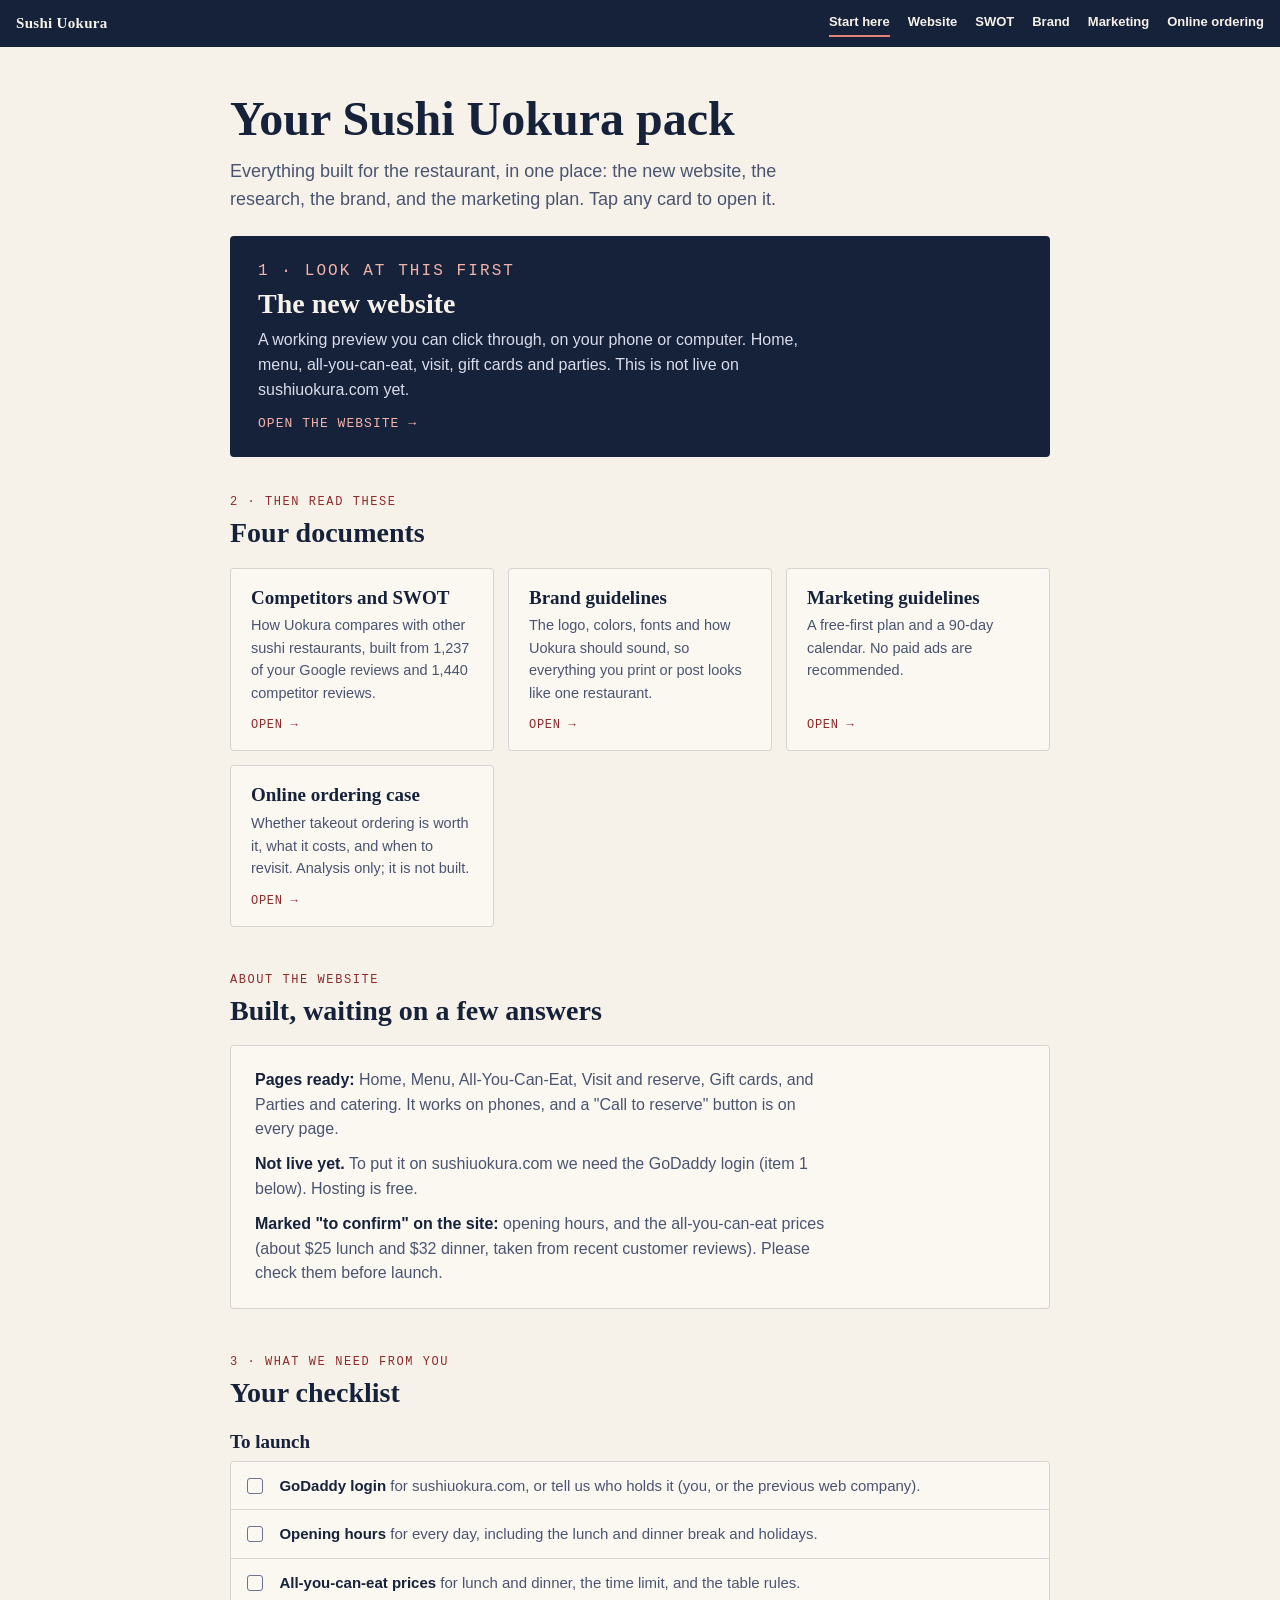
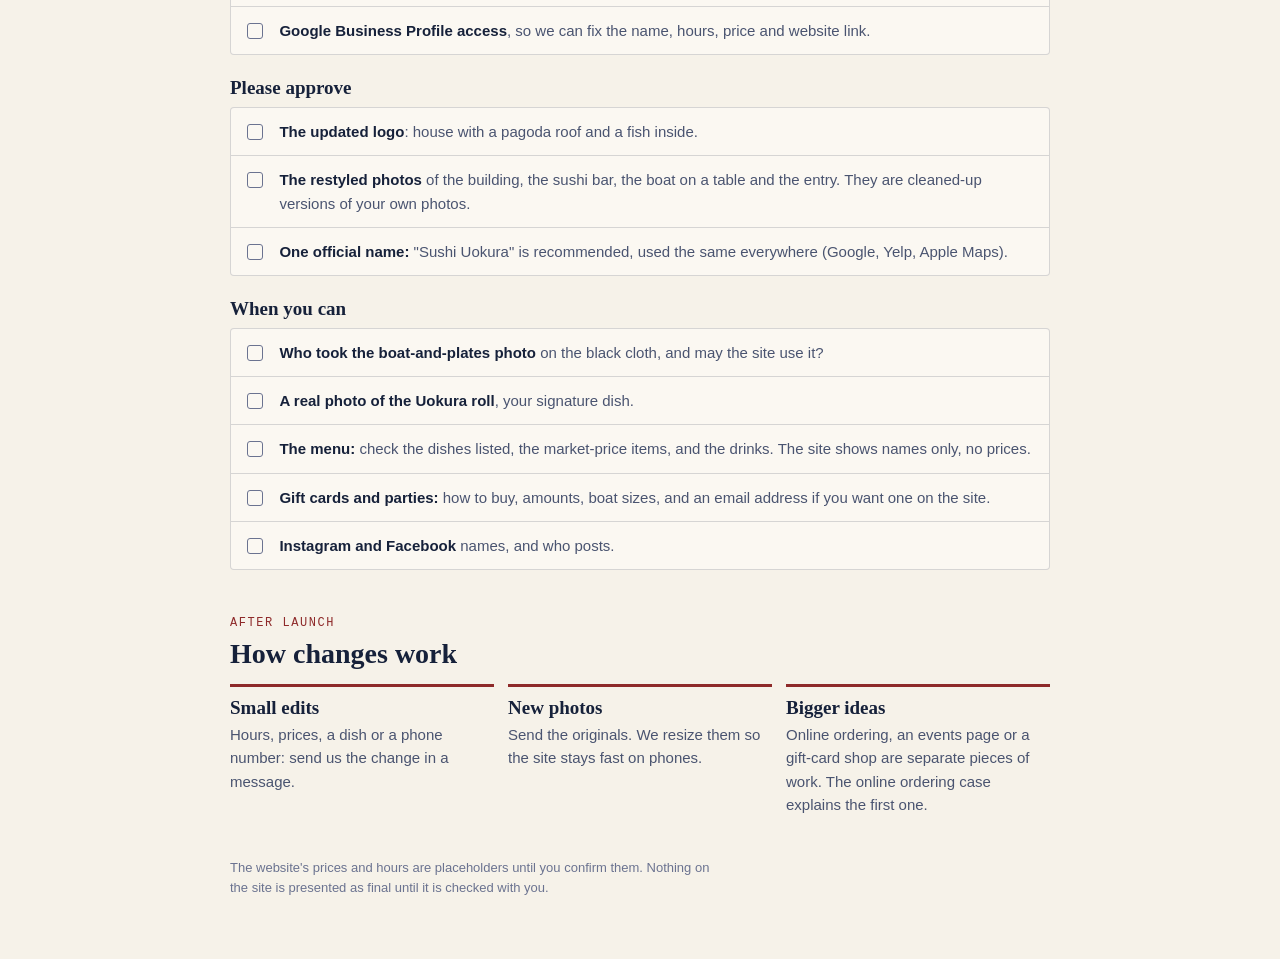
<file: index.html>
<!doctype html><html lang="en"><head><meta charset="utf-8"><meta name="viewport" content="width=device-width,initial-scale=1,viewport-fit=cover"><meta name="robots" content="noindex"><style>:root{color-scheme:light}body{margin:0}</style></head><body>
<title>Sushi Uokura Owner Pack</title>
<style>
:root{--paper:#F6F2E9;--raised:#FBF8F2;--ink:#16213A;--soft:#4A5470;--faint:#6B7390;--red:#8E2A2A;--tint:#E9EBF3;--line:rgba(22,33,58,.16);--serif:"Iowan Old Style","Palatino Linotype",Palatino,Georgia,serif;--sans:-apple-system,BlinkMacSystemFont,"Segoe UI",Arial,sans-serif;--mono:ui-monospace,"SF Mono",Menlo,Consolas,monospace}
@media (prefers-color-scheme:dark){:root:not([data-theme="light"]){--paper:#12182A;--raised:#182036;--ink:#ECE7DA;--soft:#B7BDD3;--faint:#98A1BE;--red:#E08278;--tint:#202B48;--line:rgba(236,231,218,.18);color-scheme:dark}}
:root[data-theme="dark"]{--paper:#12182A;--raised:#182036;--ink:#ECE7DA;--soft:#B7BDD3;--faint:#98A1BE;--red:#E08278;--tint:#202B48;--line:rgba(236,231,218,.18);color-scheme:dark}
*{box-sizing:border-box}body{background:var(--paper);color:var(--ink);font-family:var(--sans);line-height:1.55;-webkit-font-smoothing:antialiased}
.wrap{max-width:860px;margin:0 auto;padding:0 20px}
h1,h2,h3{font-family:var(--serif);text-wrap:balance;line-height:1.15;margin:0}
h1{font-size:clamp(32px,5.5vw,48px);margin:44px 0 12px}h2{font-size:clamp(22px,3.2vw,28px);margin-bottom:6px}h3{font-size:19px}
.eyebrow{font:12px var(--mono);letter-spacing:.13em;text-transform:uppercase;color:var(--red);margin:0 0 8px}
.lede{font-size:18px;color:var(--soft);max-width:58ch;margin:0}
section{padding:38px 0 8px}
p{max-width:64ch;color:var(--soft)}
.docs{display:grid;grid-template-columns:repeat(auto-fit,minmax(250px,1fr));gap:14px;margin-top:18px}
.doc{display:flex;flex-direction:column;gap:6px;min-width:0;border:1px solid var(--line);border-radius:4px;background:var(--raised);padding:18px 20px;text-decoration:none;color:inherit}
.doc:hover,.doc:focus-visible{border-color:var(--red);outline:none}
.doc h3{color:var(--ink)}.doc p{margin:0;font-size:14.5px}
.doc span{margin-top:auto;padding-top:8px;font:12px var(--mono);color:var(--red);letter-spacing:.06em}
.hero-card{display:flex;flex-direction:column;gap:8px;margin-top:22px;padding:24px 26px;border-radius:4px;background:#16213A;color:#F6F2E9;text-decoration:none;border:2px solid #16213A}
.hero-card:hover,.hero-card:focus-visible{border-color:#E08278;outline:none}
.hero-card h2{color:#F6F2E9;margin:0}.hero-card p{margin:0;color:#D9DCEA;font-size:16px}
.hero-card span{margin-top:6px;font:13px var(--mono);letter-spacing:.08em;color:#F4B3AA}
.status{background:var(--raised);border:1px solid var(--line);border-radius:4px;padding:22px 24px;margin-top:18px}
.status p{margin:0}.status p+p{margin-top:10px}.status strong{color:var(--ink)}
.group{margin-top:22px}.group h3{margin-bottom:8px}
ul.todo{list-style:none;margin:0;padding:0;display:grid;gap:0;border:1px solid var(--line);border-radius:4px;background:var(--raised)}
ul.todo li{display:grid;grid-template-columns:1.4rem 1fr;gap:10px;padding:12px 16px;border-bottom:1px solid var(--line);color:var(--soft);font-size:15px}
ul.todo li:last-child{border-bottom:0}ul.todo li::before{content:"";width:14px;height:14px;margin-top:4px;border:1.5px solid var(--faint);border-radius:3px}
ul.todo b{color:var(--ink)}
.how{display:grid;grid-template-columns:repeat(auto-fit,minmax(220px,1fr));gap:14px;margin-top:14px}
.how div{border-top:3px solid var(--red);padding-top:10px}.how p{margin:4px 0 0;font-size:15px}
footer{padding:34px 0 60px;font-size:13px;color:var(--faint);max-width:68ch}
</style>
<style>.sunav{position:sticky;top:env(safe-area-inset-top,0px);z-index:50;display:flex;flex-wrap:wrap;gap:4px 18px;align-items:center;padding:10px 16px;background:#16213A;color:#F6F2E9;font:600 13px/1.3 -apple-system,BlinkMacSystemFont,"Segoe UI",Arial,sans-serif}
.sunav__brand{margin-right:auto;font-family:"Iowan Old Style",Palatino,Georgia,serif;font-size:15px;letter-spacing:.02em}
.sunav a{color:#F6F2E9;text-decoration:none;padding:4px 0;border-bottom:2px solid transparent}
.sunav a:hover,.sunav a:focus-visible{border-bottom-color:#E08278;outline:none}
.sunav a[aria-current="page"]{border-bottom-color:#E08278}
</style>
<nav class="sunav" aria-label="Sushi Uokura documents"><span class="sunav__brand">Sushi Uokura</span><a href="#" aria-current="page">Start here</a><a href="website/index.html">Website</a><a href="swot.html">SWOT</a><a href="brand.html">Brand</a><a href="marketing.html">Marketing</a><a href="online-ordering.html">Online ordering</a></nav>
<div class="wrap">
<h1>Your Sushi Uokura pack</h1>
<p class="lede">Everything built for the restaurant, in one place: the new website, the research, the brand, and the marketing plan. Tap any card to open it.</p>

<a class="hero-card" href="website/index.html"><p class="eyebrow" style="color:#F4B3AA;margin:0">1 · Look at this first</p><h2>The new website</h2><p>A working preview you can click through, on your phone or computer. Home, menu, all-you-can-eat, visit, gift cards and parties. This is not live on sushiuokura.com yet.</p><span>OPEN THE WEBSITE →</span></a>

<section><p class="eyebrow">2 · Then read these</p><h2>Four documents</h2>
<div class="docs">
<a class="doc" href="swot.html"><h3>Competitors and SWOT</h3><p>How Uokura compares with other sushi restaurants, built from 1,237 of your Google reviews and 1,440 competitor reviews.</p><span>OPEN →</span></a>
<a class="doc" href="brand.html"><h3>Brand guidelines</h3><p>The logo, colors, fonts and how Uokura should sound, so everything you print or post looks like one restaurant.</p><span>OPEN →</span></a>
<a class="doc" href="marketing.html"><h3>Marketing guidelines</h3><p>A free-first plan and a 90-day calendar. No paid ads are recommended.</p><span>OPEN →</span></a>
<a class="doc" href="online-ordering.html"><h3>Online ordering case</h3><p>Whether takeout ordering is worth it, what it costs, and when to revisit. Analysis only; it is not built.</p><span>OPEN →</span></a>
</div></section>

<section><p class="eyebrow">About the website</p><h2>Built, waiting on a few answers</h2>
<div class="status"><p><strong>Pages ready:</strong> Home, Menu, All-You-Can-Eat, Visit and reserve, Gift cards, and Parties and catering. It works on phones, and a "Call to reserve" button is on every page.</p>
<p><strong>Not live yet.</strong> To put it on sushiuokura.com we need the GoDaddy login (item 1 below). Hosting is free.</p>
<p><strong>Marked "to confirm" on the site:</strong> opening hours, and the all-you-can-eat prices (about $25 lunch and $32 dinner, taken from recent customer reviews). Please check them before launch.</p></div></section>

<section><p class="eyebrow">3 · What we need from you</p><h2>Your checklist</h2>
<div class="group"><h3>To launch</h3><ul class="todo">
<li><span><b>GoDaddy login</b> for sushiuokura.com, or tell us who holds it (you, or the previous web company).</span></li>
<li><span><b>Opening hours</b> for every day, including the lunch and dinner break and holidays.</span></li>
<li><span><b>All-you-can-eat prices</b> for lunch and dinner, the time limit, and the table rules.</span></li>
<li><span><b>Google Business Profile access</b>, so we can fix the name, hours, price and website link.</span></li></ul></div>
<div class="group"><h3>Please approve</h3><ul class="todo">
<li><span><b>The updated logo</b>: house with a pagoda roof and a fish inside.</span></li>
<li><span><b>The restyled photos</b> of the building, the sushi bar, the boat on a table and the entry. They are cleaned-up versions of your own photos.</span></li>
<li><span><b>One official name:</b> "Sushi Uokura" is recommended, used the same everywhere (Google, Yelp, Apple Maps).</span></li></ul></div>
<div class="group"><h3>When you can</h3><ul class="todo">
<li><span><b>Who took the boat-and-plates photo</b> on the black cloth, and may the site use it?</span></li>
<li><span><b>A real photo of the Uokura roll</b>, your signature dish.</span></li>
<li><span><b>The menu:</b> check the dishes listed, the market-price items, and the drinks. The site shows names only, no prices.</span></li>
<li><span><b>Gift cards and parties:</b> how to buy, amounts, boat sizes, and an email address if you want one on the site.</span></li>
<li><span><b>Instagram and Facebook</b> names, and who posts.</span></li></ul></div></section>

<section><p class="eyebrow">After launch</p><h2>How changes work</h2>
<div class="how">
<div><h3>Small edits</h3><p>Hours, prices, a dish or a phone number: send us the change in a message.</p></div>
<div><h3>New photos</h3><p>Send the originals. We resize them so the site stays fast on phones.</p></div>
<div><h3>Bigger ideas</h3><p>Online ordering, an events page or a gift-card shop are separate pieces of work. The online ordering case explains the first one.</p></div></div></section>

<footer>The website's prices and hours are placeholders until you confirm them. Nothing on the site is presented as final until it is checked with you.</footer>
</div>
</body></html>
</file>
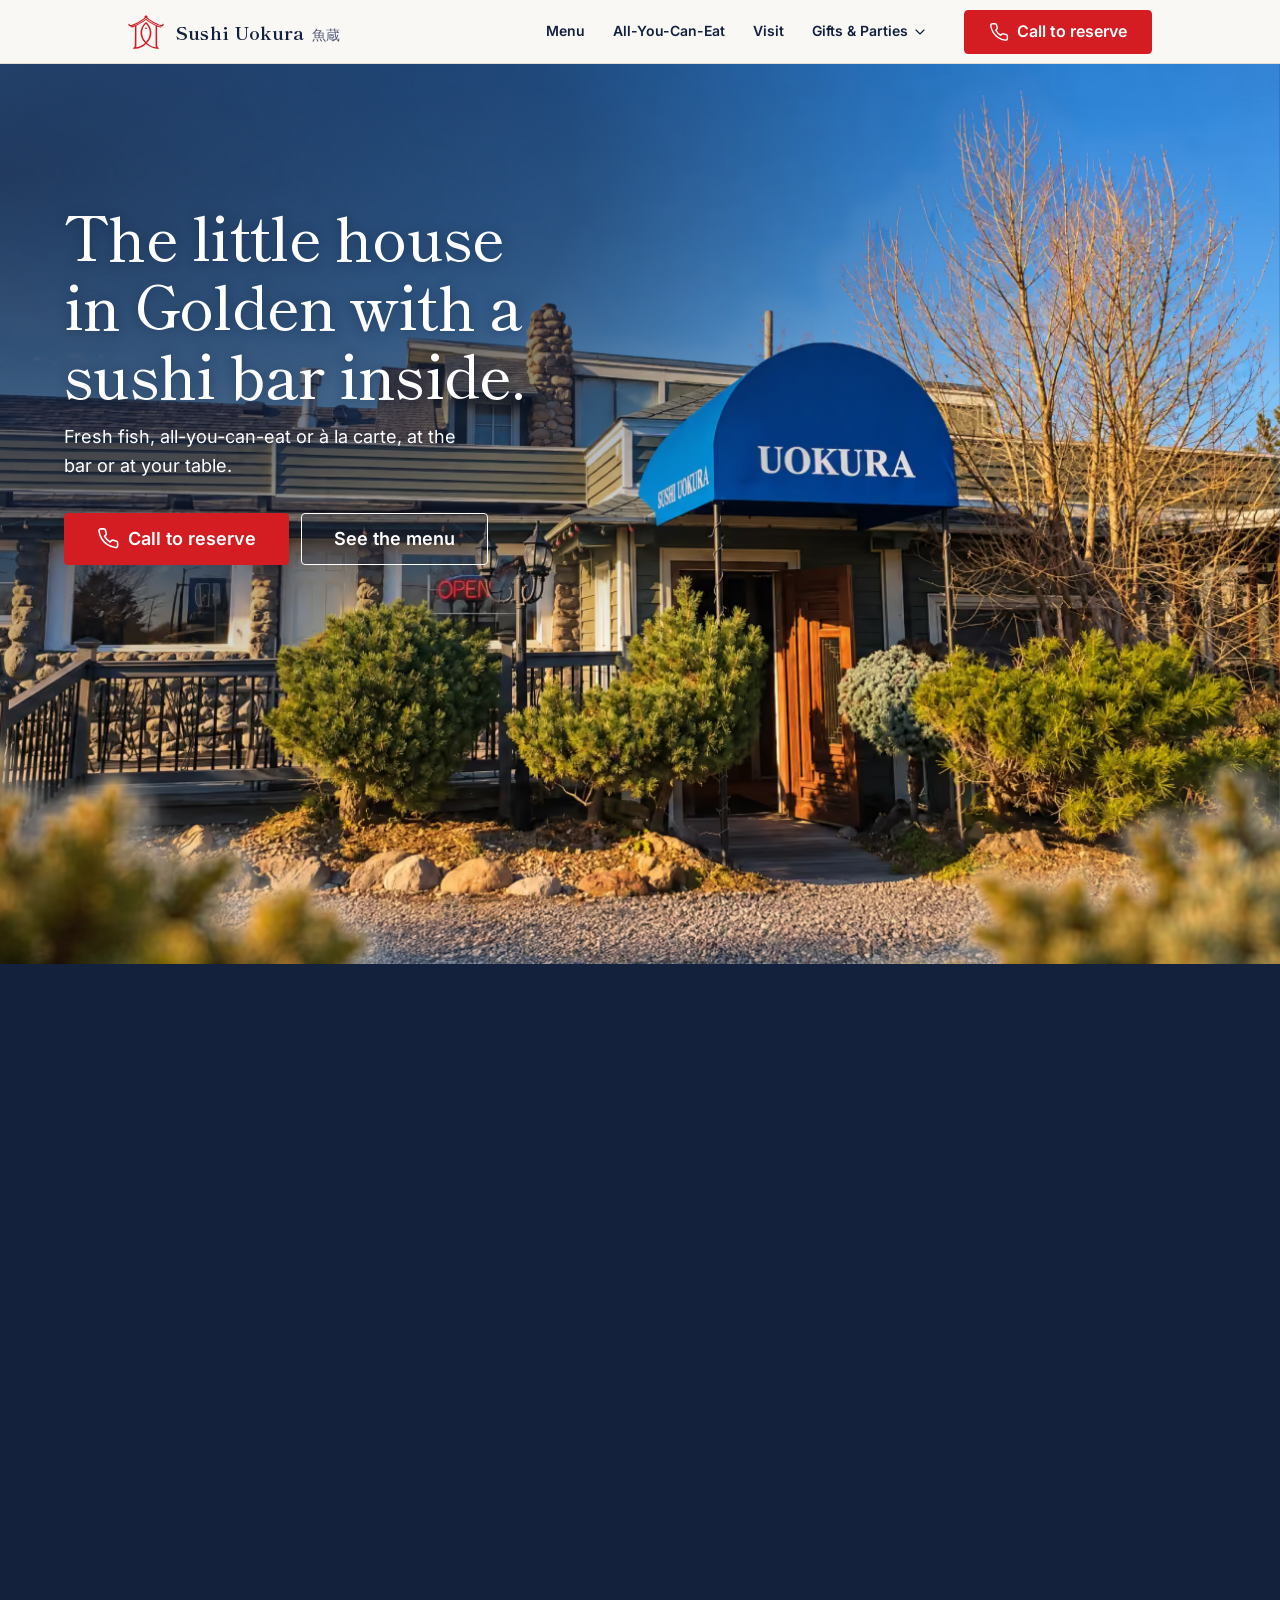
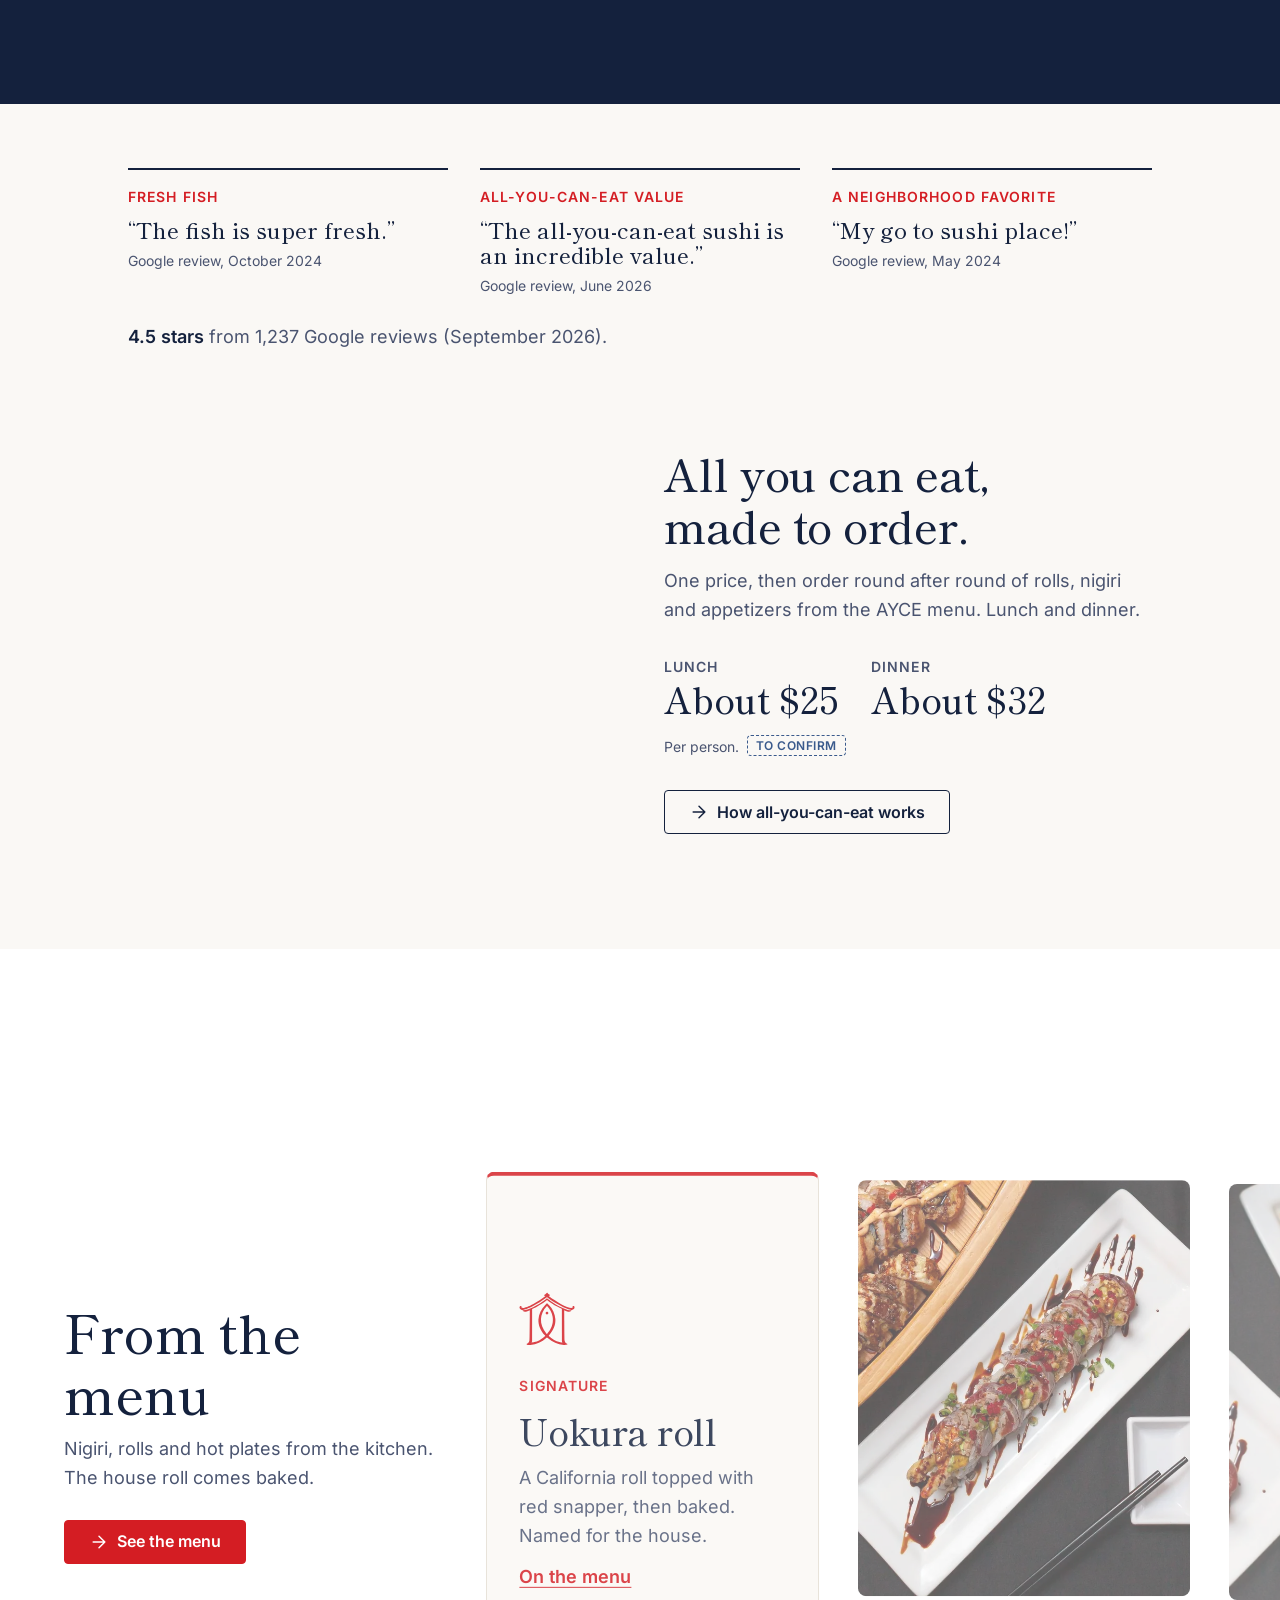
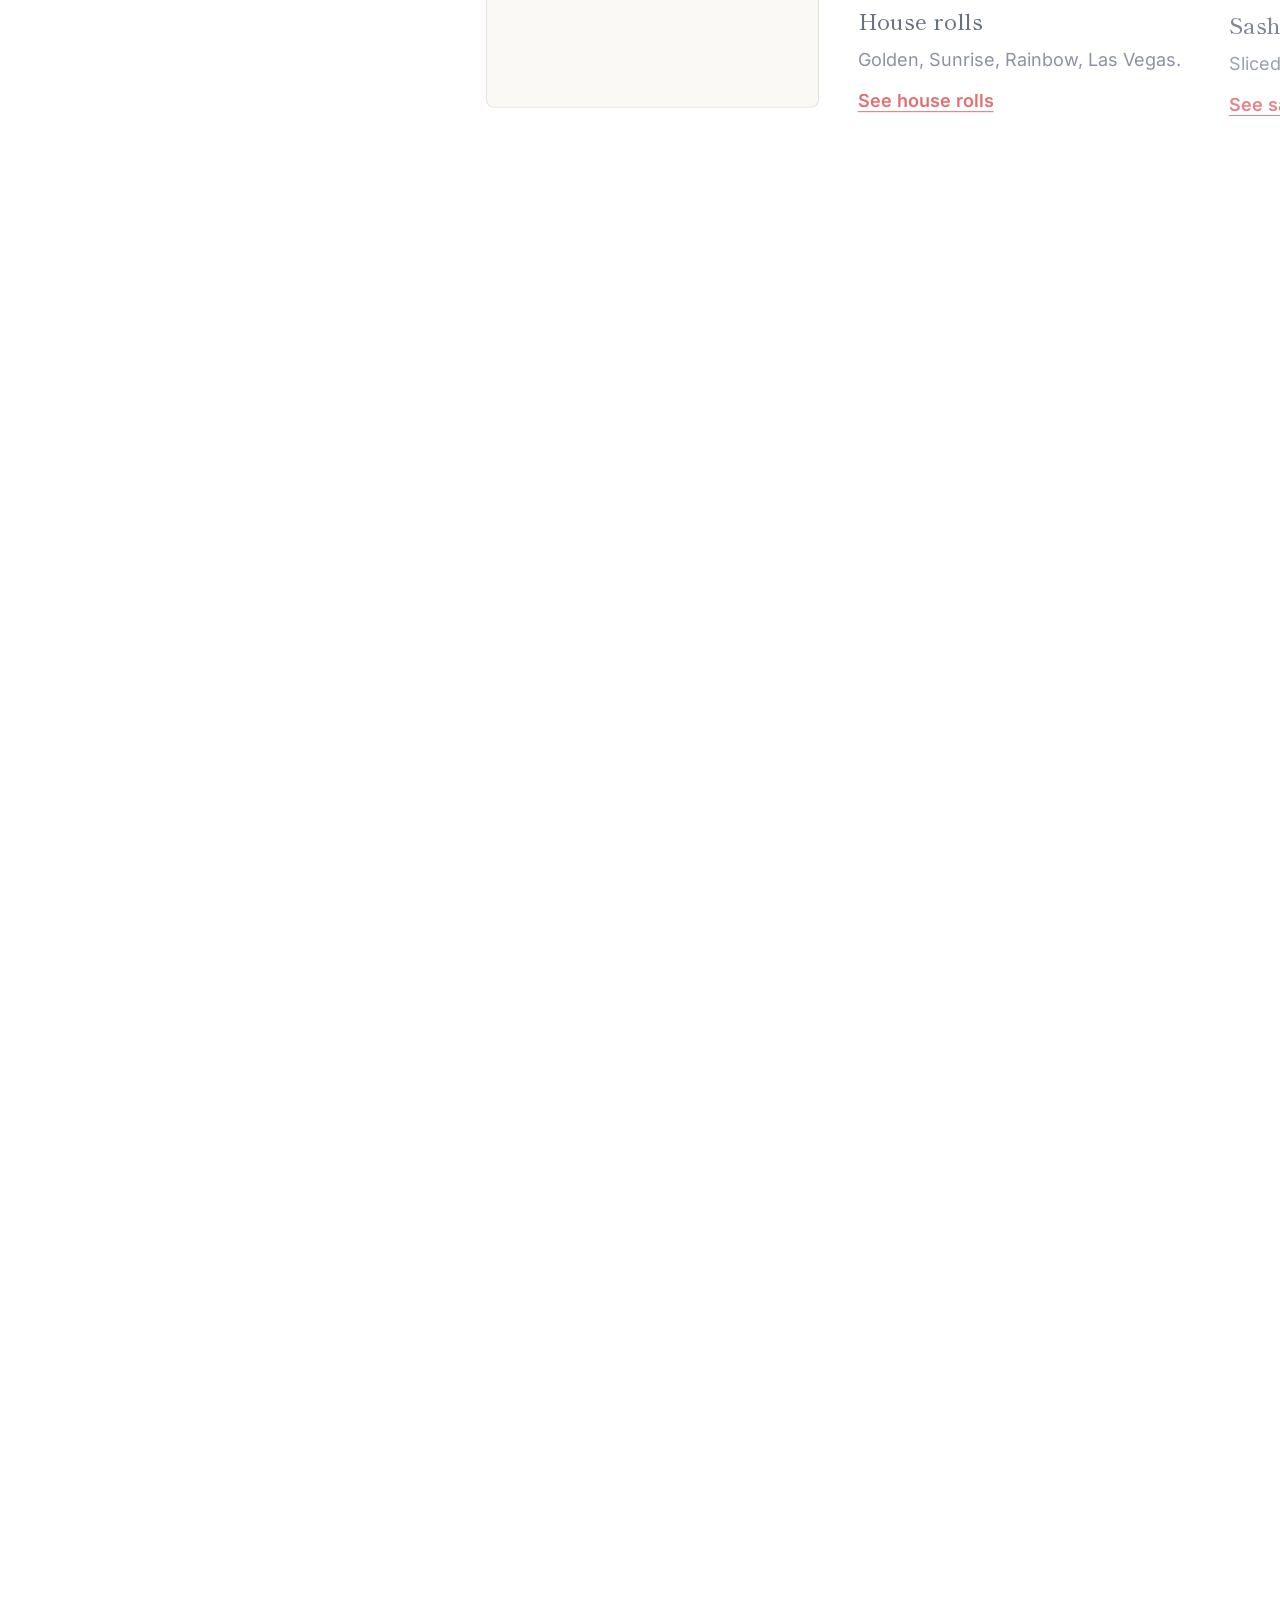
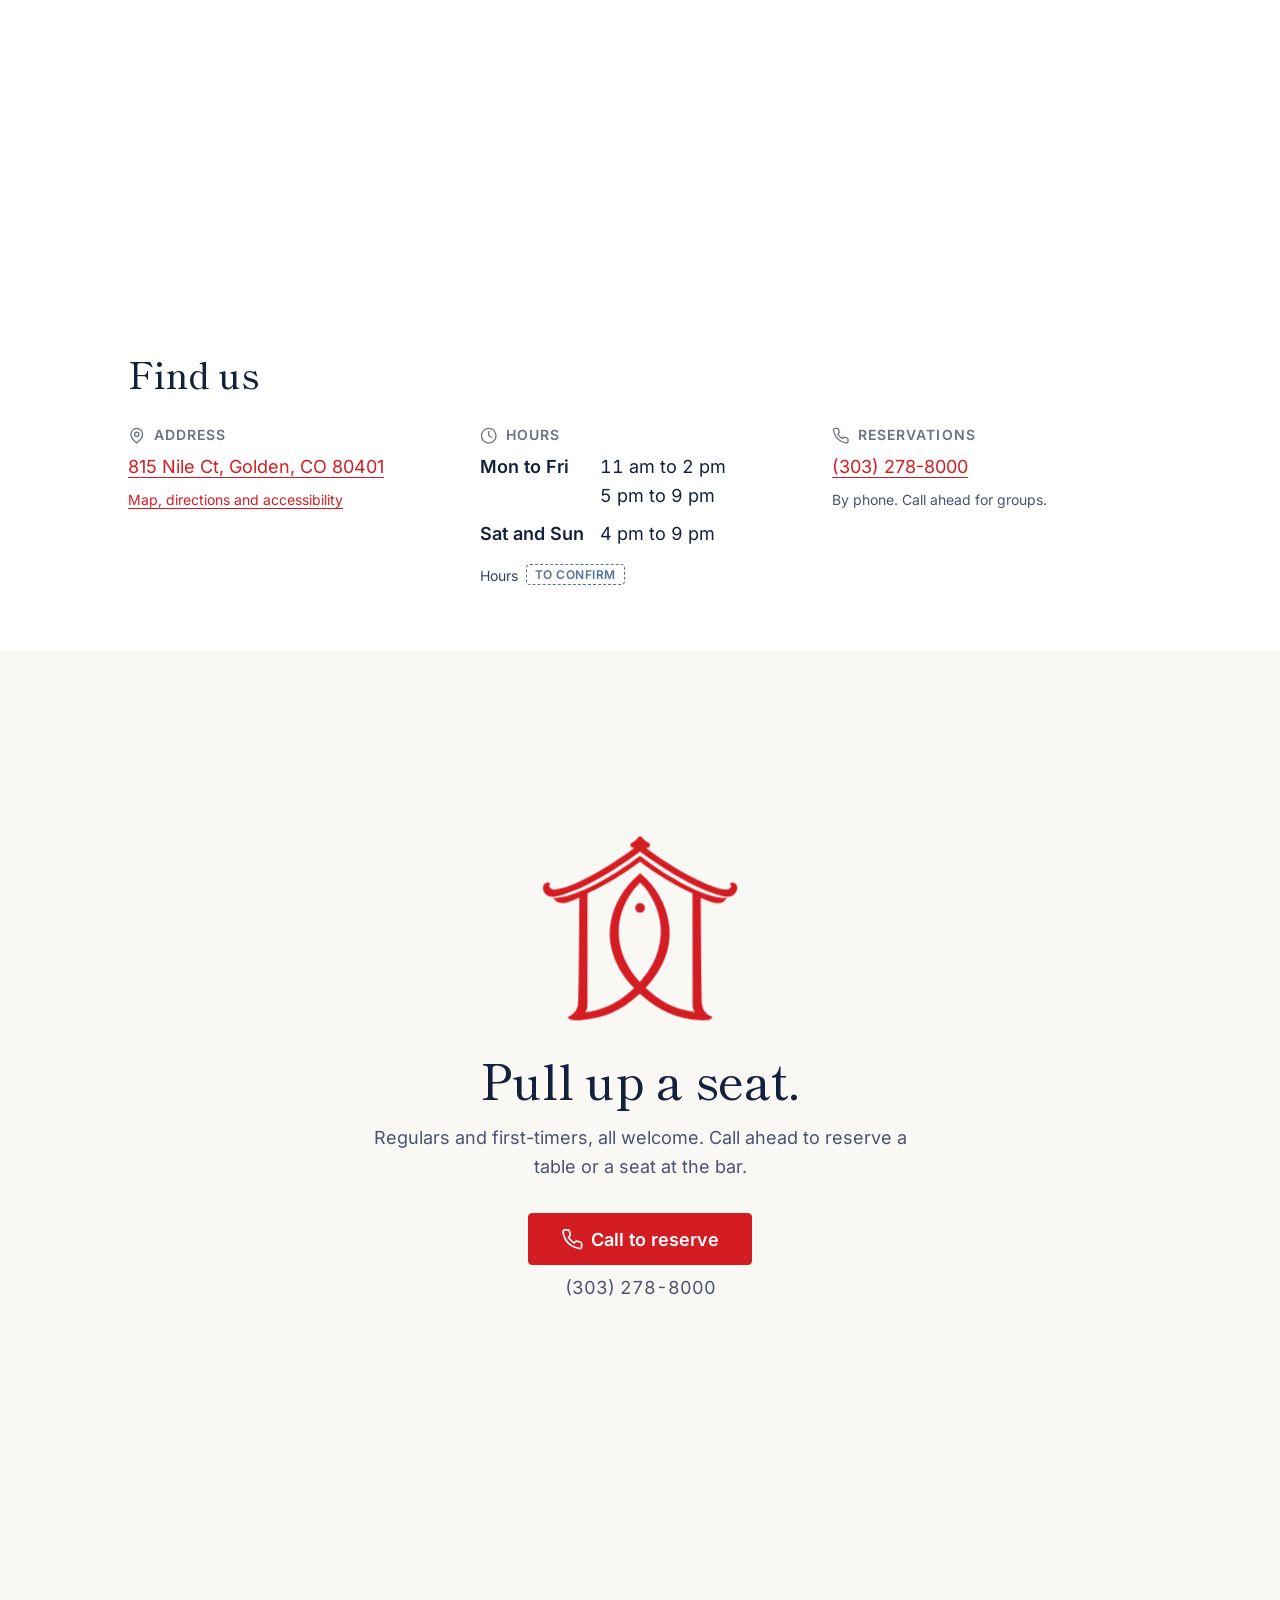
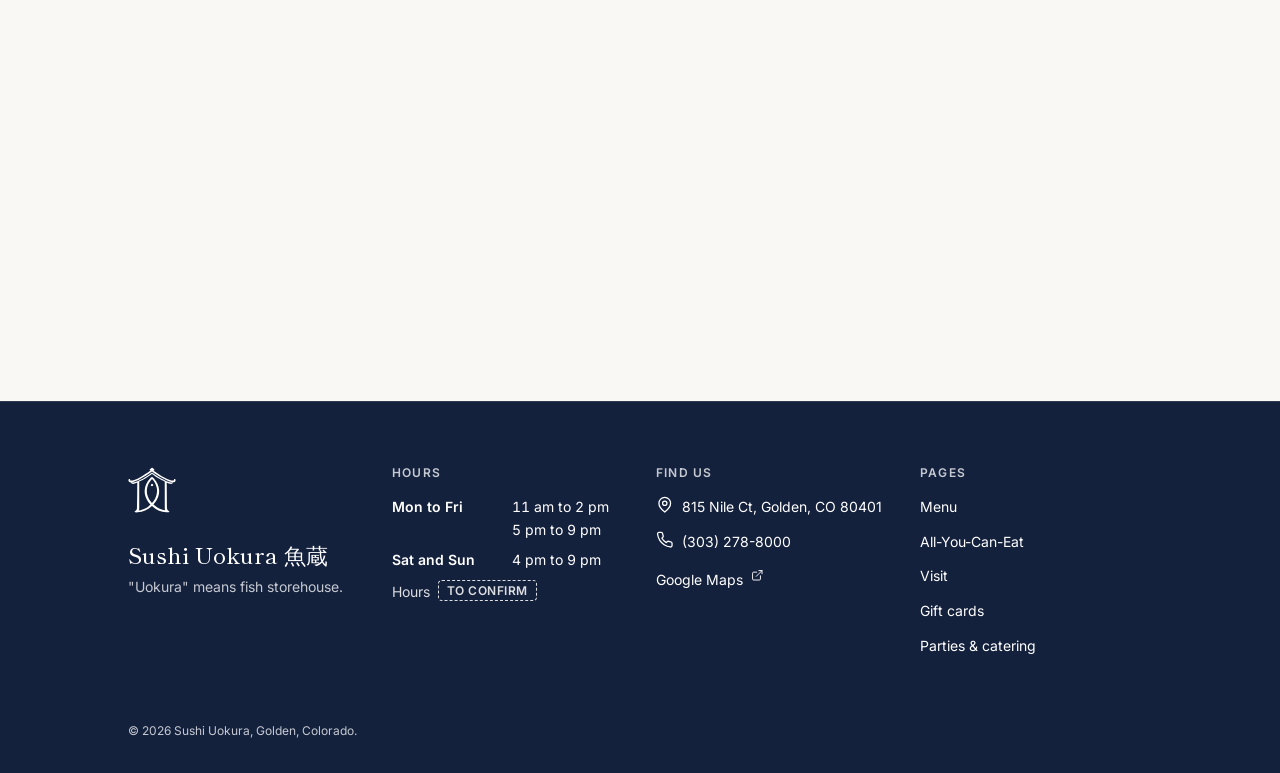
<file: website/index.html>
<!DOCTYPE html><html lang="en"><head><meta name="robots" content="noindex"><meta charset="utf-8"><meta name="viewport" content="width=device-width, initial-scale=1"><title>Sushi Uokura Website Preview</title><meta name="description" content="Neighborhood sushi bar at 815 Nile Ct, Golden, Colorado. All-you-can-eat or à la carte, lunch and dinner. Call (303) 278-8000 to reserve."><link rel="canonical" href="https://sushiuokura.com/index.html"><link rel="icon" href="favicon.svg" type="image/svg+xml"><link rel="apple-touch-icon" href="apple-touch-icon.png"><meta name="theme-color" content="#faf8f5" media="(prefers-color-scheme: light)"><meta name="theme-color" content="#0f1830" media="(prefers-color-scheme: dark)"><meta name="color-scheme" content="light dark"><meta property="og:type" content="website"><meta property="og:site_name" content="Sushi Uokura"><meta property="og:locale" content="en_US"><meta property="og:title" content="Sushi Uokura | Sushi &amp; All-You-Can-Eat in Golden, CO"><meta property="og:description" content="Neighborhood sushi bar at 815 Nile Ct, Golden, Colorado. All-you-can-eat or à la carte, lunch and dinner. Call (303) 278-8000 to reserve."><meta property="og:url" content="https://sushiuokura.com/index.html"><meta property="og:image" content="https://sushiuokura.com/og-image.jpg"><meta property="og:image:width" content="1200"><meta property="og:image:height" content="630"><meta property="og:image:alt" content="The front of Sushi Uokura in Golden, Colorado: a small house with a blue UOKURA awning."><meta name="twitter:card" content="summary_large_image"><meta name="twitter:title" content="Sushi Uokura | Sushi &amp; All-You-Can-Eat in Golden, CO"><meta name="twitter:description" content="Neighborhood sushi bar at 815 Nile Ct, Golden, Colorado. All-you-can-eat or à la carte, lunch and dinner. Call (303) 278-8000 to reserve."><meta name="twitter:image" content="https://sushiuokura.com/og-image.jpg"><meta name="twitter:image:alt" content="The front of Sushi Uokura in Golden, Colorado: a small house with a blue UOKURA awning."><script type="application/ld+json">{"@context":"https://schema.org","@type":"Restaurant","@id":"https://sushiuokura.com/#restaurant","name":"Sushi Uokura","alternateName":["Uokura","Sushi Uokura 魚蔵"],"url":"https://sushiuokura.com","image":"https://sushiuokura.com/og-image.jpg","logo":"https://sushiuokura.com/apple-touch-icon.png","description":"A neighborhood sushi bar in a little house in Golden. Sushi, rolls, hot plates and all-you-can-eat sushi at lunch and dinner.","telephone":"+13032788000","servesCuisine":["Japanese","Sushi"],"acceptsReservations":"By phone","menu":"https://sushiuokura.com/menu","hasMenu":"https://sushiuokura.com/menu","address":{"@type":"PostalAddress","streetAddress":"815 Nile Ct","addressLocality":"Golden","addressRegion":"CO","postalCode":"80401","addressCountry":"US"},"geo":{"@type":"GeoCoordinates","latitude":39.7295161,"longitude":-105.1782027},"hasMap":"https://maps.app.goo.gl/jYmSZUCRbSrGxAA89","openingHoursSpecification":[{"@type":"OpeningHoursSpecification","dayOfWeek":["Monday","Tuesday","Wednesday","Thursday","Friday"],"opens":"11:00","closes":"14:00"},{"@type":"OpeningHoursSpecification","dayOfWeek":["Monday","Tuesday","Wednesday","Thursday","Friday"],"opens":"17:00","closes":"21:00"},{"@type":"OpeningHoursSpecification","dayOfWeek":["Saturday","Sunday"],"opens":"16:00","closes":"21:00"}],"sameAs":["https://maps.app.goo.gl/jYmSZUCRbSrGxAA89"]}</script><!-- Without JavaScript nothing waits for the scroll engine: show everything. --><noscript><style>
        [data-sc-cue],
        [data-sc-in],
        [data-sc-stagger] > * {
          opacity: 1 !important;
          transform: none !important;
        }
      </style></noscript><style>.section[data-astro-cid-w6ymvdtg]{padding-block:var(--sc-section);background:var(--color-surface);color:var(--color-ink)}.section--raised[data-astro-cid-w6ymvdtg]{background:var(--color-surface-raised)}.section--ink[data-astro-cid-w6ymvdtg]{--color-ink:var(--palette-white);--color-ink-soft:color-mix(in oklab, var(--palette-white) 80%, var(--palette-navy));--color-primary:var(--palette-white);--color-primary-dark:var(--palette-white);background:var(--palette-navy);color:var(--palette-white)}.section--compact[data-astro-cid-w6ymvdtg]{padding-block:clamp(var(--space-12), 6vw, var(--space-16))}.section__inner[data-astro-cid-w6ymvdtg]{width:100%;max-width:var(--content-max-width);padding-inline:var(--sc-gutter);margin-inline:auto}.section__header[data-astro-cid-w6ymvdtg]{max-width:40rem;margin-bottom:var(--space-8)}.section__title[data-astro-cid-w6ymvdtg]{font-size:clamp(var(--text-xl), 1.2rem + 1.6vw, var(--text-2xl))}.section__intro[data-astro-cid-w6ymvdtg]{margin-top:var(--space-3);font-size:var(--text-md);line-height:var(--leading-normal);color:var(--color-ink-soft)}
</style><link rel="stylesheet" href="assets/BaseLayout.D23RLUJh.css"><link rel="stylesheet" href="assets/index.Bttr2ziM.css"></head><body><a class="skip-link" href="#main">Skip to content</a><header class="site-header" data-site-header data-astro-cid-fzpbxy5g><div class="site-header__inner" data-astro-cid-fzpbxy5g><a class="site-header__brand" href="index.html" aria-label="Sushi Uokura, home" data-astro-cid-fzpbxy5g><span class="logo logo--lockup" style="--logo-size: 2.25rem" data-astro-cid-f7espo7c><svg class="logo__mark" viewBox="50 26 1152 1152" aria-hidden="true" focusable="false" data-astro-cid-f7espo7c><path d="M621.4 68C619 69.2 615.1 72.8 612.1 76.5C603.8 86.7 593.8 95.4 585 99.9C575 105.1 571.4 108.1 570 112.6C566.5 123 575.4 134 587.5 134C593.3 134 593.1 134.4 581.7 142.8C510.9 195.2 420.8 252.9 345 294.4C244.3 349.5 148.3 383.6 117 375.6C100.3 371.3 91.5 357.4 100 348.8C103.6 345.3 103.8 343.1 100.8 340.3C97 336.9 94.4 336 87.8 336C71.8 336.1 61.1 347.4 60.2 365.2C58.7 394.8 84.2 418.9 117 419C152.1 419 247.6 384.8 330.9 342.3C419.7 296.9 533.9 225.2 616 163.2C621.2 159.3 625.8 156 626.1 156C626.4 156 630 158.4 634.1 161.4C709.6 216.7 773 258.4 849.5 303.2C927.7 348.9 1003.8 384 1066 403C1111.3 416.9 1123.8 419.6 1139.4 418.7C1155.3 417.9 1166.9 412.9 1177.9 401.9C1195.3 384.6 1198.1 357 1183.8 343.3C1174.1 334 1156.6 333.4 1151.2 342.2C1149.7 344.7 1149.7 344.9 1153.3 348.3C1161.2 355.7 1156.4 367.6 1143 373.9C1116 386.7 1017.8 353.3 908.5 294.2C838.1 256.2 739.5 193.2 673.6 144.1L660.6 134.5 666.9 133.8C678.1 132.6 684 126.9 684 117.6C684 110.9 681.4 106.8 674.8 103.1C657 93.3 654 90.9 641.4 76.6C632.1 66 628.6 64.5 621.4 68M603 197.1C425.1 330.9 220.4 429.6 130.8 424.7L121.1 424.2 123.7 429.3C125.1 432.1 129 437.2 132.4 440.6C156.3 464.5 196.2 460.9 262.3 428.9L272.3 424.1 271.6 536.3C269.8 842.9 267.1 1033.3 264.5 1048.3C259.1 1079.4 241 1102.9 212.2 1116.4C204.9 1119.9 204.1 1122.5 208.8 1127.7C218.1 1137.8 242.9 1141.2 283.7 1138.1C412.7 1128.3 515.6 1082.8 617.4 990.7L624.9 983.8 640.8 997.7C739.9 1084.2 843.4 1128.4 970.1 1138.1C989.8 1139.6 1021.6 1138.8 1028.1 1136.7C1038.4 1133.3 1048.6 1125.3 1047.8 1121.2C1047.6 1120.2 1043.7 1117.6 1038.5 1115C1008.9 1100.1 992.9 1078.7 987.6 1047C985.3 1033.1 982.9 876.5 981.5 653C981.2 604.9 980.7 533.9 980.4 495.3C979.9 443.1 980.1 425 980.9 425C981.5 425 985.5 426.7 989.8 428.9C1012.6 440.3 1040.4 450.5 1058.3 453.9C1086.5 459.4 1106.7 454.7 1121 439.3C1125.9 434.1 1131 426.6 1131 424.6C1131 424.4 1126.3 424.5 1120.7 424.7C1054.1 428.1 922 374.9 784 289.2C729.4 255.2 698.8 234.2 644 193.1C634.4 185.9 626.3 180 626 180.1C625.7 180.1 615.4 187.8 603 197.1M608.3 227.3C532.2 285.7 419.9 353.2 331.3 393.7L320 398.9 319.7 728.7L319.4 1058.5 317.2 1067.5C316 1072.5 313.4 1079.8 311.5 1083.8L308.1 1091 311.2 1091C318.3 1091 348.4 1085.6 367 1081C435.1 1064.1 494.7 1033.3 552.8 984.8C567.4 972.7 590 952 590 950.8C590 950.2 586.5 946.1 582.2 941.6C492.8 848.1 442.4 723.1 449.9 613.4C457.4 503.8 506.2 400 589.5 316.4C609.4 296.4 625.1 282 627 282C628.8 282 651.4 302.6 666.1 317.6C743.2 396.9 789 497.2 798 606.5C807.1 718.1 760.2 839 669.1 938.8C663.4 945 658.9 950.2 659.1 950.3C659.3 950.5 663.6 954.2 668.5 958.6C741.2 1023.6 803.6 1058.8 882 1078.9C903.1 1084.3 942.4 1091.8 943.7 1090.6C943.9 1090.4 942.4 1087.1 940.4 1083C938.4 1079 935.8 1071.6 934.7 1066.6L932.6 1057.5 932.2 728L931.9 398.5 926.2 396.1C913.3 390.7 855 361.6 835 350.6C764.1 311.6 688.2 262.6 637.3 222.8C631.1 217.9 625.9 214 625.8 214.1C625.6 214.1 617.8 220 608.3 227.3M615.2 348.7C546.4 422.3 506.4 513.6 502 607.3C497.3 706.6 535.4 810.6 608.6 897.5C613.7 903.6 619.5 910.1 621.5 912L625.2 915.5 629.6 910.5C660.6 875.5 691.4 829.1 707.4 793C709.3 788.9 712.7 781.2 715 776C720.1 764.4 727.8 742.2 733 723.7C748.2 670.3 751.1 612.9 741.4 556.5C727.8 477.3 685.9 395.2 632.2 342.7L626.3 336.8 615.2 348.7M619.7 456.1C602.4 460.3 593.4 480 601.4 496.3C614.5 523.1 654.4 513.6 654.3 483.7C654.3 475.2 652.5 470.6 646.9 464.5C640.5 457.6 628.7 453.9 619.7 456.1" fill="currentColor" fill-rule="evenodd" data-astro-cid-f7espo7c></path></svg><span class="logo__text" data-astro-cid-f7espo7c><span class="logo__name" data-astro-cid-f7espo7c>Sushi Uokura</span><span class="logo__ja" lang="ja" data-astro-cid-f7espo7c>魚蔵</span></span></span></a><nav class="site-nav" aria-label="Main" data-astro-cid-fzpbxy5g><ul class="site-nav__list" role="list" data-astro-cid-fzpbxy5g><li class="site-nav__item" data-astro-cid-fzpbxy5g><a class="site-nav__link" href="menu.html" data-astro-cid-fzpbxy5g>Menu</a></li><li class="site-nav__item" data-astro-cid-fzpbxy5g><a class="site-nav__link" href="all-you-can-eat.html" data-astro-cid-fzpbxy5g>All-You-Can-Eat</a></li><li class="site-nav__item" data-astro-cid-fzpbxy5g><a class="site-nav__link" href="visit.html" data-astro-cid-fzpbxy5g>Visit</a></li><li class="site-nav__item" data-astro-cid-fzpbxy5g><details class="site-nav__group" data-dismissable data-astro-cid-fzpbxy5g><summary class="site-nav__link site-nav__toggle" data-astro-cid-fzpbxy5g>Gifts &amp; Parties<svg class="icon site-nav__chevron" width="1rem" height="1rem" viewBox="0 0 24 24" fill="none" stroke="currentColor" stroke-width="1.75" stroke-linecap="round" stroke-linejoin="round" aria-hidden="true" focusable="false" data-astro-cid-ccg5yoga><path d="m6 9 6 6 6-6"/></svg></summary><ul class="site-nav__submenu" role="list" data-astro-cid-fzpbxy5g><li data-astro-cid-fzpbxy5g><a class="site-nav__sublink" href="gift-cards.html" data-astro-cid-fzpbxy5g>Gift cards</a></li><li data-astro-cid-fzpbxy5g><a class="site-nav__sublink" href="parties.html" data-astro-cid-fzpbxy5g>Parties &amp; catering</a></li></ul></details></li></ul></nav><a class="button button--primary button--md site-header__cta" href="tel:+13032788000" data-astro-cid-fzpbxy5g="true" data-astro-cid-ekguhzzh><svg class="icon" width="1.25em" height="1.25em" viewBox="0 0 24 24" fill="none" stroke="currentColor" stroke-width="1.75" stroke-linecap="round" stroke-linejoin="round" aria-hidden="true" focusable="false" data-astro-cid-ccg5yoga><path d="M22 16.92v3a2 2 0 0 1-2.18 2 19.79 19.79 0 0 1-8.63-3.07 19.5 19.5 0 0 1-6-6 19.79 19.79 0 0 1-3.07-8.67A2 2 0 0 1 4.11 2h3a2 2 0 0 1 2 1.72 12.84 12.84 0 0 0 .7 2.81 2 2 0 0 1-.45 2.11L8.09 9.91a16 16 0 0 0 6 6l1.27-1.27a2 2 0 0 1 2.11-.45 12.84 12.84 0 0 0 2.81.7A2 2 0 0 1 22 16.92z"/></svg><span class="button__label" data-astro-cid-ekguhzzh>Call to reserve</span></a><details class="mobile-nav" data-dismissable data-mobile-nav data-astro-cid-fzpbxy5g><summary class="mobile-nav__toggle" data-astro-cid-fzpbxy5g><span class="mobile-nav__icon mobile-nav__icon--open" data-astro-cid-fzpbxy5g><svg class="icon" width="1.5rem" height="1.5rem" viewBox="0 0 24 24" fill="none" stroke="currentColor" stroke-width="1.75" stroke-linecap="round" stroke-linejoin="round" aria-hidden="true" focusable="false" data-astro-cid-ccg5yoga><path d="M4 7h16M4 12h16M4 17h16"/></svg></span><span class="mobile-nav__icon mobile-nav__icon--close" data-astro-cid-fzpbxy5g><svg class="icon" width="1.5rem" height="1.5rem" viewBox="0 0 24 24" fill="none" stroke="currentColor" stroke-width="1.75" stroke-linecap="round" stroke-linejoin="round" aria-hidden="true" focusable="false" data-astro-cid-ccg5yoga><path d="M18 6 6 18M6 6l12 12"/></svg></span><span class="visually-hidden" data-astro-cid-fzpbxy5g>Site navigation</span></summary><div class="mobile-nav__panel" data-astro-cid-fzpbxy5g><nav aria-label="Main, mobile" data-astro-cid-fzpbxy5g><ul class="mobile-nav__list" role="list" data-astro-cid-fzpbxy5g><li data-astro-cid-fzpbxy5g><a class="mobile-nav__link" href="index.html" data-astro-cid-fzpbxy5g>Home</a></li><li data-astro-cid-fzpbxy5g><a class="mobile-nav__link" href="menu.html" data-astro-cid-fzpbxy5g>Menu</a></li><li data-astro-cid-fzpbxy5g><a class="mobile-nav__link" href="all-you-can-eat.html" data-astro-cid-fzpbxy5g>All-You-Can-Eat</a></li><li data-astro-cid-fzpbxy5g><a class="mobile-nav__link" href="visit.html" data-astro-cid-fzpbxy5g>Visit</a></li><li data-astro-cid-fzpbxy5g><a class="mobile-nav__link" href="gift-cards.html" data-astro-cid-fzpbxy5g>Gift cards</a></li><li data-astro-cid-fzpbxy5g><a class="mobile-nav__link" href="parties.html" data-astro-cid-fzpbxy5g>Parties &amp; catering</a></li></ul></nav><div class="mobile-nav__contact" data-astro-cid-fzpbxy5g><a class="button button--primary button--lg" href="tel:+13032788000" data-astro-cid-fzpbxy5g="true" data-astro-cid-ekguhzzh><svg class="icon" width="1.25em" height="1.25em" viewBox="0 0 24 24" fill="none" stroke="currentColor" stroke-width="1.75" stroke-linecap="round" stroke-linejoin="round" aria-hidden="true" focusable="false" data-astro-cid-ccg5yoga><path d="M22 16.92v3a2 2 0 0 1-2.18 2 19.79 19.79 0 0 1-8.63-3.07 19.5 19.5 0 0 1-6-6 19.79 19.79 0 0 1-3.07-8.67A2 2 0 0 1 4.11 2h3a2 2 0 0 1 2 1.72 12.84 12.84 0 0 0 .7 2.81 2 2 0 0 1-.45 2.11L8.09 9.91a16 16 0 0 0 6 6l1.27-1.27a2 2 0 0 1 2.11-.45 12.84 12.84 0 0 0 2.81.7A2 2 0 0 1 22 16.92z"/></svg><span class="button__label" data-astro-cid-ekguhzzh>Call to reserve</span></a><p class="mobile-nav__phone" data-astro-cid-fzpbxy5g>(303) 278-8000</p></div></div></details></div></header><script type="module">var e=[...document.querySelectorAll(`[data-dismissable]`)],t=document.querySelector(`[data-mobile-nav]`),n=t=>e.forEach(e=>{e!==t&&(e.open=!1)});e.forEach(e=>e.addEventListener(`toggle`,()=>{e.open&&n(e),e===t&&document.documentElement.classList.toggle(`has-open-menu`,e.open)})),document.addEventListener(`keydown`,t=>{if(t.key!==`Escape`)return;let n=e.find(e=>e.open);n&&(n.open=!1,n.querySelector(`summary`)?.focus())}),document.addEventListener(`click`,n=>{let r=n.target;e.forEach(e=>{e.open&&e!==t&&!e.contains(r)&&(e.open=!1)})}),t?.querySelectorAll(`a`).forEach(e=>e.addEventListener(`click`,()=>t.open=!1));</script><main id="main"><section class="house-entry" data-sc-act="pin" data-sc-span="3.6" data-house-entry data-geometry="{&quot;viewBox&quot;:&quot;50 26 1152 1152&quot;,&quot;window&quot;:[[294.5,381.5],[324,381.5],[336,376],[348,370.5],[360,364.5],[372,358.5],[384,352],[396,345.5],[408,339],[420,332],[432,325.5],[444,318.5],[456,311.5],[468,304.5],[480,297],[492,289.5],[504,282],[516,274],[528,266.5],[540,258.5],[552,250.5],[564,241.5],[576,233.5],[588,224.5],[600,215.5],[612,206.5],[624,197.5],[636,204],[648,214],[660,222.5],[672,231],[684,239.5],[696,248.5],[708,256.5],[720,264.5],[732,272.5],[744,280],[756,288],[768,295],[780,302.5],[792,310],[804,317],[816,324],[828,331],[840,338],[852,344.5],[864,350.5],[876,357],[888,363],[900,369],[912,375],[924,380],[927,382],[956.5,382],[956.5,1110.5],[927,1110.5],[924,1110],[912,1108],[900,1105.5],[888,1103],[876,1100.5],[864,1097],[852,1093],[840,1089.5],[828,1085.5],[816,1080.5],[804,1076],[792,1070.5],[780,1064.5],[768,1058],[756,1051.5],[744,1044.5],[732,1037],[720,1029],[708,1020.5],[696,1012],[684,1002.5],[672,992.5],[660,982],[648,945.5],[636,948],[624,949],[612,948],[600,946.5],[588,984],[576,994],[564,1004],[552,1013.5],[540,1022.5],[528,1031],[516,1039.5],[504,1046.5],[492,1054],[480,1060.5],[468,1066.5],[456,1072],[444,1077.5],[432,1083],[420,1087],[408,1091.5],[396,1095],[384,1099],[372,1102],[360,1104.5],[348,1107],[336,1109.5],[324,1111],[294.5,1111]],&quot;box&quot;:{&quot;x0&quot;:294.5,&quot;x1&quot;:956.5,&quot;y0&quot;:197.5,&quot;y1&quot;:1111}}" aria-labelledby="house-entry-title" data-astro-cid-3pijrk65><div class="house-entry__stage" data-sc-stage data-astro-cid-3pijrk65><div class="house-entry__outside" aria-hidden="true" data-astro-cid-3pijrk65><picture class="house-entry__plane house-entry__plane--sky" data-plane="sky" data-astro-cid-3pijrk65="true"><source media="(max-aspect-ratio: 4/5)" type="image/avif" srcset="assets/sky-plate-portrait.Ca7U0C9v_Z1r3RVP.avif 640w, assets/sky-plate-portrait.Ca7U0C9v_1uRouE.avif 960w, assets/sky-plate-portrait.Ca7U0C9v_20RFjr.avif 1280w" sizes="100vw"><source media="(max-aspect-ratio: 4/5)" type="image/webp" srcset="assets/sky-plate-portrait.Ca7U0C9v_Z1EUkmT.webp 640w, assets/sky-plate-portrait.Ca7U0C9v_1h0W4A.webp 960w, assets/sky-plate-portrait.Ca7U0C9v_3pRSl.webp 1280w" sizes="100vw"><source type="image/avif" srcset="assets/sky-plate.BGHNCedN_Z2bfRce.avif 960w, assets/sky-plate.BGHNCedN_Z15WmHg.avif 1600w, assets/sky-plate.BGHNCedN_Z1HGnlE.avif 2400w" sizes="100vw"><source type="image/webp" srcset="assets/sky-plate.BGHNCedN_Z20EdYK.webp 960w, assets/sky-plate.BGHNCedN_ZMwAbs.webp 1600w, assets/sky-plate.BGHNCedN_Z2vYvOC.webp 2400w" sizes="100vw"><img src="assets/sky-plate.BGHNCedN_ZMwAbs.webp" alt width="2688" height="1520" loading="eager" decoding="async"></picture><picture class="house-entry__plane house-entry__plane--house" data-plane="house" data-astro-cid-3pijrk65="true"><source media="(max-aspect-ratio: 4/5)" type="image/avif" srcset="assets/house-plane-portrait.BkiwZU1o_Z21zVWY.avif 640w, assets/house-plane-portrait.BkiwZU1o_KWtBT.avif 960w, assets/house-plane-portrait.BkiwZU1o_2e45xJ.avif 1280w" sizes="100vw"><source media="(max-aspect-ratio: 4/5)" type="image/webp" srcset="assets/house-plane-portrait.BkiwZU1o_1qFBWq.webp 640w, assets/house-plane-portrait.BkiwZU1o_ZPX5gC.webp 960w, assets/house-plane-portrait.BkiwZU1o_Z2gSkM7.webp 1280w" sizes="100vw"><source type="image/avif" srcset="assets/house-plane.Bt_P2QjX_14Lcs9.avif 960w, assets/house-plane.Bt_P2QjX_Z1Ug8m2.avif 1600w, assets/house-plane.Bt_P2QjX_Z32Avi.avif 2400w" sizes="100vw"><source type="image/webp" srcset="assets/house-plane.Bt_P2QjX_2tsNlC.webp 960w, assets/house-plane.Bt_P2QjX_VMrLe.webp 1600w, assets/house-plane.Bt_P2QjX_2soiKW.webp 2400w" sizes="100vw"><img src="assets/house-plane.Bt_P2QjX_VMrLe.webp" alt width="2688" height="1520" loading="eager" decoding="async" fetchpriority="high"></picture><picture class="house-entry__plane house-entry__plane--near" data-plane="near" data-astro-cid-3pijrk65="true"><source media="(max-aspect-ratio: 4/5)" type="image/avif" srcset="assets/pine-foreground-portrait.DHN5J9lP_ZneHSq.avif 640w, assets/pine-foreground-portrait.DHN5J9lP_Z1j95Qk.avif 960w" sizes="100vw"><source media="(max-aspect-ratio: 4/5)" type="image/webp" srcset="assets/pine-foreground-portrait.DHN5J9lP_2bo6Vm.webp 640w, assets/pine-foreground-portrait.DHN5J9lP_1ftIXs.webp 960w" sizes="100vw"><source type="image/avif" srcset="assets/pine-foreground.B52Oio5u_1SX7pG.avif 960w, assets/pine-foreground.B52Oio5u_1ew3dF.avif 1600w" sizes="100vw"><source type="image/webp" srcset="assets/pine-foreground.B52Oio5u_Z1kTKwM.webp 960w, assets/pine-foreground.B52Oio5u_2n7vRC.webp 1600w" sizes="100vw"><img src="assets/pine-foreground.B52Oio5u_2n7vRC.webp" alt width="2688" height="1520" loading="eager" decoding="async"></picture></div><div class="house-entry__scrim" aria-hidden="true" data-astro-cid-3pijrk65></div><div class="house-entry__inside" data-inside data-astro-cid-3pijrk65><picture class="house-entry__plane house-entry__plane--bar" data-astro-cid-3pijrk65="true"><source media="(max-aspect-ratio: 4/5)" type="image/avif" srcset="assets/sushi-bar-portrait.CxW3AXIR_ZGp8vD.avif 640w, assets/sushi-bar-portrait.CxW3AXIR_2fw8UQ.avif 960w, assets/sushi-bar-portrait.CxW3AXIR_ZcTWs8.avif 1280w" sizes="100vw"><source media="(max-aspect-ratio: 4/5)" type="image/webp" srcset="assets/sushi-bar-portrait.CxW3AXIR_ZUgzVH.webp 640w, assets/sushi-bar-portrait.CxW3AXIR_21EGuM.webp 960w, assets/sushi-bar-portrait.CxW3AXIR_Z2amJSe.webp 1280w" sizes="100vw"><source type="image/avif" srcset="assets/sushi-bar.rAlQg6XA_k73nP.avif 960w, assets/sushi-bar.rAlQg6XA_yHdkK.avif 1600w, assets/sushi-bar.rAlQg6XA_Z31MiD.avif 2400w" sizes="100vw"><source type="image/webp" srcset="assets/sushi-bar.rAlQg6XA_uHGAj.webp 960w, assets/sushi-bar.rAlQg6XA_R7YQy.webp 1600w, assets/sushi-bar.rAlQg6XA_ZQjULB.webp 2400w" sizes="100vw"><img src="assets/sushi-bar.rAlQg6XA_R7YQy.webp" alt="The sushi bar inside Sushi Uokura: a granite counter around glass fish cases under warm pendant lights." width="2688" height="1520" loading="lazy" decoding="async"></picture><div class="house-entry__inside-scrim" aria-hidden="true" data-astro-cid-3pijrk65></div></div><svg class="house-entry__mark" data-mark viewBox="50 26 1152 1152" aria-hidden="true" focusable="false" data-astro-cid-3pijrk65><path d="M621.4 68C619 69.2 615.1 72.8 612.1 76.5C603.8 86.7 593.8 95.4 585 99.9C575 105.1 571.4 108.1 570 112.6C566.5 123 575.4 134 587.5 134C593.3 134 593.1 134.4 581.7 142.8C510.9 195.2 420.8 252.9 345 294.4C244.3 349.5 148.3 383.6 117 375.6C100.3 371.3 91.5 357.4 100 348.8C103.6 345.3 103.8 343.1 100.8 340.3C97 336.9 94.4 336 87.8 336C71.8 336.1 61.1 347.4 60.2 365.2C58.7 394.8 84.2 418.9 117 419C152.1 419 247.6 384.8 330.9 342.3C419.7 296.9 533.9 225.2 616 163.2C621.2 159.3 625.8 156 626.1 156C626.4 156 630 158.4 634.1 161.4C709.6 216.7 773 258.4 849.5 303.2C927.7 348.9 1003.8 384 1066 403C1111.3 416.9 1123.8 419.6 1139.4 418.7C1155.3 417.9 1166.9 412.9 1177.9 401.9C1195.3 384.6 1198.1 357 1183.8 343.3C1174.1 334 1156.6 333.4 1151.2 342.2C1149.7 344.7 1149.7 344.9 1153.3 348.3C1161.2 355.7 1156.4 367.6 1143 373.9C1116 386.7 1017.8 353.3 908.5 294.2C838.1 256.2 739.5 193.2 673.6 144.1L660.6 134.5 666.9 133.8C678.1 132.6 684 126.9 684 117.6C684 110.9 681.4 106.8 674.8 103.1C657 93.3 654 90.9 641.4 76.6C632.1 66 628.6 64.5 621.4 68M603 197.1C425.1 330.9 220.4 429.6 130.8 424.7L121.1 424.2 123.7 429.3C125.1 432.1 129 437.2 132.4 440.6C156.3 464.5 196.2 460.9 262.3 428.9L272.3 424.1 271.6 536.3C269.8 842.9 267.1 1033.3 264.5 1048.3C259.1 1079.4 241 1102.9 212.2 1116.4C204.9 1119.9 204.1 1122.5 208.8 1127.7C220.1 1140 255.1 1142.4 314.5 1134.9C395.4 1124.7 473.2 1096.4 535.7 1054.5L542.5 1050 497.9 1050L453.3 1050 443.4 1054.6C421.4 1064.9 394.7 1074.1 366.9 1081C348.4 1085.6 318.2 1091 311.2 1091L308.1 1091 311.5 1083.8C313.4 1079.8 316 1072.5 317.2 1067.5L319.4 1058.5 319.7 728.7L320 398.9 331.3 393.7C396.8 363.7 480.9 315.8 551 268.6C575.7 251.9 582 247.4 608.2 227.4L626 213.9 637.2 222.7C688.2 262.5 764.1 311.5 835 350.6C855 361.6 913.3 390.7 926.2 396.1L931.9 398.5 932.2 728L932.6 1057.5 934.7 1066.6C935.8 1071.6 938.4 1079 940.4 1083C942.4 1087.1 943.9 1090.4 943.7 1090.6C943.2 1091 923 1087.9 910.5 1085.5C879.6 1079.4 844.2 1068.6 816 1056.6L800.5 1050 754.5 1050L708.5 1050 711.5 1052.1C738.5 1070.4 788.5 1095.3 823.6 1107.8C880.2 1128 951.4 1140.2 1004.6 1138.7C1024 1138.2 1028.3 1137.4 1036.7 1133.2C1041.5 1130.7 1048.2 1123.5 1047.8 1121.2C1047.6 1120.2 1043.7 1117.6 1038.5 1115C1008.9 1100.1 992.9 1078.7 987.6 1047C985.3 1033.1 982.9 876.5 981.5 653C981.2 604.9 980.7 533.9 980.4 495.3C979.9 443.1 980.1 425 980.9 425C981.5 425 985.5 426.7 989.8 428.9C1012.6 440.3 1040.4 450.5 1058.3 453.9C1086.5 459.4 1106.7 454.7 1121 439.3C1125.9 434.1 1131 426.6 1131 424.6C1131 424.4 1126.3 424.5 1120.7 424.7C1054.1 428.1 922 374.9 784 289.2C729.4 255.2 698.8 234.2 644 193.1C634.4 185.9 626.3 180 626 180.1C625.7 180.1 615.4 187.8 603 197.1" fill="currentColor" fill-rule="evenodd" data-astro-cid-3pijrk65></path><path class="house-entry__fish" data-fish d="M617.8 289.2C613.2 293.1 600.5 305.4 589.5 316.4C506.2 400 457.4 503.8 449.9 613.4C442.4 723.1 492.8 848.1 582.2 941.6C586.5 946.1 590 950.2 590 950.8C590 951.3 583.8 957.4 576.3 964.3C537.4 999.5 504.1 1023.5 467.8 1042.5L453.5 1050 498.1 1050L542.6 1050 551.1 1044.2C569.1 1031.8 595.1 1010.8 617.4 990.7L624.9 983.8 639.8 996.9C648 1004 657.8 1012.4 661.6 1015.4C675.2 1026.2 691.6 1038.6 699.9 1044.2L708.4 1050 754.4 1050L800.5 1049.9 786.5 1042.6C744.4 1020.7 712.8 998.2 668.5 958.6C663.6 954.2 659.3 950.5 659.1 950.3C658.9 950.2 663.4 945 669.1 938.8C760.2 839 807.1 718.1 798 606.5C789 497.2 743.2 396.9 666.1 317.6C651.4 302.6 628.8 282 627 282C626.5 282 622.3 285.2 617.8 289.2M615.2 348.7C546.4 422.3 506.4 513.6 502 607.3C497.3 706.6 535.4 810.6 608.6 897.5C613.7 903.6 619.5 910.1 621.5 912L625.2 915.5 629.6 910.5C660.6 875.5 691.4 829.1 707.4 793C709.3 788.9 712.7 781.2 715 776C720.1 764.4 727.8 742.2 733 723.7C748.2 670.3 751.1 612.9 741.4 556.5C727.8 477.3 685.9 395.2 632.2 342.7L626.3 336.8 615.2 348.7M619.7 456.1C602.4 460.3 593.4 480 601.4 496.3C614.5 523.1 654.4 513.6 654.3 483.7C654.3 475.2 652.5 470.6 646.9 464.5C640.5 457.6 628.7 453.9 619.7 456.1" fill="currentColor" fill-rule="evenodd" data-astro-cid-3pijrk65></path></svg><div class="house-entry__copy house-entry__copy--outside" data-sc-cue="0 0.16 0" data-astro-cid-3pijrk65><h1 class="house-entry__title" id="house-entry-title" data-astro-cid-3pijrk65>The little house in Golden with a sushi bar inside.</h1><p class="house-entry__lead" data-astro-cid-3pijrk65>Fresh fish, all-you-can-eat or à la carte, at the bar or at your table.</p><div class="house-entry__actions" data-astro-cid-3pijrk65><a class="button button--primary button--lg" href="tel:+13032788000" data-astro-cid-3pijrk65="true" data-astro-cid-ekguhzzh><svg class="icon" width="1.25em" height="1.25em" viewBox="0 0 24 24" fill="none" stroke="currentColor" stroke-width="1.75" stroke-linecap="round" stroke-linejoin="round" aria-hidden="true" focusable="false" data-astro-cid-ccg5yoga><path d="M22 16.92v3a2 2 0 0 1-2.18 2 19.79 19.79 0 0 1-8.63-3.07 19.5 19.5 0 0 1-6-6 19.79 19.79 0 0 1-3.07-8.67A2 2 0 0 1 4.11 2h3a2 2 0 0 1 2 1.72 12.84 12.84 0 0 0 .7 2.81 2 2 0 0 1-.45 2.11L8.09 9.91a16 16 0 0 0 6 6l1.27-1.27a2 2 0 0 1 2.11-.45 12.84 12.84 0 0 0 2.81.7A2 2 0 0 1 22 16.92z"/></svg><span class="button__label" data-astro-cid-ekguhzzh>Call to reserve</span></a><a class="button button--secondary button--lg house-entry__menu-btn" href="menu.html" data-astro-cid-3pijrk65="true" data-astro-cid-ekguhzzh><span class="button__label" data-astro-cid-ekguhzzh>See the menu</span></a></div></div><div class="house-entry__copy house-entry__copy--inside" data-sc-cue="0.8 1 0.08 0.02" data-astro-cid-3pijrk65><p class="house-entry__title house-entry__title--inside" data-astro-cid-3pijrk65>Come in. Sit at the bar.</p><p class="house-entry__lead" data-astro-cid-3pijrk65>Fish on ice behind the glass, chefs at work, and a seat for you.</p></div></div></section><script type="module">var e=document.querySelector(`[data-house-entry]`);if(e){let t=e.querySelector(`[data-sc-stage]`),n=e.querySelector(`[data-inside]`),r=e.querySelector(`[data-mark]`),i=e.querySelector(`[data-fish]`),a={sky:e.querySelector(`[data-plane="sky"]`),house:e.querySelector(`[data-plane="house"]`),near:e.querySelector(`[data-plane="near"]`)},o=matchMedia(`(prefers-reduced-motion: reduce)`),s=JSON.parse(e.dataset.geometry),[c,l,u]=s.viewBox.split(` `).map(Number),d=s.box,f=d.x1-d.x0,p=d.y1-d.y0,m={w:2688,h:1520,doorX:.628,doorY:.7,posX:.62,posY:.5},h={w:1520,h:2688,doorX:.655,doorY:.7,posX:.6,posY:.5},g=matchMedia(`(max-aspect-ratio: 4/5)`),_=m,v=0,y=0,b=0,x=0,S=0,C=1,w=e=>Math.min(1,Math.max(0,e)),T=e=>1-(1-w(e))**3,E=(e,t,n)=>w((e-t)/(n-t));function D(){_=g.matches?h:m,v=t.clientWidth,y=t.clientHeight;let e=Math.max(v/_.w,y/_.h),n=(v-_.w*e)*_.posX,r=(y-_.h*e)*_.posY;for(b=n+_.doorX*_.w*e,x=r+_.doorY*_.w*e*(_.h/_.w),S=Math.max(130,Math.min(y*.3,260)),C=1;!j(C)&&C<400;)C*=1.08;C*=1.04}function O(e){let t=S*e,n=f/p*t,r=x-t*.72;return{left:b-n/2,top:r,w:n,h:t}}function k(e){let t=e.h/p;return s.window.map(([n,r])=>[e.left+(n-d.x0)*t,e.top+(r-d.y0)*t])}function A(e,t,n){let r=!1;for(let i=0,a=e.length-1;i<e.length;a=i++){let[o,s]=e[i],[c,l]=e[a];s>n!=l>n&&t<(c-o)*(n-s)/(l-s)+o&&(r=!r)}return r}function j(e){let t=k(O(e));for(let e=0;e<=12;e++){let n=e/12;if(!A(t,n*v,0)||!A(t,n*v,y)||!A(t,0,n*y)||!A(t,v,n*y))return!1}return!0}function M(e){return`polygon(${k(e).map(([e,t])=>`${e.toFixed(1)}px ${t.toFixed(1)}px`).join(`, `)})`}function N(){let t=parseFloat(e.style.getPropertyValue(`--sc-p`))||0;if(o.matches){n.style.clipPath=`none`,n.style.opacity=String(T(E(t,.3,.7))),r.style.opacity=`0`;return}let s=T(E(t,0,.5));a.sky&&(a.sky.style.transform=`scale(${1+.02*s})`),a.house&&(a.house.style.transform=`translateY(${-1.2*s}%) scale(${1+.07*s})`),a.near&&(a.near.style.transform=`translateY(${4+10*s}%) scale(${1.06+.22*s})`);let f=T(E(t,.13,.24)),m=E(t,.24,.8),h=m<.5?2*m*m:1-(-2*m+2)**2/2,g=O(C**+h*(.94+.06*f));n.style.opacity=String(f),n.style.clipPath=f>0?M(g):`polygon(0 0, 0 0, 0 0)`;let _=g.h/p,v=g.left-(d.x0-c)*_,y=g.top-(d.y0-l)*_;r.style.width=r.style.height=`${u*_}px`,r.style.transform=`translate(${v}px, ${y}px)`,r.style.opacity=String(f*(1-T(E(t,.4,.62)))),i&&(i.style.opacity=String(1-T(E(t,.26,.4))))}let P=0,F=()=>{N(),P=requestAnimationFrame(F)},I=new IntersectionObserver(([e])=>{cancelAnimationFrame(P),e?.isIntersecting&&(P=requestAnimationFrame(F))},{rootMargin:`20% 0px`});D(),n.style.visibility=`visible`,I.observe(e),addEventListener(`resize`,D,{passive:!0})}</script><section class="home-ayce" id="all-you-can-eat" aria-labelledby="home-ayce-title" data-astro-cid-lcdefpme><div class="home-ayce__inner" data-astro-cid-lcdefpme><ul class="home-proof" role="list" aria-label="What guests say" data-sc-in data-sc-stagger="70" data-astro-cid-lcdefpme><li class="home-proof__item" data-astro-cid-lcdefpme><p class="home-proof__label" data-astro-cid-lcdefpme>Fresh fish</p><blockquote class="home-proof__quote" data-astro-cid-lcdefpme><p data-astro-cid-lcdefpme>“The fish is super fresh.”</p></blockquote><p class="home-proof__source" data-astro-cid-lcdefpme>Google review, October 2024</p></li><li class="home-proof__item" data-astro-cid-lcdefpme><p class="home-proof__label" data-astro-cid-lcdefpme>All-you-can-eat value</p><blockquote class="home-proof__quote" data-astro-cid-lcdefpme><p data-astro-cid-lcdefpme>“The all-you-can-eat sushi is an incredible value.”</p></blockquote><p class="home-proof__source" data-astro-cid-lcdefpme>Google review, June 2026</p></li><li class="home-proof__item" data-astro-cid-lcdefpme><p class="home-proof__label" data-astro-cid-lcdefpme>A neighborhood favorite</p><blockquote class="home-proof__quote" data-astro-cid-lcdefpme><p data-astro-cid-lcdefpme>“My go to sushi place!”</p></blockquote><p class="home-proof__source" data-astro-cid-lcdefpme>Google review, May 2024</p></li></ul><p class="home-proof__rating" data-astro-cid-lcdefpme><strong data-astro-cid-lcdefpme>4.5 stars</strong> from 1,237 Google reviews (September 2026).</p><div class="home-ayce__split" data-astro-cid-lcdefpme><figure class="home-ayce__media" data-sc-in data-astro-cid-lcdefpme><img src="assets/table-boat.C2p8UXlR_1TcLd0.webp" srcset="assets/table-boat.C2p8UXlR_40a9w.webp 640w, assets/table-boat.C2p8UXlR_tJDdx.webp 1000w, assets/table-boat.C2p8UXlR_lDUFM.webp 1400w" alt="A wooden boat of tuna, salmon and yellowtail nigiri and rolls on a table at Sushi Uokura." sizes="(max-width: 860px) 100vw, 50vw" data-astro-cid-lcdefpme="true" loading="lazy" decoding="async" width="2336" height="1744" class="home-ayce__img"></figure><div class="home-ayce__copy" data-astro-cid-lcdefpme><h2 class="home-ayce__title" id="home-ayce-title" data-astro-cid-lcdefpme>All you can eat, made to order.</h2><p class="home-ayce__lead" data-astro-cid-lcdefpme>One price, then order round after round of rolls, nigiri and appetizers from the AYCE menu. Lunch and dinner.</p><dl class="home-ayce__prices" data-astro-cid-lcdefpme><div class="home-ayce__price" data-astro-cid-lcdefpme><dt data-astro-cid-lcdefpme>Lunch</dt><dd data-astro-cid-lcdefpme>About $25</dd></div><div class="home-ayce__price" data-astro-cid-lcdefpme><dt data-astro-cid-lcdefpme>Dinner</dt><dd data-astro-cid-lcdefpme>About $32</dd></div></dl><p class="home-ayce__fine" data-astro-cid-lcdefpme>Per person.<span class="to-confirm" title="Placeholder: AYCE prices to be confirmed with the restaurant" data-astro-cid-xcoq5uk3>to confirm<span class="visually-hidden" data-astro-cid-xcoq5uk3>: AYCE prices is a placeholder</span></span></p><div class="home-ayce__actions" data-astro-cid-lcdefpme><a class="button button--secondary button--md" href="all-you-can-eat.html" data-astro-cid-lcdefpme="true" data-astro-cid-ekguhzzh><svg class="icon" width="1.25em" height="1.25em" viewBox="0 0 24 24" fill="none" stroke="currentColor" stroke-width="1.75" stroke-linecap="round" stroke-linejoin="round" aria-hidden="true" focusable="false" data-astro-cid-ccg5yoga><path d="M5 12h14M12 5l7 7-7 7"/></svg><span class="button__label" data-astro-cid-ekguhzzh>How all-you-can-eat works</span></a></div></div></div></div></section><section class="home-rail" data-sc-act="pan" data-sc-span="4.6" aria-labelledby="home-rail-title" data-astro-cid-lcdefpme><div class="home-rail__stage" data-sc-stage data-astro-cid-lcdefpme><div class="home-rail__track" data-sc-pan="0.04" data-astro-cid-lcdefpme><div class="home-rail__item home-rail__item--intro" style="--i: 0" data-astro-cid-lcdefpme><h2 class="home-rail__title" id="home-rail-title" data-astro-cid-lcdefpme>From the menu</h2><p class="home-rail__lead" data-astro-cid-lcdefpme>Nigiri, rolls and hot plates from the kitchen. The house roll comes baked.</p><a class="button button--primary button--md" href="menu.html" data-astro-cid-lcdefpme="true" data-astro-cid-ekguhzzh><svg class="icon" width="1.25em" height="1.25em" viewBox="0 0 24 24" fill="none" stroke="currentColor" stroke-width="1.75" stroke-linecap="round" stroke-linejoin="round" aria-hidden="true" focusable="false" data-astro-cid-ccg5yoga><path d="M5 12h14M12 5l7 7-7 7"/></svg><span class="button__label" data-astro-cid-ekguhzzh>See the menu</span></a></div><article class="home-rail__item home-rail__item--signature" style="--i: 1" data-astro-cid-lcdefpme><span class="logo logo--mark home-rail__mark" style="--logo-size: 3.5rem" data-astro-cid-f7espo7c><svg class="logo__mark" viewBox="50 26 1152 1152" aria-hidden="true" focusable="false" data-astro-cid-f7espo7c><path d="M621.4 68C619 69.2 615.1 72.8 612.1 76.5C603.8 86.7 593.8 95.4 585 99.9C575 105.1 571.4 108.1 570 112.6C566.5 123 575.4 134 587.5 134C593.3 134 593.1 134.4 581.7 142.8C510.9 195.2 420.8 252.9 345 294.4C244.3 349.5 148.3 383.6 117 375.6C100.3 371.3 91.5 357.4 100 348.8C103.6 345.3 103.8 343.1 100.8 340.3C97 336.9 94.4 336 87.8 336C71.8 336.1 61.1 347.4 60.2 365.2C58.7 394.8 84.2 418.9 117 419C152.1 419 247.6 384.8 330.9 342.3C419.7 296.9 533.9 225.2 616 163.2C621.2 159.3 625.8 156 626.1 156C626.4 156 630 158.4 634.1 161.4C709.6 216.7 773 258.4 849.5 303.2C927.7 348.9 1003.8 384 1066 403C1111.3 416.9 1123.8 419.6 1139.4 418.7C1155.3 417.9 1166.9 412.9 1177.9 401.9C1195.3 384.6 1198.1 357 1183.8 343.3C1174.1 334 1156.6 333.4 1151.2 342.2C1149.7 344.7 1149.7 344.9 1153.3 348.3C1161.2 355.7 1156.4 367.6 1143 373.9C1116 386.7 1017.8 353.3 908.5 294.2C838.1 256.2 739.5 193.2 673.6 144.1L660.6 134.5 666.9 133.8C678.1 132.6 684 126.9 684 117.6C684 110.9 681.4 106.8 674.8 103.1C657 93.3 654 90.9 641.4 76.6C632.1 66 628.6 64.5 621.4 68M603 197.1C425.1 330.9 220.4 429.6 130.8 424.7L121.1 424.2 123.7 429.3C125.1 432.1 129 437.2 132.4 440.6C156.3 464.5 196.2 460.9 262.3 428.9L272.3 424.1 271.6 536.3C269.8 842.9 267.1 1033.3 264.5 1048.3C259.1 1079.4 241 1102.9 212.2 1116.4C204.9 1119.9 204.1 1122.5 208.8 1127.7C218.1 1137.8 242.9 1141.2 283.7 1138.1C412.7 1128.3 515.6 1082.8 617.4 990.7L624.9 983.8 640.8 997.7C739.9 1084.2 843.4 1128.4 970.1 1138.1C989.8 1139.6 1021.6 1138.8 1028.1 1136.7C1038.4 1133.3 1048.6 1125.3 1047.8 1121.2C1047.6 1120.2 1043.7 1117.6 1038.5 1115C1008.9 1100.1 992.9 1078.7 987.6 1047C985.3 1033.1 982.9 876.5 981.5 653C981.2 604.9 980.7 533.9 980.4 495.3C979.9 443.1 980.1 425 980.9 425C981.5 425 985.5 426.7 989.8 428.9C1012.6 440.3 1040.4 450.5 1058.3 453.9C1086.5 459.4 1106.7 454.7 1121 439.3C1125.9 434.1 1131 426.6 1131 424.6C1131 424.4 1126.3 424.5 1120.7 424.7C1054.1 428.1 922 374.9 784 289.2C729.4 255.2 698.8 234.2 644 193.1C634.4 185.9 626.3 180 626 180.1C625.7 180.1 615.4 187.8 603 197.1M608.3 227.3C532.2 285.7 419.9 353.2 331.3 393.7L320 398.9 319.7 728.7L319.4 1058.5 317.2 1067.5C316 1072.5 313.4 1079.8 311.5 1083.8L308.1 1091 311.2 1091C318.3 1091 348.4 1085.6 367 1081C435.1 1064.1 494.7 1033.3 552.8 984.8C567.4 972.7 590 952 590 950.8C590 950.2 586.5 946.1 582.2 941.6C492.8 848.1 442.4 723.1 449.9 613.4C457.4 503.8 506.2 400 589.5 316.4C609.4 296.4 625.1 282 627 282C628.8 282 651.4 302.6 666.1 317.6C743.2 396.9 789 497.2 798 606.5C807.1 718.1 760.2 839 669.1 938.8C663.4 945 658.9 950.2 659.1 950.3C659.3 950.5 663.6 954.2 668.5 958.6C741.2 1023.6 803.6 1058.8 882 1078.9C903.1 1084.3 942.4 1091.8 943.7 1090.6C943.9 1090.4 942.4 1087.1 940.4 1083C938.4 1079 935.8 1071.6 934.7 1066.6L932.6 1057.5 932.2 728L931.9 398.5 926.2 396.1C913.3 390.7 855 361.6 835 350.6C764.1 311.6 688.2 262.6 637.3 222.8C631.1 217.9 625.9 214 625.8 214.1C625.6 214.1 617.8 220 608.3 227.3M615.2 348.7C546.4 422.3 506.4 513.6 502 607.3C497.3 706.6 535.4 810.6 608.6 897.5C613.7 903.6 619.5 910.1 621.5 912L625.2 915.5 629.6 910.5C660.6 875.5 691.4 829.1 707.4 793C709.3 788.9 712.7 781.2 715 776C720.1 764.4 727.8 742.2 733 723.7C748.2 670.3 751.1 612.9 741.4 556.5C727.8 477.3 685.9 395.2 632.2 342.7L626.3 336.8 615.2 348.7M619.7 456.1C602.4 460.3 593.4 480 601.4 496.3C614.5 523.1 654.4 513.6 654.3 483.7C654.3 475.2 652.5 470.6 646.9 464.5C640.5 457.6 628.7 453.9 619.7 456.1" fill="currentColor" fill-rule="evenodd" data-astro-cid-f7espo7c></path></svg></span><p class="home-rail__tag" data-astro-cid-lcdefpme>Signature</p><h3 class="home-rail__name" data-astro-cid-lcdefpme>Uokura roll</h3><p class="home-rail__text" data-astro-cid-lcdefpme>A California roll topped with red snapper, then baked. Named for the house.</p><a class="home-rail__link" href="menu.html#house-rolls" data-astro-cid-lcdefpme>On the menu</a></article><article class="home-rail__item home-rail__item--photo" style="--i: 2" data-astro-cid-lcdefpme><img src="assets/specialty-roll.zaAEGKpn_1MK9Ce.webp" srcset="assets/specialty-roll.zaAEGKpn_SekTr.webp 400w, assets/specialty-roll.zaAEGKpn_ZG1Wtg.webp 800w" alt="A specialty roll topped with sliced fish, sauce and herbs on a long white plate." sizes="(max-width: 700px) 78vw, 26rem" loading="eager" data-astro-cid-lcdefpme="true" decoding="async" width="1280" height="1280" class="home-rail__img"><h3 class="home-rail__name" data-astro-cid-lcdefpme>House rolls</h3><p class="home-rail__text" data-astro-cid-lcdefpme>Golden, Sunrise, Rainbow, Las Vegas.</p><a class="home-rail__link" href="menu.html#house-rolls" data-astro-cid-lcdefpme>See house rolls</a></article><article class="home-rail__item home-rail__item--photo" style="--i: 3" data-astro-cid-lcdefpme><img src="assets/seared-fish.D9MlAx2m_axKLm.webp" srcset="assets/seared-fish.D9MlAx2m_Z17a1M5.webp 400w, assets/seared-fish.D9MlAx2m_1sBJum.webp 800w" alt="Slices of seared fish with ponzu and chopped herbs on a long white plate." sizes="(max-width: 700px) 78vw, 26rem" loading="eager" data-astro-cid-lcdefpme="true" decoding="async" width="864" height="1408" class="home-rail__img"><h3 class="home-rail__name" data-astro-cid-lcdefpme>Sashimi</h3><p class="home-rail__text" data-astro-cid-lcdefpme>Sliced fish, sets and big plates.</p><a class="home-rail__link" href="menu.html#sashimi" data-astro-cid-lcdefpme>See sashimi</a></article><article class="home-rail__item home-rail__item--photo" style="--i: 4" data-astro-cid-lcdefpme><img src="assets/boat.CSCkXCUi_ZrvXtA.webp" srcset="assets/boat.CSCkXCUi_12GDib.webp 400w, assets/boat.CSCkXCUi_7OtXu.webp 800w" alt="A wooden sushi boat loaded with rolls, salmon nigiri and orchids." sizes="(max-width: 700px) 78vw, 26rem" loading="eager" data-astro-cid-lcdefpme="true" decoding="async" width="1792" height="2112" class="home-rail__img"><h3 class="home-rail__name" data-astro-cid-lcdefpme>Boats</h3><p class="home-rail__text" data-astro-cid-lcdefpme>Rolls and nigiri for the table.</p><a class="home-rail__link" href="parties.html#boats" data-astro-cid-lcdefpme>See boats</a></article><div class="home-rail__item home-rail__item--outro" style="--i: 5" data-astro-cid-lcdefpme><h3 class="home-rail__name" data-astro-cid-lcdefpme>Bring the whole table.</h3><p class="home-rail__text" data-astro-cid-lcdefpme>Boats and group dinners for birthdays and get-togethers, and gift cards for anyone who loves sushi.</p><div class="home-rail__actions" data-astro-cid-lcdefpme><a class="button button--secondary button--md" href="parties.html" data-astro-cid-lcdefpme="true" data-astro-cid-ekguhzzh><span class="button__label" data-astro-cid-ekguhzzh>Parties & catering</span></a><a class="button button--quiet button--md" href="gift-cards.html" data-astro-cid-lcdefpme="true" data-astro-cid-ekguhzzh><svg class="icon" width="1.25em" height="1.25em" viewBox="0 0 24 24" fill="none" stroke="currentColor" stroke-width="1.75" stroke-linecap="round" stroke-linejoin="round" aria-hidden="true" focusable="false" data-astro-cid-ccg5yoga><rect x="3" y="8" width="18" height="4" rx="1"/><path d="M12 8v13M19 12v7a2 2 0 0 1-2 2H7a2 2 0 0 1-2-2v-7"/><path d="M7.5 8a2.5 2.5 0 0 1 0-5C10 3 12 8 12 8s2-5 4.5-5a2.5 2.5 0 0 1 0 5"/></svg><span class="button__label" data-astro-cid-ekguhzzh>Gift cards</span></a></div></div></div></div></section><section id="visit" class="section section--raised section--compact" aria-labelledby="visit-title" data-astro-cid-w6ymvdtg><div class="section__inner" data-astro-cid-w6ymvdtg><header class="section__header" data-astro-cid-w6ymvdtg><h2 id="visit-title" class="section__title" data-astro-cid-w6ymvdtg="true">Find us</h2></header><div class="home-visit" data-astro-cid-lcdefpme><div class="home-visit__block" data-astro-cid-lcdefpme><h3 class="home-visit__label" data-astro-cid-lcdefpme><svg class="icon" width="1.25em" height="1.25em" viewBox="0 0 24 24" fill="none" stroke="currentColor" stroke-width="1.75" stroke-linecap="round" stroke-linejoin="round" aria-hidden="true" focusable="false" data-astro-cid-ccg5yoga><path d="M20 10c0 6-8 12-8 12s-8-6-8-12a8 8 0 0 1 16 0Z"/><circle cx="12" cy="10" r="3"/></svg> Address</h3><p data-astro-cid-lcdefpme><a href="https://maps.app.goo.gl/jYmSZUCRbSrGxAA89" target="_blank" rel="noopener" data-astro-cid-lcdefpme>815 Nile Ct, Golden, CO 80401</a></p><p class="home-visit__more" data-astro-cid-lcdefpme><a href="visit.html" data-astro-cid-lcdefpme>Map, directions and accessibility</a></p></div><div class="home-visit__block" data-astro-cid-lcdefpme><h3 class="home-visit__label" data-astro-cid-lcdefpme><svg class="icon" width="1.25em" height="1.25em" viewBox="0 0 24 24" fill="none" stroke="currentColor" stroke-width="1.75" stroke-linecap="round" stroke-linejoin="round" aria-hidden="true" focusable="false" data-astro-cid-ccg5yoga><circle cx="12" cy="12" r="10"/><polyline points="12 6 12 12 16 14"/></svg> Hours</h3><dl class="hours" data-astro-cid-lul6joth><div class="hours__row" data-astro-cid-lul6joth><dt class="hours__days" data-astro-cid-lul6joth>Mon to Fri</dt><dd class="hours__times" data-astro-cid-lul6joth><span class="hours__time" data-astro-cid-lul6joth>11 am to 2 pm</span><span class="hours__time" data-astro-cid-lul6joth>5 pm to 9 pm</span></dd></div><div class="hours__row" data-astro-cid-lul6joth><dt class="hours__days" data-astro-cid-lul6joth>Sat and Sun</dt><dd class="hours__times" data-astro-cid-lul6joth><span class="hours__time" data-astro-cid-lul6joth>4 pm to 9 pm</span></dd></div></dl><p class="hours__note" data-astro-cid-lul6joth>Hours<span class="to-confirm" title="Placeholder: opening hours to be confirmed with the restaurant" data-astro-cid-xcoq5uk3>to confirm<span class="visually-hidden" data-astro-cid-xcoq5uk3>: opening hours is a placeholder</span></span></p></div><div class="home-visit__block" data-astro-cid-lcdefpme><h3 class="home-visit__label" data-astro-cid-lcdefpme><svg class="icon" width="1.25em" height="1.25em" viewBox="0 0 24 24" fill="none" stroke="currentColor" stroke-width="1.75" stroke-linecap="round" stroke-linejoin="round" aria-hidden="true" focusable="false" data-astro-cid-ccg5yoga><path d="M22 16.92v3a2 2 0 0 1-2.18 2 19.79 19.79 0 0 1-8.63-3.07 19.5 19.5 0 0 1-6-6 19.79 19.79 0 0 1-3.07-8.67A2 2 0 0 1 4.11 2h3a2 2 0 0 1 2 1.72 12.84 12.84 0 0 0 .7 2.81 2 2 0 0 1-.45 2.11L8.09 9.91a16 16 0 0 0 6 6l1.27-1.27a2 2 0 0 1 2.11-.45 12.84 12.84 0 0 0 2.81.7A2 2 0 0 1 22 16.92z"/></svg> Reservations</h3><p data-astro-cid-lcdefpme><a href="tel:+13032788000" data-astro-cid-lcdefpme>(303) 278-8000</a></p><p class="home-visit__more" data-astro-cid-lcdefpme>By phone. Call ahead for groups.</p></div></div></div></section><section class="home-close" data-sc-act="pin" data-sc-span="1.5" aria-labelledby="home-close-title" data-astro-cid-lcdefpme><div class="home-close__stage" data-sc-stage data-astro-cid-lcdefpme><div class="home-close__inner" data-astro-cid-lcdefpme><div class="home-close__mark" data-astro-cid-lcdefpme><span class="logo logo--mark" style="--logo-size: clamp(4.5rem, 12vw, 6.5rem)" data-astro-cid-f7espo7c><svg class="logo__mark" viewBox="50 26 1152 1152" aria-hidden="true" focusable="false" data-astro-cid-f7espo7c><path d="M621.4 68C619 69.2 615.1 72.8 612.1 76.5C603.8 86.7 593.8 95.4 585 99.9C575 105.1 571.4 108.1 570 112.6C566.5 123 575.4 134 587.5 134C593.3 134 593.1 134.4 581.7 142.8C510.9 195.2 420.8 252.9 345 294.4C244.3 349.5 148.3 383.6 117 375.6C100.3 371.3 91.5 357.4 100 348.8C103.6 345.3 103.8 343.1 100.8 340.3C97 336.9 94.4 336 87.8 336C71.8 336.1 61.1 347.4 60.2 365.2C58.7 394.8 84.2 418.9 117 419C152.1 419 247.6 384.8 330.9 342.3C419.7 296.9 533.9 225.2 616 163.2C621.2 159.3 625.8 156 626.1 156C626.4 156 630 158.4 634.1 161.4C709.6 216.7 773 258.4 849.5 303.2C927.7 348.9 1003.8 384 1066 403C1111.3 416.9 1123.8 419.6 1139.4 418.7C1155.3 417.9 1166.9 412.9 1177.9 401.9C1195.3 384.6 1198.1 357 1183.8 343.3C1174.1 334 1156.6 333.4 1151.2 342.2C1149.7 344.7 1149.7 344.9 1153.3 348.3C1161.2 355.7 1156.4 367.6 1143 373.9C1116 386.7 1017.8 353.3 908.5 294.2C838.1 256.2 739.5 193.2 673.6 144.1L660.6 134.5 666.9 133.8C678.1 132.6 684 126.9 684 117.6C684 110.9 681.4 106.8 674.8 103.1C657 93.3 654 90.9 641.4 76.6C632.1 66 628.6 64.5 621.4 68M603 197.1C425.1 330.9 220.4 429.6 130.8 424.7L121.1 424.2 123.7 429.3C125.1 432.1 129 437.2 132.4 440.6C156.3 464.5 196.2 460.9 262.3 428.9L272.3 424.1 271.6 536.3C269.8 842.9 267.1 1033.3 264.5 1048.3C259.1 1079.4 241 1102.9 212.2 1116.4C204.9 1119.9 204.1 1122.5 208.8 1127.7C218.1 1137.8 242.9 1141.2 283.7 1138.1C412.7 1128.3 515.6 1082.8 617.4 990.7L624.9 983.8 640.8 997.7C739.9 1084.2 843.4 1128.4 970.1 1138.1C989.8 1139.6 1021.6 1138.8 1028.1 1136.7C1038.4 1133.3 1048.6 1125.3 1047.8 1121.2C1047.6 1120.2 1043.7 1117.6 1038.5 1115C1008.9 1100.1 992.9 1078.7 987.6 1047C985.3 1033.1 982.9 876.5 981.5 653C981.2 604.9 980.7 533.9 980.4 495.3C979.9 443.1 980.1 425 980.9 425C981.5 425 985.5 426.7 989.8 428.9C1012.6 440.3 1040.4 450.5 1058.3 453.9C1086.5 459.4 1106.7 454.7 1121 439.3C1125.9 434.1 1131 426.6 1131 424.6C1131 424.4 1126.3 424.5 1120.7 424.7C1054.1 428.1 922 374.9 784 289.2C729.4 255.2 698.8 234.2 644 193.1C634.4 185.9 626.3 180 626 180.1C625.7 180.1 615.4 187.8 603 197.1M608.3 227.3C532.2 285.7 419.9 353.2 331.3 393.7L320 398.9 319.7 728.7L319.4 1058.5 317.2 1067.5C316 1072.5 313.4 1079.8 311.5 1083.8L308.1 1091 311.2 1091C318.3 1091 348.4 1085.6 367 1081C435.1 1064.1 494.7 1033.3 552.8 984.8C567.4 972.7 590 952 590 950.8C590 950.2 586.5 946.1 582.2 941.6C492.8 848.1 442.4 723.1 449.9 613.4C457.4 503.8 506.2 400 589.5 316.4C609.4 296.4 625.1 282 627 282C628.8 282 651.4 302.6 666.1 317.6C743.2 396.9 789 497.2 798 606.5C807.1 718.1 760.2 839 669.1 938.8C663.4 945 658.9 950.2 659.1 950.3C659.3 950.5 663.6 954.2 668.5 958.6C741.2 1023.6 803.6 1058.8 882 1078.9C903.1 1084.3 942.4 1091.8 943.7 1090.6C943.9 1090.4 942.4 1087.1 940.4 1083C938.4 1079 935.8 1071.6 934.7 1066.6L932.6 1057.5 932.2 728L931.9 398.5 926.2 396.1C913.3 390.7 855 361.6 835 350.6C764.1 311.6 688.2 262.6 637.3 222.8C631.1 217.9 625.9 214 625.8 214.1C625.6 214.1 617.8 220 608.3 227.3M615.2 348.7C546.4 422.3 506.4 513.6 502 607.3C497.3 706.6 535.4 810.6 608.6 897.5C613.7 903.6 619.5 910.1 621.5 912L625.2 915.5 629.6 910.5C660.6 875.5 691.4 829.1 707.4 793C709.3 788.9 712.7 781.2 715 776C720.1 764.4 727.8 742.2 733 723.7C748.2 670.3 751.1 612.9 741.4 556.5C727.8 477.3 685.9 395.2 632.2 342.7L626.3 336.8 615.2 348.7M619.7 456.1C602.4 460.3 593.4 480 601.4 496.3C614.5 523.1 654.4 513.6 654.3 483.7C654.3 475.2 652.5 470.6 646.9 464.5C640.5 457.6 628.7 453.9 619.7 456.1" fill="currentColor" fill-rule="evenodd" data-astro-cid-f7espo7c></path></svg></span></div><h2 class="home-close__title" id="home-close-title" data-astro-cid-lcdefpme>Pull up a seat.</h2><p class="home-close__lead" data-astro-cid-lcdefpme>Regulars and first-timers, all welcome. Call ahead to reserve a table or a seat at the bar.</p><div class="home-close__actions" data-astro-cid-lcdefpme><a class="button button--primary button--lg" href="tel:+13032788000" data-astro-cid-lcdefpme="true" data-astro-cid-ekguhzzh><svg class="icon" width="1.25em" height="1.25em" viewBox="0 0 24 24" fill="none" stroke="currentColor" stroke-width="1.75" stroke-linecap="round" stroke-linejoin="round" aria-hidden="true" focusable="false" data-astro-cid-ccg5yoga><path d="M22 16.92v3a2 2 0 0 1-2.18 2 19.79 19.79 0 0 1-8.63-3.07 19.5 19.5 0 0 1-6-6 19.79 19.79 0 0 1-3.07-8.67A2 2 0 0 1 4.11 2h3a2 2 0 0 1 2 1.72 12.84 12.84 0 0 0 .7 2.81 2 2 0 0 1-.45 2.11L8.09 9.91a16 16 0 0 0 6 6l1.27-1.27a2 2 0 0 1 2.11-.45 12.84 12.84 0 0 0 2.81.7A2 2 0 0 1 22 16.92z"/></svg><span class="button__label" data-astro-cid-ekguhzzh>Call to reserve</span></a><p class="home-close__phone" data-astro-cid-lcdefpme>(303) 278-8000</p></div></div></div></section></main><footer class="site-footer" data-astro-cid-nns7i3if><div class="site-footer__inner" data-astro-cid-nns7i3if><div class="site-footer__brand" data-astro-cid-nns7i3if><span class="logo logo--mark site-footer__mark" style="--logo-size: 3rem" data-astro-cid-f7espo7c><svg class="logo__mark" viewBox="50 26 1152 1152" aria-hidden="true" focusable="false" data-astro-cid-f7espo7c><path d="M621.4 68C619 69.2 615.1 72.8 612.1 76.5C603.8 86.7 593.8 95.4 585 99.9C575 105.1 571.4 108.1 570 112.6C566.5 123 575.4 134 587.5 134C593.3 134 593.1 134.4 581.7 142.8C510.9 195.2 420.8 252.9 345 294.4C244.3 349.5 148.3 383.6 117 375.6C100.3 371.3 91.5 357.4 100 348.8C103.6 345.3 103.8 343.1 100.8 340.3C97 336.9 94.4 336 87.8 336C71.8 336.1 61.1 347.4 60.2 365.2C58.7 394.8 84.2 418.9 117 419C152.1 419 247.6 384.8 330.9 342.3C419.7 296.9 533.9 225.2 616 163.2C621.2 159.3 625.8 156 626.1 156C626.4 156 630 158.4 634.1 161.4C709.6 216.7 773 258.4 849.5 303.2C927.7 348.9 1003.8 384 1066 403C1111.3 416.9 1123.8 419.6 1139.4 418.7C1155.3 417.9 1166.9 412.9 1177.9 401.9C1195.3 384.6 1198.1 357 1183.8 343.3C1174.1 334 1156.6 333.4 1151.2 342.2C1149.7 344.7 1149.7 344.9 1153.3 348.3C1161.2 355.7 1156.4 367.6 1143 373.9C1116 386.7 1017.8 353.3 908.5 294.2C838.1 256.2 739.5 193.2 673.6 144.1L660.6 134.5 666.9 133.8C678.1 132.6 684 126.9 684 117.6C684 110.9 681.4 106.8 674.8 103.1C657 93.3 654 90.9 641.4 76.6C632.1 66 628.6 64.5 621.4 68M603 197.1C425.1 330.9 220.4 429.6 130.8 424.7L121.1 424.2 123.7 429.3C125.1 432.1 129 437.2 132.4 440.6C156.3 464.5 196.2 460.9 262.3 428.9L272.3 424.1 271.6 536.3C269.8 842.9 267.1 1033.3 264.5 1048.3C259.1 1079.4 241 1102.9 212.2 1116.4C204.9 1119.9 204.1 1122.5 208.8 1127.7C218.1 1137.8 242.9 1141.2 283.7 1138.1C412.7 1128.3 515.6 1082.8 617.4 990.7L624.9 983.8 640.8 997.7C739.9 1084.2 843.4 1128.4 970.1 1138.1C989.8 1139.6 1021.6 1138.8 1028.1 1136.7C1038.4 1133.3 1048.6 1125.3 1047.8 1121.2C1047.6 1120.2 1043.7 1117.6 1038.5 1115C1008.9 1100.1 992.9 1078.7 987.6 1047C985.3 1033.1 982.9 876.5 981.5 653C981.2 604.9 980.7 533.9 980.4 495.3C979.9 443.1 980.1 425 980.9 425C981.5 425 985.5 426.7 989.8 428.9C1012.6 440.3 1040.4 450.5 1058.3 453.9C1086.5 459.4 1106.7 454.7 1121 439.3C1125.9 434.1 1131 426.6 1131 424.6C1131 424.4 1126.3 424.5 1120.7 424.7C1054.1 428.1 922 374.9 784 289.2C729.4 255.2 698.8 234.2 644 193.1C634.4 185.9 626.3 180 626 180.1C625.7 180.1 615.4 187.8 603 197.1M608.3 227.3C532.2 285.7 419.9 353.2 331.3 393.7L320 398.9 319.7 728.7L319.4 1058.5 317.2 1067.5C316 1072.5 313.4 1079.8 311.5 1083.8L308.1 1091 311.2 1091C318.3 1091 348.4 1085.6 367 1081C435.1 1064.1 494.7 1033.3 552.8 984.8C567.4 972.7 590 952 590 950.8C590 950.2 586.5 946.1 582.2 941.6C492.8 848.1 442.4 723.1 449.9 613.4C457.4 503.8 506.2 400 589.5 316.4C609.4 296.4 625.1 282 627 282C628.8 282 651.4 302.6 666.1 317.6C743.2 396.9 789 497.2 798 606.5C807.1 718.1 760.2 839 669.1 938.8C663.4 945 658.9 950.2 659.1 950.3C659.3 950.5 663.6 954.2 668.5 958.6C741.2 1023.6 803.6 1058.8 882 1078.9C903.1 1084.3 942.4 1091.8 943.7 1090.6C943.9 1090.4 942.4 1087.1 940.4 1083C938.4 1079 935.8 1071.6 934.7 1066.6L932.6 1057.5 932.2 728L931.9 398.5 926.2 396.1C913.3 390.7 855 361.6 835 350.6C764.1 311.6 688.2 262.6 637.3 222.8C631.1 217.9 625.9 214 625.8 214.1C625.6 214.1 617.8 220 608.3 227.3M615.2 348.7C546.4 422.3 506.4 513.6 502 607.3C497.3 706.6 535.4 810.6 608.6 897.5C613.7 903.6 619.5 910.1 621.5 912L625.2 915.5 629.6 910.5C660.6 875.5 691.4 829.1 707.4 793C709.3 788.9 712.7 781.2 715 776C720.1 764.4 727.8 742.2 733 723.7C748.2 670.3 751.1 612.9 741.4 556.5C727.8 477.3 685.9 395.2 632.2 342.7L626.3 336.8 615.2 348.7M619.7 456.1C602.4 460.3 593.4 480 601.4 496.3C614.5 523.1 654.4 513.6 654.3 483.7C654.3 475.2 652.5 470.6 646.9 464.5C640.5 457.6 628.7 453.9 619.7 456.1" fill="currentColor" fill-rule="evenodd" data-astro-cid-f7espo7c></path></svg></span><p class="site-footer__name" data-astro-cid-nns7i3if>Sushi Uokura <span lang="ja" data-astro-cid-nns7i3if>魚蔵</span></p><p class="site-footer__meaning" data-astro-cid-nns7i3if>"Uokura" means fish storehouse.</p></div><div class="site-footer__col" data-astro-cid-nns7i3if><h2 class="site-footer__heading" data-astro-cid-nns7i3if>Hours</h2><dl class="hours" data-astro-cid-lul6joth><div class="hours__row" data-astro-cid-lul6joth><dt class="hours__days" data-astro-cid-lul6joth>Mon to Fri</dt><dd class="hours__times" data-astro-cid-lul6joth><span class="hours__time" data-astro-cid-lul6joth>11 am to 2 pm</span><span class="hours__time" data-astro-cid-lul6joth>5 pm to 9 pm</span></dd></div><div class="hours__row" data-astro-cid-lul6joth><dt class="hours__days" data-astro-cid-lul6joth>Sat and Sun</dt><dd class="hours__times" data-astro-cid-lul6joth><span class="hours__time" data-astro-cid-lul6joth>4 pm to 9 pm</span></dd></div></dl><p class="hours__note" data-astro-cid-lul6joth>Hours<span class="to-confirm" title="Placeholder: opening hours to be confirmed with the restaurant" data-astro-cid-xcoq5uk3>to confirm<span class="visually-hidden" data-astro-cid-xcoq5uk3>: opening hours is a placeholder</span></span></p></div><div class="site-footer__col" data-astro-cid-nns7i3if><h2 class="site-footer__heading" data-astro-cid-nns7i3if>Find us</h2><address class="site-footer__address" data-astro-cid-nns7i3if><a href="https://maps.app.goo.gl/jYmSZUCRbSrGxAA89" target="_blank" rel="noopener" data-astro-cid-nns7i3if><svg class="icon" width="1.25em" height="1.25em" viewBox="0 0 24 24" fill="none" stroke="currentColor" stroke-width="1.75" stroke-linecap="round" stroke-linejoin="round" aria-hidden="true" focusable="false" data-astro-cid-ccg5yoga><path d="M20 10c0 6-8 12-8 12s-8-6-8-12a8 8 0 0 1 16 0Z"/><circle cx="12" cy="10" r="3"/></svg>815 Nile Ct, Golden, CO 80401<span class="visually-hidden" data-astro-cid-nns7i3if> (opens Google Maps)</span></a><a href="tel:+13032788000" data-astro-cid-nns7i3if><svg class="icon" width="1.25em" height="1.25em" viewBox="0 0 24 24" fill="none" stroke="currentColor" stroke-width="1.75" stroke-linecap="round" stroke-linejoin="round" aria-hidden="true" focusable="false" data-astro-cid-ccg5yoga><path d="M22 16.92v3a2 2 0 0 1-2.18 2 19.79 19.79 0 0 1-8.63-3.07 19.5 19.5 0 0 1-6-6 19.79 19.79 0 0 1-3.07-8.67A2 2 0 0 1 4.11 2h3a2 2 0 0 1 2 1.72 12.84 12.84 0 0 0 .7 2.81 2 2 0 0 1-.45 2.11L8.09 9.91a16 16 0 0 0 6 6l1.27-1.27a2 2 0 0 1 2.11-.45 12.84 12.84 0 0 0 2.81.7A2 2 0 0 1 22 16.92z"/></svg>(303) 278-8000</a></address><ul class="site-footer__socials" role="list" data-astro-cid-nns7i3if><li data-astro-cid-nns7i3if><a href="https://maps.app.goo.gl/jYmSZUCRbSrGxAA89" target="_blank" rel="noopener" data-astro-cid-nns7i3if>Google Maps<svg class="icon" width="0.9em" height="0.9em" viewBox="0 0 24 24" fill="none" stroke="currentColor" stroke-width="1.75" stroke-linecap="round" stroke-linejoin="round" aria-hidden="true" focusable="false" data-astro-cid-ccg5yoga><path d="M15 3h6v6M10 14 21 3M18 13v6a2 2 0 0 1-2 2H5a2 2 0 0 1-2-2V8a2 2 0 0 1 2-2h6"/></svg></a></li></ul></div><nav class="site-footer__col" aria-label="Footer" data-astro-cid-nns7i3if><h2 class="site-footer__heading" data-astro-cid-nns7i3if>Pages</h2><ul class="site-footer__links" role="list" data-astro-cid-nns7i3if><li data-astro-cid-nns7i3if><a href="menu.html" data-astro-cid-nns7i3if>Menu</a></li><li data-astro-cid-nns7i3if><a href="all-you-can-eat.html" data-astro-cid-nns7i3if>All-You-Can-Eat</a></li><li data-astro-cid-nns7i3if><a href="visit.html" data-astro-cid-nns7i3if>Visit</a></li><li data-astro-cid-nns7i3if><a href="gift-cards.html" data-astro-cid-nns7i3if>Gift cards</a></li><li data-astro-cid-nns7i3if><a href="parties.html" data-astro-cid-nns7i3if>Parties &amp; catering</a></li></ul></nav></div><p class="site-footer__legal" data-astro-cid-nns7i3if>© 2026 Sushi Uokura, Golden, Colorado.</p></footer><nav class="mobile-bar" aria-label="Quick actions" data-astro-cid-v3ixspr5><a class="mobile-bar__action mobile-bar__action--primary" href="tel:+13032788000" data-astro-cid-v3ixspr5><svg class="icon" width="1.25em" height="1.25em" viewBox="0 0 24 24" fill="none" stroke="currentColor" stroke-width="1.75" stroke-linecap="round" stroke-linejoin="round" aria-hidden="true" focusable="false" data-astro-cid-ccg5yoga><path d="M22 16.92v3a2 2 0 0 1-2.18 2 19.79 19.79 0 0 1-8.63-3.07 19.5 19.5 0 0 1-6-6 19.79 19.79 0 0 1-3.07-8.67A2 2 0 0 1 4.11 2h3a2 2 0 0 1 2 1.72 12.84 12.84 0 0 0 .7 2.81 2 2 0 0 1-.45 2.11L8.09 9.91a16 16 0 0 0 6 6l1.27-1.27a2 2 0 0 1 2.11-.45 12.84 12.84 0 0 0 2.81.7A2 2 0 0 1 22 16.92z"/></svg><span data-astro-cid-v3ixspr5>Call to reserve</span></a><a class="mobile-bar__action" href="https://www.google.com/maps/dir/?api=1&amp;destination=Sushi+Uokura+815+Nile+Ct+Golden+CO+80401" target="_blank" rel="noopener" data-astro-cid-v3ixspr5><svg class="icon" width="1.25em" height="1.25em" viewBox="0 0 24 24" fill="none" stroke="currentColor" stroke-width="1.75" stroke-linecap="round" stroke-linejoin="round" aria-hidden="true" focusable="false" data-astro-cid-ccg5yoga><polygon points="3 11 22 2 13 21 11 13 3 11"/></svg><span data-astro-cid-v3ixspr5>Directions</span><span class="visually-hidden" data-astro-cid-v3ixspr5> (opens Google Maps)</span></a></nav><script type="module" src="assets/BaseLayout.astro_astro_type_script_index_0_lang.BZYcuU7d.js"></script></body></html>
</file>
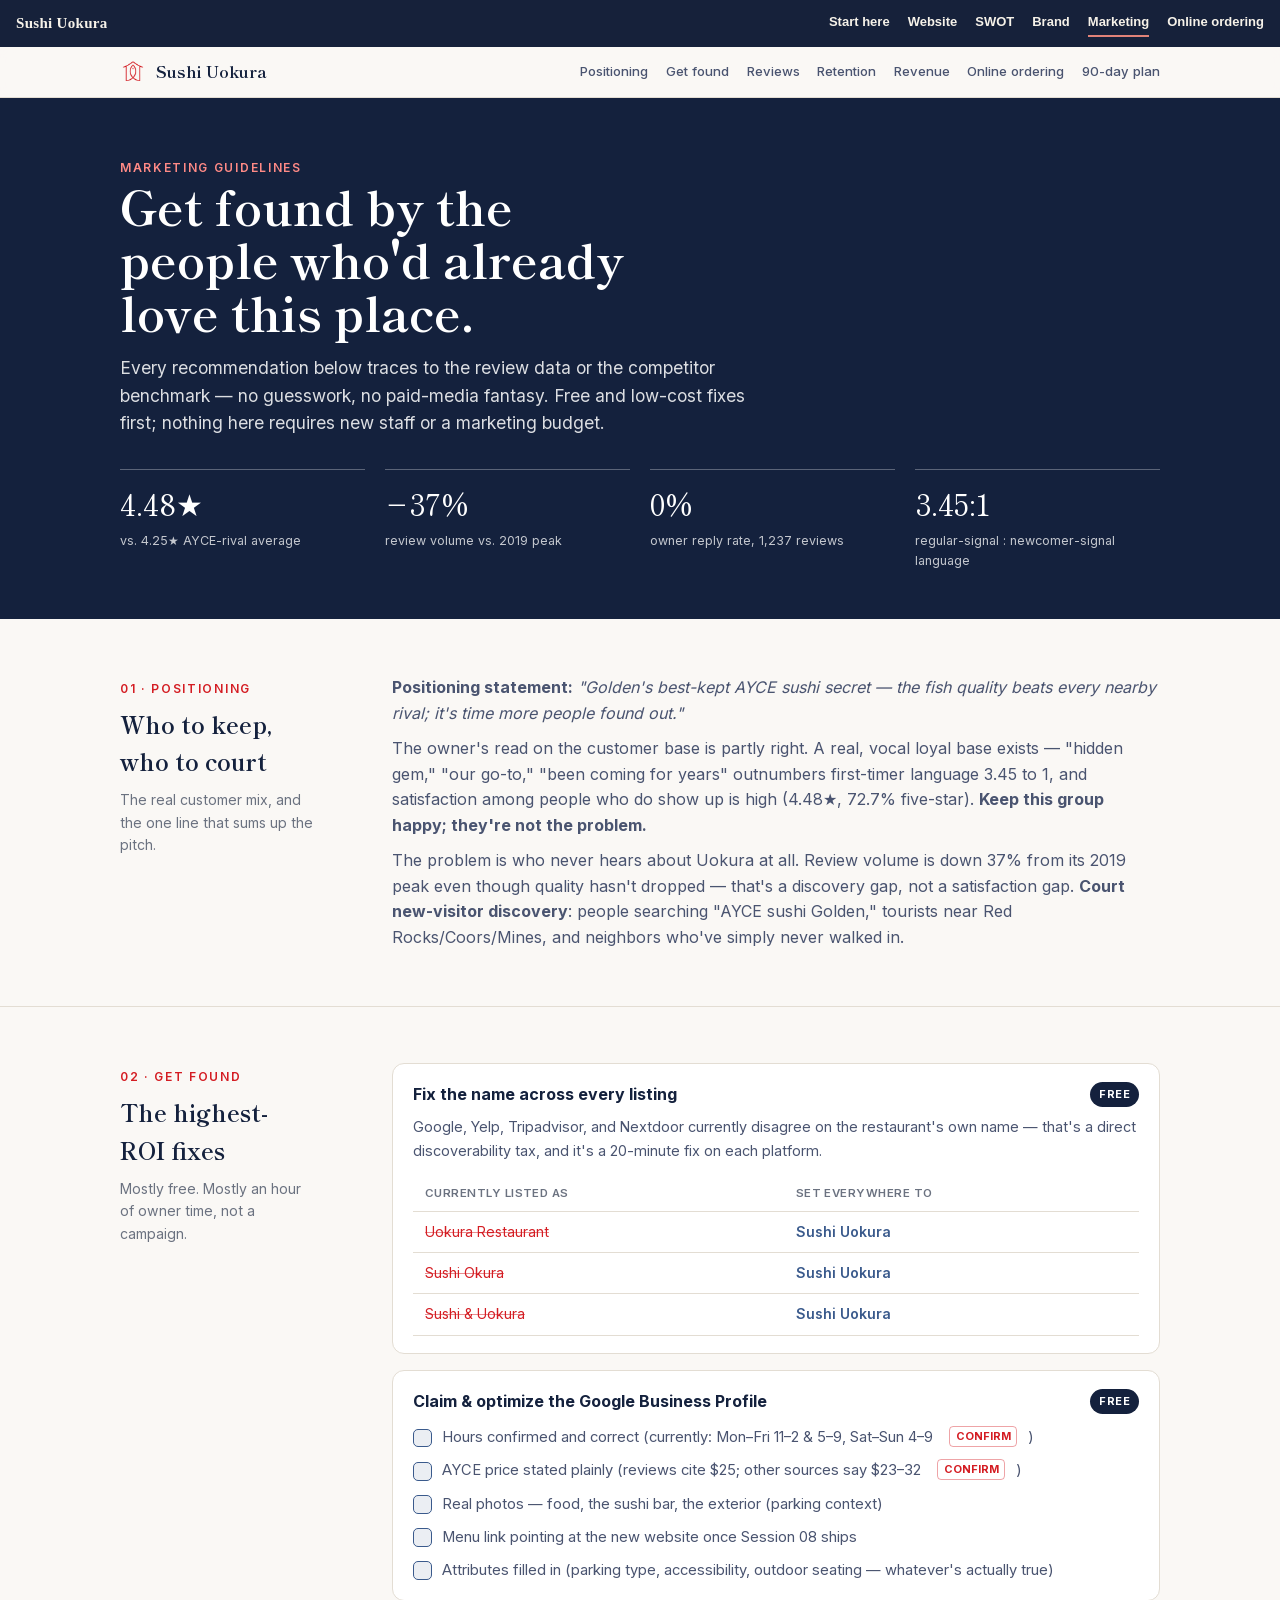
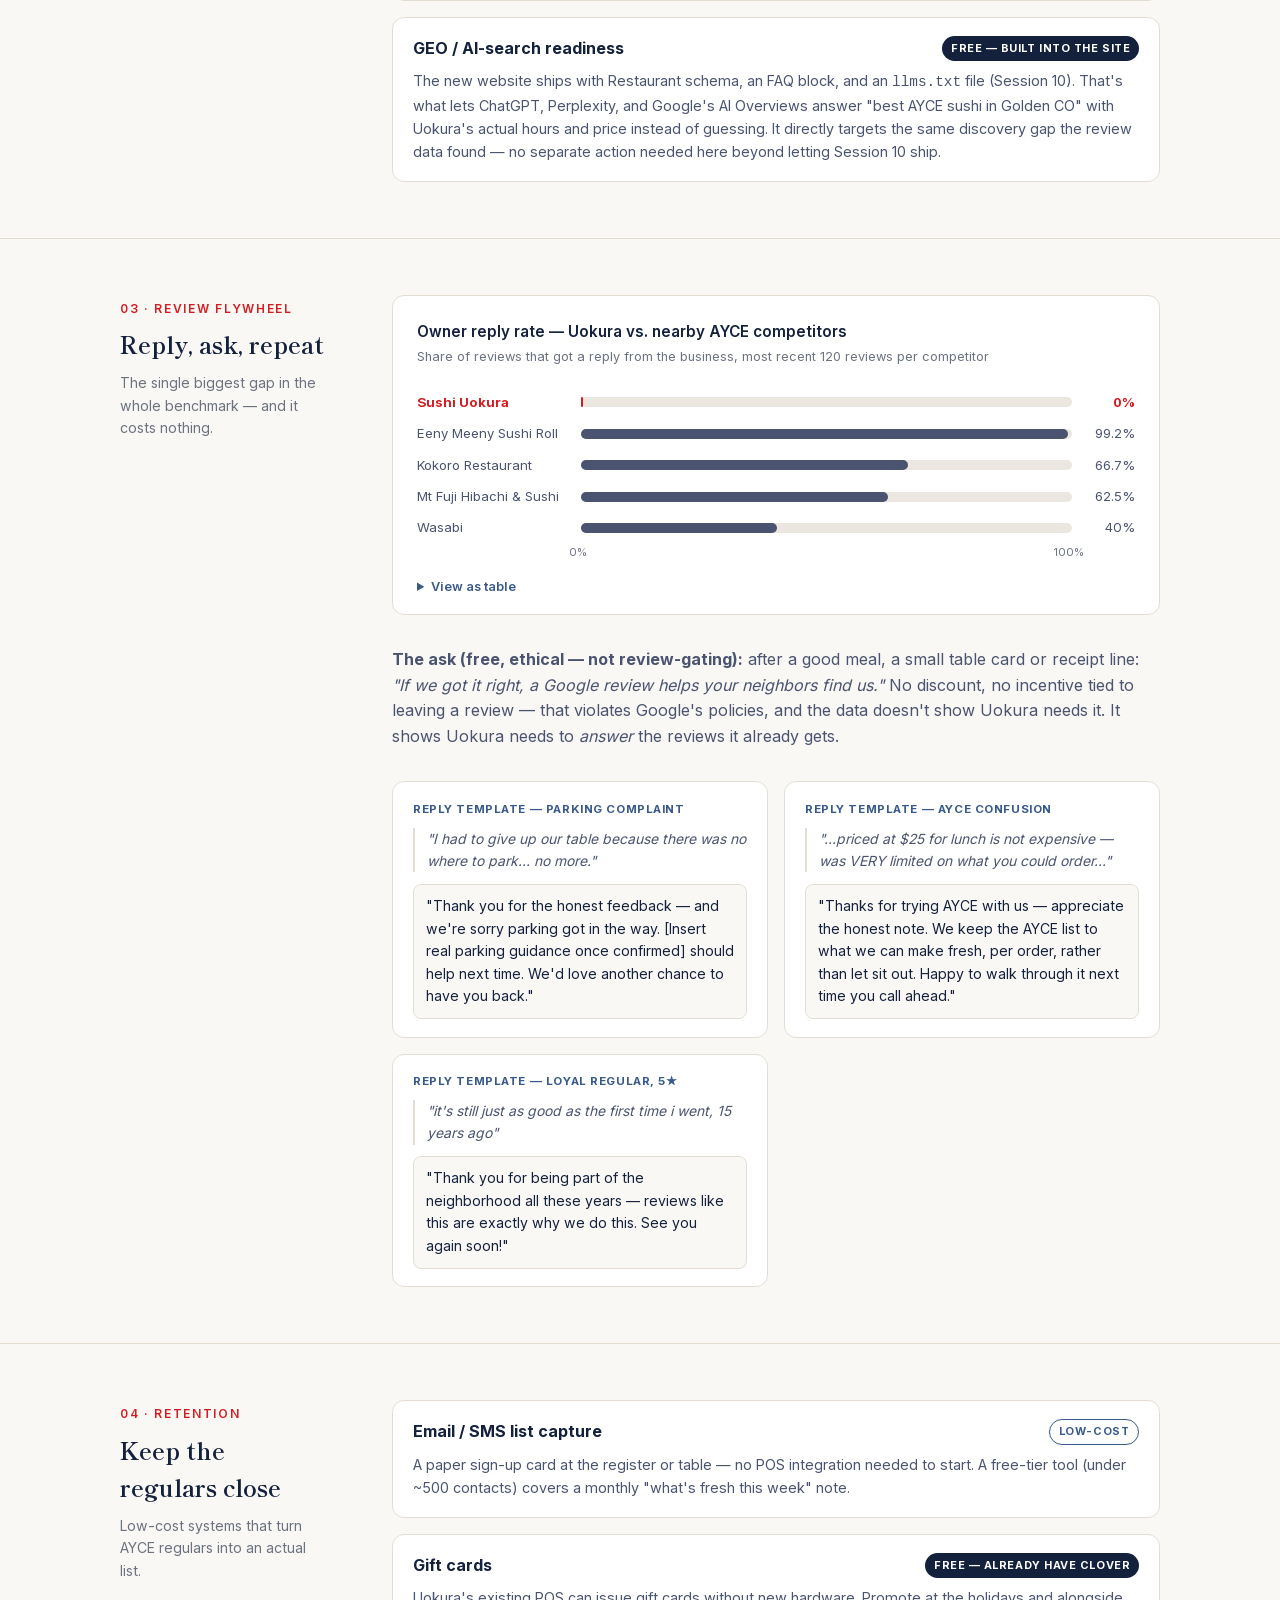
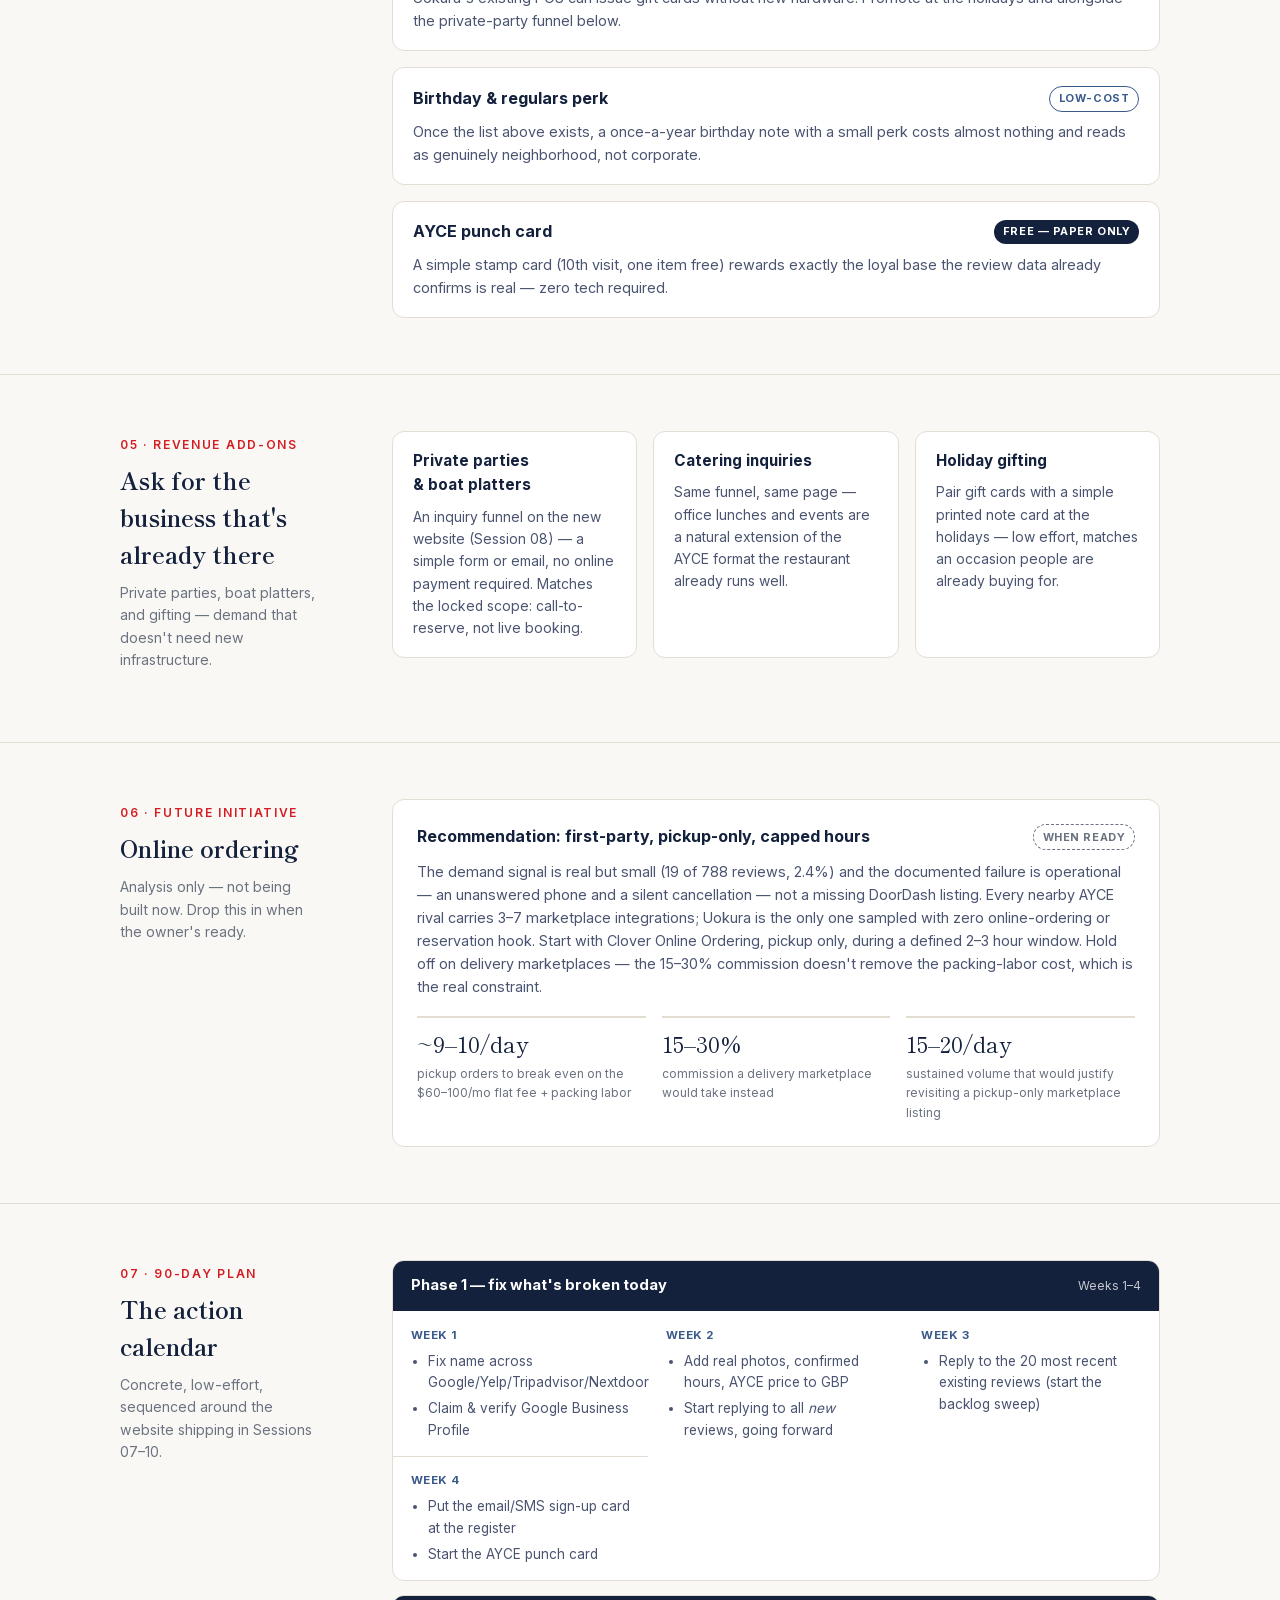
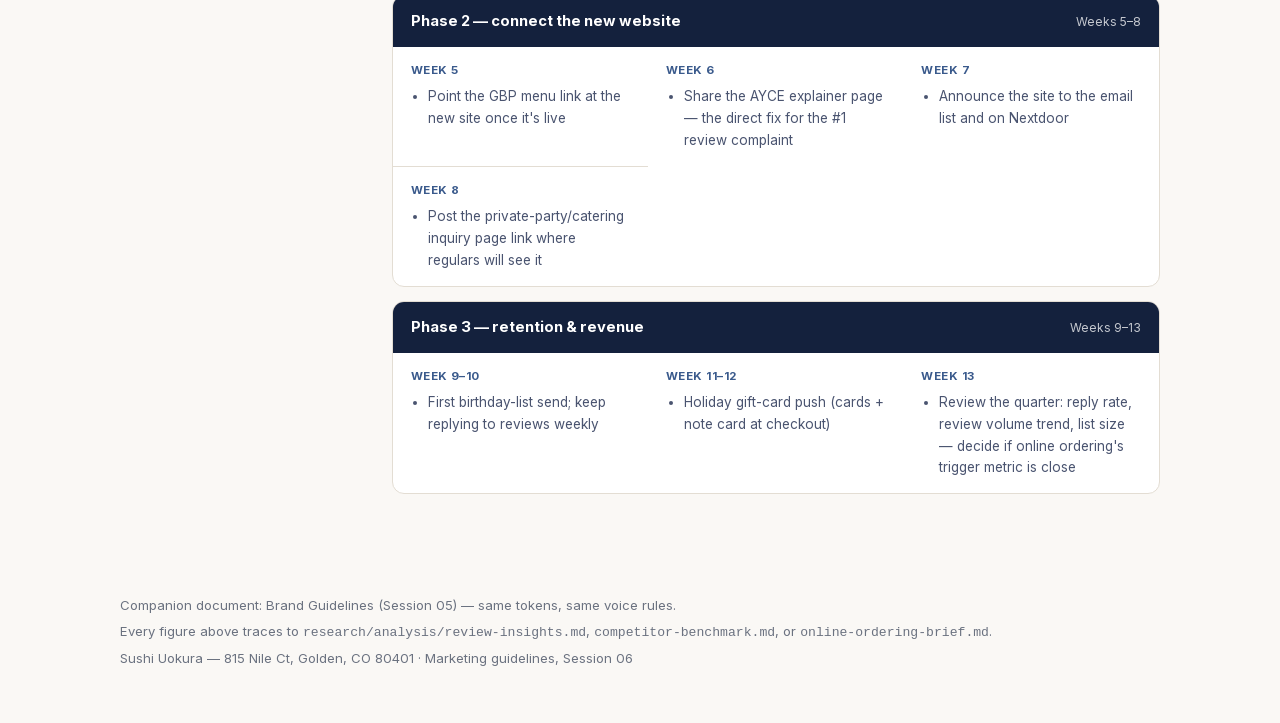
<file: marketing.html>
<!doctype html><html><head><meta charset=utf8><meta name="robots" content="noindex"><meta name=viewport content="width=device-width,initial-scale=1,viewport-fit=cover"><style>:root{color-scheme:light;box-sizing:border-box;padding-top:env(safe-area-inset-top,0px);padding-bottom:env(safe-area-inset-bottom,0px)}html{scroll-padding-top:env(safe-area-inset-top,0px)}body{margin:0;padding:0;font:14px -apple-system,BlinkMacSystemFont,sans-serif;background:#faf9f5;color:#141413}img{max-width:100%}[hidden]:not([hidden=until-found i]){display:none!important}</style></head><body>
<style>.sunav{position:sticky;top:env(safe-area-inset-top,0px);z-index:50;display:flex;flex-wrap:wrap;gap:4px 18px;align-items:center;padding:10px 16px;background:#16213A;color:#F6F2E9;font:600 13px/1.3 -apple-system,BlinkMacSystemFont,"Segoe UI",Arial,sans-serif}
.sunav__brand{margin-right:auto;font-family:"Iowan Old Style",Palatino,Georgia,serif;font-size:15px;letter-spacing:.02em}
.sunav a{color:#F6F2E9;text-decoration:none;padding:4px 0;border-bottom:2px solid transparent}
.sunav a:hover,.sunav a:focus-visible{border-bottom-color:#E08278;outline:none}
.sunav a[aria-current="page"]{border-bottom-color:#E08278}
</style><nav class="sunav" aria-label="Sushi Uokura documents"><span class="sunav__brand">Sushi Uokura</span><a href="index.html">Start here</a><a href="website/index.html">Website</a><a href="swot.html">SWOT</a><a href="brand.html">Brand</a><a href="marketing.html" aria-current="page">Marketing</a><a href="online-ordering.html">Online ordering</a></nav>
<title>Sushi Uokura — Marketing Guidelines</title>
<style>
  @font-face {
  font-family: 'Inter';
  font-style: normal;
  font-weight: 100 900;
  font-display: swap;
  src: url([data-uri]) format('woff2');
}
@font-face {
  font-family: 'Shippori Mincho';
  font-style: normal;
  font-weight: 400;
  font-display: swap;
  src: url([data-uri]) format('woff2');
}
@font-face {
  font-family: 'Shippori Mincho';
  font-style: normal;
  font-weight: 700;
  font-display: swap;
  src: url([data-uri]) format('woff2');
}
@font-face {
  font-family: 'Shippori Mincho';
  font-style: normal;
  font-weight: 800;
  font-display: swap;
  src: url([data-uri]) format('woff2');
}


  :root {
    --color-primary: #d41d23;
    --color-primary-dark: #a81118;
    --color-ink: #14213d;
    --color-ink-soft: #4a5470;
    --color-accent: #3a5a8c;
    --color-surface: #faf8f5;
    --color-surface-raised: #ffffff;
    --color-border: #e3ddd3;
    --color-muted: #6b7280;
    --color-on-primary: #ffffff;
    --color-on-ink: #ffffff;

    --font-display: 'Shippori Mincho', 'Noto Serif JP', Georgia, 'Times New Roman', serif;
    --font-body: 'Inter', 'Noto Sans JP', -apple-system, BlinkMacSystemFont, 'Segoe UI', Roboto, sans-serif;
    --font-mono: ui-monospace, 'SF Mono', 'JetBrains Mono', Menlo, Consolas, monospace;
    --content-max: 68rem;
  }
  @media (prefers-color-scheme: dark) {
    :root {
      --color-primary: #ff5a55; --color-primary-dark: #d41d23;
      --color-ink: #f3f1ec; --color-ink-soft: #c9cad6; --color-accent: #8fb2e8;
      --color-surface: #0f1830; --color-surface-raised: #182645;
      --color-border: #2a3554; --color-muted: #a7adc2;
      --color-on-primary: #14213d; --color-on-ink: #14213d;
    }
  }
  :root[data-theme='dark'] {
    --color-primary: #ff5a55; --color-primary-dark: #d41d23;
    --color-ink: #f3f1ec; --color-ink-soft: #c9cad6; --color-accent: #8fb2e8;
    --color-surface: #0f1830; --color-surface-raised: #182645;
    --color-border: #2a3554; --color-muted: #a7adc2;
    --color-on-primary: #14213d; --color-on-ink: #14213d;
  }
  :root[data-theme='light'] {
    --color-primary: #d41d23; --color-primary-dark: #a81118;
    --color-ink: #14213d; --color-ink-soft: #4a5470; --color-accent: #3a5a8c;
    --color-surface: #faf8f5; --color-surface-raised: #ffffff;
    --color-border: #e3ddd3; --color-muted: #6b7280;
    --color-on-primary: #ffffff; --color-on-ink: #ffffff;
  }

  * { box-sizing: border-box; }
  html { scroll-behavior: smooth; }
  @media (prefers-reduced-motion: reduce) {
    html { scroll-behavior: auto; }
    * { animation-duration: 0.01ms !important; transition-duration: 0.01ms !important; }
  }
  body { margin:0; background:var(--color-surface); color:var(--color-ink); font-family:var(--font-body); font-size:16px; line-height:1.6; -webkit-font-smoothing:antialiased; }
  h1,h2,h3 { font-family:var(--font-display); font-weight:700; text-wrap:balance; margin:0; }
  a { color:var(--color-primary); }
  a:focus-visible, button:focus-visible, summary:focus-visible { outline:2px solid var(--color-accent); outline-offset:3px; }
  .wrap { max-width:var(--content-max); margin:0 auto; padding:0 1.5rem; }
  .eyebrow { font-size:0.75rem; font-weight:600; letter-spacing:0.14em; text-transform:uppercase; color:var(--color-primary); }
  code { font-family: var(--font-mono); }

  .topbar { position:sticky; top:0; z-index:10; background:color-mix(in srgb, var(--color-surface) 88%, transparent); backdrop-filter:blur(8px); border-bottom:1px solid var(--color-border); }
  .topbar .wrap { display:flex; align-items:center; justify-content:space-between; gap:1rem; padding-top:0.75rem; padding-bottom:0.75rem; }
  .topbar-brand { display:flex; align-items:center; gap:0.6rem; }
  .topbar-brand img { height:26px; width:auto; }
  .topbar-brand span { font-family:var(--font-display); font-weight:700; font-size:1rem; }
  .topnav { display:flex; gap:1.1rem; flex-wrap:wrap; }
  .topnav a { color:var(--color-ink-soft); text-decoration:none; font-size:0.82rem; font-weight:500; }
  .topnav a:hover { color:var(--color-primary); }
  @media (max-width:760px) { .topnav { display:none; } }

  .hero { background:var(--color-ink); color:var(--color-on-ink); padding:3.5rem 0 3rem; }
  .hero h1 { font-size:clamp(2rem, 4.5vw, 3rem); line-height:1.1; max-width:20ch; }
  .hero .lede { font-size:1.08rem; color:color-mix(in srgb, var(--color-on-ink) 85%, transparent); max-width:58ch; margin-top:1rem; }
  .hero .stat-row { display:grid; grid-template-columns:repeat(auto-fit,minmax(150px,1fr)); gap:1.25rem; margin-top:2rem; }
  .stat { border-top:1px solid color-mix(in srgb, var(--color-on-ink) 30%, transparent); padding-top:0.6rem; }
  .stat .n { font-family:var(--font-display); font-size:1.9rem; font-variant-numeric:tabular-nums; }
  .stat .l { font-size:0.78rem; color:color-mix(in srgb, var(--color-on-ink) 75%, transparent); margin-top:0.2rem; }

  section.block { padding:3.5rem 0; border-bottom:1px solid var(--color-border); }
  section.block .wrap { display:grid; grid-template-columns:1fr; gap:1.75rem; }
  @media (min-width:860px) { section.block .wrap { grid-template-columns:14rem minmax(0,1fr); gap:3rem; } }
  .block-rail { position:sticky; top:4.2rem; align-self:start; }
  .block-rail h2 { font-size:1.45rem; margin-top:0.35rem; }
  .block-rail p { color:var(--color-muted); font-size:0.88rem; margin-top:0.55rem; max-width:22ch; }
  .block-body > * + * { margin-top:2rem; }
  .prose p { color:var(--color-ink-soft); margin:0.6rem 0 0; }
  .prose p:first-child { margin-top:0; }

  .badge { display:inline-flex; align-items:center; gap:0.35rem; font-size:0.68rem; font-weight:700; letter-spacing:0.05em; text-transform:uppercase; padding:0.22rem 0.55rem; border-radius:999px; white-space:nowrap; }
  .badge.free { background:var(--color-ink); color:var(--color-on-ink); }
  .badge.lowcost { border:1.5px solid var(--color-accent); color:var(--color-accent); }
  .badge.later { border:1.5px dashed var(--color-muted); color:var(--color-muted); }

  .fix-list { display:flex; flex-direction:column; gap:1rem; }
  .fix { border:1px solid var(--color-border); border-radius:12px; padding:1.1rem 1.25rem; background:var(--color-surface-raised); }
  .fix-top { display:flex; align-items:center; justify-content:space-between; gap:0.75rem; flex-wrap:wrap; }
  .fix-top h3 { font-family:var(--font-body); font-weight:700; font-size:1rem; }
  .fix p { color:var(--color-ink-soft); font-size:0.9rem; margin:0.5rem 0 0; }

  .name-table, .data-table { width:100%; border-collapse:collapse; font-size:0.88rem; }
  .name-table th, .name-table td, .data-table th, .data-table td { text-align:left; padding:0.55rem 0.75rem; border-bottom:1px solid var(--color-border); }
  .name-table th, .data-table th { font-size:0.72rem; letter-spacing:0.04em; text-transform:uppercase; color:var(--color-muted); font-weight:600; }
  .name-table td.bad { color:var(--color-primary); text-decoration:line-through; text-decoration-color:color-mix(in srgb, var(--color-primary) 50%, transparent); }
  .name-table td.good { color:var(--color-accent); font-weight:600; }
  .table-scroll { overflow-x:auto; }
  .num { font-variant-numeric:tabular-nums; }

  .checklist { list-style:none; margin:0; padding:0; display:flex; flex-direction:column; gap:0.6rem; }
  .checklist li { display:flex; gap:0.65rem; align-items:flex-start; font-size:0.92rem; color:var(--color-ink-soft); }
  .checklist li::before { content:''; flex-shrink:0; width:1.05rem; height:1.05rem; margin-top:0.15rem; border-radius:5px; border:1.5px solid var(--color-accent); background:color-mix(in srgb, var(--color-accent) 10%, transparent); }

  /* chart */
  .chart-card { border:1px solid var(--color-border); border-radius:12px; background:var(--color-surface-raised); padding:1.5rem 1.5rem 1rem; }
  .chart-title { font-size:0.95rem; font-weight:600; }
  .chart-sub { font-size:0.8rem; color:var(--color-muted); margin-top:0.2rem; }
  .bar-chart { margin-top:1.5rem; display:flex; flex-direction:column; gap:0.65rem; }
  .bar-row { display:grid; grid-template-columns: 9.5rem 1fr 3.2rem; align-items:center; gap:0.75rem; }
  .bar-row .name { font-size:0.82rem; color:var(--color-ink-soft); }
  .bar-row.self .name { color:var(--color-primary); font-weight:700; }
  .bar-track { position:relative; height:10px; background:color-mix(in srgb, var(--color-border) 70%, transparent); border-radius:999px; }
  .bar-fill { position:absolute; inset:0 auto 0 0; border-radius:999px; background:var(--color-ink-soft); }
  .bar-row.self .bar-fill { background:var(--color-primary); }
  .bar-row .val { font-size:0.82rem; font-variant-numeric:tabular-nums; text-align:right; color:var(--color-ink-soft); }
  .bar-row.self .val { color:var(--color-primary); font-weight:700; }
  .chart-axis { display:grid; grid-template-columns:9.5rem 1fr 3.2rem; font-size:0.68rem; color:var(--color-muted); margin-top:0.35rem; }
  .chart-axis span:nth-child(2) { display:flex; justify-content:space-between; }
  details.table-toggle { margin-top:1rem; font-size:0.8rem; }
  details.table-toggle summary { cursor:pointer; color:var(--color-accent); font-weight:600; }
  details.table-toggle .table-scroll { margin-top:0.6rem; }

  .template-cards { display:grid; gap:1rem; grid-template-columns:repeat(auto-fit,minmax(260px,1fr)); }
  .template-card { border:1px solid var(--color-border); border-radius:12px; padding:1.1rem 1.25rem; background:var(--color-surface-raised); }
  .template-card .k { font-size:0.72rem; font-weight:700; letter-spacing:0.05em; text-transform:uppercase; color:var(--color-accent); }
  .template-card blockquote { margin:0.6rem 0 0; font-size:0.87rem; color:var(--color-ink-soft); font-style:italic; border-left:2px solid var(--color-border); padding-left:0.75rem; }
  .template-card .reply { margin-top:0.7rem; font-size:0.88rem; background:var(--color-surface); border-radius:8px; padding:0.65rem 0.75rem; border:1px solid var(--color-border); }

  .funnel-cards { display:grid; gap:1rem; grid-template-columns:repeat(auto-fit,minmax(240px,1fr)); }
  .funnel-card { border:1px solid var(--color-border); border-radius:12px; padding:1.1rem 1.25rem; background:var(--color-surface-raised); }
  .funnel-card h3 { font-family:var(--font-body); font-weight:700; font-size:0.95rem; }
  .funnel-card p { font-size:0.87rem; color:var(--color-ink-soft); margin:0.5rem 0 0; }

  .later-panel { border:1px solid var(--color-border); border-radius:12px; padding:1.5rem; background:var(--color-surface-raised); }
  .later-panel .lp-head { display:flex; align-items:center; justify-content:space-between; gap:1rem; flex-wrap:wrap; }
  .metric-grid { display:grid; grid-template-columns:repeat(auto-fit,minmax(150px,1fr)); gap:1rem; margin-top:1.1rem; }
  .metric { border-top:2px solid var(--color-border); padding-top:0.5rem; }
  .metric .n { font-family:var(--font-display); font-size:1.4rem; font-variant-numeric:tabular-nums; }
  .metric .l { font-size:0.75rem; color:var(--color-muted); margin-top:0.15rem; }

  .cal { display:grid; gap:0.9rem; }
  .cal-phase { border:1px solid var(--color-border); border-radius:12px; overflow:hidden; background:var(--color-surface-raised); }
  .cal-phase-head { display:flex; align-items:center; justify-content:space-between; gap:0.75rem; padding:0.85rem 1.1rem; background:var(--color-ink); color:var(--color-on-ink); flex-wrap:wrap; }
  .cal-phase-head h3 { font-family:var(--font-body); font-size:0.92rem; font-weight:700; }
  .cal-phase-head .wk { font-size:0.75rem; opacity:0.75; }
  .cal-weeks { display:grid; grid-template-columns:repeat(auto-fit,minmax(220px,1fr)); }
  .cal-week { padding:0.9rem 1.1rem; border-top:1px solid var(--color-border); }
  .cal-week:nth-child(-n+3) { border-top:none; }
  @media (max-width:700px) { .cal-week { border-top:1px solid var(--color-border); } .cal-week:first-child { border-top:none; } }
  .cal-week .w { font-size:0.72rem; font-weight:700; color:var(--color-accent); text-transform:uppercase; letter-spacing:0.04em; }
  .cal-week ul { margin:0.4rem 0 0; padding-left:1.1rem; font-size:0.85rem; color:var(--color-ink-soft); }
  .cal-week li + li { margin-top:0.25rem; }

  footer { padding:2.5rem 0 3.5rem; }
  footer p { font-size:0.82rem; color:var(--color-muted); margin:0.3rem 0 0; }
  .to-confirm { font-size:0.68rem; font-weight:700; color:var(--color-primary); border:1px solid color-mix(in srgb, var(--color-primary) 40%, transparent); padding:0.03rem 0.35rem; border-radius:4px; margin-left:0.35rem; white-space:nowrap; }
</style>

<div class="topbar">
  <div class="wrap">
    <div class="topbar-brand">
      <img src="[data-uri]" alt="" />
      <span>Sushi Uokura</span>
    </div>
    <nav class="topnav">
      <a href="#position">Positioning</a>
      <a href="#found">Get found</a>
      <a href="#reviews">Reviews</a>
      <a href="#retention">Retention</a>
      <a href="#revenue">Revenue</a>
      <a href="#ordering">Online ordering</a>
      <a href="#calendar">90-day plan</a>
    </nav>
  </div>
</div>

<header class="hero">
  <div class="wrap">
    <span class="eyebrow" style="color:#ff8a86;">Marketing guidelines</span>
    <h1>Get found by the people who'd already love this place.</h1>
    <p class="lede">Every recommendation below traces to the review data or the competitor benchmark — no guesswork, no paid-media fantasy. Free and low-cost fixes first; nothing here requires new staff or a marketing budget.</p>
    <div class="stat-row">
      <div class="stat"><div class="n">4.48★</div><div class="l">vs. 4.25★ AYCE-rival average</div></div>
      <div class="stat"><div class="n">−37%</div><div class="l">review volume vs. 2019 peak</div></div>
      <div class="stat"><div class="n">0%</div><div class="l">owner reply rate, 1,237 reviews</div></div>
      <div class="stat"><div class="n">3.45:1</div><div class="l">regular-signal : newcomer-signal language</div></div>
    </div>
  </div>
</header>

<main>

  <section class="block" id="position">
    <div class="wrap">
      <div class="block-rail">
        <span class="eyebrow">01 · Positioning</span>
        <h2>Who to keep, who to court</h2>
        <p>The real customer mix, and the one line that sums up the pitch.</p>
      </div>
      <div class="block-body">
        <div class="prose">
          <p><strong>Positioning statement:</strong> <em>"Golden's best-kept AYCE sushi secret — the fish quality beats every nearby rival; it's time more people found out."</em></p>
          <p>The owner's read on the customer base is partly right. A real, vocal loyal base exists — "hidden gem," "our go-to," "been coming for years" outnumbers first-timer language 3.45 to 1, and satisfaction among people who do show up is high (4.48★, 72.7% five-star). <strong>Keep this group happy; they're not the problem.</strong></p>
          <p>The problem is who never hears about Uokura at all. Review volume is down 37% from its 2019 peak even though quality hasn't dropped — that's a discovery gap, not a satisfaction gap. <strong>Court new-visitor discovery</strong>: people searching "AYCE sushi Golden," tourists near Red Rocks/Coors/Mines, and neighbors who've simply never walked in.</p>
        </div>
      </div>
    </div>
  </section>

  <section class="block" id="found">
    <div class="wrap">
      <div class="block-rail">
        <span class="eyebrow">02 · Get found</span>
        <h2>The highest-ROI fixes</h2>
        <p>Mostly free. Mostly an hour of owner time, not a campaign.</p>
      </div>
      <div class="block-body">

        <div class="fix-list">
          <div class="fix">
            <div class="fix-top"><h3>Fix the name across every listing</h3><span class="badge free">Free</span></div>
            <p>Google, Yelp, Tripadvisor, and Nextdoor currently disagree on the restaurant's own name — that's a direct discoverability tax, and it's a 20-minute fix on each platform.</p>
            <div class="table-scroll" style="margin-top:0.85rem;">
              <table class="name-table">
                <tr><th>Currently listed as</th><th>Set everywhere to</th></tr>
                <tr><td class="bad">Uokura Restaurant</td><td class="good">Sushi Uokura</td></tr>
                <tr><td class="bad">Sushi Okura</td><td class="good">Sushi Uokura</td></tr>
                <tr><td class="bad">Sushi &amp; Uokura</td><td class="good">Sushi Uokura</td></tr>
              </table>
            </div>
          </div>

          <div class="fix">
            <div class="fix-top"><h3>Claim &amp; optimize the Google Business Profile</h3><span class="badge free">Free</span></div>
            <ul class="checklist" style="margin-top:0.75rem;">
              <li>Hours confirmed and correct (currently: Mon–Fri 11–2 &amp; 5–9, Sat–Sun 4–9<span class="to-confirm">CONFIRM</span>)</li>
              <li>AYCE price stated plainly (reviews cite $25; other sources say $23–32<span class="to-confirm">CONFIRM</span>)</li>
              <li>Real photos — food, the sushi bar, the exterior (parking context)</li>
              <li>Menu link pointing at the new website once Session 08 ships</li>
              <li>Attributes filled in (parking type, accessibility, outdoor seating — whatever's actually true)</li>
            </ul>
          </div>

          <div class="fix">
            <div class="fix-top"><h3>GEO / AI-search readiness</h3><span class="badge free">Free — built into the site</span></div>
            <p>The new website ships with Restaurant schema, an FAQ block, and an <code>llms.txt</code> file (Session 10). That's what lets ChatGPT, Perplexity, and Google's AI Overviews answer "best AYCE sushi in Golden CO" with Uokura's actual hours and price instead of guessing. It directly targets the same discovery gap the review data found — no separate action needed here beyond letting Session 10 ship.</p>
          </div>
        </div>

      </div>
    </div>
  </section>

  <section class="block" id="reviews">
    <div class="wrap">
      <div class="block-rail">
        <span class="eyebrow">03 · Review flywheel</span>
        <h2>Reply, ask, repeat</h2>
        <p>The single biggest gap in the whole benchmark — and it costs nothing.</p>
      </div>
      <div class="block-body">

        <div class="chart-card">
          <div class="chart-title">Owner reply rate — Uokura vs. nearby AYCE competitors</div>
          <div class="chart-sub">Share of reviews that got a reply from the business, most recent 120 reviews per competitor</div>
          <div class="bar-chart">
            <div class="bar-row self"><span class="name">Sushi Uokura</span><span class="bar-track"><span class="bar-fill" style="width:0.4%;"></span></span><span class="val num">0%</span></div>
            <div class="bar-row"><span class="name">Eeny Meeny Sushi Roll</span><span class="bar-track"><span class="bar-fill" style="width:99.2%;"></span></span><span class="val num">99.2%</span></div>
            <div class="bar-row"><span class="name">Kokoro Restaurant</span><span class="bar-track"><span class="bar-fill" style="width:66.7%;"></span></span><span class="val num">66.7%</span></div>
            <div class="bar-row"><span class="name">Mt Fuji Hibachi &amp; Sushi</span><span class="bar-track"><span class="bar-fill" style="width:62.5%;"></span></span><span class="val num">62.5%</span></div>
            <div class="bar-row"><span class="name">Wasabi</span><span class="bar-track"><span class="bar-fill" style="width:40%;"></span></span><span class="val num">40%</span></div>
          </div>
          <div class="chart-axis"><span></span><span><span>0%</span><span>100%</span></span><span></span></div>
          <details class="table-toggle">
            <summary>View as table</summary>
            <div class="table-scroll">
              <table class="data-table">
                <tr><th>Business</th><th>Reply rate</th></tr>
                <tr><td>Sushi Uokura</td><td class="num">0.0%</td></tr>
                <tr><td>Eeny Meeny Sushi Roll</td><td class="num">99.2%</td></tr>
                <tr><td>Kokoro Restaurant</td><td class="num">66.7%</td></tr>
                <tr><td>Mt Fuji Japanese Hibachi &amp; Sushi</td><td class="num">62.5%</td></tr>
                <tr><td>Wasabi</td><td class="num">40.0%</td></tr>
              </table>
            </div>
          </details>
        </div>

        <div class="prose">
          <p><strong>The ask (free, ethical — not review-gating):</strong> after a good meal, a small table card or receipt line: <em>"If we got it right, a Google review helps your neighbors find us."</em> No discount, no incentive tied to leaving a review — that violates Google's policies, and the data doesn't show Uokura needs it. It shows Uokura needs to <em>answer</em> the reviews it already gets.</p>
        </div>

        <div class="template-cards">
          <div class="template-card">
            <div class="k">Reply template — parking complaint</div>
            <blockquote>"I had to give up our table because there was no where to park... no more."</blockquote>
            <div class="reply">"Thank you for the honest feedback — and we're sorry parking got in the way. [Insert real parking guidance once confirmed] should help next time. We'd love another chance to have you back."</div>
          </div>
          <div class="template-card">
            <div class="k">Reply template — AYCE confusion</div>
            <blockquote>"...priced at $25 for lunch is not expensive — was VERY limited on what you could order..."</blockquote>
            <div class="reply">"Thanks for trying AYCE with us — appreciate the honest note. We keep the AYCE list to what we can make fresh, per order, rather than let sit out. Happy to walk through it next time you call ahead."</div>
          </div>
          <div class="template-card">
            <div class="k">Reply template — loyal regular, 5★</div>
            <blockquote>"it's still just as good as the first time i went, 15 years ago"</blockquote>
            <div class="reply">"Thank you for being part of the neighborhood all these years — reviews like this are exactly why we do this. See you again soon!"</div>
          </div>
        </div>
      </div>
    </div>
  </section>

  <section class="block" id="retention">
    <div class="wrap">
      <div class="block-rail">
        <span class="eyebrow">04 · Retention</span>
        <h2>Keep the regulars close</h2>
        <p>Low-cost systems that turn AYCE regulars into an actual list.</p>
      </div>
      <div class="block-body">
        <div class="fix-list">
          <div class="fix">
            <div class="fix-top"><h3>Email / SMS list capture</h3><span class="badge lowcost">Low-cost</span></div>
            <p>A paper sign-up card at the register or table — no POS integration needed to start. A free-tier tool (under ~500 contacts) covers a monthly "what's fresh this week" note.</p>
          </div>
          <div class="fix">
            <div class="fix-top"><h3>Gift cards</h3><span class="badge free">Free — already have Clover</span></div>
            <p>Uokura's existing POS can issue gift cards without new hardware. Promote at the holidays and alongside the private-party funnel below.</p>
          </div>
          <div class="fix">
            <div class="fix-top"><h3>Birthday &amp; regulars perk</h3><span class="badge lowcost">Low-cost</span></div>
            <p>Once the list above exists, a once-a-year birthday note with a small perk costs almost nothing and reads as genuinely neighborhood, not corporate.</p>
          </div>
          <div class="fix">
            <div class="fix-top"><h3>AYCE punch card</h3><span class="badge free">Free — paper only</span></div>
            <p>A simple stamp card (10th visit, one item free) rewards exactly the loyal base the review data already confirms is real — zero tech required.</p>
          </div>
        </div>
      </div>
    </div>
  </section>

  <section class="block" id="revenue">
    <div class="wrap">
      <div class="block-rail">
        <span class="eyebrow">05 · Revenue add-ons</span>
        <h2>Ask for the business that's already there</h2>
        <p>Private parties, boat platters, and gifting — demand that doesn't need new infrastructure.</p>
      </div>
      <div class="block-body">
        <div class="funnel-cards">
          <div class="funnel-card">
            <h3>Private parties &amp; boat platters</h3>
            <p>An inquiry funnel on the new website (Session 08) — a simple form or email, no online payment required. Matches the locked scope: call-to-reserve, not live booking.</p>
          </div>
          <div class="funnel-card">
            <h3>Catering inquiries</h3>
            <p>Same funnel, same page — office lunches and events are a natural extension of the AYCE format the restaurant already runs well.</p>
          </div>
          <div class="funnel-card">
            <h3>Holiday gifting</h3>
            <p>Pair gift cards with a simple printed note card at the holidays — low effort, matches an occasion people are already buying for.</p>
          </div>
        </div>
      </div>
    </div>
  </section>

  <section class="block" id="ordering">
    <div class="wrap">
      <div class="block-rail">
        <span class="eyebrow">06 · Future initiative</span>
        <h2>Online ordering</h2>
        <p>Analysis only — not being built now. Drop this in when the owner's ready.</p>
      </div>
      <div class="block-body">
        <div class="later-panel">
          <div class="lp-head">
            <h3 style="font-family:var(--font-body); font-weight:700; font-size:1rem;">Recommendation: first-party, pickup-only, capped hours</h3>
            <span class="badge later">When ready</span>
          </div>
          <p style="font-size:0.9rem; color:var(--color-ink-soft); margin-top:0.6rem;">The demand signal is real but small (19 of 788 reviews, 2.4%) and the documented failure is operational — an unanswered phone and a silent cancellation — not a missing DoorDash listing. Every nearby AYCE rival carries 3–7 marketplace integrations; Uokura is the only one sampled with zero online-ordering or reservation hook. Start with Clover Online Ordering, pickup only, during a defined 2–3 hour window. Hold off on delivery marketplaces — the 15–30% commission doesn't remove the packing-labor cost, which is the real constraint.</p>
          <div class="metric-grid">
            <div class="metric"><div class="n">~9–10/day</div><div class="l">pickup orders to break even on the $60–100/mo flat fee + packing labor</div></div>
            <div class="metric"><div class="n">15–30%</div><div class="l">commission a delivery marketplace would take instead</div></div>
            <div class="metric"><div class="n">15–20/day</div><div class="l">sustained volume that would justify revisiting a pickup-only marketplace listing</div></div>
          </div>
        </div>
      </div>
    </div>
  </section>

  <section class="block" id="calendar" style="border-bottom:none;">
    <div class="wrap">
      <div class="block-rail">
        <span class="eyebrow">07 · 90-day plan</span>
        <h2>The action calendar</h2>
        <p>Concrete, low-effort, sequenced around the website shipping in Sessions 07–10.</p>
      </div>
      <div class="block-body">
        <div class="cal">
          <div class="cal-phase">
            <div class="cal-phase-head"><h3>Phase 1 — fix what's broken today</h3><span class="wk">Weeks 1–4</span></div>
            <div class="cal-weeks">
              <div class="cal-week"><div class="w">Week 1</div><ul><li>Fix name across Google/Yelp/Tripadvisor/Nextdoor</li><li>Claim &amp; verify Google Business Profile</li></ul></div>
              <div class="cal-week"><div class="w">Week 2</div><ul><li>Add real photos, confirmed hours, AYCE price to GBP</li><li>Start replying to all <em>new</em> reviews, going forward</li></ul></div>
              <div class="cal-week"><div class="w">Week 3</div><ul><li>Reply to the 20 most recent existing reviews (start the backlog sweep)</li></ul></div>
              <div class="cal-week"><div class="w">Week 4</div><ul><li>Put the email/SMS sign-up card at the register</li><li>Start the AYCE punch card</li></ul></div>
            </div>
          </div>
          <div class="cal-phase">
            <div class="cal-phase-head"><h3>Phase 2 — connect the new website</h3><span class="wk">Weeks 5–8</span></div>
            <div class="cal-weeks">
              <div class="cal-week"><div class="w">Week 5</div><ul><li>Point the GBP menu link at the new site once it's live</li></ul></div>
              <div class="cal-week"><div class="w">Week 6</div><ul><li>Share the AYCE explainer page — the direct fix for the #1 review complaint</li></ul></div>
              <div class="cal-week"><div class="w">Week 7</div><ul><li>Announce the site to the email list and on Nextdoor</li></ul></div>
              <div class="cal-week"><div class="w">Week 8</div><ul><li>Post the private-party/catering inquiry page link where regulars will see it</li></ul></div>
            </div>
          </div>
          <div class="cal-phase">
            <div class="cal-phase-head"><h3>Phase 3 — retention &amp; revenue</h3><span class="wk">Weeks 9–13</span></div>
            <div class="cal-weeks">
              <div class="cal-week"><div class="w">Week 9–10</div><ul><li>First birthday-list send; keep replying to reviews weekly</li></ul></div>
              <div class="cal-week"><div class="w">Week 11–12</div><ul><li>Holiday gift-card push (cards + note card at checkout)</li></ul></div>
              <div class="cal-week"><div class="w">Week 13</div><ul><li>Review the quarter: reply rate, review volume trend, list size — decide if online ordering's trigger metric is close</li></ul></div>
            </div>
          </div>
        </div>
      </div>
    </div>
  </section>

</main>

<footer>
  <div class="wrap">
    <p>Companion document: Brand Guidelines (Session 05) — same tokens, same voice rules.</p>
    <p>Every figure above traces to <code>research/analysis/review-insights.md</code>, <code>competitor-benchmark.md</code>, or <code>online-ordering-brief.md</code>.</p>
    <p>Sushi Uokura — 815 Nile Ct, Golden, CO 80401 · Marketing guidelines, Session 06</p>
  </div>
</footer>
</body></html>
</file>
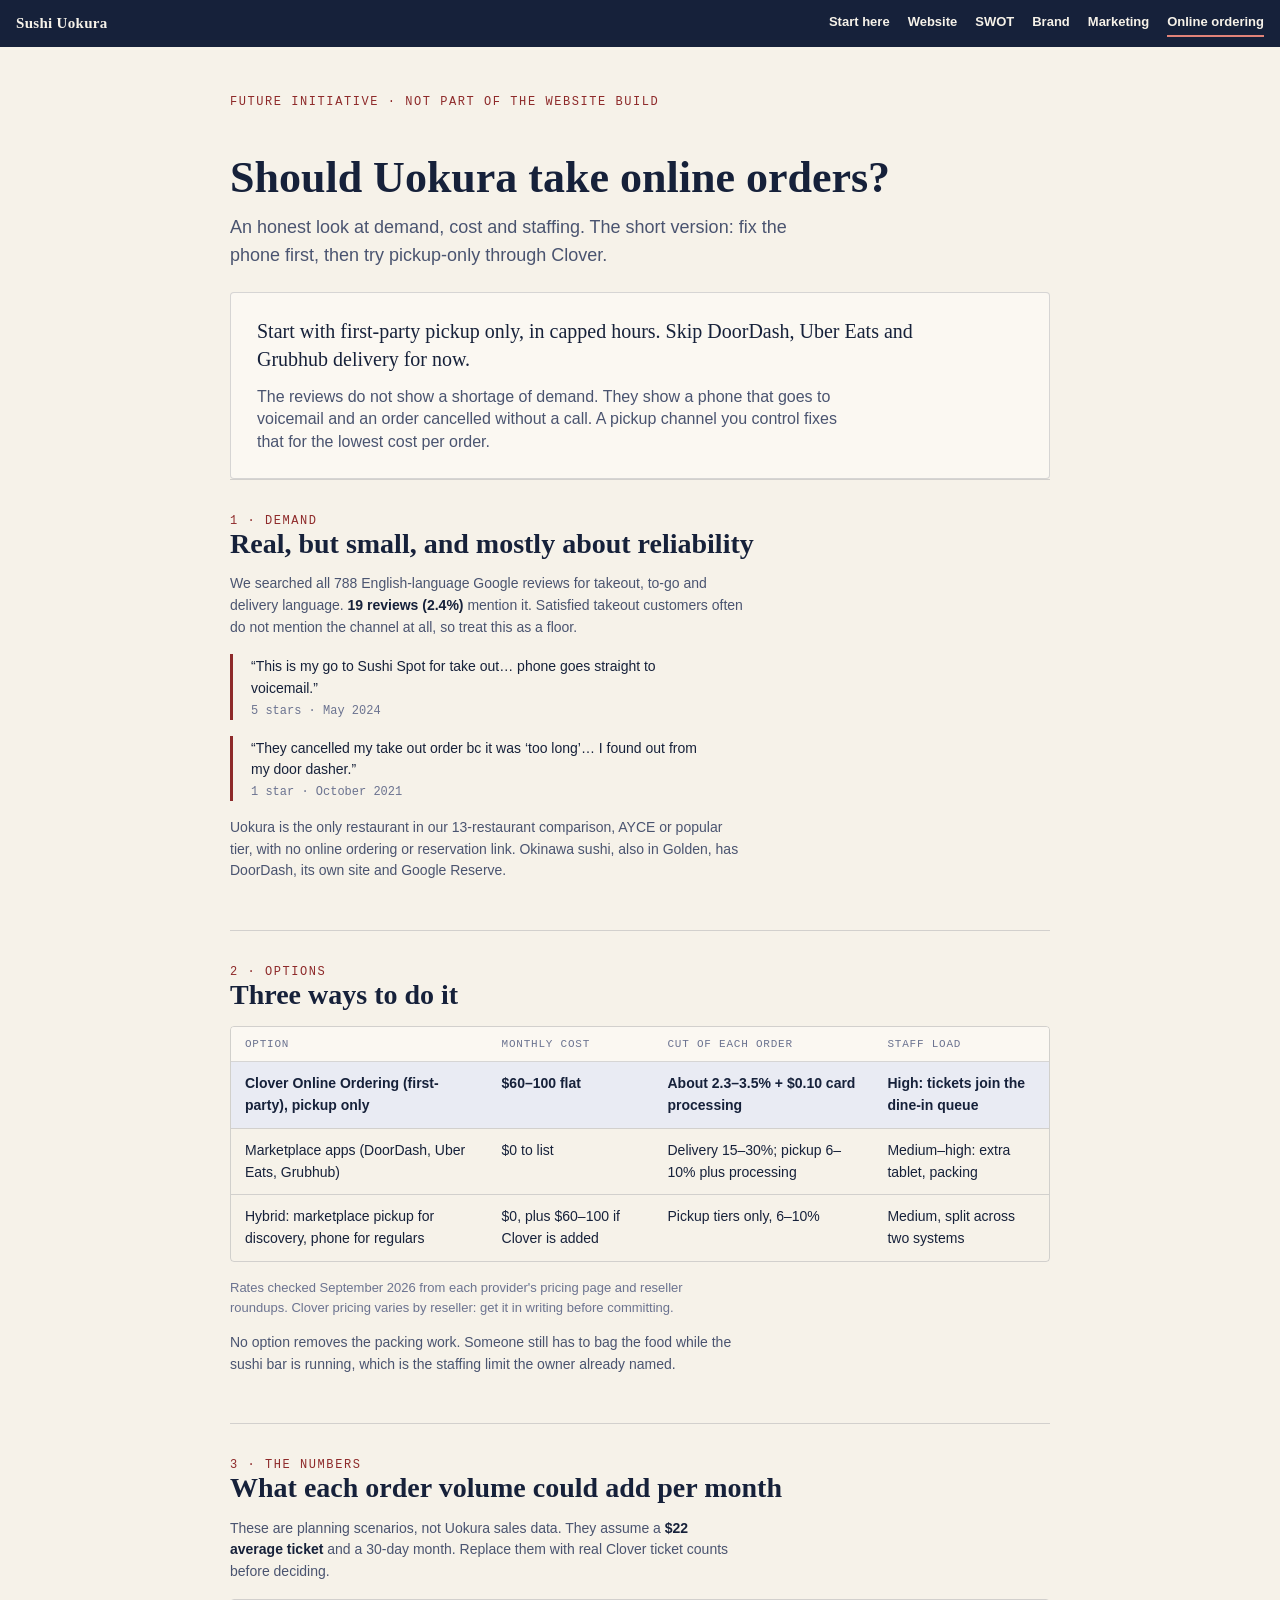
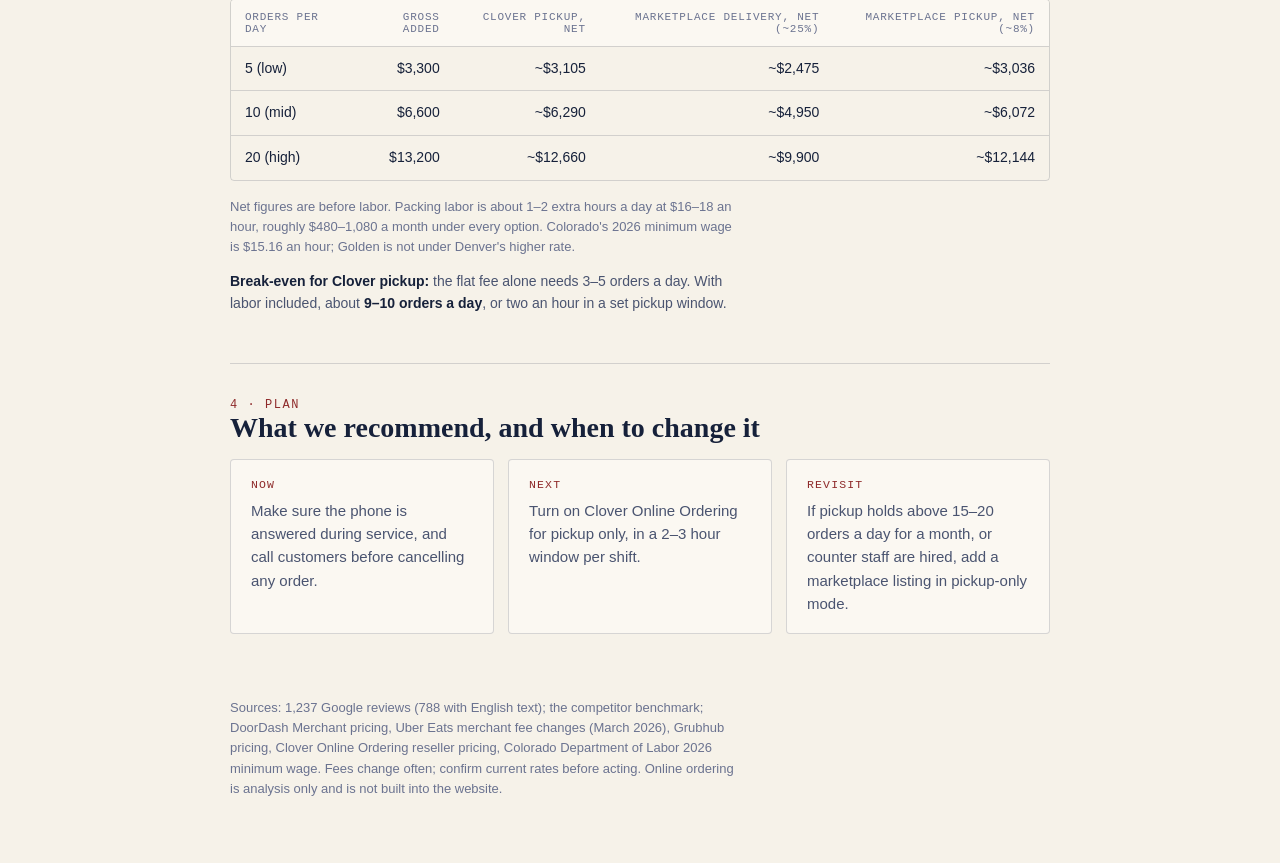
<file: online-ordering.html>
<!doctype html><html><head><meta charset=utf8><meta name="robots" content="noindex"><meta name=viewport content="width=device-width,initial-scale=1,viewport-fit=cover"><style>:root{color-scheme:light;box-sizing:border-box;padding-top:env(safe-area-inset-top,0px);padding-bottom:env(safe-area-inset-bottom,0px)}html{scroll-padding-top:env(safe-area-inset-top,0px)}body{margin:0;padding:0;font:14px -apple-system,BlinkMacSystemFont,sans-serif;background:#faf9f5;color:#141413}img{max-width:100%}[hidden]:not([hidden=until-found i]){display:none!important}</style></head><body>
<title>Online Ordering Case</title>
<style>
:root{--paper:#F6F2E9;--raised:#FBF8F2;--ink:#16213A;--soft:#4A5470;--faint:#6B7390;--red:#8E2A2A;--tint:#E9EBF3;--line:rgba(22,33,58,.16);--serif:"Iowan Old Style","Palatino Linotype",Palatino,Georgia,serif;--sans:-apple-system,BlinkMacSystemFont,"Segoe UI",Arial,sans-serif;--mono:ui-monospace,"SF Mono",Menlo,Consolas,monospace}
@media (prefers-color-scheme:dark){:root:not([data-theme="light"]){--paper:#12182A;--raised:#182036;--ink:#ECE7DA;--soft:#B7BDD3;--faint:#98A1BE;--red:#E08278;--tint:#202B48;--line:rgba(236,231,218,.18);color-scheme:dark}}
:root[data-theme="dark"]{--paper:#12182A;--raised:#182036;--ink:#ECE7DA;--soft:#B7BDD3;--faint:#98A1BE;--red:#E08278;--tint:#202B48;--line:rgba(236,231,218,.18);color-scheme:dark}
*{box-sizing:border-box}body{background:var(--paper);color:var(--ink);font-family:var(--sans);line-height:1.55;-webkit-font-smoothing:antialiased}
.wrap{max-width:860px;margin:0 auto;padding:0 20px}
h1,h2{font-family:var(--serif);text-wrap:balance;line-height:1.12;margin:0}
h1{font-size:clamp(30px,5vw,44px);margin:44px 0 12px}h2{font-size:clamp(22px,3.2vw,28px);margin-bottom:14px}
.eyebrow{font:12px var(--mono);letter-spacing:.13em;text-transform:uppercase;color:var(--red);margin:48px 0 0}
.lede{font-size:18px;color:var(--soft);max-width:60ch;margin:0 0 8px}
section{padding:34px 0;border-top:1px solid var(--line)}
p{max-width:66ch;color:var(--soft)}p strong{color:var(--ink)}
.answer{background:var(--raised);border:1px solid var(--line);border-radius:4px;padding:24px 26px;margin:22px 0 0}
.answer p{font-family:var(--serif);font-size:20px;line-height:1.42;color:var(--ink);margin:0}
.answer p+p{margin-top:12px;font-size:16px;font-family:var(--sans);color:var(--soft)}
blockquote{margin:16px 0;padding:2px 0 2px 18px;border-left:3px solid var(--red);color:var(--ink);max-width:62ch}
blockquote cite{display:block;font:12px var(--mono);color:var(--faint);margin-top:4px;font-style:normal}
.scroll{overflow-x:auto;border:1px solid var(--line);border-radius:4px;margin:16px 0}
table{width:100%;border-collapse:collapse;font-size:14px;min-width:620px}
th,td{text-align:left;padding:11px 14px;border-bottom:1px solid var(--line);vertical-align:top}
thead th{font:11px var(--mono);letter-spacing:.07em;text-transform:uppercase;color:var(--faint);background:var(--raised)}
tbody tr:last-child td{border-bottom:0}td.n,th.n{text-align:right;font-variant-numeric:tabular-nums}
tr.pick td{background:var(--tint);font-weight:600}
.note{font-size:13px;color:var(--faint);max-width:70ch}
.steps{display:grid;grid-template-columns:repeat(auto-fit,minmax(230px,1fr));gap:14px;margin-top:16px}
.step{border:1px solid var(--line);border-radius:4px;background:var(--raised);padding:18px 20px}
.step b{display:block;font:11.5px var(--mono);letter-spacing:.1em;text-transform:uppercase;color:var(--red);margin-bottom:8px}.step p{margin:0;font-size:15px}
footer{padding:30px 0 60px;font-size:13px;color:var(--faint);max-width:70ch}
</style>
<style>.sunav{position:sticky;top:env(safe-area-inset-top,0px);z-index:50;display:flex;flex-wrap:wrap;gap:4px 18px;align-items:center;padding:10px 16px;background:#16213A;color:#F6F2E9;font:600 13px/1.3 -apple-system,BlinkMacSystemFont,"Segoe UI",Arial,sans-serif}
.sunav__brand{margin-right:auto;font-family:"Iowan Old Style",Palatino,Georgia,serif;font-size:15px;letter-spacing:.02em}
.sunav a{color:#F6F2E9;text-decoration:none;padding:4px 0;border-bottom:2px solid transparent}
.sunav a:hover,.sunav a:focus-visible{border-bottom-color:#E08278;outline:none}
.sunav a[aria-current="page"]{border-bottom-color:#E08278}
</style>
<nav class="sunav" aria-label="Sushi Uokura documents"><span class="sunav__brand">Sushi Uokura</span><a href="index.html">Start here</a><a href="website/index.html">Website</a><a href="swot.html">SWOT</a><a href="brand.html">Brand</a><a href="marketing.html">Marketing</a><a href="online-ordering.html" aria-current="page">Online ordering</a></nav>
<div class="wrap">
<p class="eyebrow">Future initiative · not part of the website build</p>
<h1>Should Uokura take online orders?</h1>
<p class="lede">An honest look at demand, cost and staffing. The short version: fix the phone first, then try pickup-only through Clover.</p>

<div class="answer"><p>Start with first-party pickup only, in capped hours. Skip DoorDash, Uber Eats and Grubhub delivery for now.</p>
<p>The reviews do not show a shortage of demand. They show a phone that goes to voicemail and an order cancelled without a call. A pickup channel you control fixes that for the lowest cost per order.</p></div>

<section><p class="eyebrow" style="margin-top:0">1 · Demand</p><h2>Real, but small, and mostly about reliability</h2>
<p>We searched all 788 English-language Google reviews for takeout, to-go and delivery language. <strong>19 reviews (2.4%)</strong> mention it. Satisfied takeout customers often do not mention the channel at all, so treat this as a floor.</p>
<blockquote>“This is my go to Sushi Spot for take out… phone goes straight to voicemail.”<cite>5 stars · May 2024</cite></blockquote>
<blockquote>“They cancelled my take out order bc it was ‘too long’… I found out from my door dasher.”<cite>1 star · October 2021</cite></blockquote>
<p>Uokura is the only restaurant in our 13-restaurant comparison, AYCE or popular tier, with no online ordering or reservation link. Okinawa sushi, also in Golden, has DoorDash, its own site and Google Reserve.</p></section>

<section><p class="eyebrow" style="margin-top:0">2 · Options</p><h2>Three ways to do it</h2>
<div class="scroll"><table><thead><tr><th>Option</th><th>Monthly cost</th><th>Cut of each order</th><th>Staff load</th></tr></thead><tbody>
<tr class="pick"><td>Clover Online Ordering (first-party), pickup only</td><td>$60–100 flat</td><td>About 2.3–3.5% + $0.10 card processing</td><td>High: tickets join the dine-in queue</td></tr>
<tr><td>Marketplace apps (DoorDash, Uber Eats, Grubhub)</td><td>$0 to list</td><td>Delivery 15–30%; pickup 6–10% plus processing</td><td>Medium–high: extra tablet, packing</td></tr>
<tr><td>Hybrid: marketplace pickup for discovery, phone for regulars</td><td>$0, plus $60–100 if Clover is added</td><td>Pickup tiers only, 6–10%</td><td>Medium, split across two systems</td></tr></tbody></table></div>
<p class="note">Rates checked September 2026 from each provider's pricing page and reseller roundups. Clover pricing varies by reseller: get it in writing before committing.</p>
<p>No option removes the packing work. Someone still has to bag the food while the sushi bar is running, which is the staffing limit the owner already named.</p></section>

<section><p class="eyebrow" style="margin-top:0">3 · The numbers</p><h2>What each order volume could add per month</h2>
<p>These are planning scenarios, not Uokura sales data. They assume a <strong>$22 average ticket</strong> and a 30-day month. Replace them with real Clover ticket counts before deciding.</p>
<div class="scroll"><table><thead><tr><th>Orders per day</th><th class="n">Gross added</th><th class="n">Clover pickup, net</th><th class="n">Marketplace delivery, net (~25%)</th><th class="n">Marketplace pickup, net (~8%)</th></tr></thead><tbody>
<tr><td>5 (low)</td><td class="n">$3,300</td><td class="n">~$3,105</td><td class="n">~$2,475</td><td class="n">~$3,036</td></tr>
<tr><td>10 (mid)</td><td class="n">$6,600</td><td class="n">~$6,290</td><td class="n">~$4,950</td><td class="n">~$6,072</td></tr>
<tr><td>20 (high)</td><td class="n">$13,200</td><td class="n">~$12,660</td><td class="n">~$9,900</td><td class="n">~$12,144</td></tr></tbody></table></div>
<p class="note">Net figures are before labor. Packing labor is about 1–2 extra hours a day at $16–18 an hour, roughly $480–1,080 a month under every option. Colorado's 2026 minimum wage is $15.16 an hour; Golden is not under Denver's higher rate.</p>
<p><strong>Break-even for Clover pickup:</strong> the flat fee alone needs 3–5 orders a day. With labor included, about <strong>9–10 orders a day</strong>, or two an hour in a set pickup window.</p></section>

<section><p class="eyebrow" style="margin-top:0">4 · Plan</p><h2>What we recommend, and when to change it</h2>
<div class="steps">
<div class="step"><b>Now</b><p>Make sure the phone is answered during service, and call customers before cancelling any order.</p></div>
<div class="step"><b>Next</b><p>Turn on Clover Online Ordering for pickup only, in a 2–3 hour window per shift.</p></div>
<div class="step"><b>Revisit</b><p>If pickup holds above 15–20 orders a day for a month, or counter staff are hired, add a marketplace listing in pickup-only mode.</p></div></div></section>

<footer>Sources: 1,237 Google reviews (788 with English text); the competitor benchmark; DoorDash Merchant pricing, Uber Eats merchant fee changes (March 2026), Grubhub pricing, Clover Online Ordering reseller pricing, Colorado Department of Labor 2026 minimum wage. Fees change often; confirm current rates before acting. Online ordering is analysis only and is not built into the website.</footer>
</div>

</body></html>
</file>
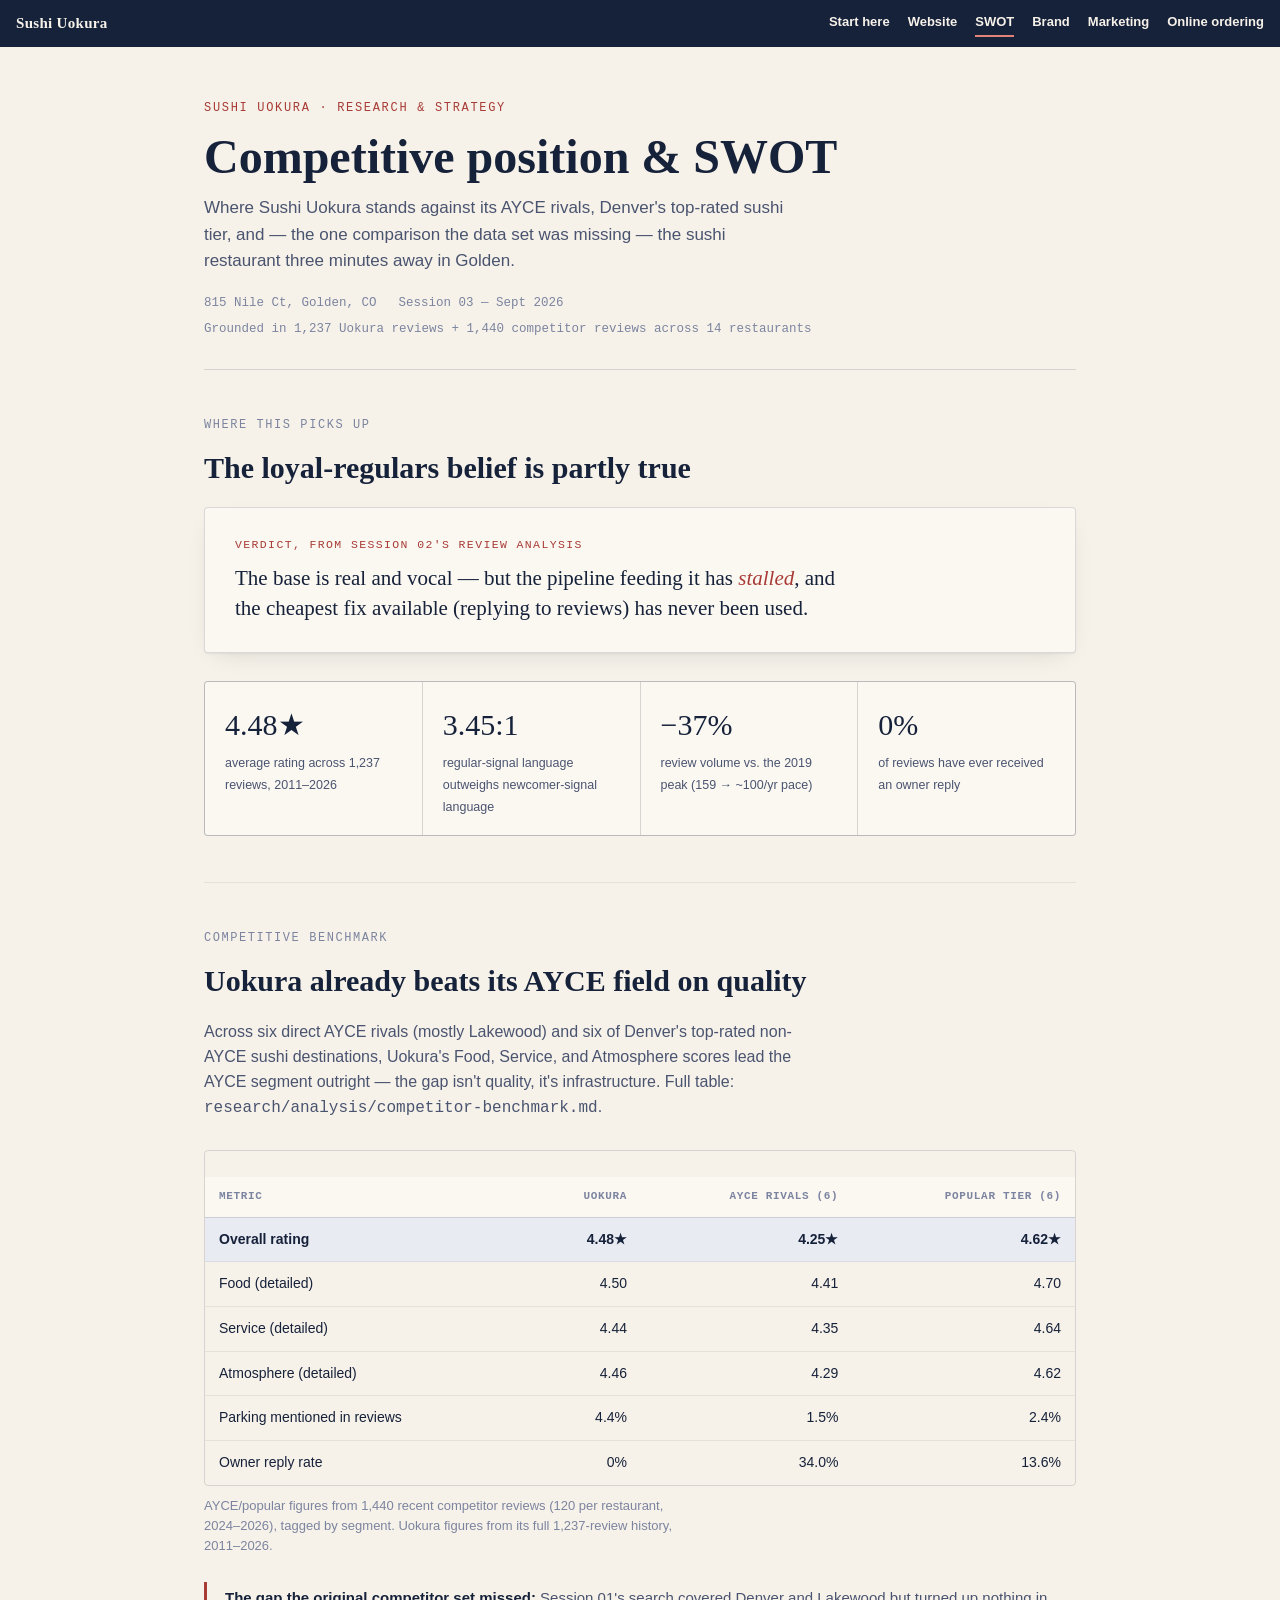
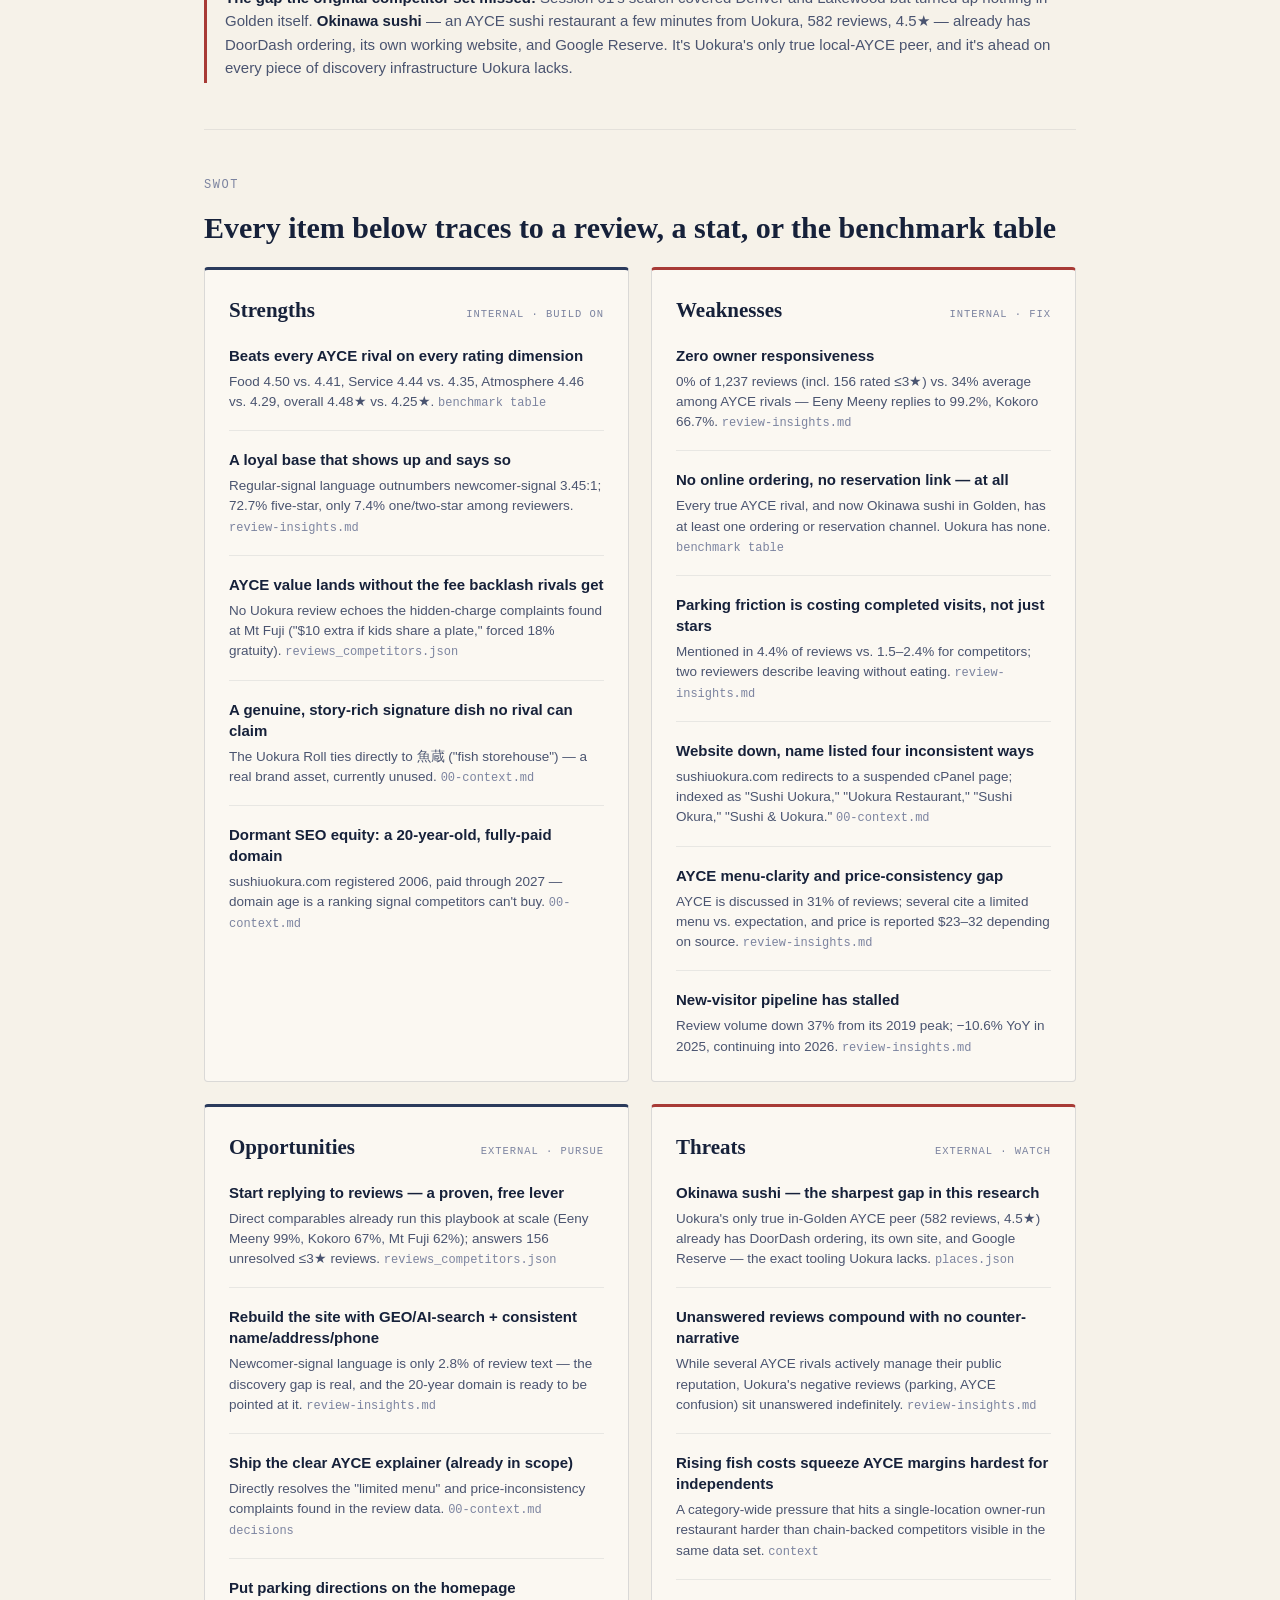
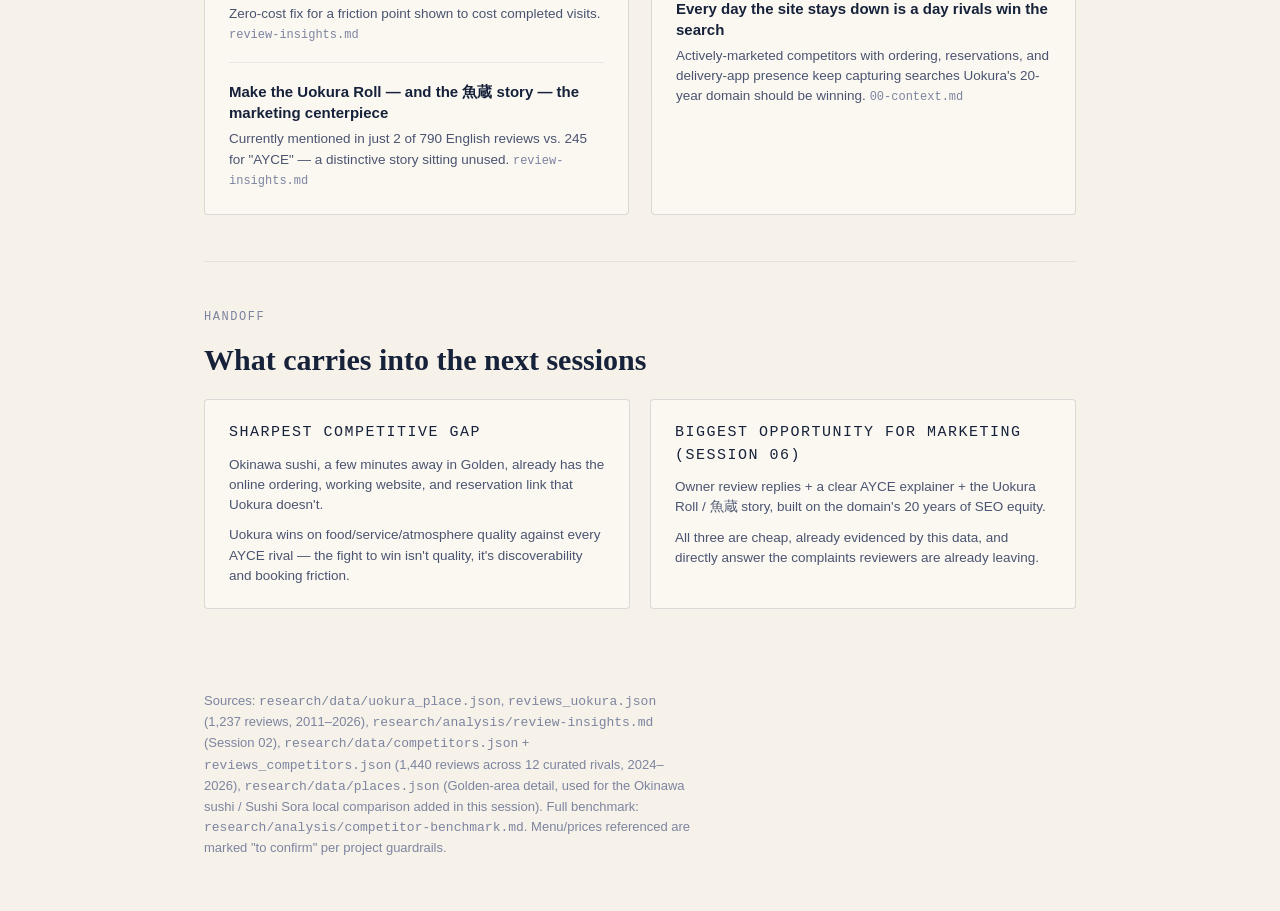
<file: swot.html>
<!doctype html><html><head><meta charset=utf8><meta name="robots" content="noindex"><meta name=viewport content="width=device-width,initial-scale=1,viewport-fit=cover"><style>:root{color-scheme:light;box-sizing:border-box;padding-top:env(safe-area-inset-top,0px);padding-bottom:env(safe-area-inset-bottom,0px)}html{scroll-padding-top:env(safe-area-inset-top,0px)}body{margin:0;padding:0;font:14px -apple-system,BlinkMacSystemFont,sans-serif;background:#faf9f5;color:#141413}img{max-width:100%}[hidden]:not([hidden=until-found i]){display:none!important}</style></head><body>
<style>.sunav{position:sticky;top:env(safe-area-inset-top,0px);z-index:50;display:flex;flex-wrap:wrap;gap:4px 18px;align-items:center;padding:10px 16px;background:#16213A;color:#F6F2E9;font:600 13px/1.3 -apple-system,BlinkMacSystemFont,"Segoe UI",Arial,sans-serif}
.sunav__brand{margin-right:auto;font-family:"Iowan Old Style",Palatino,Georgia,serif;font-size:15px;letter-spacing:.02em}
.sunav a{color:#F6F2E9;text-decoration:none;padding:4px 0;border-bottom:2px solid transparent}
.sunav a:hover,.sunav a:focus-visible{border-bottom-color:#E08278;outline:none}
.sunav a[aria-current="page"]{border-bottom-color:#E08278}
</style><nav class="sunav" aria-label="Sushi Uokura documents"><span class="sunav__brand">Sushi Uokura</span><a href="index.html">Start here</a><a href="website/index.html">Website</a><a href="swot.html" aria-current="page">SWOT</a><a href="brand.html">Brand</a><a href="marketing.html">Marketing</a><a href="online-ordering.html">Online ordering</a></nav>
<title>Sushi Uokura — Competitive Position &amp; SWOT</title>
<style>
  :root {
    --paper: #F6F2E9;
    --paper-raised: #FBF8F2;
    --ink: #16213A;
    --ink-soft: #4A5470;
    --ink-faint: #7C84A0;
    --navy: #16213A;
    --navy-mid: #2B3B5C;
    --navy-tint: #E9EBF3;
    --red: #8E2A2A;
    --red-mid: #A83B36;
    --red-tint: #F3E3DE;
    --line: rgba(22, 33, 58, 0.14);
    --line-soft: rgba(22, 33, 58, 0.08);
    --shadow: 0 1px 2px rgba(22,33,58,0.06), 0 8px 24px -12px rgba(22,33,58,0.18);
    --font-display: "Iowan Old Style", "Palatino Linotype", "URW Palladio L", Palatino, Georgia, serif;
    --font-body: -apple-system, BlinkMacSystemFont, "Segoe UI", "Helvetica Neue", Arial, sans-serif;
    --font-mono: "IBM Plex Mono", ui-monospace, "SF Mono", Menlo, Consolas, monospace;
  }

  :root[data-theme="dark"] {
    --paper: #12182A;
    --paper-raised: #182036;
    --ink: #ECE7DA;
    --ink-soft: #B7BDD3;
    --ink-faint: #7E87A4;
    --navy: #DCE1F0;
    --navy-mid: #A9B4D6;
    --navy-tint: #202B48;
    --red: #E08278;
    --red-mid: #D06A5F;
    --red-tint: #33221F;
    --line: rgba(236, 231, 218, 0.16);
    --line-soft: rgba(236, 231, 218, 0.09);
    --shadow: 0 1px 2px rgba(0,0,0,0.3), 0 8px 24px -12px rgba(0,0,0,0.5);
  }

  @media (prefers-color-scheme: dark) {
    :root:not([data-theme="light"]) {
      --paper: #12182A;
      --paper-raised: #182036;
      --ink: #ECE7DA;
      --ink-soft: #B7BDD3;
      --ink-faint: #7E87A4;
      --navy: #DCE1F0;
      --navy-mid: #A9B4D6;
      --navy-tint: #202B48;
      --red: #E08278;
      --red-mid: #D06A5F;
      --red-tint: #33221F;
      --line: rgba(236, 231, 218, 0.16);
      --line-soft: rgba(236, 231, 218, 0.09);
      --shadow: 0 1px 2px rgba(0,0,0,0.3), 0 8px 24px -12px rgba(0,0,0,0.5);
    }
  }

  * { box-sizing: border-box; }

  body {
    margin: 0;
    background: var(--paper);
    color: var(--ink);
    font-family: var(--font-body);
    line-height: 1.55;
    -webkit-font-smoothing: antialiased;
  }

  .wrap {
    max-width: 920px;
    margin: 0 auto;
    padding: 0 24px;
  }

  a { color: var(--red-mid); }

  /* ===== Masthead ===== */
  .masthead {
    border-bottom: 1px solid var(--line);
    padding: 52px 0 30px;
  }
  .masthead__eyebrow {
    font-family: var(--font-mono);
    font-size: 12px;
    letter-spacing: 0.14em;
    text-transform: uppercase;
    color: var(--red-mid);
    margin: 0 0 14px;
  }
  .masthead__title {
    font-family: var(--font-display);
    font-size: clamp(32px, 5vw, 48px);
    line-height: 1.08;
    margin: 0 0 12px;
    text-wrap: balance;
    color: var(--navy);
  }
  .masthead__sub {
    font-size: 17px;
    color: var(--ink-soft);
    max-width: 62ch;
    margin: 0 0 20px;
  }
  .masthead__meta {
    display: flex;
    flex-wrap: wrap;
    gap: 6px 22px;
    font-family: var(--font-mono);
    font-size: 12.5px;
    color: var(--ink-faint);
  }

  /* ===== Sections ===== */
  section { padding: 46px 0; border-bottom: 1px solid var(--line-soft); }
  section:last-of-type { border-bottom: none; }

  .section__label {
    font-family: var(--font-mono);
    font-size: 12px;
    letter-spacing: 0.13em;
    text-transform: uppercase;
    color: var(--ink-faint);
    margin: 0 0 10px;
  }
  .section__head {
    font-family: var(--font-display);
    font-size: clamp(24px, 3.4vw, 30px);
    color: var(--navy);
    margin: 0 0 16px;
    text-wrap: balance;
  }
  .section__intro {
    max-width: 68ch;
    color: var(--ink-soft);
    font-size: 16px;
    margin: 0 0 30px;
  }

  /* ===== Verdict / thesis ===== */
  .verdict {
    background: var(--paper-raised);
    border: 1px solid var(--line);
    border-radius: 4px;
    padding: 28px 30px;
    box-shadow: var(--shadow);
  }
  .verdict__label {
    font-family: var(--font-mono);
    font-size: 11.5px;
    letter-spacing: 0.12em;
    text-transform: uppercase;
    color: var(--red-mid);
    margin: 0 0 10px;
  }
  .verdict__text {
    font-family: var(--font-display);
    font-size: 21px;
    line-height: 1.42;
    color: var(--navy);
    margin: 0;
    text-wrap: balance;
  }
  .verdict__text em { font-style: italic; color: var(--red-mid); }

  .stat-row {
    display: grid;
    grid-template-columns: repeat(auto-fit, minmax(160px, 1fr));
    gap: 1px;
    background: var(--line);
    border: 1px solid var(--line);
    margin-top: 28px;
    border-radius: 4px;
    overflow: hidden;
  }
  .stat {
    background: var(--paper-raised);
    padding: 20px 20px 18px;
  }
  .stat__num {
    font-family: var(--font-display);
    font-size: 30px;
    color: var(--navy);
    font-variant-numeric: tabular-nums;
    display: block;
    margin-bottom: 4px;
  }
  .stat__label {
    font-size: 12.5px;
    color: var(--ink-soft);
    line-height: 1.35;
  }

  /* ===== Benchmark table ===== */
  .table-scroll { overflow-x: auto; border: 1px solid var(--line); border-radius: 4px; }
  table {
    width: 100%;
    border-collapse: collapse;
    font-size: 14px;
    min-width: 560px;
  }
  th, td {
    text-align: left;
    padding: 11px 14px;
    border-bottom: 1px solid var(--line-soft);
    white-space: nowrap;
  }
  thead th {
    font-family: var(--font-mono);
    font-size: 11px;
    letter-spacing: 0.06em;
    text-transform: uppercase;
    color: var(--ink-faint);
    background: var(--paper-raised);
    border-bottom: 1px solid var(--line);
  }
  tbody tr:last-child td { border-bottom: none; }
  td.num, th.num { font-variant-numeric: tabular-nums; text-align: right; }
  tr.hero-row td { background: var(--navy-tint); font-weight: 600; }
  td.dim { white-space: normal; }

  .segment-table { margin-top: 26px; }
  .caption {
    font-size: 13px;
    color: var(--ink-faint);
    margin-top: 10px;
    max-width: 68ch;
  }

  .callout {
    margin-top: 26px;
    border-left: 3px solid var(--red-mid);
    padding: 4px 0 4px 18px;
    font-size: 15px;
    color: var(--ink-soft);
  }
  .callout strong { color: var(--ink); }

  /* ===== SWOT ===== */
  .swot-grid {
    display: grid;
    grid-template-columns: 1fr 1fr;
    gap: 22px;
  }
  @media (max-width: 640px) {
    .swot-grid { grid-template-columns: 1fr; }
  }
  .panel {
    border: 1px solid var(--line);
    border-radius: 4px;
    background: var(--paper-raised);
    padding: 24px 24px 8px;
  }
  .panel--positive { border-top: 3px solid var(--navy-mid); }
  .panel--negative { border-top: 3px solid var(--red-mid); }
  .panel__head {
    display: flex;
    align-items: baseline;
    justify-content: space-between;
    margin-bottom: 18px;
  }
  .panel__title {
    font-family: var(--font-display);
    font-size: 21px;
    color: var(--navy);
    margin: 0;
  }
  .panel__scope {
    font-family: var(--font-mono);
    font-size: 10.5px;
    letter-spacing: 0.09em;
    text-transform: uppercase;
    color: var(--ink-faint);
  }
  .item {
    padding: 0 0 18px;
    margin-bottom: 18px;
    border-bottom: 1px solid var(--line-soft);
  }
  .item:last-child { border-bottom: none; margin-bottom: 0; padding-bottom: 16px; }
  .item__claim {
    font-size: 15px;
    color: var(--ink);
    font-weight: 600;
    margin: 0 0 6px;
    line-height: 1.4;
  }
  .item__evidence {
    font-size: 13.5px;
    color: var(--ink-soft);
    margin: 0;
    line-height: 1.5;
  }
  .item__evidence cite {
    font-style: normal;
    color: var(--ink-faint);
    font-family: var(--font-mono);
    font-size: 12px;
  }

  /* ===== Closing ===== */
  .closing-grid {
    display: grid;
    grid-template-columns: 1fr 1fr;
    gap: 20px;
  }
  @media (max-width: 640px) { .closing-grid { grid-template-columns: 1fr; } }
  .close-card {
    border: 1px solid var(--line);
    border-radius: 4px;
    padding: 22px 24px;
    background: var(--paper-raised);
  }
  .close-card__label {
    font-family: var(--font-mono);
    font-size: 11px;
    letter-spacing: 0.1em;
    text-transform: uppercase;
    color: var(--red-mid);
    margin: 0 0 10px;
  }
  .close-card p { margin: 0; font-size: 15px; color: var(--ink); line-height: 1.5; }
  .close-card p + p { margin-top: 10px; color: var(--ink-soft); font-size: 13.5px; }

  footer {
    padding: 36px 0 60px;
    font-size: 13px;
    color: var(--ink-faint);
    max-width: 68ch;
  }
  footer a { color: var(--ink-faint); text-decoration: underline; text-underline-offset: 2px; }
</style>

<div class="wrap">
  <header class="masthead">
    <p class="masthead__eyebrow">Sushi Uokura · Research &amp; Strategy</p>
    <h1 class="masthead__title">Competitive position &amp; SWOT</h1>
    <p class="masthead__sub">
      Where Sushi Uokura stands against its AYCE rivals, Denver's top-rated sushi tier, and — the one
      comparison the data set was missing — the sushi restaurant three minutes away in Golden.
    </p>
    <div class="masthead__meta">
      <span>815 Nile Ct, Golden, CO</span>
      <span>Session 03 — Sept 2026</span>
      <span>Grounded in 1,237 Uokura reviews + 1,440 competitor reviews across 14 restaurants</span>
    </div>
  </header>

  <section id="thesis">
    <p class="section__label">Where this picks up</p>
    <h2 class="section__head">The loyal-regulars belief is partly true</h2>
    <div class="verdict">
      <p class="verdict__label">Verdict, from Session 02's review analysis</p>
      <p class="verdict__text">
        The base is real and vocal — but the pipeline feeding it has <em>stalled</em>, and the
        cheapest fix available (replying to reviews) has never been used.
      </p>
    </div>
    <div class="stat-row">
      <div class="stat"><span class="stat__num">4.48★</span><span class="stat__label">average rating across 1,237 reviews, 2011–2026</span></div>
      <div class="stat"><span class="stat__num">3.45:1</span><span class="stat__label">regular-signal language outweighs newcomer-signal language</span></div>
      <div class="stat"><span class="stat__num">−37%</span><span class="stat__label">review volume vs. the 2019 peak (159 → ~100/yr pace)</span></div>
      <div class="stat"><span class="stat__num">0%</span><span class="stat__label">of reviews have ever received an owner reply</span></div>
    </div>
  </section>

  <section id="benchmark">
    <p class="section__label">Competitive benchmark</p>
    <h2 class="section__head">Uokura already beats its AYCE field on quality</h2>
    <p class="section__intro">
      Across six direct AYCE rivals (mostly Lakewood) and six of Denver's top-rated non-AYCE sushi
      destinations, Uokura's Food, Service, and Atmosphere scores lead the AYCE segment outright — the
      gap isn't quality, it's infrastructure. Full table: <code>research/analysis/competitor-benchmark.md</code>.
    </p>

    <div class="table-scroll">
      <table class="segment-table">
        <thead>
          <tr><th>Metric</th><th class="num">Uokura</th><th class="num">AYCE rivals (6)</th><th class="num">Popular tier (6)</th></tr>
        </thead>
        <tbody>
          <tr class="hero-row"><td>Overall rating</td><td class="num">4.48★</td><td class="num">4.25★</td><td class="num">4.62★</td></tr>
          <tr><td>Food (detailed)</td><td class="num">4.50</td><td class="num">4.41</td><td class="num">4.70</td></tr>
          <tr><td>Service (detailed)</td><td class="num">4.44</td><td class="num">4.35</td><td class="num">4.64</td></tr>
          <tr><td>Atmosphere (detailed)</td><td class="num">4.46</td><td class="num">4.29</td><td class="num">4.62</td></tr>
          <tr><td>Parking mentioned in reviews</td><td class="num">4.4%</td><td class="num">1.5%</td><td class="num">2.4%</td></tr>
          <tr><td>Owner reply rate</td><td class="num">0%</td><td class="num">34.0%</td><td class="num">13.6%</td></tr>
        </tbody>
      </table>
    </div>
    <p class="caption">
      AYCE/popular figures from 1,440 recent competitor reviews (120 per restaurant, 2024–2026), tagged
      by segment. Uokura figures from its full 1,237-review history, 2011–2026.
    </p>

    <div class="callout">
      <strong>The gap the original competitor set missed:</strong> Session 01's search covered
      Denver and Lakewood but turned up nothing in Golden itself. <strong>Okinawa sushi</strong> —
      an AYCE sushi restaurant a few minutes from Uokura, 582 reviews, 4.5★ — already has DoorDash
      ordering, its own working website, and Google Reserve. It's Uokura's only true local-AYCE peer,
      and it's ahead on every piece of discovery infrastructure Uokura lacks.
    </div>
  </section>

  <section id="swot">
    <p class="section__label">SWOT</p>
    <h2 class="section__head">Every item below traces to a review, a stat, or the benchmark table</h2>

    <div class="swot-grid">
      <div class="panel panel--positive">
        <div class="panel__head">
          <h3 class="panel__title">Strengths</h3>
          <span class="panel__scope">Internal · build on</span>
        </div>
        <div class="item">
          <p class="item__claim">Beats every AYCE rival on every rating dimension</p>
          <p class="item__evidence">Food 4.50 vs. 4.41, Service 4.44 vs. 4.35, Atmosphere 4.46 vs. 4.29, overall 4.48★ vs. 4.25★. <cite>benchmark table</cite></p>
        </div>
        <div class="item">
          <p class="item__claim">A loyal base that shows up and says so</p>
          <p class="item__evidence">Regular-signal language outnumbers newcomer-signal 3.45:1; 72.7% five-star, only 7.4% one/two-star among reviewers. <cite>review-insights.md</cite></p>
        </div>
        <div class="item">
          <p class="item__claim">AYCE value lands without the fee backlash rivals get</p>
          <p class="item__evidence">No Uokura review echoes the hidden-charge complaints found at Mt Fuji ("$10 extra if kids share a plate," forced 18% gratuity). <cite>reviews_competitors.json</cite></p>
        </div>
        <div class="item">
          <p class="item__claim">A genuine, story-rich signature dish no rival can claim</p>
          <p class="item__evidence">The Uokura Roll ties directly to 魚蔵 ("fish storehouse") — a real brand asset, currently unused. <cite>00-context.md</cite></p>
        </div>
        <div class="item">
          <p class="item__claim">Dormant SEO equity: a 20-year-old, fully-paid domain</p>
          <p class="item__evidence">sushiuokura.com registered 2006, paid through 2027 — domain age is a ranking signal competitors can't buy. <cite>00-context.md</cite></p>
        </div>
      </div>

      <div class="panel panel--negative">
        <div class="panel__head">
          <h3 class="panel__title">Weaknesses</h3>
          <span class="panel__scope">Internal · fix</span>
        </div>
        <div class="item">
          <p class="item__claim">Zero owner responsiveness</p>
          <p class="item__evidence">0% of 1,237 reviews (incl. 156 rated ≤3★) vs. 34% average among AYCE rivals — Eeny Meeny replies to 99.2%, Kokoro 66.7%. <cite>review-insights.md</cite></p>
        </div>
        <div class="item">
          <p class="item__claim">No online ordering, no reservation link — at all</p>
          <p class="item__evidence">Every true AYCE rival, and now Okinawa sushi in Golden, has at least one ordering or reservation channel. Uokura has none. <cite>benchmark table</cite></p>
        </div>
        <div class="item">
          <p class="item__claim">Parking friction is costing completed visits, not just stars</p>
          <p class="item__evidence">Mentioned in 4.4% of reviews vs. 1.5–2.4% for competitors; two reviewers describe leaving without eating. <cite>review-insights.md</cite></p>
        </div>
        <div class="item">
          <p class="item__claim">Website down, name listed four inconsistent ways</p>
          <p class="item__evidence">sushiuokura.com redirects to a suspended cPanel page; indexed as "Sushi Uokura," "Uokura Restaurant," "Sushi Okura," "Sushi &amp; Uokura." <cite>00-context.md</cite></p>
        </div>
        <div class="item">
          <p class="item__claim">AYCE menu-clarity and price-consistency gap</p>
          <p class="item__evidence">AYCE is discussed in 31% of reviews; several cite a limited menu vs. expectation, and price is reported $23–32 depending on source. <cite>review-insights.md</cite></p>
        </div>
        <div class="item">
          <p class="item__claim">New-visitor pipeline has stalled</p>
          <p class="item__evidence">Review volume down 37% from its 2019 peak; −10.6% YoY in 2025, continuing into 2026. <cite>review-insights.md</cite></p>
        </div>
      </div>
    </div>

    <div class="swot-grid" style="margin-top:22px;">
      <div class="panel panel--positive">
        <div class="panel__head">
          <h3 class="panel__title">Opportunities</h3>
          <span class="panel__scope">External · pursue</span>
        </div>
        <div class="item">
          <p class="item__claim">Start replying to reviews — a proven, free lever</p>
          <p class="item__evidence">Direct comparables already run this playbook at scale (Eeny Meeny 99%, Kokoro 67%, Mt Fuji 62%); answers 156 unresolved ≤3★ reviews. <cite>reviews_competitors.json</cite></p>
        </div>
        <div class="item">
          <p class="item__claim">Rebuild the site with GEO/AI-search + consistent name/address/phone</p>
          <p class="item__evidence">Newcomer-signal language is only 2.8% of review text — the discovery gap is real, and the 20-year domain is ready to be pointed at it. <cite>review-insights.md</cite></p>
        </div>
        <div class="item">
          <p class="item__claim">Ship the clear AYCE explainer (already in scope)</p>
          <p class="item__evidence">Directly resolves the "limited menu" and price-inconsistency complaints found in the review data. <cite>00-context.md decisions</cite></p>
        </div>
        <div class="item">
          <p class="item__claim">Put parking directions on the homepage</p>
          <p class="item__evidence">Zero-cost fix for a friction point shown to cost completed visits. <cite>review-insights.md</cite></p>
        </div>
        <div class="item">
          <p class="item__claim">Make the Uokura Roll — and the 魚蔵 story — the marketing centerpiece</p>
          <p class="item__evidence">Currently mentioned in just 2 of 790 English reviews vs. 245 for "AYCE" — a distinctive story sitting unused. <cite>review-insights.md</cite></p>
        </div>
      </div>

      <div class="panel panel--negative">
        <div class="panel__head">
          <h3 class="panel__title">Threats</h3>
          <span class="panel__scope">External · watch</span>
        </div>
        <div class="item">
          <p class="item__claim">Okinawa sushi — the sharpest gap in this research</p>
          <p class="item__evidence">Uokura's only true in-Golden AYCE peer (582 reviews, 4.5★) already has DoorDash ordering, its own site, and Google Reserve — the exact tooling Uokura lacks. <cite>places.json</cite></p>
        </div>
        <div class="item">
          <p class="item__claim">Unanswered reviews compound with no counter-narrative</p>
          <p class="item__evidence">While several AYCE rivals actively manage their public reputation, Uokura's negative reviews (parking, AYCE confusion) sit unanswered indefinitely. <cite>review-insights.md</cite></p>
        </div>
        <div class="item">
          <p class="item__claim">Rising fish costs squeeze AYCE margins hardest for independents</p>
          <p class="item__evidence">A category-wide pressure that hits a single-location owner-run restaurant harder than chain-backed competitors visible in the same data set. <cite>context</cite></p>
        </div>
        <div class="item">
          <p class="item__claim">Every day the site stays down is a day rivals win the search</p>
          <p class="item__evidence">Actively-marketed competitors with ordering, reservations, and delivery-app presence keep capturing searches Uokura's 20-year domain should be winning. <cite>00-context.md</cite></p>
        </div>
      </div>
    </div>
  </section>

  <section id="closing">
    <p class="section__label">Handoff</p>
    <h2 class="section__head">What carries into the next sessions</h2>
    <div class="closing-grid">
      <div class="close-card">
        <p class="close-card__label">Sharpest competitive gap</p>
        <p>Okinawa sushi, a few minutes away in Golden, already has the online ordering, working
          website, and reservation link that Uokura doesn't.</p>
        <p>Uokura wins on food/service/atmosphere quality against every AYCE rival — the fight to win
          isn't quality, it's discoverability and booking friction.</p>
      </div>
      <div class="close-card">
        <p class="close-card__label">Biggest opportunity for marketing (Session 06)</p>
        <p>Owner review replies + a clear AYCE explainer + the Uokura Roll / 魚蔵 story, built on the
          domain's 20 years of SEO equity.</p>
        <p>All three are cheap, already evidenced by this data, and directly answer the complaints
          reviewers are already leaving.</p>
      </div>
    </div>
  </section>

  <footer>
    Sources: <code>research/data/uokura_place.json</code>, <code>reviews_uokura.json</code> (1,237
    reviews, 2011–2026), <code>research/analysis/review-insights.md</code> (Session 02),
    <code>research/data/competitors.json</code> + <code>reviews_competitors.json</code> (1,440 reviews
    across 12 curated rivals, 2024–2026), <code>research/data/places.json</code> (Golden-area detail,
    used for the Okinawa sushi / Sushi Sora local comparison added in this session). Full benchmark:
    <code>research/analysis/competitor-benchmark.md</code>. Menu/prices referenced are marked
    "to confirm" per project guardrails.
  </footer>
</div>
</body></html>
</file>
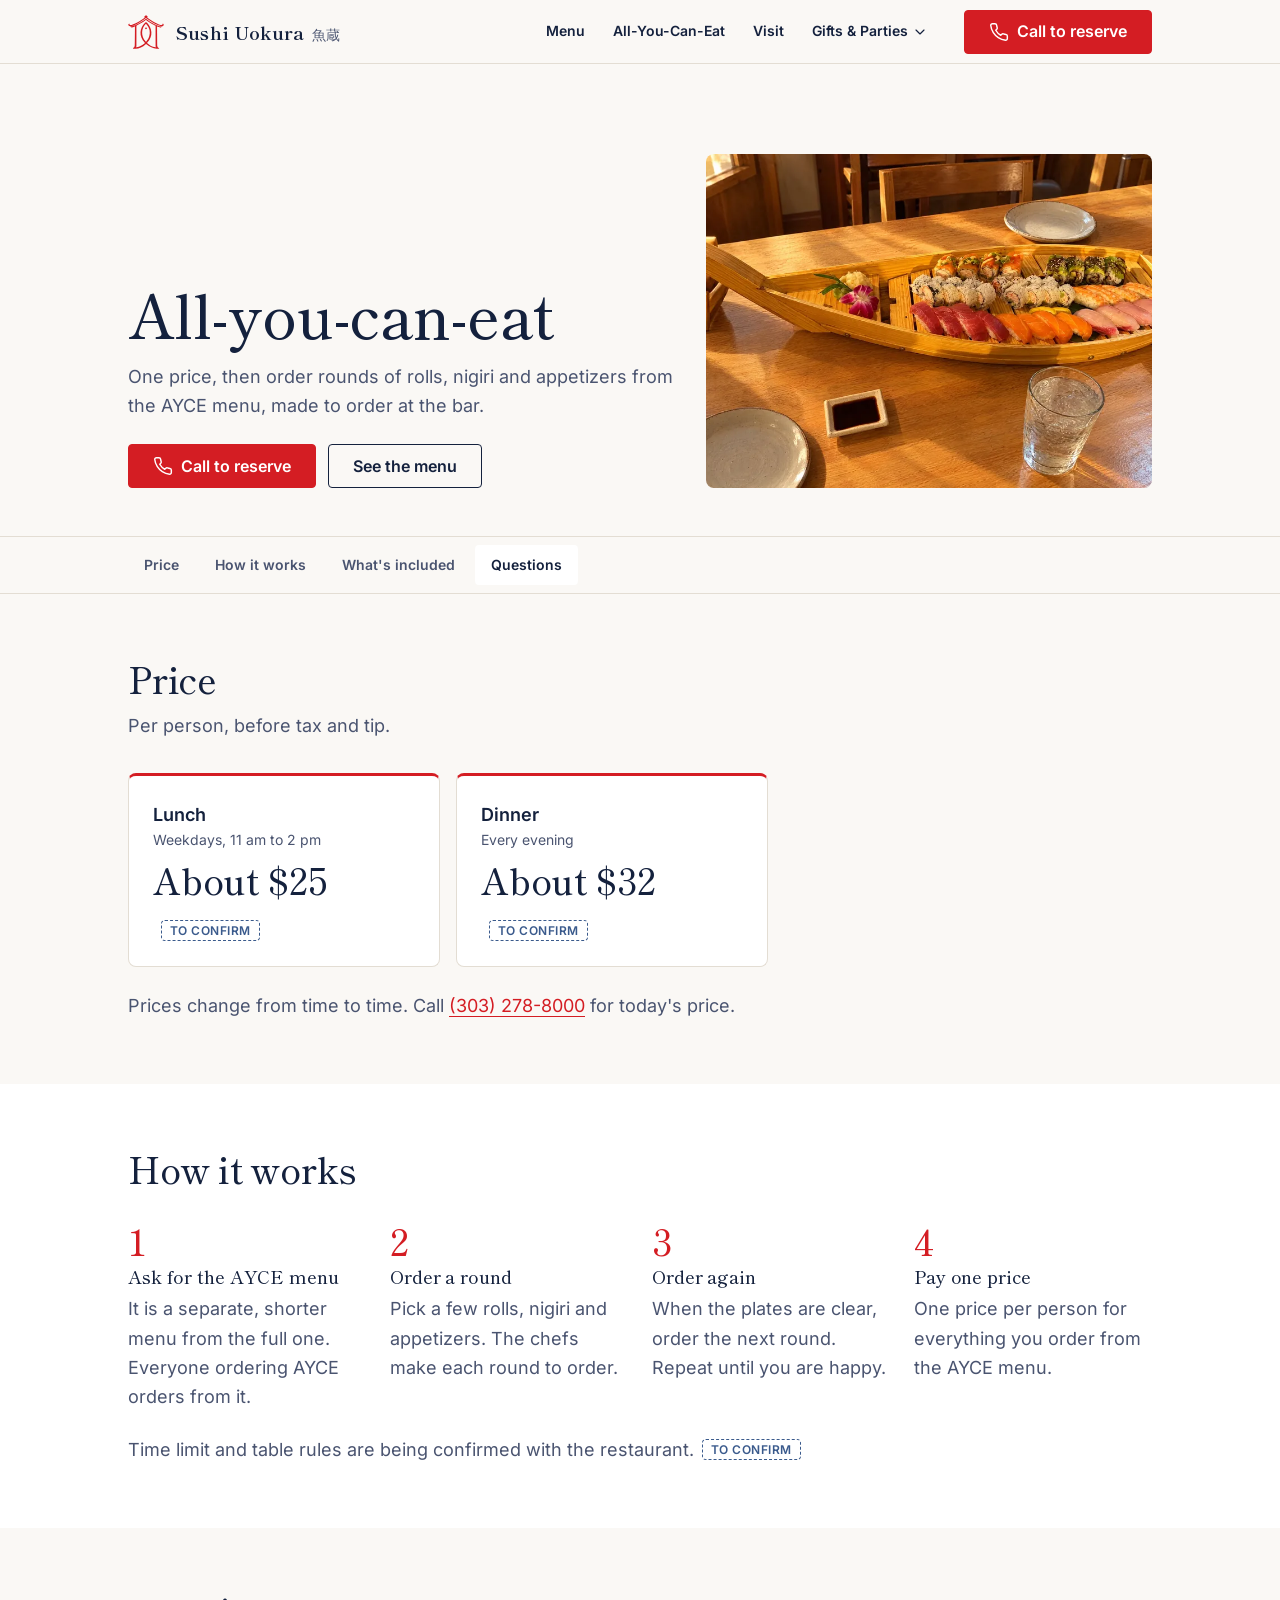
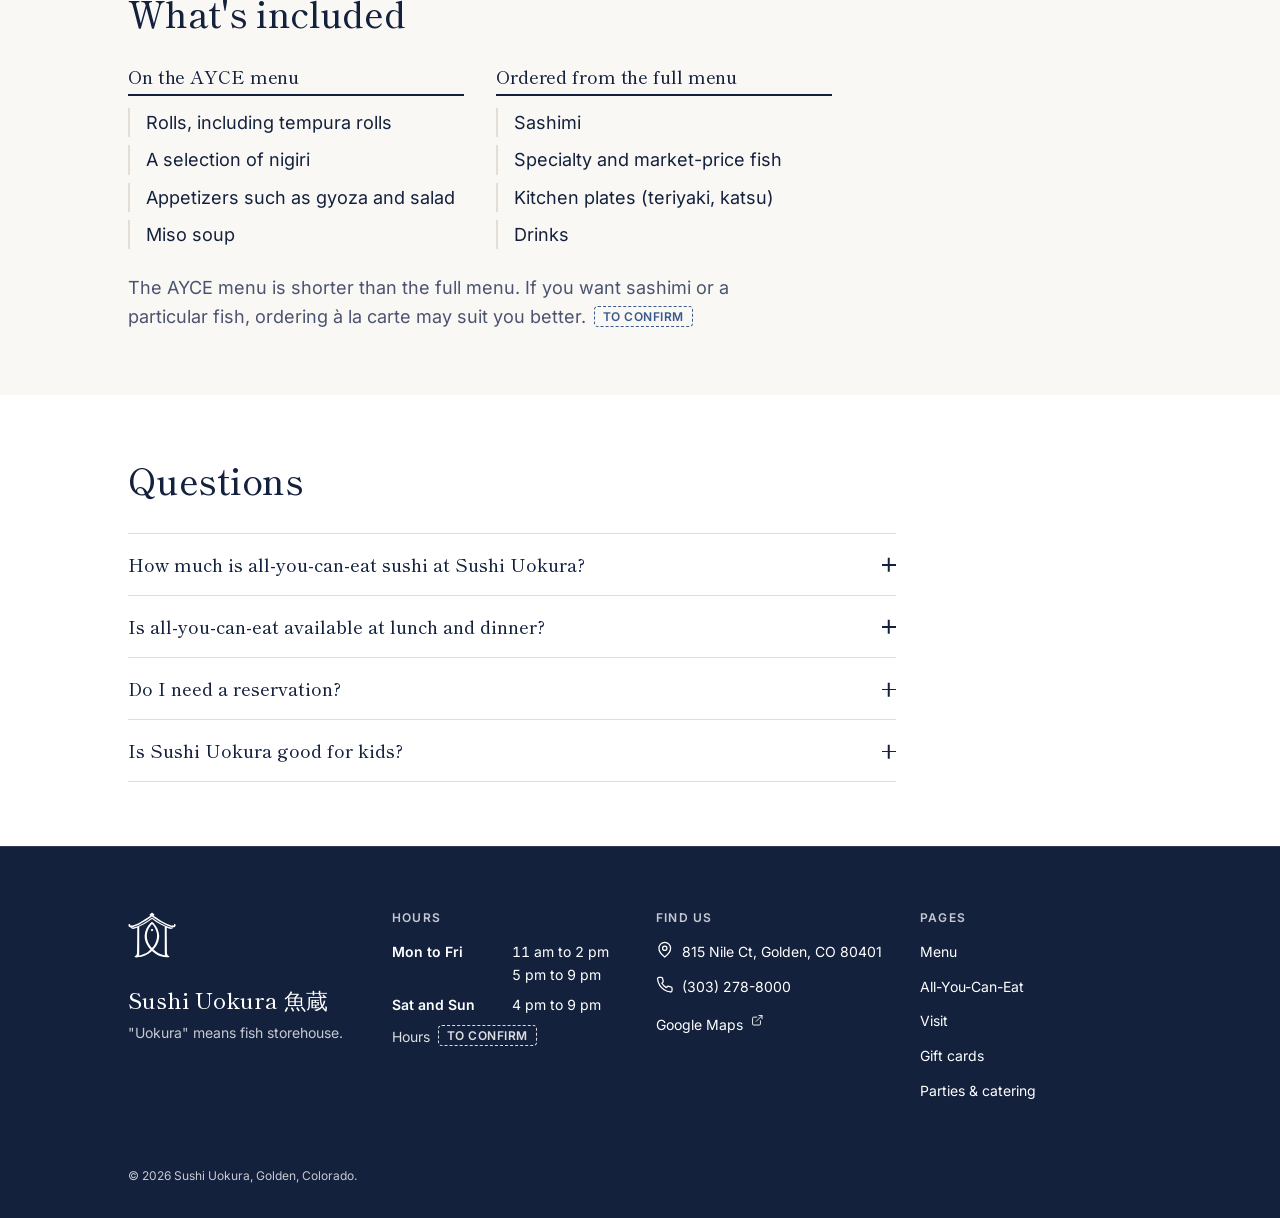
<file: website/all-you-can-eat.html>
<!DOCTYPE html><html lang="en"><head><meta name="robots" content="noindex"><meta charset="utf-8"><meta name="viewport" content="width=device-width, initial-scale=1"><title>All-You-Can-Eat Sushi | Sushi Uokura</title><meta name="description" content="How all-you-can-eat sushi works at Sushi Uokura in Golden, CO: lunch and dinner price, what's on the AYCE menu, and how ordering in rounds works."><link rel="canonical" href="https://sushiuokura.com/all-you-can-eat.html"><link rel="icon" href="favicon.svg" type="image/svg+xml"><link rel="apple-touch-icon" href="apple-touch-icon.png"><meta name="theme-color" content="#faf8f5" media="(prefers-color-scheme: light)"><meta name="theme-color" content="#0f1830" media="(prefers-color-scheme: dark)"><meta name="color-scheme" content="light dark"><meta property="og:type" content="website"><meta property="og:site_name" content="Sushi Uokura"><meta property="og:locale" content="en_US"><meta property="og:title" content="All-You-Can-Eat Sushi | Sushi Uokura"><meta property="og:description" content="How all-you-can-eat sushi works at Sushi Uokura in Golden, CO: lunch and dinner price, what's on the AYCE menu, and how ordering in rounds works."><meta property="og:url" content="https://sushiuokura.com/all-you-can-eat.html"><meta property="og:image" content="https://sushiuokura.com/og-image.jpg"><meta property="og:image:width" content="1200"><meta property="og:image:height" content="630"><meta property="og:image:alt" content="The front of Sushi Uokura in Golden, Colorado: a small house with a blue UOKURA awning."><meta name="twitter:card" content="summary_large_image"><meta name="twitter:title" content="All-You-Can-Eat Sushi | Sushi Uokura"><meta name="twitter:description" content="How all-you-can-eat sushi works at Sushi Uokura in Golden, CO: lunch and dinner price, what's on the AYCE menu, and how ordering in rounds works."><meta name="twitter:image" content="https://sushiuokura.com/og-image.jpg"><meta name="twitter:image:alt" content="The front of Sushi Uokura in Golden, Colorado: a small house with a blue UOKURA awning."><script type="application/ld+json">{"@context":"https://schema.org","@type":"Restaurant","@id":"https://sushiuokura.com/#restaurant","name":"Sushi Uokura","alternateName":["Uokura","Sushi Uokura 魚蔵"],"url":"https://sushiuokura.com","image":"https://sushiuokura.com/og-image.jpg","logo":"https://sushiuokura.com/apple-touch-icon.png","description":"A neighborhood sushi bar in a little house in Golden. Sushi, rolls, hot plates and all-you-can-eat sushi at lunch and dinner.","telephone":"+13032788000","servesCuisine":["Japanese","Sushi"],"acceptsReservations":"By phone","menu":"https://sushiuokura.com/menu","hasMenu":"https://sushiuokura.com/menu","address":{"@type":"PostalAddress","streetAddress":"815 Nile Ct","addressLocality":"Golden","addressRegion":"CO","postalCode":"80401","addressCountry":"US"},"geo":{"@type":"GeoCoordinates","latitude":39.7295161,"longitude":-105.1782027},"hasMap":"https://maps.app.goo.gl/jYmSZUCRbSrGxAA89","openingHoursSpecification":[{"@type":"OpeningHoursSpecification","dayOfWeek":["Monday","Tuesday","Wednesday","Thursday","Friday"],"opens":"11:00","closes":"14:00"},{"@type":"OpeningHoursSpecification","dayOfWeek":["Monday","Tuesday","Wednesday","Thursday","Friday"],"opens":"17:00","closes":"21:00"},{"@type":"OpeningHoursSpecification","dayOfWeek":["Saturday","Sunday"],"opens":"16:00","closes":"21:00"}],"sameAs":["https://maps.app.goo.gl/jYmSZUCRbSrGxAA89"]}</script><!-- Without JavaScript nothing waits for the scroll engine: show everything. --><noscript><style>
        [data-sc-cue],
        [data-sc-in],
        [data-sc-stagger] > * {
          opacity: 1 !important;
          transform: none !important;
        }
      </style></noscript><link rel="stylesheet" href="assets/BaseLayout.D23RLUJh.css"><style>.faq[data-astro-cid-7synugci]{border-top:1px solid var(--color-border);max-width:48rem}.faq__item[data-astro-cid-7synugci]{border-bottom:1px solid var(--color-border)}.faq__question[data-astro-cid-7synugci]{justify-content:space-between;align-items:center;gap:var(--space-4);min-height:3.5rem;padding-block:var(--space-4);font-family:var(--font-display);font-size:var(--text-md);color:var(--color-ink);cursor:pointer;font-weight:500;list-style:none;display:flex}.faq__question[data-astro-cid-7synugci]::-webkit-details-marker{display:none}.faq__question[data-astro-cid-7synugci]:hover{color:var(--color-primary)}.faq__question[data-astro-cid-7synugci]:focus-visible{outline:var(--focus-ring);outline-offset:2px}.faq__marker[data-astro-cid-7synugci]{flex:none;width:.875rem;height:.875rem;position:relative}.faq__marker[data-astro-cid-7synugci]:before,.faq__marker[data-astro-cid-7synugci]:after{content:"";height:1.5px;transition:transform var(--sc-d-base) var(--sc-ease-out);background:currentColor;position:absolute;inset:50% 0 auto}.faq__marker[data-astro-cid-7synugci]:after{transform:rotate(90deg)}.faq__item[data-astro-cid-7synugci][open] .faq__marker[data-astro-cid-7synugci]:after{transform:rotate(0)}.faq__answer[data-astro-cid-7synugci]{max-width:var(--sc-measure);padding-bottom:var(--space-6);color:var(--color-ink-soft);line-height:var(--leading-normal)}.page-index[data-astro-cid-4yh6vp7z]{top:var(--header-h);z-index:30;background:color-mix(in oklab, var(--color-surface) 94%, transparent);backdrop-filter:saturate(1.2)blur(8px);border-block:1px solid var(--color-border);position:sticky}.page-index__list[data-astro-cid-4yh6vp7z]{gap:var(--space-1);max-width:var(--content-max-width);padding:var(--space-2) var(--sc-gutter);scrollbar-width:none;scroll-snap-type:x proximity;margin-inline:auto;display:flex;overflow-x:auto}.page-index__list[data-astro-cid-4yh6vp7z]::-webkit-scrollbar{display:none}.page-index__item[data-astro-cid-4yh6vp7z]{scroll-snap-align:start;flex:none}.page-index__link[data-astro-cid-4yh6vp7z]{min-height:2.5rem;padding:0 var(--space-4);border-radius:var(--radius-sm);color:var(--color-ink-soft);font-size:var(--text-sm);white-space:nowrap;transition:background-color var(--sc-d-fast) var(--sc-ease-out), color var(--sc-d-fast) var(--sc-ease-out);align-items:center;font-weight:600;text-decoration:none;display:inline-flex}.page-index__link[data-astro-cid-4yh6vp7z]:hover,.page-index__link[data-astro-cid-4yh6vp7z][aria-current=true]{background:var(--color-surface-raised);color:var(--color-ink)}
.hero[data-astro-cid-ge2uvauf]{padding-block:clamp(var(--space-12), 7vw, var(--space-24)) clamp(var(--space-8), 4vw, var(--space-12));background:var(--color-surface)}.hero__inner[data-astro-cid-ge2uvauf]{gap:var(--space-8);max-width:var(--content-max-width);padding-inline:var(--sc-gutter);align-items:end;margin-inline:auto;display:grid}.hero--media[data-astro-cid-ge2uvauf] .hero__inner[data-astro-cid-ge2uvauf]{grid-template-columns:minmax(0,1fr)}@media (width>=861px){.hero--media[data-astro-cid-ge2uvauf] .hero__inner[data-astro-cid-ge2uvauf]{grid-template-columns:minmax(0,1.1fr) minmax(0,.9fr)}}.hero__kicker[data-astro-cid-ge2uvauf]{margin-bottom:var(--space-3);font-size:var(--text-sm);letter-spacing:.08em;text-transform:uppercase;color:var(--color-primary);font-weight:600}.hero__title[data-astro-cid-ge2uvauf]{font-size:clamp(var(--text-2xl), 1.4rem + 3.4vw, var(--text-4xl));line-height:var(--leading-tight);letter-spacing:var(--sc-track-tight)}.hero__lead[data-astro-cid-ge2uvauf]{max-width:36rem;margin-top:var(--space-4);font-size:var(--text-md);line-height:var(--leading-normal);color:var(--color-ink-soft)}.hero__actions[data-astro-cid-ge2uvauf]{gap:var(--space-3);margin-top:var(--space-6);flex-wrap:wrap;display:flex}.hero__media[data-astro-cid-ge2uvauf]{border-radius:var(--radius-md);aspect-ratio:4/3;overflow:hidden}@media (width<=860px){.hero__media[data-astro-cid-ge2uvauf]{aspect-ratio:16/9}}.hero__img[data-astro-cid-ge2uvauf]{object-fit:cover;width:100%;height:100%}
.section[data-astro-cid-w6ymvdtg]{padding-block:var(--sc-section);background:var(--color-surface);color:var(--color-ink)}.section--raised[data-astro-cid-w6ymvdtg]{background:var(--color-surface-raised)}.section--ink[data-astro-cid-w6ymvdtg]{--color-ink:var(--palette-white);--color-ink-soft:color-mix(in oklab, var(--palette-white) 80%, var(--palette-navy));--color-primary:var(--palette-white);--color-primary-dark:var(--palette-white);background:var(--palette-navy);color:var(--palette-white)}.section--compact[data-astro-cid-w6ymvdtg]{padding-block:clamp(var(--space-12), 6vw, var(--space-16))}.section__inner[data-astro-cid-w6ymvdtg]{width:100%;max-width:var(--content-max-width);padding-inline:var(--sc-gutter);margin-inline:auto}.section__header[data-astro-cid-w6ymvdtg]{max-width:40rem;margin-bottom:var(--space-8)}.section__title[data-astro-cid-w6ymvdtg]{font-size:clamp(var(--text-xl), 1.2rem + 1.6vw, var(--text-2xl))}.section__intro[data-astro-cid-w6ymvdtg]{margin-top:var(--space-3);font-size:var(--text-md);line-height:var(--leading-normal);color:var(--color-ink-soft)}
.ayce-prices[data-astro-cid-3rcrel5f]{gap:var(--space-4);grid-template-columns:repeat(auto-fit,minmax(min(100%,16rem),1fr));max-width:40rem;margin:0;display:grid}.ayce-prices__row[data-astro-cid-3rcrel5f]{gap:var(--space-2);padding:var(--space-6);border:1px solid var(--color-border);border-top:3px solid var(--color-primary);border-radius:var(--radius-md);background:var(--color-surface-raised);display:grid}.ayce-prices__label[data-astro-cid-3rcrel5f]{font-weight:600;font-size:var(--text-md);display:grid}.ayce-prices__when[data-astro-cid-3rcrel5f]{font-weight:400;font-size:var(--text-sm);color:var(--color-ink-soft)}.ayce-prices__value[data-astro-cid-3rcrel5f]{font-family:var(--font-display);font-size:var(--text-2xl);line-height:var(--leading-tight);margin:0}.ayce-note[data-astro-cid-3rcrel5f]{max-width:var(--sc-measure);margin-top:var(--space-6);color:var(--color-ink-soft)}.ayce-steps[data-astro-cid-3rcrel5f]{gap:var(--space-8) var(--space-6);grid-template-columns:repeat(auto-fit,minmax(min(100%,14rem),1fr));padding:0;list-style:none;display:grid}.ayce-steps__item[data-astro-cid-3rcrel5f]{gap:var(--space-2);align-content:start;display:grid}.ayce-steps__num[data-astro-cid-3rcrel5f]{font-family:var(--font-display);font-size:var(--text-2xl);color:var(--color-primary);line-height:1}.ayce-steps__title[data-astro-cid-3rcrel5f]{font-size:var(--text-md)}.ayce-steps__text[data-astro-cid-3rcrel5f]{color:var(--color-ink-soft)}.ayce-included[data-astro-cid-3rcrel5f]{gap:var(--space-8);grid-template-columns:repeat(auto-fit,minmax(min(100%,16rem),1fr));max-width:44rem;display:grid}.ayce-included__title[data-astro-cid-3rcrel5f]{margin-bottom:var(--space-3);padding-bottom:var(--space-2);border-bottom:2px solid var(--color-ink);font-size:var(--text-md)}.ayce-included__list[data-astro-cid-3rcrel5f]{gap:var(--space-2);padding:0;list-style:none;display:grid}.ayce-included__list[data-astro-cid-3rcrel5f] li[data-astro-cid-3rcrel5f]{border-inline-start:2px solid var(--color-border);padding-inline-start:var(--space-4)}
</style></head><body><a class="skip-link" href="#main">Skip to content</a><header class="site-header" data-site-header data-astro-cid-fzpbxy5g><div class="site-header__inner" data-astro-cid-fzpbxy5g><a class="site-header__brand" href="index.html" aria-label="Sushi Uokura, home" data-astro-cid-fzpbxy5g><span class="logo logo--lockup" style="--logo-size: 2.25rem" data-astro-cid-f7espo7c><svg class="logo__mark" viewBox="50 26 1152 1152" aria-hidden="true" focusable="false" data-astro-cid-f7espo7c><path d="M621.4 68C619 69.2 615.1 72.8 612.1 76.5C603.8 86.7 593.8 95.4 585 99.9C575 105.1 571.4 108.1 570 112.6C566.5 123 575.4 134 587.5 134C593.3 134 593.1 134.4 581.7 142.8C510.9 195.2 420.8 252.9 345 294.4C244.3 349.5 148.3 383.6 117 375.6C100.3 371.3 91.5 357.4 100 348.8C103.6 345.3 103.8 343.1 100.8 340.3C97 336.9 94.4 336 87.8 336C71.8 336.1 61.1 347.4 60.2 365.2C58.7 394.8 84.2 418.9 117 419C152.1 419 247.6 384.8 330.9 342.3C419.7 296.9 533.9 225.2 616 163.2C621.2 159.3 625.8 156 626.1 156C626.4 156 630 158.4 634.1 161.4C709.6 216.7 773 258.4 849.5 303.2C927.7 348.9 1003.8 384 1066 403C1111.3 416.9 1123.8 419.6 1139.4 418.7C1155.3 417.9 1166.9 412.9 1177.9 401.9C1195.3 384.6 1198.1 357 1183.8 343.3C1174.1 334 1156.6 333.4 1151.2 342.2C1149.7 344.7 1149.7 344.9 1153.3 348.3C1161.2 355.7 1156.4 367.6 1143 373.9C1116 386.7 1017.8 353.3 908.5 294.2C838.1 256.2 739.5 193.2 673.6 144.1L660.6 134.5 666.9 133.8C678.1 132.6 684 126.9 684 117.6C684 110.9 681.4 106.8 674.8 103.1C657 93.3 654 90.9 641.4 76.6C632.1 66 628.6 64.5 621.4 68M603 197.1C425.1 330.9 220.4 429.6 130.8 424.7L121.1 424.2 123.7 429.3C125.1 432.1 129 437.2 132.4 440.6C156.3 464.5 196.2 460.9 262.3 428.9L272.3 424.1 271.6 536.3C269.8 842.9 267.1 1033.3 264.5 1048.3C259.1 1079.4 241 1102.9 212.2 1116.4C204.9 1119.9 204.1 1122.5 208.8 1127.7C218.1 1137.8 242.9 1141.2 283.7 1138.1C412.7 1128.3 515.6 1082.8 617.4 990.7L624.9 983.8 640.8 997.7C739.9 1084.2 843.4 1128.4 970.1 1138.1C989.8 1139.6 1021.6 1138.8 1028.1 1136.7C1038.4 1133.3 1048.6 1125.3 1047.8 1121.2C1047.6 1120.2 1043.7 1117.6 1038.5 1115C1008.9 1100.1 992.9 1078.7 987.6 1047C985.3 1033.1 982.9 876.5 981.5 653C981.2 604.9 980.7 533.9 980.4 495.3C979.9 443.1 980.1 425 980.9 425C981.5 425 985.5 426.7 989.8 428.9C1012.6 440.3 1040.4 450.5 1058.3 453.9C1086.5 459.4 1106.7 454.7 1121 439.3C1125.9 434.1 1131 426.6 1131 424.6C1131 424.4 1126.3 424.5 1120.7 424.7C1054.1 428.1 922 374.9 784 289.2C729.4 255.2 698.8 234.2 644 193.1C634.4 185.9 626.3 180 626 180.1C625.7 180.1 615.4 187.8 603 197.1M608.3 227.3C532.2 285.7 419.9 353.2 331.3 393.7L320 398.9 319.7 728.7L319.4 1058.5 317.2 1067.5C316 1072.5 313.4 1079.8 311.5 1083.8L308.1 1091 311.2 1091C318.3 1091 348.4 1085.6 367 1081C435.1 1064.1 494.7 1033.3 552.8 984.8C567.4 972.7 590 952 590 950.8C590 950.2 586.5 946.1 582.2 941.6C492.8 848.1 442.4 723.1 449.9 613.4C457.4 503.8 506.2 400 589.5 316.4C609.4 296.4 625.1 282 627 282C628.8 282 651.4 302.6 666.1 317.6C743.2 396.9 789 497.2 798 606.5C807.1 718.1 760.2 839 669.1 938.8C663.4 945 658.9 950.2 659.1 950.3C659.3 950.5 663.6 954.2 668.5 958.6C741.2 1023.6 803.6 1058.8 882 1078.9C903.1 1084.3 942.4 1091.8 943.7 1090.6C943.9 1090.4 942.4 1087.1 940.4 1083C938.4 1079 935.8 1071.6 934.7 1066.6L932.6 1057.5 932.2 728L931.9 398.5 926.2 396.1C913.3 390.7 855 361.6 835 350.6C764.1 311.6 688.2 262.6 637.3 222.8C631.1 217.9 625.9 214 625.8 214.1C625.6 214.1 617.8 220 608.3 227.3M615.2 348.7C546.4 422.3 506.4 513.6 502 607.3C497.3 706.6 535.4 810.6 608.6 897.5C613.7 903.6 619.5 910.1 621.5 912L625.2 915.5 629.6 910.5C660.6 875.5 691.4 829.1 707.4 793C709.3 788.9 712.7 781.2 715 776C720.1 764.4 727.8 742.2 733 723.7C748.2 670.3 751.1 612.9 741.4 556.5C727.8 477.3 685.9 395.2 632.2 342.7L626.3 336.8 615.2 348.7M619.7 456.1C602.4 460.3 593.4 480 601.4 496.3C614.5 523.1 654.4 513.6 654.3 483.7C654.3 475.2 652.5 470.6 646.9 464.5C640.5 457.6 628.7 453.9 619.7 456.1" fill="currentColor" fill-rule="evenodd" data-astro-cid-f7espo7c></path></svg><span class="logo__text" data-astro-cid-f7espo7c><span class="logo__name" data-astro-cid-f7espo7c>Sushi Uokura</span><span class="logo__ja" lang="ja" data-astro-cid-f7espo7c>魚蔵</span></span></span></a><nav class="site-nav" aria-label="Main" data-astro-cid-fzpbxy5g><ul class="site-nav__list" role="list" data-astro-cid-fzpbxy5g><li class="site-nav__item" data-astro-cid-fzpbxy5g><a class="site-nav__link" href="menu.html" data-astro-cid-fzpbxy5g>Menu</a></li><li class="site-nav__item" data-astro-cid-fzpbxy5g><a class="site-nav__link" href="all-you-can-eat.html" data-astro-cid-fzpbxy5g>All-You-Can-Eat</a></li><li class="site-nav__item" data-astro-cid-fzpbxy5g><a class="site-nav__link" href="visit.html" data-astro-cid-fzpbxy5g>Visit</a></li><li class="site-nav__item" data-astro-cid-fzpbxy5g><details class="site-nav__group" data-dismissable data-astro-cid-fzpbxy5g><summary class="site-nav__link site-nav__toggle" data-astro-cid-fzpbxy5g>Gifts &amp; Parties<svg class="icon site-nav__chevron" width="1rem" height="1rem" viewBox="0 0 24 24" fill="none" stroke="currentColor" stroke-width="1.75" stroke-linecap="round" stroke-linejoin="round" aria-hidden="true" focusable="false" data-astro-cid-ccg5yoga><path d="m6 9 6 6 6-6"/></svg></summary><ul class="site-nav__submenu" role="list" data-astro-cid-fzpbxy5g><li data-astro-cid-fzpbxy5g><a class="site-nav__sublink" href="gift-cards.html" data-astro-cid-fzpbxy5g>Gift cards</a></li><li data-astro-cid-fzpbxy5g><a class="site-nav__sublink" href="parties.html" data-astro-cid-fzpbxy5g>Parties &amp; catering</a></li></ul></details></li></ul></nav><a class="button button--primary button--md site-header__cta" href="tel:+13032788000" data-astro-cid-fzpbxy5g="true" data-astro-cid-ekguhzzh><svg class="icon" width="1.25em" height="1.25em" viewBox="0 0 24 24" fill="none" stroke="currentColor" stroke-width="1.75" stroke-linecap="round" stroke-linejoin="round" aria-hidden="true" focusable="false" data-astro-cid-ccg5yoga><path d="M22 16.92v3a2 2 0 0 1-2.18 2 19.79 19.79 0 0 1-8.63-3.07 19.5 19.5 0 0 1-6-6 19.79 19.79 0 0 1-3.07-8.67A2 2 0 0 1 4.11 2h3a2 2 0 0 1 2 1.72 12.84 12.84 0 0 0 .7 2.81 2 2 0 0 1-.45 2.11L8.09 9.91a16 16 0 0 0 6 6l1.27-1.27a2 2 0 0 1 2.11-.45 12.84 12.84 0 0 0 2.81.7A2 2 0 0 1 22 16.92z"/></svg><span class="button__label" data-astro-cid-ekguhzzh>Call to reserve</span></a><details class="mobile-nav" data-dismissable data-mobile-nav data-astro-cid-fzpbxy5g><summary class="mobile-nav__toggle" data-astro-cid-fzpbxy5g><span class="mobile-nav__icon mobile-nav__icon--open" data-astro-cid-fzpbxy5g><svg class="icon" width="1.5rem" height="1.5rem" viewBox="0 0 24 24" fill="none" stroke="currentColor" stroke-width="1.75" stroke-linecap="round" stroke-linejoin="round" aria-hidden="true" focusable="false" data-astro-cid-ccg5yoga><path d="M4 7h16M4 12h16M4 17h16"/></svg></span><span class="mobile-nav__icon mobile-nav__icon--close" data-astro-cid-fzpbxy5g><svg class="icon" width="1.5rem" height="1.5rem" viewBox="0 0 24 24" fill="none" stroke="currentColor" stroke-width="1.75" stroke-linecap="round" stroke-linejoin="round" aria-hidden="true" focusable="false" data-astro-cid-ccg5yoga><path d="M18 6 6 18M6 6l12 12"/></svg></span><span class="visually-hidden" data-astro-cid-fzpbxy5g>Site navigation</span></summary><div class="mobile-nav__panel" data-astro-cid-fzpbxy5g><nav aria-label="Main, mobile" data-astro-cid-fzpbxy5g><ul class="mobile-nav__list" role="list" data-astro-cid-fzpbxy5g><li data-astro-cid-fzpbxy5g><a class="mobile-nav__link" href="index.html" data-astro-cid-fzpbxy5g>Home</a></li><li data-astro-cid-fzpbxy5g><a class="mobile-nav__link" href="menu.html" data-astro-cid-fzpbxy5g>Menu</a></li><li data-astro-cid-fzpbxy5g><a class="mobile-nav__link" href="all-you-can-eat.html" data-astro-cid-fzpbxy5g>All-You-Can-Eat</a></li><li data-astro-cid-fzpbxy5g><a class="mobile-nav__link" href="visit.html" data-astro-cid-fzpbxy5g>Visit</a></li><li data-astro-cid-fzpbxy5g><a class="mobile-nav__link" href="gift-cards.html" data-astro-cid-fzpbxy5g>Gift cards</a></li><li data-astro-cid-fzpbxy5g><a class="mobile-nav__link" href="parties.html" data-astro-cid-fzpbxy5g>Parties &amp; catering</a></li></ul></nav><div class="mobile-nav__contact" data-astro-cid-fzpbxy5g><a class="button button--primary button--lg" href="tel:+13032788000" data-astro-cid-fzpbxy5g="true" data-astro-cid-ekguhzzh><svg class="icon" width="1.25em" height="1.25em" viewBox="0 0 24 24" fill="none" stroke="currentColor" stroke-width="1.75" stroke-linecap="round" stroke-linejoin="round" aria-hidden="true" focusable="false" data-astro-cid-ccg5yoga><path d="M22 16.92v3a2 2 0 0 1-2.18 2 19.79 19.79 0 0 1-8.63-3.07 19.5 19.5 0 0 1-6-6 19.79 19.79 0 0 1-3.07-8.67A2 2 0 0 1 4.11 2h3a2 2 0 0 1 2 1.72 12.84 12.84 0 0 0 .7 2.81 2 2 0 0 1-.45 2.11L8.09 9.91a16 16 0 0 0 6 6l1.27-1.27a2 2 0 0 1 2.11-.45 12.84 12.84 0 0 0 2.81.7A2 2 0 0 1 22 16.92z"/></svg><span class="button__label" data-astro-cid-ekguhzzh>Call to reserve</span></a><p class="mobile-nav__phone" data-astro-cid-fzpbxy5g>(303) 278-8000</p></div></div></details></div></header><script type="module">var e=[...document.querySelectorAll(`[data-dismissable]`)],t=document.querySelector(`[data-mobile-nav]`),n=t=>e.forEach(e=>{e!==t&&(e.open=!1)});e.forEach(e=>e.addEventListener(`toggle`,()=>{e.open&&n(e),e===t&&document.documentElement.classList.toggle(`has-open-menu`,e.open)})),document.addEventListener(`keydown`,t=>{if(t.key!==`Escape`)return;let n=e.find(e=>e.open);n&&(n.open=!1,n.querySelector(`summary`)?.focus())}),document.addEventListener(`click`,n=>{let r=n.target;e.forEach(e=>{e.open&&e!==t&&!e.contains(r)&&(e.open=!1)})}),t?.querySelectorAll(`a`).forEach(e=>e.addEventListener(`click`,()=>t.open=!1));</script><main id="main"><header class="hero hero--media" data-astro-cid-ge2uvauf><div class="hero__inner" data-astro-cid-ge2uvauf><div class="hero__copy" data-astro-cid-ge2uvauf><h1 class="hero__title" data-astro-cid-ge2uvauf>All-you-can-eat</h1><p class="hero__lead" data-astro-cid-ge2uvauf>One price, then order rounds of rolls, nigiri and appetizers from the AYCE menu, made to order at the bar.</p><div class="hero__actions" data-astro-cid-ge2uvauf><a class="button button--primary button--md" href="tel:+13032788000" data-astro-cid-3rcrel5f="true" data-astro-cid-ekguhzzh><svg class="icon" width="1.25em" height="1.25em" viewBox="0 0 24 24" fill="none" stroke="currentColor" stroke-width="1.75" stroke-linecap="round" stroke-linejoin="round" aria-hidden="true" focusable="false" data-astro-cid-ccg5yoga><path d="M22 16.92v3a2 2 0 0 1-2.18 2 19.79 19.79 0 0 1-8.63-3.07 19.5 19.5 0 0 1-6-6 19.79 19.79 0 0 1-3.07-8.67A2 2 0 0 1 4.11 2h3a2 2 0 0 1 2 1.72 12.84 12.84 0 0 0 .7 2.81 2 2 0 0 1-.45 2.11L8.09 9.91a16 16 0 0 0 6 6l1.27-1.27a2 2 0 0 1 2.11-.45 12.84 12.84 0 0 0 2.81.7A2 2 0 0 1 22 16.92z"/></svg><span class="button__label" data-astro-cid-ekguhzzh>Call to reserve</span></a><a class="button button--secondary button--md" href="menu.html" data-astro-cid-3rcrel5f="true" data-astro-cid-ekguhzzh><span class="button__label" data-astro-cid-ekguhzzh>See the menu</span></a></div></div><div class="hero__media" data-astro-cid-ge2uvauf><img src="assets/table-boat.C2p8UXlR_1TcLd0.webp" srcset="assets/table-boat.C2p8UXlR_Z1C275l.webp 480w, assets/table-boat.C2p8UXlR_Z1f5yjr.webp 800w, assets/table-boat.C2p8UXlR_Z2i7gml.webp 1200w" alt="A wooden boat of tuna, salmon and yellowtail nigiri and rolls on a table at Sushi Uokura." sizes="(max-width: 860px) 100vw, 45vw" loading="eager" fetchpriority="high" data-astro-cid-ge2uvauf="true" decoding="async" width="2336" height="1744" class="hero__img"></div></div></header><nav class="page-index" aria-label="On this page" data-astro-cid-4yh6vp7z><ol class="page-index__list" role="list" data-astro-cid-4yh6vp7z><li class="page-index__item" data-astro-cid-4yh6vp7z><a class="page-index__link" href="#price" data-astro-cid-4yh6vp7z>Price</a></li><li class="page-index__item" data-astro-cid-4yh6vp7z><a class="page-index__link" href="#how" data-astro-cid-4yh6vp7z>How it works</a></li><li class="page-index__item" data-astro-cid-4yh6vp7z><a class="page-index__link" href="#included" data-astro-cid-4yh6vp7z>What&#39;s included</a></li><li class="page-index__item" data-astro-cid-4yh6vp7z><a class="page-index__link" href="#questions" data-astro-cid-4yh6vp7z>Questions</a></li></ol></nav><script type="module">var e=[...document.querySelectorAll(`.page-index__link`)],t=e.map(e=>document.getElementById(decodeURIComponent(e.hash.slice(1)))).filter(e=>e!==null);if(t.length&&`IntersectionObserver`in window){let n=new IntersectionObserver(t=>{for(let n of t)n.isIntersecting&&e.forEach(e=>e.setAttribute(`aria-current`,String(e.hash===`#${n.target.id}`)))},{rootMargin:`-45% 0px -50% 0px`});t.forEach(e=>n.observe(e))}</script><section id="price" class="section section--surface section--compact" aria-labelledby="price-title" data-astro-cid-w6ymvdtg><div class="section__inner" data-astro-cid-w6ymvdtg><header class="section__header" data-astro-cid-w6ymvdtg><h2 id="price-title" class="section__title" data-astro-cid-w6ymvdtg="true">Price</h2><p class="section__intro" data-astro-cid-w6ymvdtg>Per person, before tax and tip.</p></header><dl class="ayce-prices" data-astro-cid-3rcrel5f><div class="ayce-prices__row" data-astro-cid-3rcrel5f><dt class="ayce-prices__label" data-astro-cid-3rcrel5f>Lunch<span class="ayce-prices__when" data-astro-cid-3rcrel5f>Weekdays, 11 am to 2 pm</span></dt><dd class="ayce-prices__value" data-astro-cid-3rcrel5f>About $25<span class="to-confirm" title="Placeholder: AYCE lunch price to be confirmed with the restaurant" data-astro-cid-xcoq5uk3>to confirm<span class="visually-hidden" data-astro-cid-xcoq5uk3>: AYCE lunch price is a placeholder</span></span></dd></div><div class="ayce-prices__row" data-astro-cid-3rcrel5f><dt class="ayce-prices__label" data-astro-cid-3rcrel5f>Dinner<span class="ayce-prices__when" data-astro-cid-3rcrel5f>Every evening</span></dt><dd class="ayce-prices__value" data-astro-cid-3rcrel5f>About $32<span class="to-confirm" title="Placeholder: AYCE dinner price to be confirmed with the restaurant" data-astro-cid-xcoq5uk3>to confirm<span class="visually-hidden" data-astro-cid-xcoq5uk3>: AYCE dinner price is a placeholder</span></span></dd></div></dl><p class="ayce-note" data-astro-cid-3rcrel5f>Prices change from time to time. Call <a href="tel:+13032788000" data-astro-cid-3rcrel5f>(303) 278-8000</a> for today's price.</p></div></section><section id="how" class="section section--raised section--compact" aria-labelledby="how-title" data-astro-cid-w6ymvdtg><div class="section__inner" data-astro-cid-w6ymvdtg><header class="section__header" data-astro-cid-w6ymvdtg><h2 id="how-title" class="section__title" data-astro-cid-w6ymvdtg="true">How it works</h2></header><ol class="ayce-steps" role="list" data-astro-cid-3rcrel5f><li class="ayce-steps__item" data-astro-cid-3rcrel5f><span class="ayce-steps__num" aria-hidden="true" data-astro-cid-3rcrel5f>1</span><h3 class="ayce-steps__title" data-astro-cid-3rcrel5f>Ask for the AYCE menu</h3><p class="ayce-steps__text" data-astro-cid-3rcrel5f>It is a separate, shorter menu from the full one. Everyone ordering AYCE orders from it.</p></li><li class="ayce-steps__item" data-astro-cid-3rcrel5f><span class="ayce-steps__num" aria-hidden="true" data-astro-cid-3rcrel5f>2</span><h3 class="ayce-steps__title" data-astro-cid-3rcrel5f>Order a round</h3><p class="ayce-steps__text" data-astro-cid-3rcrel5f>Pick a few rolls, nigiri and appetizers. The chefs make each round to order.</p></li><li class="ayce-steps__item" data-astro-cid-3rcrel5f><span class="ayce-steps__num" aria-hidden="true" data-astro-cid-3rcrel5f>3</span><h3 class="ayce-steps__title" data-astro-cid-3rcrel5f>Order again</h3><p class="ayce-steps__text" data-astro-cid-3rcrel5f>When the plates are clear, order the next round. Repeat until you are happy.</p></li><li class="ayce-steps__item" data-astro-cid-3rcrel5f><span class="ayce-steps__num" aria-hidden="true" data-astro-cid-3rcrel5f>4</span><h3 class="ayce-steps__title" data-astro-cid-3rcrel5f>Pay one price</h3><p class="ayce-steps__text" data-astro-cid-3rcrel5f>One price per person for everything you order from the AYCE menu.</p></li></ol><p class="ayce-note" data-astro-cid-3rcrel5f>Time limit and table rules are being confirmed with the restaurant.<span class="to-confirm" title="Placeholder: AYCE time limit and rules to be confirmed with the restaurant" data-astro-cid-xcoq5uk3>to confirm<span class="visually-hidden" data-astro-cid-xcoq5uk3>: AYCE time limit and rules is a placeholder</span></span></p></div></section><section id="included" class="section section--surface section--compact" aria-labelledby="included-title" data-astro-cid-w6ymvdtg><div class="section__inner" data-astro-cid-w6ymvdtg><header class="section__header" data-astro-cid-w6ymvdtg><h2 id="included-title" class="section__title" data-astro-cid-w6ymvdtg="true">What&#39;s included</h2></header><div class="ayce-included" data-astro-cid-3rcrel5f><div class="ayce-included__col" data-astro-cid-3rcrel5f><h3 class="ayce-included__title" data-astro-cid-3rcrel5f>On the AYCE menu</h3><ul class="ayce-included__list" role="list" data-astro-cid-3rcrel5f><li data-astro-cid-3rcrel5f>Rolls, including tempura rolls</li><li data-astro-cid-3rcrel5f>A selection of nigiri</li><li data-astro-cid-3rcrel5f>Appetizers such as gyoza and salad</li><li data-astro-cid-3rcrel5f>Miso soup</li></ul></div><div class="ayce-included__col" data-astro-cid-3rcrel5f><h3 class="ayce-included__title" data-astro-cid-3rcrel5f>Ordered from the full menu</h3><ul class="ayce-included__list" role="list" data-astro-cid-3rcrel5f><li data-astro-cid-3rcrel5f>Sashimi</li><li data-astro-cid-3rcrel5f>Specialty and market-price fish</li><li data-astro-cid-3rcrel5f>Kitchen plates (teriyaki, katsu)</li><li data-astro-cid-3rcrel5f>Drinks</li></ul></div></div><p class="ayce-note" data-astro-cid-3rcrel5f>The AYCE menu is shorter than the full menu. If you want sashimi or a particular fish, ordering à la carte may suit you better.<span class="to-confirm" title="Placeholder: AYCE inclusions to be confirmed with the restaurant" data-astro-cid-xcoq5uk3>to confirm<span class="visually-hidden" data-astro-cid-xcoq5uk3>: AYCE inclusions is a placeholder</span></span></p></div></section><section id="questions" class="section section--raised section--compact" aria-labelledby="questions-title" data-astro-cid-w6ymvdtg><div class="section__inner" data-astro-cid-w6ymvdtg><header class="section__header" data-astro-cid-w6ymvdtg><h2 id="questions-title" class="section__title" data-astro-cid-w6ymvdtg="true">Questions</h2></header><div class="faq" data-astro-cid-7synugci><details class="faq__item" data-astro-cid-7synugci><summary class="faq__question" data-astro-cid-7synugci><span data-astro-cid-7synugci>How much is all-you-can-eat sushi at Sushi Uokura?</span><span class="faq__marker" aria-hidden="true" data-astro-cid-7synugci></span></summary><p class="faq__answer" data-astro-cid-7synugci>All-you-can-eat is about $25 per person at lunch and about $32 at dinner. Call (303) 278-8000 for today&#39;s price.<span class="to-confirm" title="Placeholder: this answer to be confirmed with the restaurant" data-astro-cid-xcoq5uk3>to confirm<span class="visually-hidden" data-astro-cid-xcoq5uk3>: this answer is a placeholder</span></span></p></details><details class="faq__item" data-astro-cid-7synugci><summary class="faq__question" data-astro-cid-7synugci><span data-astro-cid-7synugci>Is all-you-can-eat available at lunch and dinner?</span><span class="faq__marker" aria-hidden="true" data-astro-cid-7synugci></span></summary><p class="faq__answer" data-astro-cid-7synugci>Yes. All-you-can-eat is served at lunch and at dinner, with a different price for each.<span class="to-confirm" title="Placeholder: this answer to be confirmed with the restaurant" data-astro-cid-xcoq5uk3>to confirm<span class="visually-hidden" data-astro-cid-xcoq5uk3>: this answer is a placeholder</span></span></p></details><details class="faq__item" data-astro-cid-7synugci><summary class="faq__question" data-astro-cid-7synugci><span data-astro-cid-7synugci>Do I need a reservation?</span><span class="faq__marker" aria-hidden="true" data-astro-cid-7synugci></span></summary><p class="faq__answer" data-astro-cid-7synugci>Reservations are taken by phone at (303) 278-8000. Walk-ins are welcome when there is a seat; calling ahead is best for groups and weekend evenings.<span class="to-confirm" title="Placeholder: this answer to be confirmed with the restaurant" data-astro-cid-xcoq5uk3>to confirm<span class="visually-hidden" data-astro-cid-xcoq5uk3>: this answer is a placeholder</span></span></p></details><details class="faq__item" data-astro-cid-7synugci><summary class="faq__question" data-astro-cid-7synugci><span data-astro-cid-7synugci>Is Sushi Uokura good for kids?</span><span class="faq__marker" aria-hidden="true" data-astro-cid-7synugci></span></summary><p class="faq__answer" data-astro-cid-7synugci>Families are welcome. Cooked choices such as California rolls, tempura, teriyaki and gyoza suit kids who are new to sushi.<span class="to-confirm" title="Placeholder: this answer to be confirmed with the restaurant" data-astro-cid-xcoq5uk3>to confirm<span class="visually-hidden" data-astro-cid-xcoq5uk3>: this answer is a placeholder</span></span></p></details></div></div></section></main><footer class="site-footer" data-astro-cid-nns7i3if><div class="site-footer__inner" data-astro-cid-nns7i3if><div class="site-footer__brand" data-astro-cid-nns7i3if><span class="logo logo--mark site-footer__mark" style="--logo-size: 3rem" data-astro-cid-f7espo7c><svg class="logo__mark" viewBox="50 26 1152 1152" aria-hidden="true" focusable="false" data-astro-cid-f7espo7c><path d="M621.4 68C619 69.2 615.1 72.8 612.1 76.5C603.8 86.7 593.8 95.4 585 99.9C575 105.1 571.4 108.1 570 112.6C566.5 123 575.4 134 587.5 134C593.3 134 593.1 134.4 581.7 142.8C510.9 195.2 420.8 252.9 345 294.4C244.3 349.5 148.3 383.6 117 375.6C100.3 371.3 91.5 357.4 100 348.8C103.6 345.3 103.8 343.1 100.8 340.3C97 336.9 94.4 336 87.8 336C71.8 336.1 61.1 347.4 60.2 365.2C58.7 394.8 84.2 418.9 117 419C152.1 419 247.6 384.8 330.9 342.3C419.7 296.9 533.9 225.2 616 163.2C621.2 159.3 625.8 156 626.1 156C626.4 156 630 158.4 634.1 161.4C709.6 216.7 773 258.4 849.5 303.2C927.7 348.9 1003.8 384 1066 403C1111.3 416.9 1123.8 419.6 1139.4 418.7C1155.3 417.9 1166.9 412.9 1177.9 401.9C1195.3 384.6 1198.1 357 1183.8 343.3C1174.1 334 1156.6 333.4 1151.2 342.2C1149.7 344.7 1149.7 344.9 1153.3 348.3C1161.2 355.7 1156.4 367.6 1143 373.9C1116 386.7 1017.8 353.3 908.5 294.2C838.1 256.2 739.5 193.2 673.6 144.1L660.6 134.5 666.9 133.8C678.1 132.6 684 126.9 684 117.6C684 110.9 681.4 106.8 674.8 103.1C657 93.3 654 90.9 641.4 76.6C632.1 66 628.6 64.5 621.4 68M603 197.1C425.1 330.9 220.4 429.6 130.8 424.7L121.1 424.2 123.7 429.3C125.1 432.1 129 437.2 132.4 440.6C156.3 464.5 196.2 460.9 262.3 428.9L272.3 424.1 271.6 536.3C269.8 842.9 267.1 1033.3 264.5 1048.3C259.1 1079.4 241 1102.9 212.2 1116.4C204.9 1119.9 204.1 1122.5 208.8 1127.7C218.1 1137.8 242.9 1141.2 283.7 1138.1C412.7 1128.3 515.6 1082.8 617.4 990.7L624.9 983.8 640.8 997.7C739.9 1084.2 843.4 1128.4 970.1 1138.1C989.8 1139.6 1021.6 1138.8 1028.1 1136.7C1038.4 1133.3 1048.6 1125.3 1047.8 1121.2C1047.6 1120.2 1043.7 1117.6 1038.5 1115C1008.9 1100.1 992.9 1078.7 987.6 1047C985.3 1033.1 982.9 876.5 981.5 653C981.2 604.9 980.7 533.9 980.4 495.3C979.9 443.1 980.1 425 980.9 425C981.5 425 985.5 426.7 989.8 428.9C1012.6 440.3 1040.4 450.5 1058.3 453.9C1086.5 459.4 1106.7 454.7 1121 439.3C1125.9 434.1 1131 426.6 1131 424.6C1131 424.4 1126.3 424.5 1120.7 424.7C1054.1 428.1 922 374.9 784 289.2C729.4 255.2 698.8 234.2 644 193.1C634.4 185.9 626.3 180 626 180.1C625.7 180.1 615.4 187.8 603 197.1M608.3 227.3C532.2 285.7 419.9 353.2 331.3 393.7L320 398.9 319.7 728.7L319.4 1058.5 317.2 1067.5C316 1072.5 313.4 1079.8 311.5 1083.8L308.1 1091 311.2 1091C318.3 1091 348.4 1085.6 367 1081C435.1 1064.1 494.7 1033.3 552.8 984.8C567.4 972.7 590 952 590 950.8C590 950.2 586.5 946.1 582.2 941.6C492.8 848.1 442.4 723.1 449.9 613.4C457.4 503.8 506.2 400 589.5 316.4C609.4 296.4 625.1 282 627 282C628.8 282 651.4 302.6 666.1 317.6C743.2 396.9 789 497.2 798 606.5C807.1 718.1 760.2 839 669.1 938.8C663.4 945 658.9 950.2 659.1 950.3C659.3 950.5 663.6 954.2 668.5 958.6C741.2 1023.6 803.6 1058.8 882 1078.9C903.1 1084.3 942.4 1091.8 943.7 1090.6C943.9 1090.4 942.4 1087.1 940.4 1083C938.4 1079 935.8 1071.6 934.7 1066.6L932.6 1057.5 932.2 728L931.9 398.5 926.2 396.1C913.3 390.7 855 361.6 835 350.6C764.1 311.6 688.2 262.6 637.3 222.8C631.1 217.9 625.9 214 625.8 214.1C625.6 214.1 617.8 220 608.3 227.3M615.2 348.7C546.4 422.3 506.4 513.6 502 607.3C497.3 706.6 535.4 810.6 608.6 897.5C613.7 903.6 619.5 910.1 621.5 912L625.2 915.5 629.6 910.5C660.6 875.5 691.4 829.1 707.4 793C709.3 788.9 712.7 781.2 715 776C720.1 764.4 727.8 742.2 733 723.7C748.2 670.3 751.1 612.9 741.4 556.5C727.8 477.3 685.9 395.2 632.2 342.7L626.3 336.8 615.2 348.7M619.7 456.1C602.4 460.3 593.4 480 601.4 496.3C614.5 523.1 654.4 513.6 654.3 483.7C654.3 475.2 652.5 470.6 646.9 464.5C640.5 457.6 628.7 453.9 619.7 456.1" fill="currentColor" fill-rule="evenodd" data-astro-cid-f7espo7c></path></svg></span><p class="site-footer__name" data-astro-cid-nns7i3if>Sushi Uokura <span lang="ja" data-astro-cid-nns7i3if>魚蔵</span></p><p class="site-footer__meaning" data-astro-cid-nns7i3if>"Uokura" means fish storehouse.</p></div><div class="site-footer__col" data-astro-cid-nns7i3if><h2 class="site-footer__heading" data-astro-cid-nns7i3if>Hours</h2><dl class="hours" data-astro-cid-lul6joth><div class="hours__row" data-astro-cid-lul6joth><dt class="hours__days" data-astro-cid-lul6joth>Mon to Fri</dt><dd class="hours__times" data-astro-cid-lul6joth><span class="hours__time" data-astro-cid-lul6joth>11 am to 2 pm</span><span class="hours__time" data-astro-cid-lul6joth>5 pm to 9 pm</span></dd></div><div class="hours__row" data-astro-cid-lul6joth><dt class="hours__days" data-astro-cid-lul6joth>Sat and Sun</dt><dd class="hours__times" data-astro-cid-lul6joth><span class="hours__time" data-astro-cid-lul6joth>4 pm to 9 pm</span></dd></div></dl><p class="hours__note" data-astro-cid-lul6joth>Hours<span class="to-confirm" title="Placeholder: opening hours to be confirmed with the restaurant" data-astro-cid-xcoq5uk3>to confirm<span class="visually-hidden" data-astro-cid-xcoq5uk3>: opening hours is a placeholder</span></span></p></div><div class="site-footer__col" data-astro-cid-nns7i3if><h2 class="site-footer__heading" data-astro-cid-nns7i3if>Find us</h2><address class="site-footer__address" data-astro-cid-nns7i3if><a href="https://maps.app.goo.gl/jYmSZUCRbSrGxAA89" target="_blank" rel="noopener" data-astro-cid-nns7i3if><svg class="icon" width="1.25em" height="1.25em" viewBox="0 0 24 24" fill="none" stroke="currentColor" stroke-width="1.75" stroke-linecap="round" stroke-linejoin="round" aria-hidden="true" focusable="false" data-astro-cid-ccg5yoga><path d="M20 10c0 6-8 12-8 12s-8-6-8-12a8 8 0 0 1 16 0Z"/><circle cx="12" cy="10" r="3"/></svg>815 Nile Ct, Golden, CO 80401<span class="visually-hidden" data-astro-cid-nns7i3if> (opens Google Maps)</span></a><a href="tel:+13032788000" data-astro-cid-nns7i3if><svg class="icon" width="1.25em" height="1.25em" viewBox="0 0 24 24" fill="none" stroke="currentColor" stroke-width="1.75" stroke-linecap="round" stroke-linejoin="round" aria-hidden="true" focusable="false" data-astro-cid-ccg5yoga><path d="M22 16.92v3a2 2 0 0 1-2.18 2 19.79 19.79 0 0 1-8.63-3.07 19.5 19.5 0 0 1-6-6 19.79 19.79 0 0 1-3.07-8.67A2 2 0 0 1 4.11 2h3a2 2 0 0 1 2 1.72 12.84 12.84 0 0 0 .7 2.81 2 2 0 0 1-.45 2.11L8.09 9.91a16 16 0 0 0 6 6l1.27-1.27a2 2 0 0 1 2.11-.45 12.84 12.84 0 0 0 2.81.7A2 2 0 0 1 22 16.92z"/></svg>(303) 278-8000</a></address><ul class="site-footer__socials" role="list" data-astro-cid-nns7i3if><li data-astro-cid-nns7i3if><a href="https://maps.app.goo.gl/jYmSZUCRbSrGxAA89" target="_blank" rel="noopener" data-astro-cid-nns7i3if>Google Maps<svg class="icon" width="0.9em" height="0.9em" viewBox="0 0 24 24" fill="none" stroke="currentColor" stroke-width="1.75" stroke-linecap="round" stroke-linejoin="round" aria-hidden="true" focusable="false" data-astro-cid-ccg5yoga><path d="M15 3h6v6M10 14 21 3M18 13v6a2 2 0 0 1-2 2H5a2 2 0 0 1-2-2V8a2 2 0 0 1 2-2h6"/></svg></a></li></ul></div><nav class="site-footer__col" aria-label="Footer" data-astro-cid-nns7i3if><h2 class="site-footer__heading" data-astro-cid-nns7i3if>Pages</h2><ul class="site-footer__links" role="list" data-astro-cid-nns7i3if><li data-astro-cid-nns7i3if><a href="menu.html" data-astro-cid-nns7i3if>Menu</a></li><li data-astro-cid-nns7i3if><a href="all-you-can-eat.html" data-astro-cid-nns7i3if>All-You-Can-Eat</a></li><li data-astro-cid-nns7i3if><a href="visit.html" data-astro-cid-nns7i3if>Visit</a></li><li data-astro-cid-nns7i3if><a href="gift-cards.html" data-astro-cid-nns7i3if>Gift cards</a></li><li data-astro-cid-nns7i3if><a href="parties.html" data-astro-cid-nns7i3if>Parties &amp; catering</a></li></ul></nav></div><p class="site-footer__legal" data-astro-cid-nns7i3if>© 2026 Sushi Uokura, Golden, Colorado.</p></footer><nav class="mobile-bar" aria-label="Quick actions" data-astro-cid-v3ixspr5><a class="mobile-bar__action mobile-bar__action--primary" href="tel:+13032788000" data-astro-cid-v3ixspr5><svg class="icon" width="1.25em" height="1.25em" viewBox="0 0 24 24" fill="none" stroke="currentColor" stroke-width="1.75" stroke-linecap="round" stroke-linejoin="round" aria-hidden="true" focusable="false" data-astro-cid-ccg5yoga><path d="M22 16.92v3a2 2 0 0 1-2.18 2 19.79 19.79 0 0 1-8.63-3.07 19.5 19.5 0 0 1-6-6 19.79 19.79 0 0 1-3.07-8.67A2 2 0 0 1 4.11 2h3a2 2 0 0 1 2 1.72 12.84 12.84 0 0 0 .7 2.81 2 2 0 0 1-.45 2.11L8.09 9.91a16 16 0 0 0 6 6l1.27-1.27a2 2 0 0 1 2.11-.45 12.84 12.84 0 0 0 2.81.7A2 2 0 0 1 22 16.92z"/></svg><span data-astro-cid-v3ixspr5>Call to reserve</span></a><a class="mobile-bar__action" href="https://www.google.com/maps/dir/?api=1&amp;destination=Sushi+Uokura+815+Nile+Ct+Golden+CO+80401" target="_blank" rel="noopener" data-astro-cid-v3ixspr5><svg class="icon" width="1.25em" height="1.25em" viewBox="0 0 24 24" fill="none" stroke="currentColor" stroke-width="1.75" stroke-linecap="round" stroke-linejoin="round" aria-hidden="true" focusable="false" data-astro-cid-ccg5yoga><polygon points="3 11 22 2 13 21 11 13 3 11"/></svg><span data-astro-cid-v3ixspr5>Directions</span><span class="visually-hidden" data-astro-cid-v3ixspr5> (opens Google Maps)</span></a></nav><script type="module" src="assets/BaseLayout.astro_astro_type_script_index_0_lang.BZYcuU7d.js"></script></body></html>
</file>
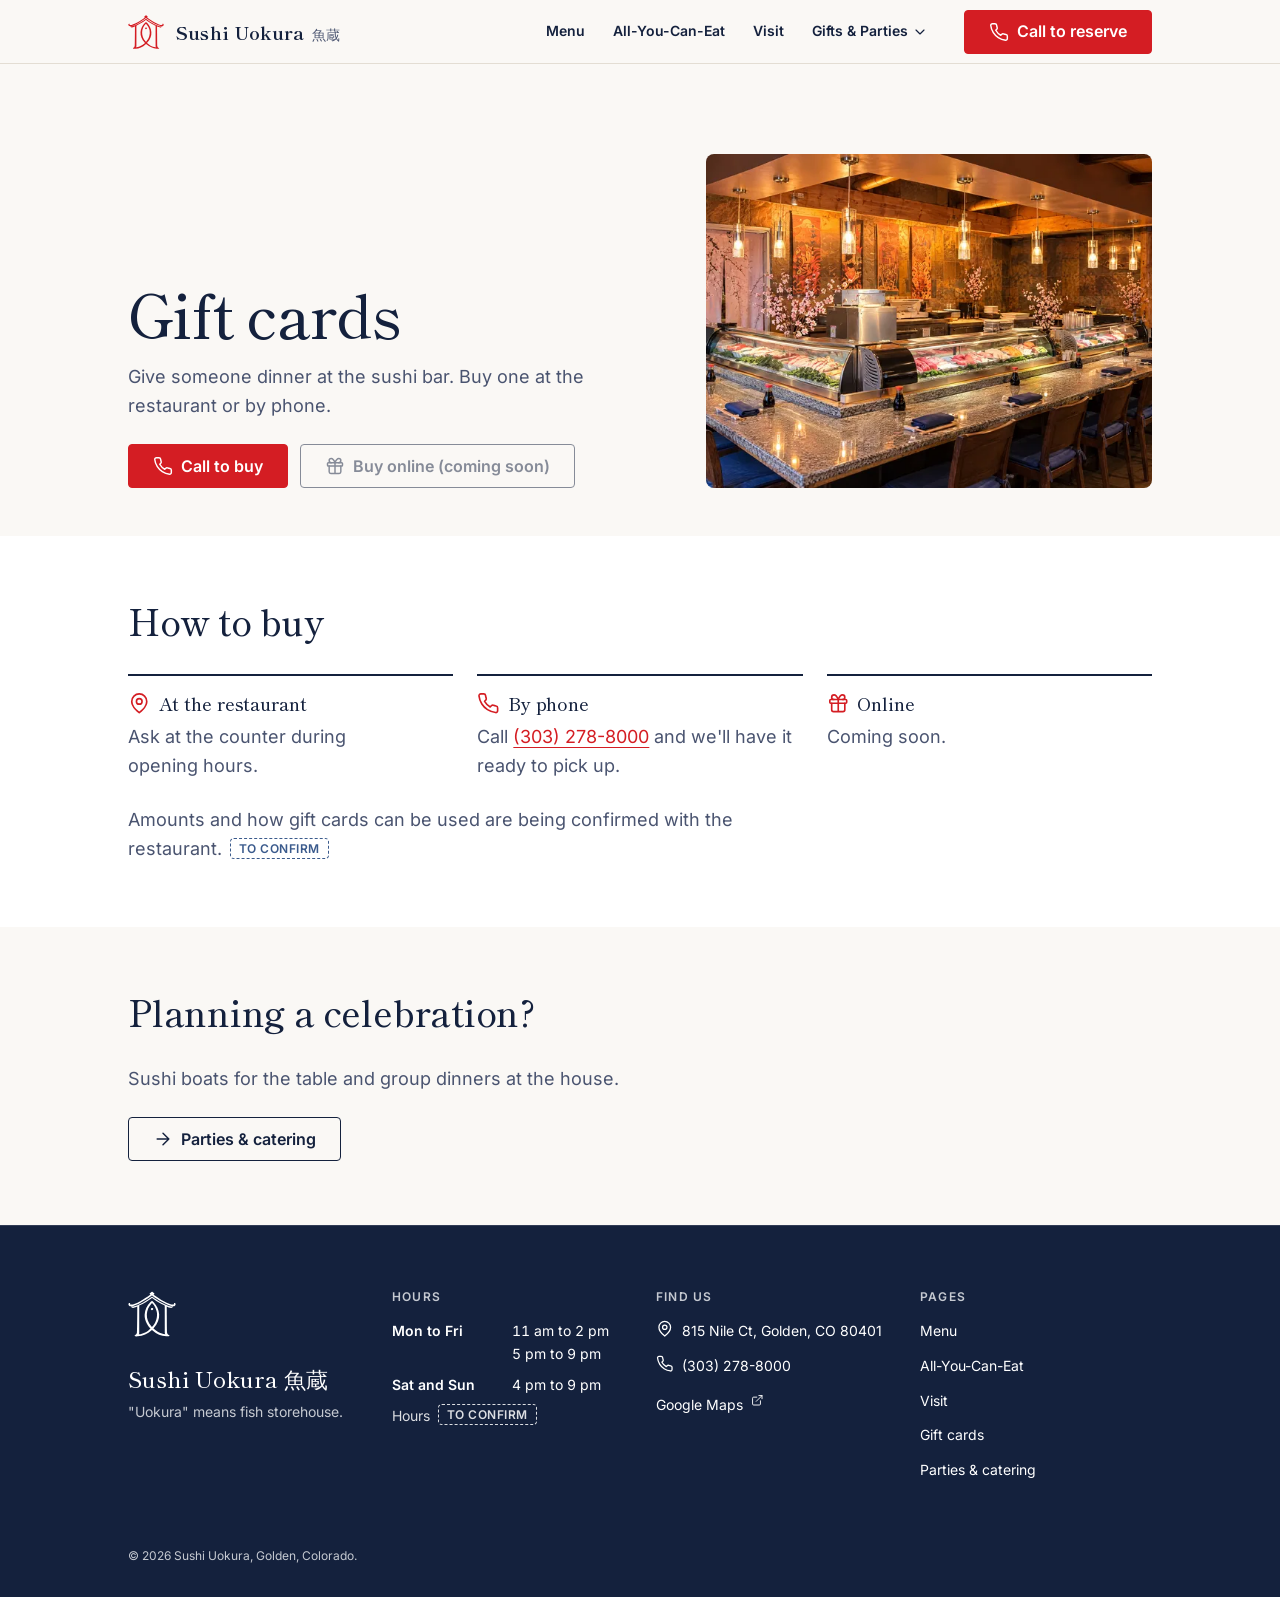
<file: website/gift-cards.html>
<!DOCTYPE html><html lang="en"><head><meta name="robots" content="noindex"><meta charset="utf-8"><meta name="viewport" content="width=device-width, initial-scale=1"><title>Gift Cards | Sushi Uokura</title><meta name="description" content="Give dinner at Sushi Uokura in Golden, CO. Buy a Sushi Uokura gift card at the restaurant or by phone."><link rel="canonical" href="https://sushiuokura.com/gift-cards.html"><link rel="icon" href="favicon.svg" type="image/svg+xml"><link rel="apple-touch-icon" href="apple-touch-icon.png"><meta name="theme-color" content="#faf8f5" media="(prefers-color-scheme: light)"><meta name="theme-color" content="#0f1830" media="(prefers-color-scheme: dark)"><meta name="color-scheme" content="light dark"><meta property="og:type" content="website"><meta property="og:site_name" content="Sushi Uokura"><meta property="og:locale" content="en_US"><meta property="og:title" content="Gift Cards | Sushi Uokura"><meta property="og:description" content="Give dinner at Sushi Uokura in Golden, CO. Buy a Sushi Uokura gift card at the restaurant or by phone."><meta property="og:url" content="https://sushiuokura.com/gift-cards.html"><meta property="og:image" content="https://sushiuokura.com/og-image.jpg"><meta property="og:image:width" content="1200"><meta property="og:image:height" content="630"><meta property="og:image:alt" content="The front of Sushi Uokura in Golden, Colorado: a small house with a blue UOKURA awning."><meta name="twitter:card" content="summary_large_image"><meta name="twitter:title" content="Gift Cards | Sushi Uokura"><meta name="twitter:description" content="Give dinner at Sushi Uokura in Golden, CO. Buy a Sushi Uokura gift card at the restaurant or by phone."><meta name="twitter:image" content="https://sushiuokura.com/og-image.jpg"><meta name="twitter:image:alt" content="The front of Sushi Uokura in Golden, Colorado: a small house with a blue UOKURA awning."><script type="application/ld+json">{"@context":"https://schema.org","@type":"Restaurant","@id":"https://sushiuokura.com/#restaurant","name":"Sushi Uokura","alternateName":["Uokura","Sushi Uokura 魚蔵"],"url":"https://sushiuokura.com","image":"https://sushiuokura.com/og-image.jpg","logo":"https://sushiuokura.com/apple-touch-icon.png","description":"A neighborhood sushi bar in a little house in Golden. Sushi, rolls, hot plates and all-you-can-eat sushi at lunch and dinner.","telephone":"+13032788000","servesCuisine":["Japanese","Sushi"],"acceptsReservations":"By phone","menu":"https://sushiuokura.com/menu","hasMenu":"https://sushiuokura.com/menu","address":{"@type":"PostalAddress","streetAddress":"815 Nile Ct","addressLocality":"Golden","addressRegion":"CO","postalCode":"80401","addressCountry":"US"},"geo":{"@type":"GeoCoordinates","latitude":39.7295161,"longitude":-105.1782027},"hasMap":"https://maps.app.goo.gl/jYmSZUCRbSrGxAA89","openingHoursSpecification":[{"@type":"OpeningHoursSpecification","dayOfWeek":["Monday","Tuesday","Wednesday","Thursday","Friday"],"opens":"11:00","closes":"14:00"},{"@type":"OpeningHoursSpecification","dayOfWeek":["Monday","Tuesday","Wednesday","Thursday","Friday"],"opens":"17:00","closes":"21:00"},{"@type":"OpeningHoursSpecification","dayOfWeek":["Saturday","Sunday"],"opens":"16:00","closes":"21:00"}],"sameAs":["https://maps.app.goo.gl/jYmSZUCRbSrGxAA89"]}</script><!-- Without JavaScript nothing waits for the scroll engine: show everything. --><noscript><style>
        [data-sc-cue],
        [data-sc-in],
        [data-sc-stagger] > * {
          opacity: 1 !important;
          transform: none !important;
        }
      </style></noscript><style>.hero[data-astro-cid-ge2uvauf]{padding-block:clamp(var(--space-12), 7vw, var(--space-24)) clamp(var(--space-8), 4vw, var(--space-12));background:var(--color-surface)}.hero__inner[data-astro-cid-ge2uvauf]{gap:var(--space-8);max-width:var(--content-max-width);padding-inline:var(--sc-gutter);align-items:end;margin-inline:auto;display:grid}.hero--media[data-astro-cid-ge2uvauf] .hero__inner[data-astro-cid-ge2uvauf]{grid-template-columns:minmax(0,1fr)}@media (width>=861px){.hero--media[data-astro-cid-ge2uvauf] .hero__inner[data-astro-cid-ge2uvauf]{grid-template-columns:minmax(0,1.1fr) minmax(0,.9fr)}}.hero__kicker[data-astro-cid-ge2uvauf]{margin-bottom:var(--space-3);font-size:var(--text-sm);letter-spacing:.08em;text-transform:uppercase;color:var(--color-primary);font-weight:600}.hero__title[data-astro-cid-ge2uvauf]{font-size:clamp(var(--text-2xl), 1.4rem + 3.4vw, var(--text-4xl));line-height:var(--leading-tight);letter-spacing:var(--sc-track-tight)}.hero__lead[data-astro-cid-ge2uvauf]{max-width:36rem;margin-top:var(--space-4);font-size:var(--text-md);line-height:var(--leading-normal);color:var(--color-ink-soft)}.hero__actions[data-astro-cid-ge2uvauf]{gap:var(--space-3);margin-top:var(--space-6);flex-wrap:wrap;display:flex}.hero__media[data-astro-cid-ge2uvauf]{border-radius:var(--radius-md);aspect-ratio:4/3;overflow:hidden}@media (width<=860px){.hero__media[data-astro-cid-ge2uvauf]{aspect-ratio:16/9}}.hero__img[data-astro-cid-ge2uvauf]{object-fit:cover;width:100%;height:100%}
.section[data-astro-cid-w6ymvdtg]{padding-block:var(--sc-section);background:var(--color-surface);color:var(--color-ink)}.section--raised[data-astro-cid-w6ymvdtg]{background:var(--color-surface-raised)}.section--ink[data-astro-cid-w6ymvdtg]{--color-ink:var(--palette-white);--color-ink-soft:color-mix(in oklab, var(--palette-white) 80%, var(--palette-navy));--color-primary:var(--palette-white);--color-primary-dark:var(--palette-white);background:var(--palette-navy);color:var(--palette-white)}.section--compact[data-astro-cid-w6ymvdtg]{padding-block:clamp(var(--space-12), 6vw, var(--space-16))}.section__inner[data-astro-cid-w6ymvdtg]{width:100%;max-width:var(--content-max-width);padding-inline:var(--sc-gutter);margin-inline:auto}.section__header[data-astro-cid-w6ymvdtg]{max-width:40rem;margin-bottom:var(--space-8)}.section__title[data-astro-cid-w6ymvdtg]{font-size:clamp(var(--text-xl), 1.2rem + 1.6vw, var(--text-2xl))}.section__intro[data-astro-cid-w6ymvdtg]{margin-top:var(--space-3);font-size:var(--text-md);line-height:var(--leading-normal);color:var(--color-ink-soft)}
</style><link rel="stylesheet" href="assets/BaseLayout.D23RLUJh.css"><style>.gift-ways[data-astro-cid-vduz72pe]{gap:var(--space-8) var(--space-6);grid-template-columns:repeat(auto-fit,minmax(min(100%,14rem),1fr));padding:0;list-style:none;display:grid}.gift-ways__item[data-astro-cid-vduz72pe]{gap:var(--space-2);padding-top:var(--space-4);border-top:2px solid var(--color-ink);align-content:start;display:grid}.gift-ways__title[data-astro-cid-vduz72pe]{align-items:center;gap:var(--space-2);font-size:var(--text-md);display:flex}.gift-ways__title[data-astro-cid-vduz72pe] .icon{color:var(--color-primary)}.gift-ways__text[data-astro-cid-vduz72pe]{color:var(--color-ink-soft)}.gift-note[data-astro-cid-vduz72pe]{max-width:var(--sc-measure);margin-top:var(--space-6);color:var(--color-ink-soft)}.gift-note--lead[data-astro-cid-vduz72pe]{font-size:var(--text-md);margin-top:0}.gift-actions[data-astro-cid-vduz72pe]{margin-top:var(--space-6)}
</style></head><body><a class="skip-link" href="#main">Skip to content</a><header class="site-header" data-site-header data-astro-cid-fzpbxy5g><div class="site-header__inner" data-astro-cid-fzpbxy5g><a class="site-header__brand" href="index.html" aria-label="Sushi Uokura, home" data-astro-cid-fzpbxy5g><span class="logo logo--lockup" style="--logo-size: 2.25rem" data-astro-cid-f7espo7c><svg class="logo__mark" viewBox="50 26 1152 1152" aria-hidden="true" focusable="false" data-astro-cid-f7espo7c><path d="M621.4 68C619 69.2 615.1 72.8 612.1 76.5C603.8 86.7 593.8 95.4 585 99.9C575 105.1 571.4 108.1 570 112.6C566.5 123 575.4 134 587.5 134C593.3 134 593.1 134.4 581.7 142.8C510.9 195.2 420.8 252.9 345 294.4C244.3 349.5 148.3 383.6 117 375.6C100.3 371.3 91.5 357.4 100 348.8C103.6 345.3 103.8 343.1 100.8 340.3C97 336.9 94.4 336 87.8 336C71.8 336.1 61.1 347.4 60.2 365.2C58.7 394.8 84.2 418.9 117 419C152.1 419 247.6 384.8 330.9 342.3C419.7 296.9 533.9 225.2 616 163.2C621.2 159.3 625.8 156 626.1 156C626.4 156 630 158.4 634.1 161.4C709.6 216.7 773 258.4 849.5 303.2C927.7 348.9 1003.8 384 1066 403C1111.3 416.9 1123.8 419.6 1139.4 418.7C1155.3 417.9 1166.9 412.9 1177.9 401.9C1195.3 384.6 1198.1 357 1183.8 343.3C1174.1 334 1156.6 333.4 1151.2 342.2C1149.7 344.7 1149.7 344.9 1153.3 348.3C1161.2 355.7 1156.4 367.6 1143 373.9C1116 386.7 1017.8 353.3 908.5 294.2C838.1 256.2 739.5 193.2 673.6 144.1L660.6 134.5 666.9 133.8C678.1 132.6 684 126.9 684 117.6C684 110.9 681.4 106.8 674.8 103.1C657 93.3 654 90.9 641.4 76.6C632.1 66 628.6 64.5 621.4 68M603 197.1C425.1 330.9 220.4 429.6 130.8 424.7L121.1 424.2 123.7 429.3C125.1 432.1 129 437.2 132.4 440.6C156.3 464.5 196.2 460.9 262.3 428.9L272.3 424.1 271.6 536.3C269.8 842.9 267.1 1033.3 264.5 1048.3C259.1 1079.4 241 1102.9 212.2 1116.4C204.9 1119.9 204.1 1122.5 208.8 1127.7C218.1 1137.8 242.9 1141.2 283.7 1138.1C412.7 1128.3 515.6 1082.8 617.4 990.7L624.9 983.8 640.8 997.7C739.9 1084.2 843.4 1128.4 970.1 1138.1C989.8 1139.6 1021.6 1138.8 1028.1 1136.7C1038.4 1133.3 1048.6 1125.3 1047.8 1121.2C1047.6 1120.2 1043.7 1117.6 1038.5 1115C1008.9 1100.1 992.9 1078.7 987.6 1047C985.3 1033.1 982.9 876.5 981.5 653C981.2 604.9 980.7 533.9 980.4 495.3C979.9 443.1 980.1 425 980.9 425C981.5 425 985.5 426.7 989.8 428.9C1012.6 440.3 1040.4 450.5 1058.3 453.9C1086.5 459.4 1106.7 454.7 1121 439.3C1125.9 434.1 1131 426.6 1131 424.6C1131 424.4 1126.3 424.5 1120.7 424.7C1054.1 428.1 922 374.9 784 289.2C729.4 255.2 698.8 234.2 644 193.1C634.4 185.9 626.3 180 626 180.1C625.7 180.1 615.4 187.8 603 197.1M608.3 227.3C532.2 285.7 419.9 353.2 331.3 393.7L320 398.9 319.7 728.7L319.4 1058.5 317.2 1067.5C316 1072.5 313.4 1079.8 311.5 1083.8L308.1 1091 311.2 1091C318.3 1091 348.4 1085.6 367 1081C435.1 1064.1 494.7 1033.3 552.8 984.8C567.4 972.7 590 952 590 950.8C590 950.2 586.5 946.1 582.2 941.6C492.8 848.1 442.4 723.1 449.9 613.4C457.4 503.8 506.2 400 589.5 316.4C609.4 296.4 625.1 282 627 282C628.8 282 651.4 302.6 666.1 317.6C743.2 396.9 789 497.2 798 606.5C807.1 718.1 760.2 839 669.1 938.8C663.4 945 658.9 950.2 659.1 950.3C659.3 950.5 663.6 954.2 668.5 958.6C741.2 1023.6 803.6 1058.8 882 1078.9C903.1 1084.3 942.4 1091.8 943.7 1090.6C943.9 1090.4 942.4 1087.1 940.4 1083C938.4 1079 935.8 1071.6 934.7 1066.6L932.6 1057.5 932.2 728L931.9 398.5 926.2 396.1C913.3 390.7 855 361.6 835 350.6C764.1 311.6 688.2 262.6 637.3 222.8C631.1 217.9 625.9 214 625.8 214.1C625.6 214.1 617.8 220 608.3 227.3M615.2 348.7C546.4 422.3 506.4 513.6 502 607.3C497.3 706.6 535.4 810.6 608.6 897.5C613.7 903.6 619.5 910.1 621.5 912L625.2 915.5 629.6 910.5C660.6 875.5 691.4 829.1 707.4 793C709.3 788.9 712.7 781.2 715 776C720.1 764.4 727.8 742.2 733 723.7C748.2 670.3 751.1 612.9 741.4 556.5C727.8 477.3 685.9 395.2 632.2 342.7L626.3 336.8 615.2 348.7M619.7 456.1C602.4 460.3 593.4 480 601.4 496.3C614.5 523.1 654.4 513.6 654.3 483.7C654.3 475.2 652.5 470.6 646.9 464.5C640.5 457.6 628.7 453.9 619.7 456.1" fill="currentColor" fill-rule="evenodd" data-astro-cid-f7espo7c></path></svg><span class="logo__text" data-astro-cid-f7espo7c><span class="logo__name" data-astro-cid-f7espo7c>Sushi Uokura</span><span class="logo__ja" lang="ja" data-astro-cid-f7espo7c>魚蔵</span></span></span></a><nav class="site-nav" aria-label="Main" data-astro-cid-fzpbxy5g><ul class="site-nav__list" role="list" data-astro-cid-fzpbxy5g><li class="site-nav__item" data-astro-cid-fzpbxy5g><a class="site-nav__link" href="menu.html" data-astro-cid-fzpbxy5g>Menu</a></li><li class="site-nav__item" data-astro-cid-fzpbxy5g><a class="site-nav__link" href="all-you-can-eat.html" data-astro-cid-fzpbxy5g>All-You-Can-Eat</a></li><li class="site-nav__item" data-astro-cid-fzpbxy5g><a class="site-nav__link" href="visit.html" data-astro-cid-fzpbxy5g>Visit</a></li><li class="site-nav__item" data-astro-cid-fzpbxy5g><details class="site-nav__group" data-dismissable data-astro-cid-fzpbxy5g><summary class="site-nav__link site-nav__toggle" data-astro-cid-fzpbxy5g>Gifts &amp; Parties<svg class="icon site-nav__chevron" width="1rem" height="1rem" viewBox="0 0 24 24" fill="none" stroke="currentColor" stroke-width="1.75" stroke-linecap="round" stroke-linejoin="round" aria-hidden="true" focusable="false" data-astro-cid-ccg5yoga><path d="m6 9 6 6 6-6"/></svg></summary><ul class="site-nav__submenu" role="list" data-astro-cid-fzpbxy5g><li data-astro-cid-fzpbxy5g><a class="site-nav__sublink" href="gift-cards.html" data-astro-cid-fzpbxy5g>Gift cards</a></li><li data-astro-cid-fzpbxy5g><a class="site-nav__sublink" href="parties.html" data-astro-cid-fzpbxy5g>Parties &amp; catering</a></li></ul></details></li></ul></nav><a class="button button--primary button--md site-header__cta" href="tel:+13032788000" data-astro-cid-fzpbxy5g="true" data-astro-cid-ekguhzzh><svg class="icon" width="1.25em" height="1.25em" viewBox="0 0 24 24" fill="none" stroke="currentColor" stroke-width="1.75" stroke-linecap="round" stroke-linejoin="round" aria-hidden="true" focusable="false" data-astro-cid-ccg5yoga><path d="M22 16.92v3a2 2 0 0 1-2.18 2 19.79 19.79 0 0 1-8.63-3.07 19.5 19.5 0 0 1-6-6 19.79 19.79 0 0 1-3.07-8.67A2 2 0 0 1 4.11 2h3a2 2 0 0 1 2 1.72 12.84 12.84 0 0 0 .7 2.81 2 2 0 0 1-.45 2.11L8.09 9.91a16 16 0 0 0 6 6l1.27-1.27a2 2 0 0 1 2.11-.45 12.84 12.84 0 0 0 2.81.7A2 2 0 0 1 22 16.92z"/></svg><span class="button__label" data-astro-cid-ekguhzzh>Call to reserve</span></a><details class="mobile-nav" data-dismissable data-mobile-nav data-astro-cid-fzpbxy5g><summary class="mobile-nav__toggle" data-astro-cid-fzpbxy5g><span class="mobile-nav__icon mobile-nav__icon--open" data-astro-cid-fzpbxy5g><svg class="icon" width="1.5rem" height="1.5rem" viewBox="0 0 24 24" fill="none" stroke="currentColor" stroke-width="1.75" stroke-linecap="round" stroke-linejoin="round" aria-hidden="true" focusable="false" data-astro-cid-ccg5yoga><path d="M4 7h16M4 12h16M4 17h16"/></svg></span><span class="mobile-nav__icon mobile-nav__icon--close" data-astro-cid-fzpbxy5g><svg class="icon" width="1.5rem" height="1.5rem" viewBox="0 0 24 24" fill="none" stroke="currentColor" stroke-width="1.75" stroke-linecap="round" stroke-linejoin="round" aria-hidden="true" focusable="false" data-astro-cid-ccg5yoga><path d="M18 6 6 18M6 6l12 12"/></svg></span><span class="visually-hidden" data-astro-cid-fzpbxy5g>Site navigation</span></summary><div class="mobile-nav__panel" data-astro-cid-fzpbxy5g><nav aria-label="Main, mobile" data-astro-cid-fzpbxy5g><ul class="mobile-nav__list" role="list" data-astro-cid-fzpbxy5g><li data-astro-cid-fzpbxy5g><a class="mobile-nav__link" href="index.html" data-astro-cid-fzpbxy5g>Home</a></li><li data-astro-cid-fzpbxy5g><a class="mobile-nav__link" href="menu.html" data-astro-cid-fzpbxy5g>Menu</a></li><li data-astro-cid-fzpbxy5g><a class="mobile-nav__link" href="all-you-can-eat.html" data-astro-cid-fzpbxy5g>All-You-Can-Eat</a></li><li data-astro-cid-fzpbxy5g><a class="mobile-nav__link" href="visit.html" data-astro-cid-fzpbxy5g>Visit</a></li><li data-astro-cid-fzpbxy5g><a class="mobile-nav__link" href="gift-cards.html" data-astro-cid-fzpbxy5g>Gift cards</a></li><li data-astro-cid-fzpbxy5g><a class="mobile-nav__link" href="parties.html" data-astro-cid-fzpbxy5g>Parties &amp; catering</a></li></ul></nav><div class="mobile-nav__contact" data-astro-cid-fzpbxy5g><a class="button button--primary button--lg" href="tel:+13032788000" data-astro-cid-fzpbxy5g="true" data-astro-cid-ekguhzzh><svg class="icon" width="1.25em" height="1.25em" viewBox="0 0 24 24" fill="none" stroke="currentColor" stroke-width="1.75" stroke-linecap="round" stroke-linejoin="round" aria-hidden="true" focusable="false" data-astro-cid-ccg5yoga><path d="M22 16.92v3a2 2 0 0 1-2.18 2 19.79 19.79 0 0 1-8.63-3.07 19.5 19.5 0 0 1-6-6 19.79 19.79 0 0 1-3.07-8.67A2 2 0 0 1 4.11 2h3a2 2 0 0 1 2 1.72 12.84 12.84 0 0 0 .7 2.81 2 2 0 0 1-.45 2.11L8.09 9.91a16 16 0 0 0 6 6l1.27-1.27a2 2 0 0 1 2.11-.45 12.84 12.84 0 0 0 2.81.7A2 2 0 0 1 22 16.92z"/></svg><span class="button__label" data-astro-cid-ekguhzzh>Call to reserve</span></a><p class="mobile-nav__phone" data-astro-cid-fzpbxy5g>(303) 278-8000</p></div></div></details></div></header><script type="module">var e=[...document.querySelectorAll(`[data-dismissable]`)],t=document.querySelector(`[data-mobile-nav]`),n=t=>e.forEach(e=>{e!==t&&(e.open=!1)});e.forEach(e=>e.addEventListener(`toggle`,()=>{e.open&&n(e),e===t&&document.documentElement.classList.toggle(`has-open-menu`,e.open)})),document.addEventListener(`keydown`,t=>{if(t.key!==`Escape`)return;let n=e.find(e=>e.open);n&&(n.open=!1,n.querySelector(`summary`)?.focus())}),document.addEventListener(`click`,n=>{let r=n.target;e.forEach(e=>{e.open&&e!==t&&!e.contains(r)&&(e.open=!1)})}),t?.querySelectorAll(`a`).forEach(e=>e.addEventListener(`click`,()=>t.open=!1));</script><main id="main"><header class="hero hero--media" data-astro-cid-ge2uvauf><div class="hero__inner" data-astro-cid-ge2uvauf><div class="hero__copy" data-astro-cid-ge2uvauf><h1 class="hero__title" data-astro-cid-ge2uvauf>Gift cards</h1><p class="hero__lead" data-astro-cid-ge2uvauf>Give someone dinner at the sushi bar. Buy one at the restaurant or by phone.</p><div class="hero__actions" data-astro-cid-ge2uvauf><a class="button button--primary button--md" href="tel:+13032788000" data-astro-cid-vduz72pe="true" data-astro-cid-ekguhzzh><svg class="icon" width="1.25em" height="1.25em" viewBox="0 0 24 24" fill="none" stroke="currentColor" stroke-width="1.75" stroke-linecap="round" stroke-linejoin="round" aria-hidden="true" focusable="false" data-astro-cid-ccg5yoga><path d="M22 16.92v3a2 2 0 0 1-2.18 2 19.79 19.79 0 0 1-8.63-3.07 19.5 19.5 0 0 1-6-6 19.79 19.79 0 0 1-3.07-8.67A2 2 0 0 1 4.11 2h3a2 2 0 0 1 2 1.72 12.84 12.84 0 0 0 .7 2.81 2 2 0 0 1-.45 2.11L8.09 9.91a16 16 0 0 0 6 6l1.27-1.27a2 2 0 0 1 2.11-.45 12.84 12.84 0 0 0 2.81.7A2 2 0 0 1 22 16.92z"/></svg><span class="button__label" data-astro-cid-ekguhzzh>Call to buy</span></a><button class="button button--secondary button--md" type="button" disabled data-astro-cid-vduz72pe="true" data-astro-cid-ekguhzzh><svg class="icon" width="1.25em" height="1.25em" viewBox="0 0 24 24" fill="none" stroke="currentColor" stroke-width="1.75" stroke-linecap="round" stroke-linejoin="round" aria-hidden="true" focusable="false" data-astro-cid-ccg5yoga><rect x="3" y="8" width="18" height="4" rx="1"/><path d="M12 8v13M19 12v7a2 2 0 0 1-2 2H7a2 2 0 0 1-2-2v-7"/><path d="M7.5 8a2.5 2.5 0 0 1 0-5C10 3 12 8 12 8s2-5 4.5-5a2.5 2.5 0 0 1 0 5"/></svg><span class="button__label" data-astro-cid-ekguhzzh>
            Buy online (coming soon)
          </span></button></div></div><div class="hero__media" data-astro-cid-ge2uvauf><img src="assets/sushi-bar.rAlQg6XA_ZfXlU8.webp" srcset="assets/sushi-bar.rAlQg6XA_1OyivF.webp 480w, assets/sushi-bar.rAlQg6XA_1KYvAI.webp 800w, assets/sushi-bar.rAlQg6XA_Z14UePO.webp 1200w" alt="The sushi bar at Sushi Uokura: a granite counter around glass fish cases under warm pendant lights." sizes="(max-width: 860px) 100vw, 45vw" loading="eager" fetchpriority="high" data-astro-cid-ge2uvauf="true" decoding="async" width="2688" height="1520" class="hero__img"></div></div></header><section id="how-to-buy" class="section section--raised section--compact" aria-labelledby="how-to-buy-title" data-astro-cid-w6ymvdtg><div class="section__inner" data-astro-cid-w6ymvdtg><header class="section__header" data-astro-cid-w6ymvdtg><h2 id="how-to-buy-title" class="section__title" data-astro-cid-w6ymvdtg="true">How to buy</h2></header><ul class="gift-ways" role="list" data-astro-cid-vduz72pe><li class="gift-ways__item" data-astro-cid-vduz72pe><h3 class="gift-ways__title" data-astro-cid-vduz72pe><svg class="icon" width="1.25em" height="1.25em" viewBox="0 0 24 24" fill="none" stroke="currentColor" stroke-width="1.75" stroke-linecap="round" stroke-linejoin="round" aria-hidden="true" focusable="false" data-astro-cid-ccg5yoga><path d="M20 10c0 6-8 12-8 12s-8-6-8-12a8 8 0 0 1 16 0Z"/><circle cx="12" cy="10" r="3"/></svg> At the restaurant</h3><p class="gift-ways__text" data-astro-cid-vduz72pe>Ask at the counter during opening hours.</p></li><li class="gift-ways__item" data-astro-cid-vduz72pe><h3 class="gift-ways__title" data-astro-cid-vduz72pe><svg class="icon" width="1.25em" height="1.25em" viewBox="0 0 24 24" fill="none" stroke="currentColor" stroke-width="1.75" stroke-linecap="round" stroke-linejoin="round" aria-hidden="true" focusable="false" data-astro-cid-ccg5yoga><path d="M22 16.92v3a2 2 0 0 1-2.18 2 19.79 19.79 0 0 1-8.63-3.07 19.5 19.5 0 0 1-6-6 19.79 19.79 0 0 1-3.07-8.67A2 2 0 0 1 4.11 2h3a2 2 0 0 1 2 1.72 12.84 12.84 0 0 0 .7 2.81 2 2 0 0 1-.45 2.11L8.09 9.91a16 16 0 0 0 6 6l1.27-1.27a2 2 0 0 1 2.11-.45 12.84 12.84 0 0 0 2.81.7A2 2 0 0 1 22 16.92z"/></svg> By phone</h3><p class="gift-ways__text" data-astro-cid-vduz72pe>Call <a href="tel:+13032788000" data-astro-cid-vduz72pe>(303) 278-8000</a> and we'll have it ready to pick up.</p></li><li class="gift-ways__item" data-astro-cid-vduz72pe><h3 class="gift-ways__title" data-astro-cid-vduz72pe><svg class="icon" width="1.25em" height="1.25em" viewBox="0 0 24 24" fill="none" stroke="currentColor" stroke-width="1.75" stroke-linecap="round" stroke-linejoin="round" aria-hidden="true" focusable="false" data-astro-cid-ccg5yoga><rect x="3" y="8" width="18" height="4" rx="1"/><path d="M12 8v13M19 12v7a2 2 0 0 1-2 2H7a2 2 0 0 1-2-2v-7"/><path d="M7.5 8a2.5 2.5 0 0 1 0-5C10 3 12 8 12 8s2-5 4.5-5a2.5 2.5 0 0 1 0 5"/></svg> Online</h3><p class="gift-ways__text" data-astro-cid-vduz72pe>Coming soon.</p></li></ul><p class="gift-note" data-astro-cid-vduz72pe>Amounts and how gift cards can be used are being confirmed with the restaurant.<span class="to-confirm" title="Placeholder: gift card purchase options to be confirmed with the restaurant" data-astro-cid-xcoq5uk3>to confirm<span class="visually-hidden" data-astro-cid-xcoq5uk3>: gift card purchase options is a placeholder</span></span></p></div></section><section id="parties" class="section section--surface section--compact" aria-labelledby="parties-title" data-astro-cid-w6ymvdtg><div class="section__inner" data-astro-cid-w6ymvdtg><header class="section__header" data-astro-cid-w6ymvdtg><h2 id="parties-title" class="section__title" data-astro-cid-w6ymvdtg="true">Planning a celebration?</h2></header><p class="gift-note gift-note--lead" data-astro-cid-vduz72pe>Sushi boats for the table and group dinners at the house.</p><div class="gift-actions" data-astro-cid-vduz72pe><a class="button button--secondary button--md" href="parties.html" data-astro-cid-vduz72pe="true" data-astro-cid-ekguhzzh><svg class="icon" width="1.25em" height="1.25em" viewBox="0 0 24 24" fill="none" stroke="currentColor" stroke-width="1.75" stroke-linecap="round" stroke-linejoin="round" aria-hidden="true" focusable="false" data-astro-cid-ccg5yoga><path d="M5 12h14M12 5l7 7-7 7"/></svg><span class="button__label" data-astro-cid-ekguhzzh>Parties & catering</span></a></div></div></section></main><footer class="site-footer" data-astro-cid-nns7i3if><div class="site-footer__inner" data-astro-cid-nns7i3if><div class="site-footer__brand" data-astro-cid-nns7i3if><span class="logo logo--mark site-footer__mark" style="--logo-size: 3rem" data-astro-cid-f7espo7c><svg class="logo__mark" viewBox="50 26 1152 1152" aria-hidden="true" focusable="false" data-astro-cid-f7espo7c><path d="M621.4 68C619 69.2 615.1 72.8 612.1 76.5C603.8 86.7 593.8 95.4 585 99.9C575 105.1 571.4 108.1 570 112.6C566.5 123 575.4 134 587.5 134C593.3 134 593.1 134.4 581.7 142.8C510.9 195.2 420.8 252.9 345 294.4C244.3 349.5 148.3 383.6 117 375.6C100.3 371.3 91.5 357.4 100 348.8C103.6 345.3 103.8 343.1 100.8 340.3C97 336.9 94.4 336 87.8 336C71.8 336.1 61.1 347.4 60.2 365.2C58.7 394.8 84.2 418.9 117 419C152.1 419 247.6 384.8 330.9 342.3C419.7 296.9 533.9 225.2 616 163.2C621.2 159.3 625.8 156 626.1 156C626.4 156 630 158.4 634.1 161.4C709.6 216.7 773 258.4 849.5 303.2C927.7 348.9 1003.8 384 1066 403C1111.3 416.9 1123.8 419.6 1139.4 418.7C1155.3 417.9 1166.9 412.9 1177.9 401.9C1195.3 384.6 1198.1 357 1183.8 343.3C1174.1 334 1156.6 333.4 1151.2 342.2C1149.7 344.7 1149.7 344.9 1153.3 348.3C1161.2 355.7 1156.4 367.6 1143 373.9C1116 386.7 1017.8 353.3 908.5 294.2C838.1 256.2 739.5 193.2 673.6 144.1L660.6 134.5 666.9 133.8C678.1 132.6 684 126.9 684 117.6C684 110.9 681.4 106.8 674.8 103.1C657 93.3 654 90.9 641.4 76.6C632.1 66 628.6 64.5 621.4 68M603 197.1C425.1 330.9 220.4 429.6 130.8 424.7L121.1 424.2 123.7 429.3C125.1 432.1 129 437.2 132.4 440.6C156.3 464.5 196.2 460.9 262.3 428.9L272.3 424.1 271.6 536.3C269.8 842.9 267.1 1033.3 264.5 1048.3C259.1 1079.4 241 1102.9 212.2 1116.4C204.9 1119.9 204.1 1122.5 208.8 1127.7C218.1 1137.8 242.9 1141.2 283.7 1138.1C412.7 1128.3 515.6 1082.8 617.4 990.7L624.9 983.8 640.8 997.7C739.9 1084.2 843.4 1128.4 970.1 1138.1C989.8 1139.6 1021.6 1138.8 1028.1 1136.7C1038.4 1133.3 1048.6 1125.3 1047.8 1121.2C1047.6 1120.2 1043.7 1117.6 1038.5 1115C1008.9 1100.1 992.9 1078.7 987.6 1047C985.3 1033.1 982.9 876.5 981.5 653C981.2 604.9 980.7 533.9 980.4 495.3C979.9 443.1 980.1 425 980.9 425C981.5 425 985.5 426.7 989.8 428.9C1012.6 440.3 1040.4 450.5 1058.3 453.9C1086.5 459.4 1106.7 454.7 1121 439.3C1125.9 434.1 1131 426.6 1131 424.6C1131 424.4 1126.3 424.5 1120.7 424.7C1054.1 428.1 922 374.9 784 289.2C729.4 255.2 698.8 234.2 644 193.1C634.4 185.9 626.3 180 626 180.1C625.7 180.1 615.4 187.8 603 197.1M608.3 227.3C532.2 285.7 419.9 353.2 331.3 393.7L320 398.9 319.7 728.7L319.4 1058.5 317.2 1067.5C316 1072.5 313.4 1079.8 311.5 1083.8L308.1 1091 311.2 1091C318.3 1091 348.4 1085.6 367 1081C435.1 1064.1 494.7 1033.3 552.8 984.8C567.4 972.7 590 952 590 950.8C590 950.2 586.5 946.1 582.2 941.6C492.8 848.1 442.4 723.1 449.9 613.4C457.4 503.8 506.2 400 589.5 316.4C609.4 296.4 625.1 282 627 282C628.8 282 651.4 302.6 666.1 317.6C743.2 396.9 789 497.2 798 606.5C807.1 718.1 760.2 839 669.1 938.8C663.4 945 658.9 950.2 659.1 950.3C659.3 950.5 663.6 954.2 668.5 958.6C741.2 1023.6 803.6 1058.8 882 1078.9C903.1 1084.3 942.4 1091.8 943.7 1090.6C943.9 1090.4 942.4 1087.1 940.4 1083C938.4 1079 935.8 1071.6 934.7 1066.6L932.6 1057.5 932.2 728L931.9 398.5 926.2 396.1C913.3 390.7 855 361.6 835 350.6C764.1 311.6 688.2 262.6 637.3 222.8C631.1 217.9 625.9 214 625.8 214.1C625.6 214.1 617.8 220 608.3 227.3M615.2 348.7C546.4 422.3 506.4 513.6 502 607.3C497.3 706.6 535.4 810.6 608.6 897.5C613.7 903.6 619.5 910.1 621.5 912L625.2 915.5 629.6 910.5C660.6 875.5 691.4 829.1 707.4 793C709.3 788.9 712.7 781.2 715 776C720.1 764.4 727.8 742.2 733 723.7C748.2 670.3 751.1 612.9 741.4 556.5C727.8 477.3 685.9 395.2 632.2 342.7L626.3 336.8 615.2 348.7M619.7 456.1C602.4 460.3 593.4 480 601.4 496.3C614.5 523.1 654.4 513.6 654.3 483.7C654.3 475.2 652.5 470.6 646.9 464.5C640.5 457.6 628.7 453.9 619.7 456.1" fill="currentColor" fill-rule="evenodd" data-astro-cid-f7espo7c></path></svg></span><p class="site-footer__name" data-astro-cid-nns7i3if>Sushi Uokura <span lang="ja" data-astro-cid-nns7i3if>魚蔵</span></p><p class="site-footer__meaning" data-astro-cid-nns7i3if>"Uokura" means fish storehouse.</p></div><div class="site-footer__col" data-astro-cid-nns7i3if><h2 class="site-footer__heading" data-astro-cid-nns7i3if>Hours</h2><dl class="hours" data-astro-cid-lul6joth><div class="hours__row" data-astro-cid-lul6joth><dt class="hours__days" data-astro-cid-lul6joth>Mon to Fri</dt><dd class="hours__times" data-astro-cid-lul6joth><span class="hours__time" data-astro-cid-lul6joth>11 am to 2 pm</span><span class="hours__time" data-astro-cid-lul6joth>5 pm to 9 pm</span></dd></div><div class="hours__row" data-astro-cid-lul6joth><dt class="hours__days" data-astro-cid-lul6joth>Sat and Sun</dt><dd class="hours__times" data-astro-cid-lul6joth><span class="hours__time" data-astro-cid-lul6joth>4 pm to 9 pm</span></dd></div></dl><p class="hours__note" data-astro-cid-lul6joth>Hours<span class="to-confirm" title="Placeholder: opening hours to be confirmed with the restaurant" data-astro-cid-xcoq5uk3>to confirm<span class="visually-hidden" data-astro-cid-xcoq5uk3>: opening hours is a placeholder</span></span></p></div><div class="site-footer__col" data-astro-cid-nns7i3if><h2 class="site-footer__heading" data-astro-cid-nns7i3if>Find us</h2><address class="site-footer__address" data-astro-cid-nns7i3if><a href="https://maps.app.goo.gl/jYmSZUCRbSrGxAA89" target="_blank" rel="noopener" data-astro-cid-nns7i3if><svg class="icon" width="1.25em" height="1.25em" viewBox="0 0 24 24" fill="none" stroke="currentColor" stroke-width="1.75" stroke-linecap="round" stroke-linejoin="round" aria-hidden="true" focusable="false" data-astro-cid-ccg5yoga><path d="M20 10c0 6-8 12-8 12s-8-6-8-12a8 8 0 0 1 16 0Z"/><circle cx="12" cy="10" r="3"/></svg>815 Nile Ct, Golden, CO 80401<span class="visually-hidden" data-astro-cid-nns7i3if> (opens Google Maps)</span></a><a href="tel:+13032788000" data-astro-cid-nns7i3if><svg class="icon" width="1.25em" height="1.25em" viewBox="0 0 24 24" fill="none" stroke="currentColor" stroke-width="1.75" stroke-linecap="round" stroke-linejoin="round" aria-hidden="true" focusable="false" data-astro-cid-ccg5yoga><path d="M22 16.92v3a2 2 0 0 1-2.18 2 19.79 19.79 0 0 1-8.63-3.07 19.5 19.5 0 0 1-6-6 19.79 19.79 0 0 1-3.07-8.67A2 2 0 0 1 4.11 2h3a2 2 0 0 1 2 1.72 12.84 12.84 0 0 0 .7 2.81 2 2 0 0 1-.45 2.11L8.09 9.91a16 16 0 0 0 6 6l1.27-1.27a2 2 0 0 1 2.11-.45 12.84 12.84 0 0 0 2.81.7A2 2 0 0 1 22 16.92z"/></svg>(303) 278-8000</a></address><ul class="site-footer__socials" role="list" data-astro-cid-nns7i3if><li data-astro-cid-nns7i3if><a href="https://maps.app.goo.gl/jYmSZUCRbSrGxAA89" target="_blank" rel="noopener" data-astro-cid-nns7i3if>Google Maps<svg class="icon" width="0.9em" height="0.9em" viewBox="0 0 24 24" fill="none" stroke="currentColor" stroke-width="1.75" stroke-linecap="round" stroke-linejoin="round" aria-hidden="true" focusable="false" data-astro-cid-ccg5yoga><path d="M15 3h6v6M10 14 21 3M18 13v6a2 2 0 0 1-2 2H5a2 2 0 0 1-2-2V8a2 2 0 0 1 2-2h6"/></svg></a></li></ul></div><nav class="site-footer__col" aria-label="Footer" data-astro-cid-nns7i3if><h2 class="site-footer__heading" data-astro-cid-nns7i3if>Pages</h2><ul class="site-footer__links" role="list" data-astro-cid-nns7i3if><li data-astro-cid-nns7i3if><a href="menu.html" data-astro-cid-nns7i3if>Menu</a></li><li data-astro-cid-nns7i3if><a href="all-you-can-eat.html" data-astro-cid-nns7i3if>All-You-Can-Eat</a></li><li data-astro-cid-nns7i3if><a href="visit.html" data-astro-cid-nns7i3if>Visit</a></li><li data-astro-cid-nns7i3if><a href="gift-cards.html" data-astro-cid-nns7i3if>Gift cards</a></li><li data-astro-cid-nns7i3if><a href="parties.html" data-astro-cid-nns7i3if>Parties &amp; catering</a></li></ul></nav></div><p class="site-footer__legal" data-astro-cid-nns7i3if>© 2026 Sushi Uokura, Golden, Colorado.</p></footer><nav class="mobile-bar" aria-label="Quick actions" data-astro-cid-v3ixspr5><a class="mobile-bar__action mobile-bar__action--primary" href="tel:+13032788000" data-astro-cid-v3ixspr5><svg class="icon" width="1.25em" height="1.25em" viewBox="0 0 24 24" fill="none" stroke="currentColor" stroke-width="1.75" stroke-linecap="round" stroke-linejoin="round" aria-hidden="true" focusable="false" data-astro-cid-ccg5yoga><path d="M22 16.92v3a2 2 0 0 1-2.18 2 19.79 19.79 0 0 1-8.63-3.07 19.5 19.5 0 0 1-6-6 19.79 19.79 0 0 1-3.07-8.67A2 2 0 0 1 4.11 2h3a2 2 0 0 1 2 1.72 12.84 12.84 0 0 0 .7 2.81 2 2 0 0 1-.45 2.11L8.09 9.91a16 16 0 0 0 6 6l1.27-1.27a2 2 0 0 1 2.11-.45 12.84 12.84 0 0 0 2.81.7A2 2 0 0 1 22 16.92z"/></svg><span data-astro-cid-v3ixspr5>Call to reserve</span></a><a class="mobile-bar__action" href="https://www.google.com/maps/dir/?api=1&amp;destination=Sushi+Uokura+815+Nile+Ct+Golden+CO+80401" target="_blank" rel="noopener" data-astro-cid-v3ixspr5><svg class="icon" width="1.25em" height="1.25em" viewBox="0 0 24 24" fill="none" stroke="currentColor" stroke-width="1.75" stroke-linecap="round" stroke-linejoin="round" aria-hidden="true" focusable="false" data-astro-cid-ccg5yoga><polygon points="3 11 22 2 13 21 11 13 3 11"/></svg><span data-astro-cid-v3ixspr5>Directions</span><span class="visually-hidden" data-astro-cid-v3ixspr5> (opens Google Maps)</span></a></nav><script type="module" src="assets/BaseLayout.astro_astro_type_script_index_0_lang.BZYcuU7d.js"></script></body></html>
</file>
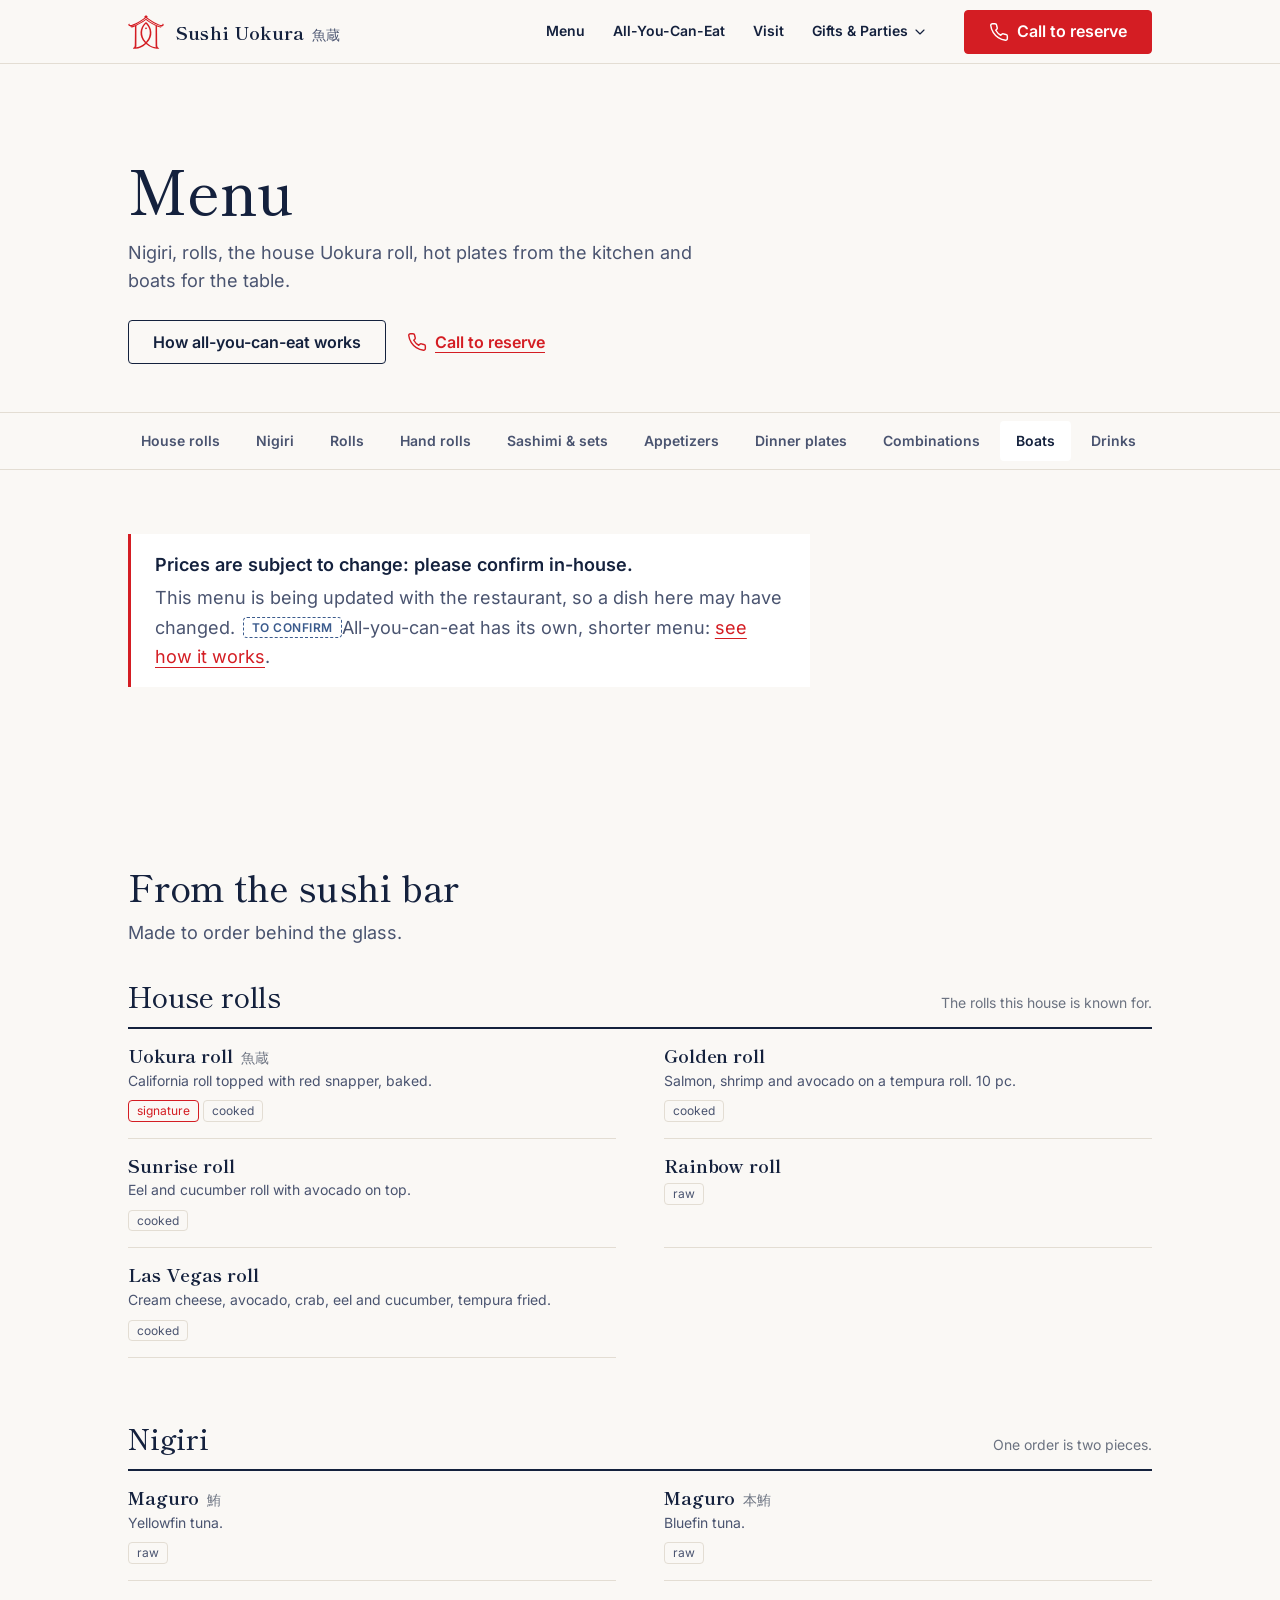
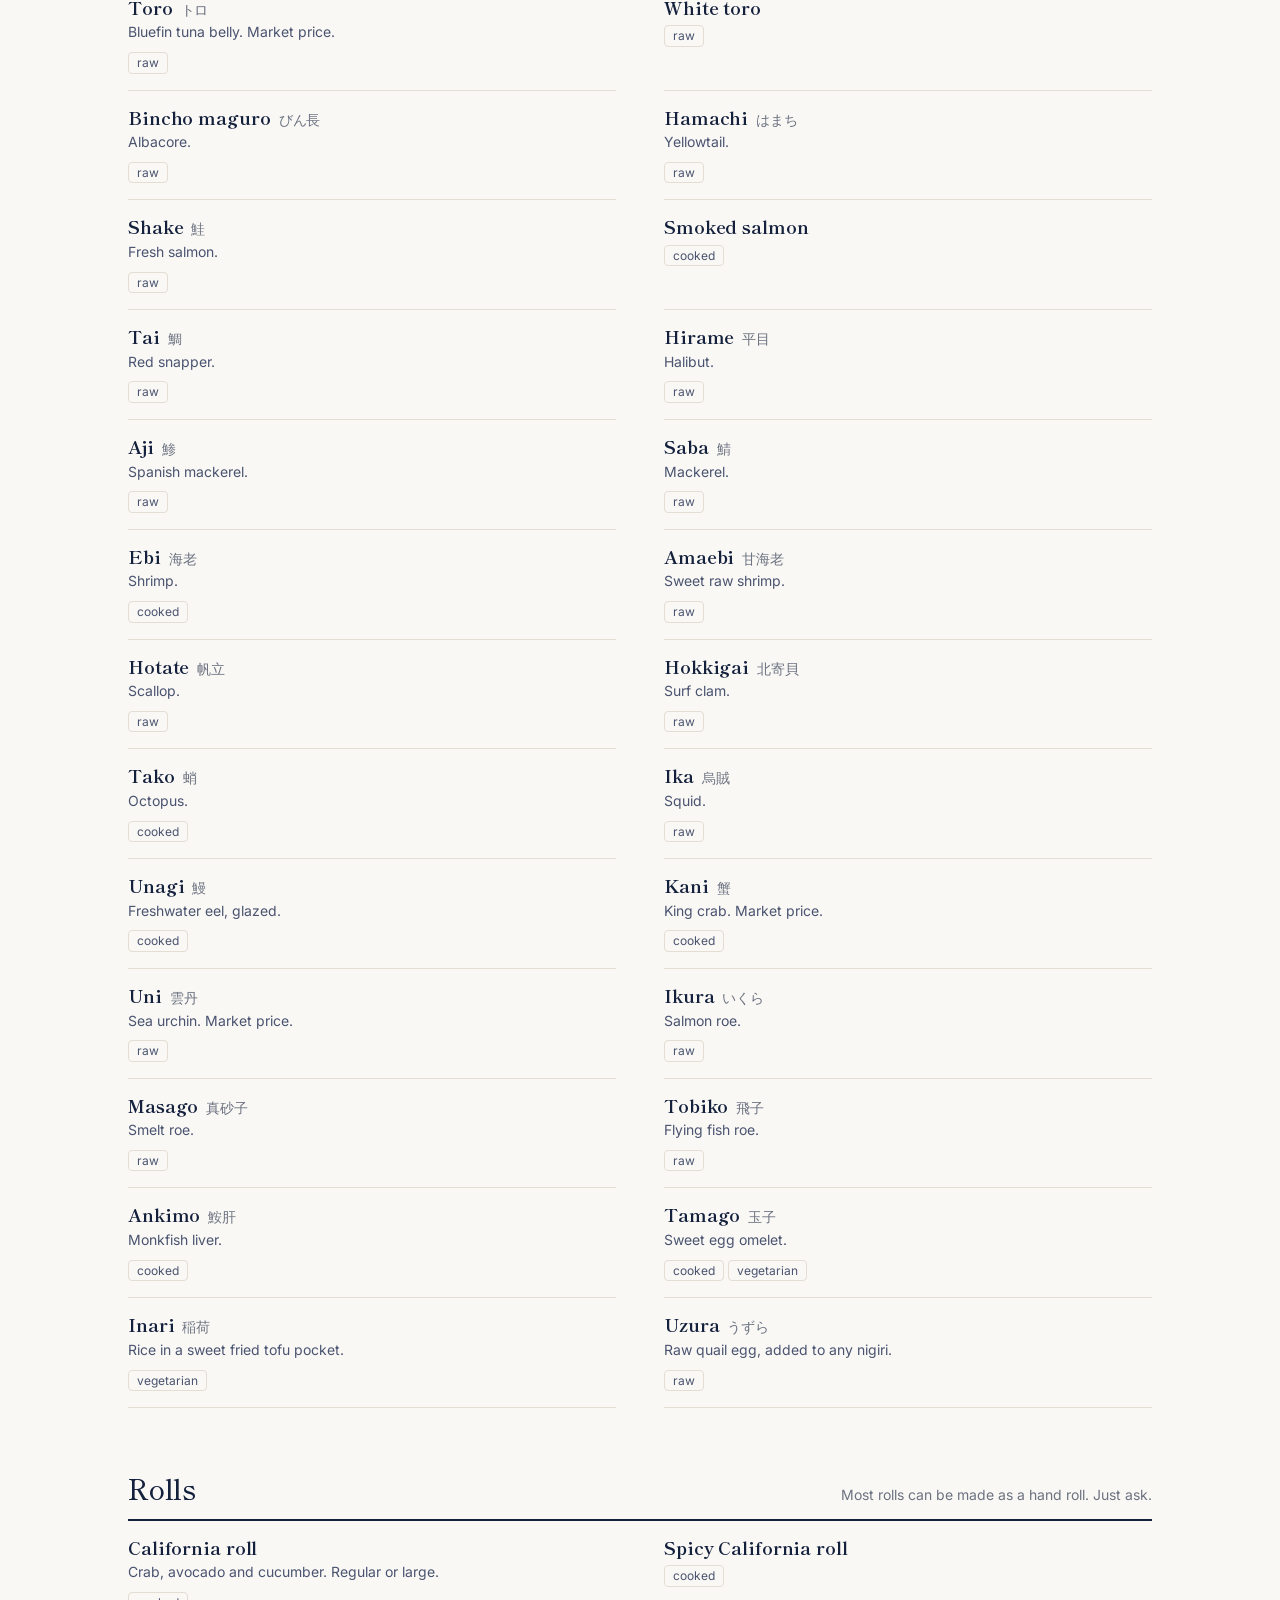
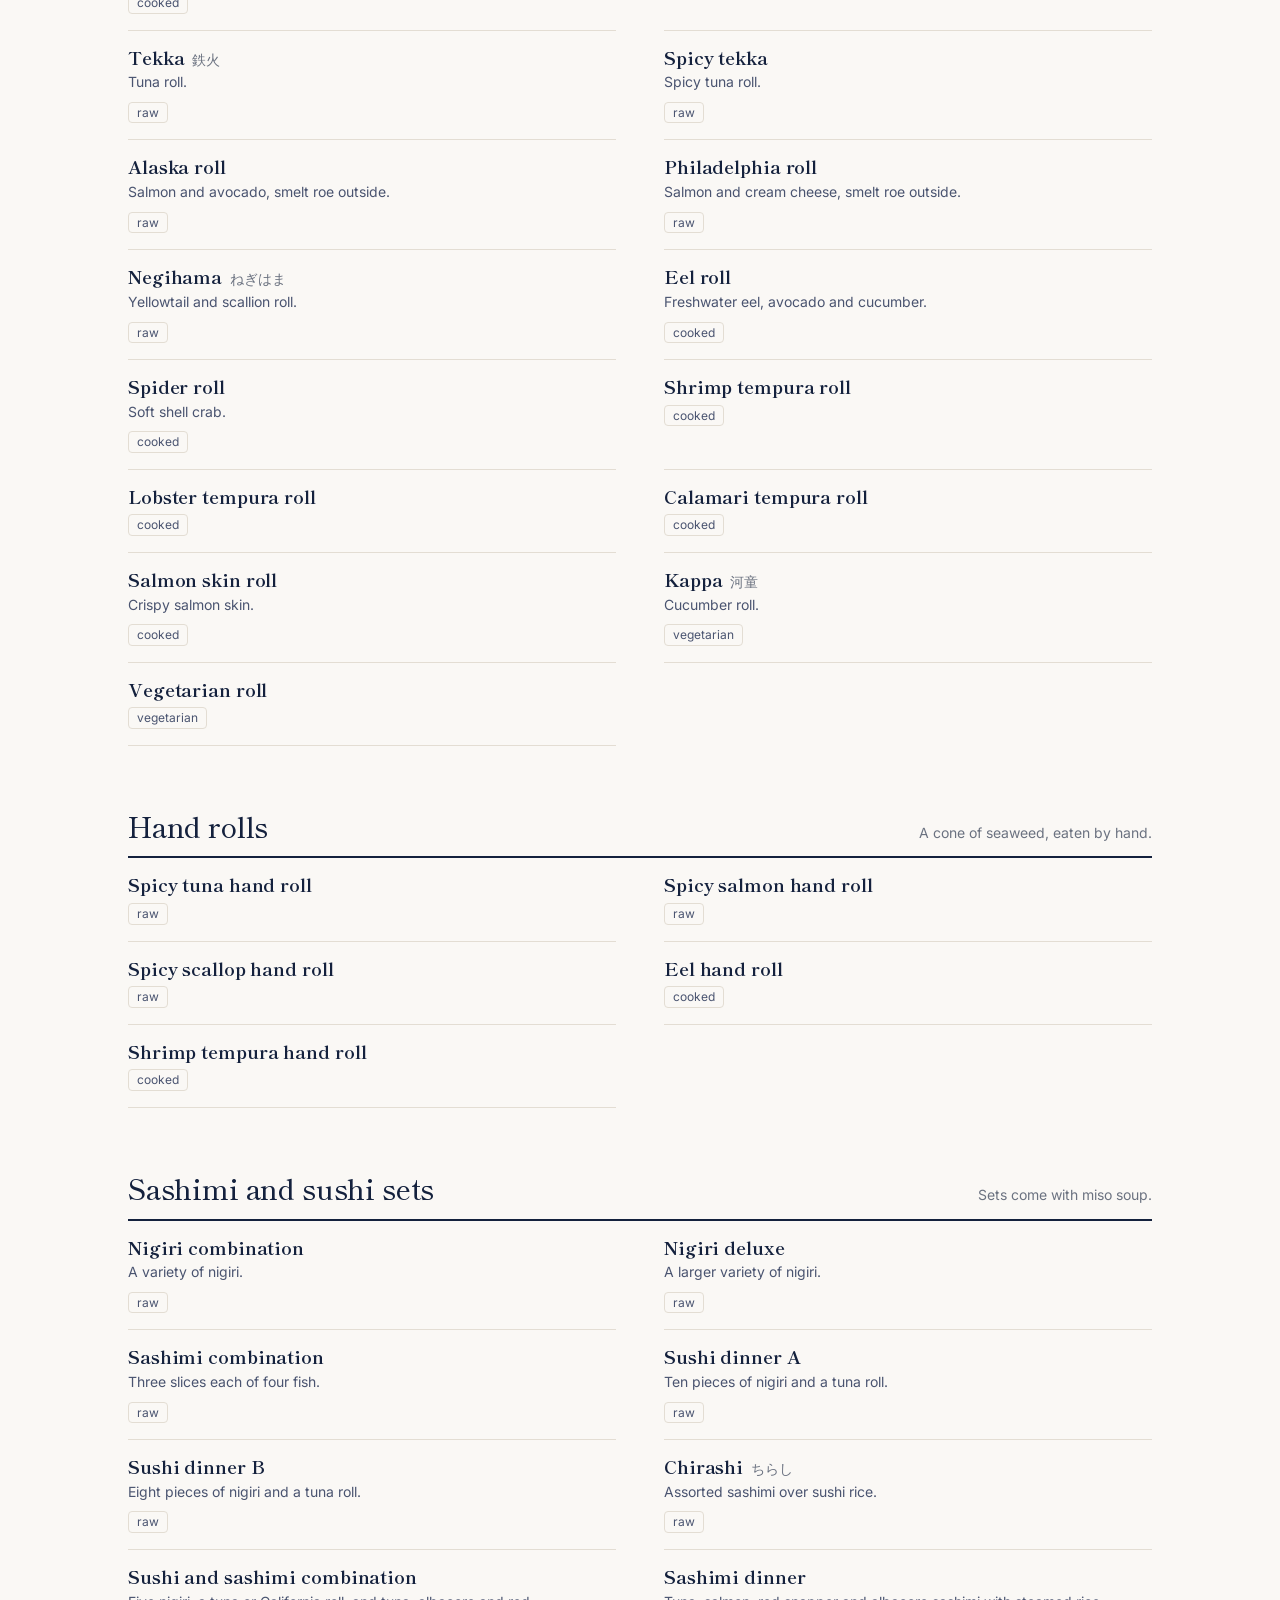
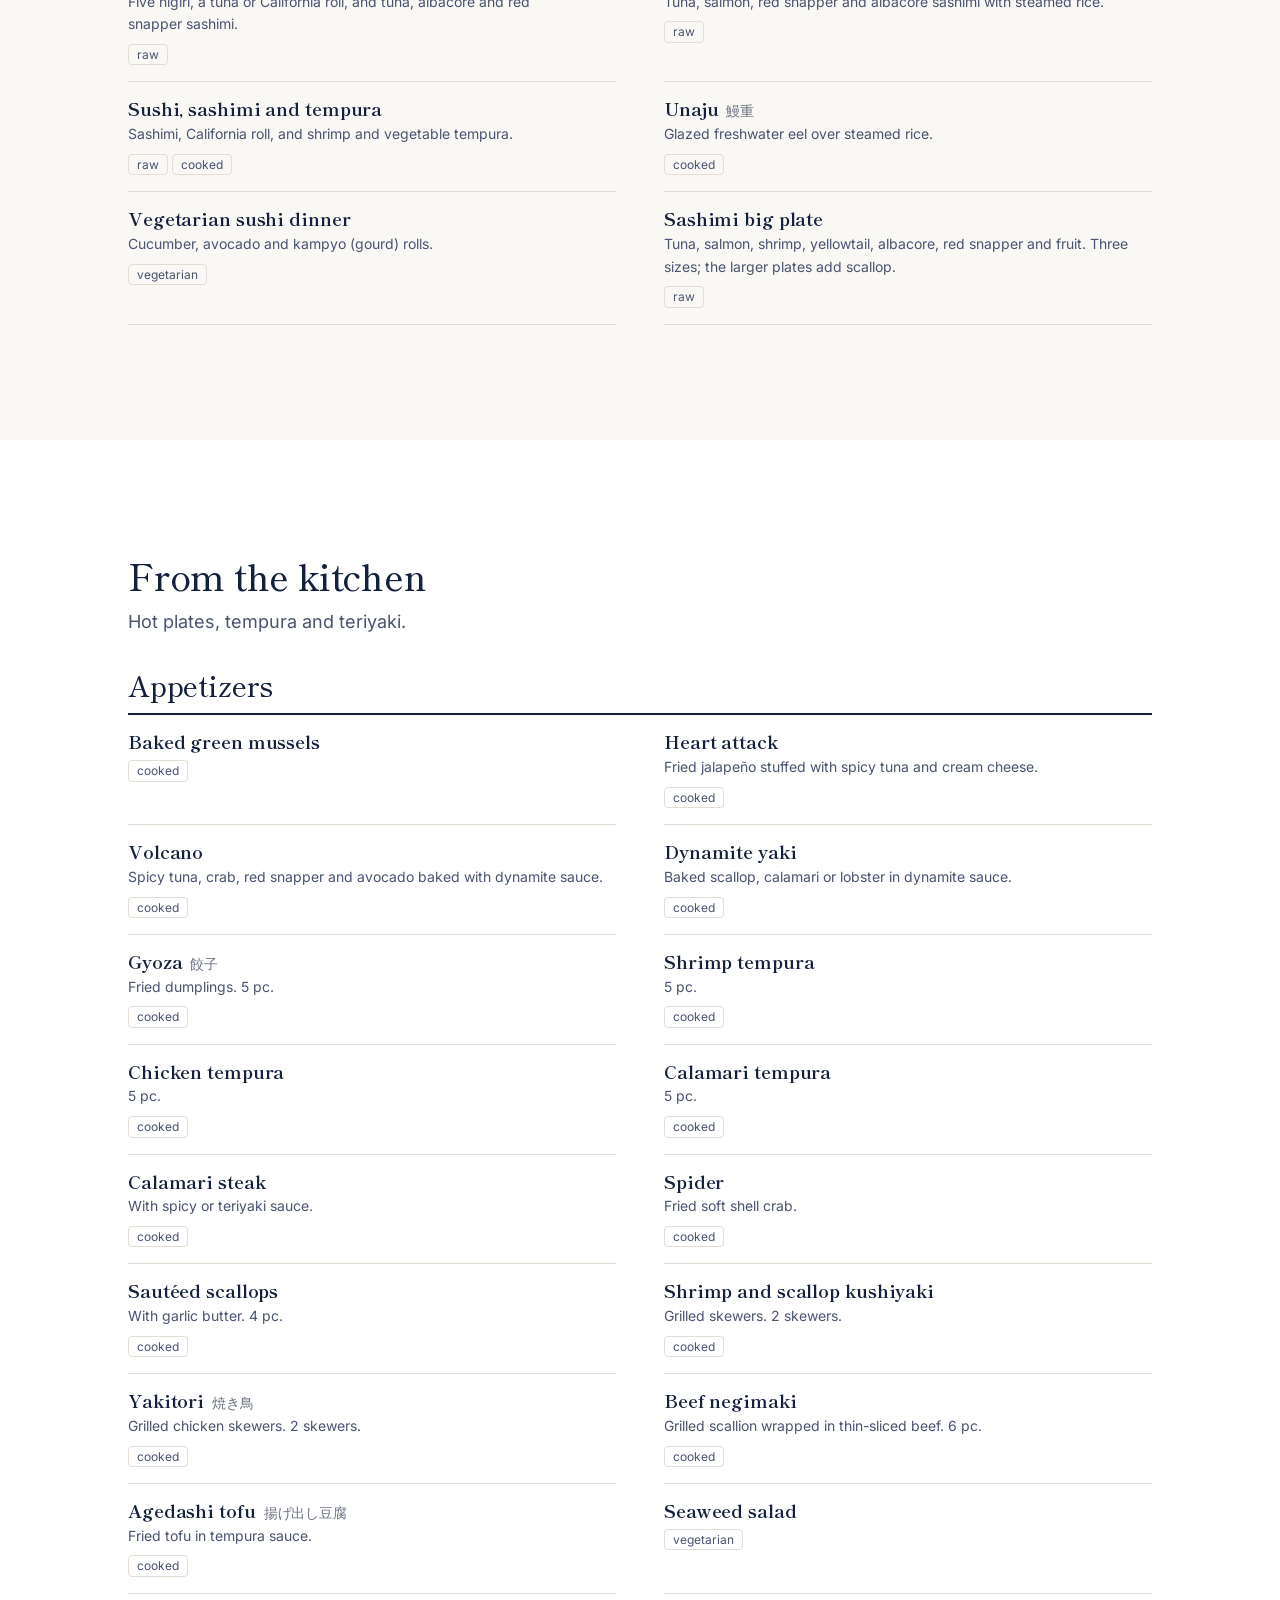
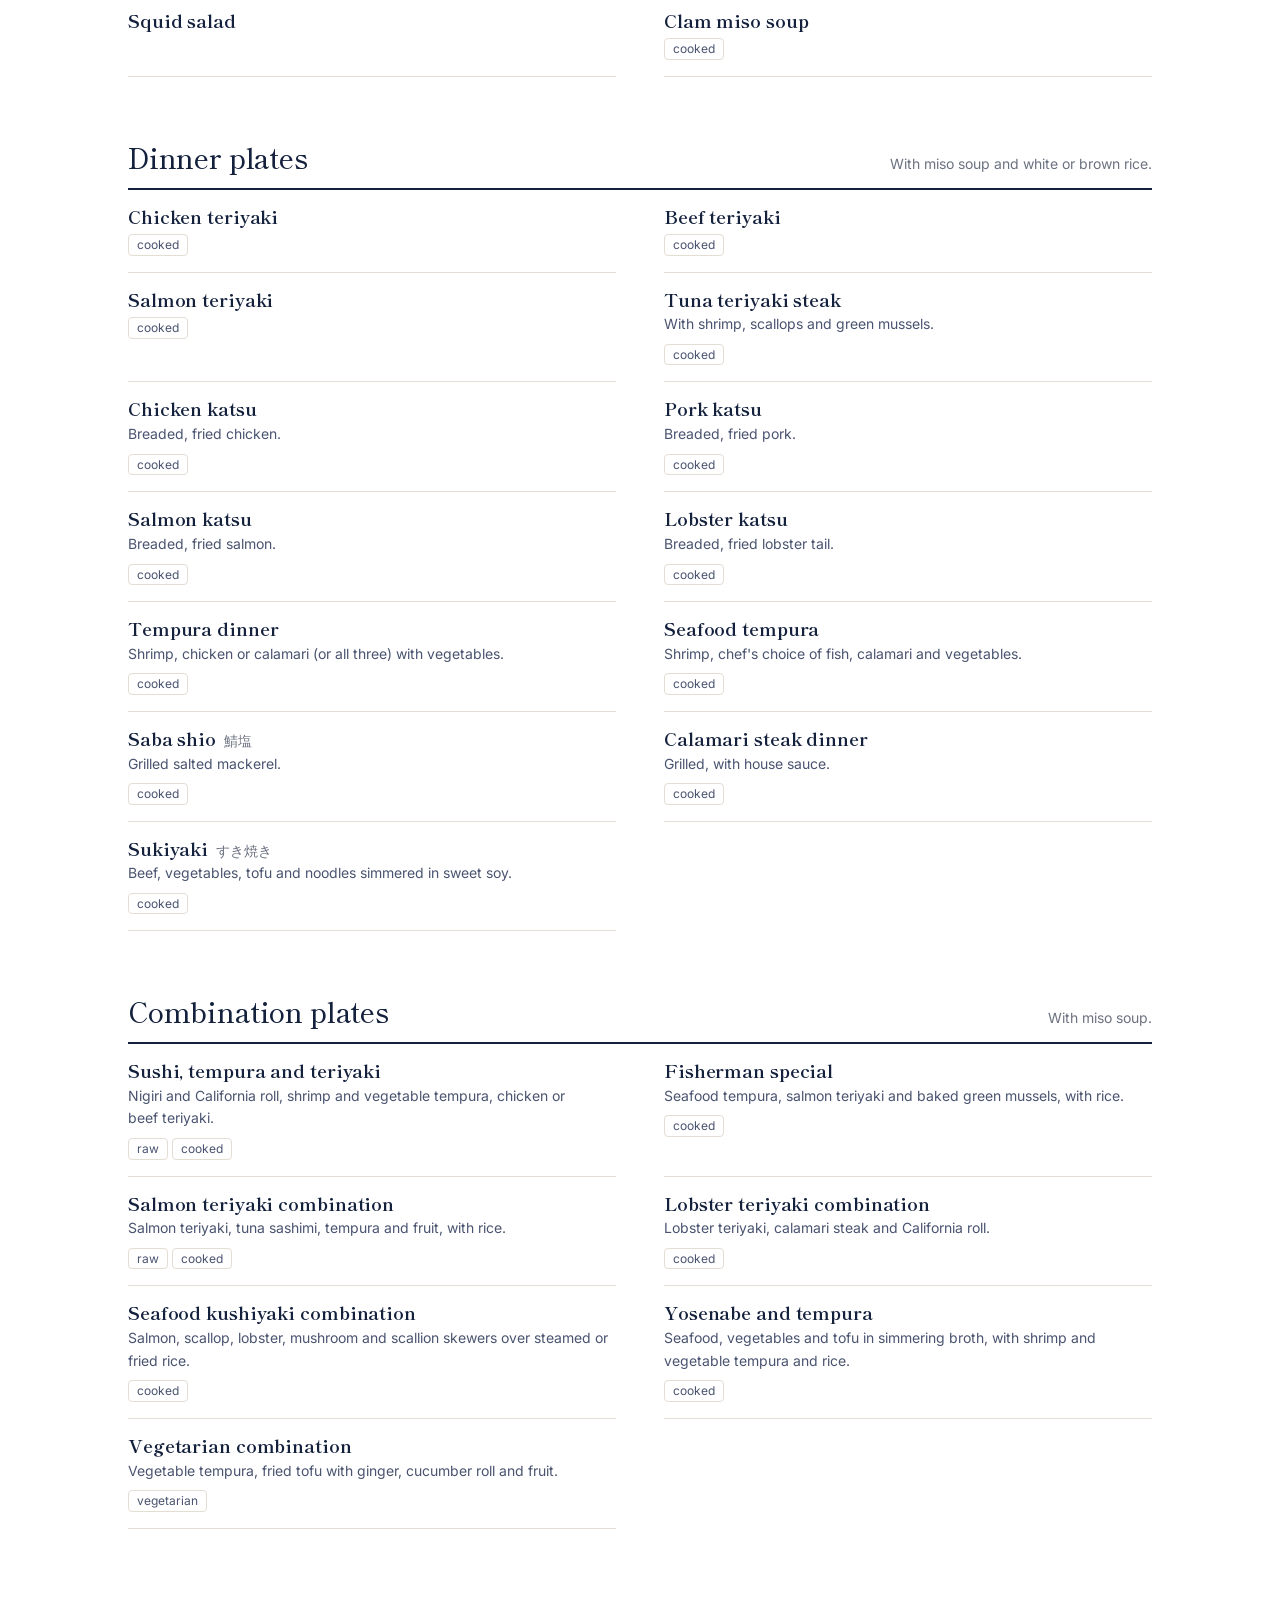
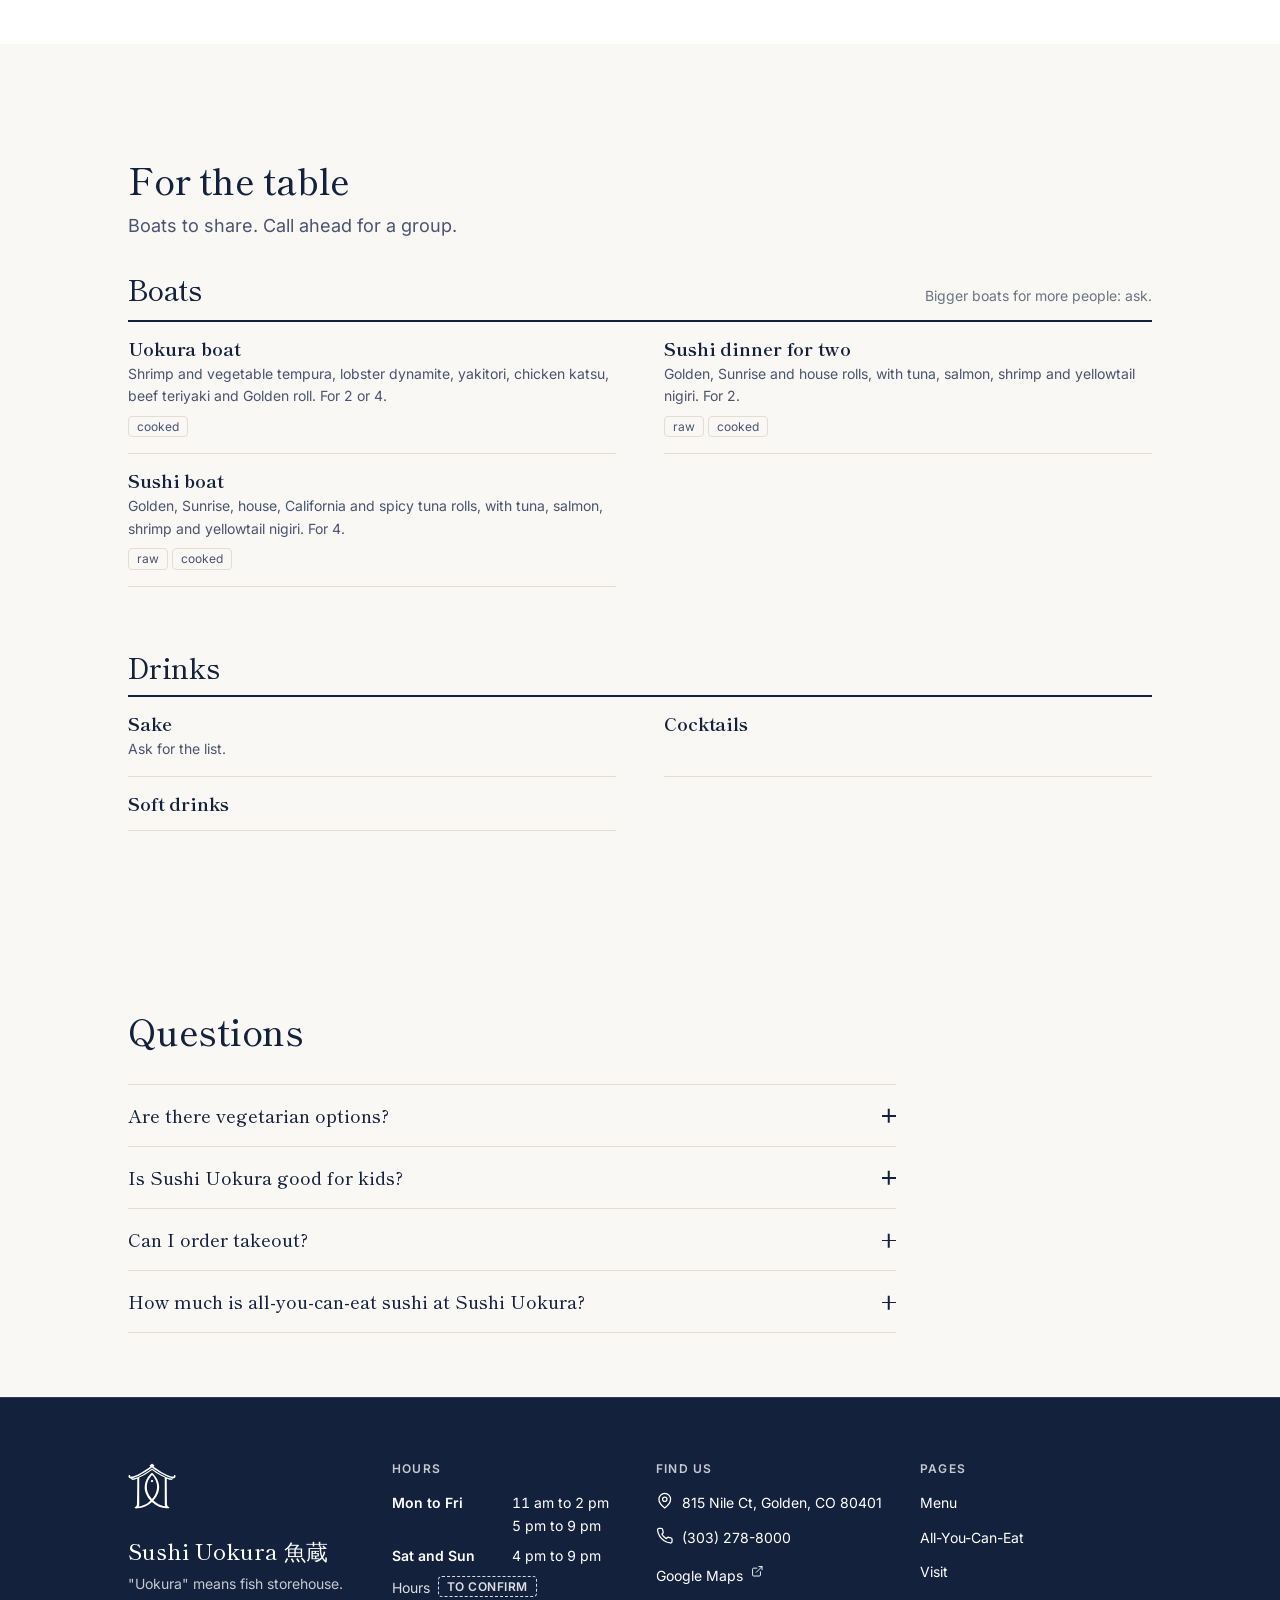
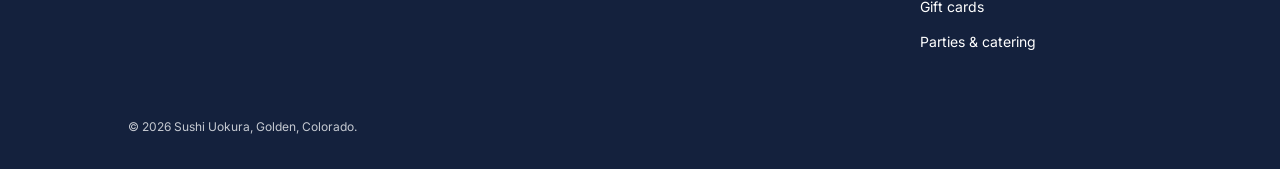
<file: website/menu.html>
<!DOCTYPE html><html lang="en"><head><meta name="robots" content="noindex"><meta charset="utf-8"><meta name="viewport" content="width=device-width, initial-scale=1"><title>Menu | Sushi Uokura</title><meta name="description" content="The Sushi Uokura menu: nigiri, sashimi, rolls, the baked Uokura roll, hand rolls, appetizers, teriyaki and tempura plates, and sushi boats. Golden, Colorado."><link rel="canonical" href="https://sushiuokura.com/menu.html"><link rel="icon" href="favicon.svg" type="image/svg+xml"><link rel="apple-touch-icon" href="apple-touch-icon.png"><meta name="theme-color" content="#faf8f5" media="(prefers-color-scheme: light)"><meta name="theme-color" content="#0f1830" media="(prefers-color-scheme: dark)"><meta name="color-scheme" content="light dark"><meta property="og:type" content="website"><meta property="og:site_name" content="Sushi Uokura"><meta property="og:locale" content="en_US"><meta property="og:title" content="Menu | Sushi Uokura"><meta property="og:description" content="The Sushi Uokura menu: nigiri, sashimi, rolls, the baked Uokura roll, hand rolls, appetizers, teriyaki and tempura plates, and sushi boats. Golden, Colorado."><meta property="og:url" content="https://sushiuokura.com/menu.html"><meta property="og:image" content="https://sushiuokura.com/og-image.jpg"><meta property="og:image:width" content="1200"><meta property="og:image:height" content="630"><meta property="og:image:alt" content="The front of Sushi Uokura in Golden, Colorado: a small house with a blue UOKURA awning."><meta name="twitter:card" content="summary_large_image"><meta name="twitter:title" content="Menu | Sushi Uokura"><meta name="twitter:description" content="The Sushi Uokura menu: nigiri, sashimi, rolls, the baked Uokura roll, hand rolls, appetizers, teriyaki and tempura plates, and sushi boats. Golden, Colorado."><meta name="twitter:image" content="https://sushiuokura.com/og-image.jpg"><meta name="twitter:image:alt" content="The front of Sushi Uokura in Golden, Colorado: a small house with a blue UOKURA awning."><script type="application/ld+json">{"@context":"https://schema.org","@type":"Restaurant","@id":"https://sushiuokura.com/#restaurant","name":"Sushi Uokura","alternateName":["Uokura","Sushi Uokura 魚蔵"],"url":"https://sushiuokura.com","image":"https://sushiuokura.com/og-image.jpg","logo":"https://sushiuokura.com/apple-touch-icon.png","description":"A neighborhood sushi bar in a little house in Golden. Sushi, rolls, hot plates and all-you-can-eat sushi at lunch and dinner.","telephone":"+13032788000","servesCuisine":["Japanese","Sushi"],"acceptsReservations":"By phone","menu":"https://sushiuokura.com/menu","hasMenu":"https://sushiuokura.com/menu","address":{"@type":"PostalAddress","streetAddress":"815 Nile Ct","addressLocality":"Golden","addressRegion":"CO","postalCode":"80401","addressCountry":"US"},"geo":{"@type":"GeoCoordinates","latitude":39.7295161,"longitude":-105.1782027},"hasMap":"https://maps.app.goo.gl/jYmSZUCRbSrGxAA89","openingHoursSpecification":[{"@type":"OpeningHoursSpecification","dayOfWeek":["Monday","Tuesday","Wednesday","Thursday","Friday"],"opens":"11:00","closes":"14:00"},{"@type":"OpeningHoursSpecification","dayOfWeek":["Monday","Tuesday","Wednesday","Thursday","Friday"],"opens":"17:00","closes":"21:00"},{"@type":"OpeningHoursSpecification","dayOfWeek":["Saturday","Sunday"],"opens":"16:00","closes":"21:00"}],"sameAs":["https://maps.app.goo.gl/jYmSZUCRbSrGxAA89"]}</script><!-- Without JavaScript nothing waits for the scroll engine: show everything. --><noscript><style>
        [data-sc-cue],
        [data-sc-in],
        [data-sc-stagger] > * {
          opacity: 1 !important;
          transform: none !important;
        }
      </style></noscript><link rel="stylesheet" href="assets/BaseLayout.D23RLUJh.css"><style>.faq[data-astro-cid-7synugci]{border-top:1px solid var(--color-border);max-width:48rem}.faq__item[data-astro-cid-7synugci]{border-bottom:1px solid var(--color-border)}.faq__question[data-astro-cid-7synugci]{justify-content:space-between;align-items:center;gap:var(--space-4);min-height:3.5rem;padding-block:var(--space-4);font-family:var(--font-display);font-size:var(--text-md);color:var(--color-ink);cursor:pointer;font-weight:500;list-style:none;display:flex}.faq__question[data-astro-cid-7synugci]::-webkit-details-marker{display:none}.faq__question[data-astro-cid-7synugci]:hover{color:var(--color-primary)}.faq__question[data-astro-cid-7synugci]:focus-visible{outline:var(--focus-ring);outline-offset:2px}.faq__marker[data-astro-cid-7synugci]{flex:none;width:.875rem;height:.875rem;position:relative}.faq__marker[data-astro-cid-7synugci]:before,.faq__marker[data-astro-cid-7synugci]:after{content:"";height:1.5px;transition:transform var(--sc-d-base) var(--sc-ease-out);background:currentColor;position:absolute;inset:50% 0 auto}.faq__marker[data-astro-cid-7synugci]:after{transform:rotate(90deg)}.faq__item[data-astro-cid-7synugci][open] .faq__marker[data-astro-cid-7synugci]:after{transform:rotate(0)}.faq__answer[data-astro-cid-7synugci]{max-width:var(--sc-measure);padding-bottom:var(--space-6);color:var(--color-ink-soft);line-height:var(--leading-normal)}.page-index[data-astro-cid-4yh6vp7z]{top:var(--header-h);z-index:30;background:color-mix(in oklab, var(--color-surface) 94%, transparent);backdrop-filter:saturate(1.2)blur(8px);border-block:1px solid var(--color-border);position:sticky}.page-index__list[data-astro-cid-4yh6vp7z]{gap:var(--space-1);max-width:var(--content-max-width);padding:var(--space-2) var(--sc-gutter);scrollbar-width:none;scroll-snap-type:x proximity;margin-inline:auto;display:flex;overflow-x:auto}.page-index__list[data-astro-cid-4yh6vp7z]::-webkit-scrollbar{display:none}.page-index__item[data-astro-cid-4yh6vp7z]{scroll-snap-align:start;flex:none}.page-index__link[data-astro-cid-4yh6vp7z]{min-height:2.5rem;padding:0 var(--space-4);border-radius:var(--radius-sm);color:var(--color-ink-soft);font-size:var(--text-sm);white-space:nowrap;transition:background-color var(--sc-d-fast) var(--sc-ease-out), color var(--sc-d-fast) var(--sc-ease-out);align-items:center;font-weight:600;text-decoration:none;display:inline-flex}.page-index__link[data-astro-cid-4yh6vp7z]:hover,.page-index__link[data-astro-cid-4yh6vp7z][aria-current=true]{background:var(--color-surface-raised);color:var(--color-ink)}
.hero[data-astro-cid-ge2uvauf]{padding-block:clamp(var(--space-12), 7vw, var(--space-24)) clamp(var(--space-8), 4vw, var(--space-12));background:var(--color-surface)}.hero__inner[data-astro-cid-ge2uvauf]{gap:var(--space-8);max-width:var(--content-max-width);padding-inline:var(--sc-gutter);align-items:end;margin-inline:auto;display:grid}.hero--media[data-astro-cid-ge2uvauf] .hero__inner[data-astro-cid-ge2uvauf]{grid-template-columns:minmax(0,1fr)}@media (width>=861px){.hero--media[data-astro-cid-ge2uvauf] .hero__inner[data-astro-cid-ge2uvauf]{grid-template-columns:minmax(0,1.1fr) minmax(0,.9fr)}}.hero__kicker[data-astro-cid-ge2uvauf]{margin-bottom:var(--space-3);font-size:var(--text-sm);letter-spacing:.08em;text-transform:uppercase;color:var(--color-primary);font-weight:600}.hero__title[data-astro-cid-ge2uvauf]{font-size:clamp(var(--text-2xl), 1.4rem + 3.4vw, var(--text-4xl));line-height:var(--leading-tight);letter-spacing:var(--sc-track-tight)}.hero__lead[data-astro-cid-ge2uvauf]{max-width:36rem;margin-top:var(--space-4);font-size:var(--text-md);line-height:var(--leading-normal);color:var(--color-ink-soft)}.hero__actions[data-astro-cid-ge2uvauf]{gap:var(--space-3);margin-top:var(--space-6);flex-wrap:wrap;display:flex}.hero__media[data-astro-cid-ge2uvauf]{border-radius:var(--radius-md);aspect-ratio:4/3;overflow:hidden}@media (width<=860px){.hero__media[data-astro-cid-ge2uvauf]{aspect-ratio:16/9}}.hero__img[data-astro-cid-ge2uvauf]{object-fit:cover;width:100%;height:100%}
.menu-list[data-astro-cid-gxj5bkcp]{scroll-margin-top:calc(var(--header-h) + 4rem)}.menu-list[data-astro-cid-gxj5bkcp]+.menu-list[data-astro-cid-gxj5bkcp]{margin-top:var(--space-16)}.menu-list__header[data-astro-cid-gxj5bkcp]{justify-content:space-between;align-items:baseline;gap:var(--space-2) var(--space-6);padding-bottom:var(--space-3);border-bottom:2px solid var(--color-ink);flex-wrap:wrap;display:flex}.menu-list__title[data-astro-cid-gxj5bkcp]{font-size:var(--text-xl)}.menu-list__note[data-astro-cid-gxj5bkcp]{font-size:var(--text-sm);color:var(--color-muted)}.menu-list__items[data-astro-cid-gxj5bkcp]{column-gap:var(--space-12);grid-template-columns:repeat(auto-fill,minmax(min(100%,22rem),1fr));display:grid}.menu-list__item[data-astro-cid-gxj5bkcp]{padding-block:var(--space-4);border-bottom:1px solid var(--color-border)}.menu-list__head[data-astro-cid-gxj5bkcp]{justify-content:space-between;align-items:baseline;gap:var(--space-4);display:flex}.menu-list__name[data-astro-cid-gxj5bkcp]{font-size:var(--text-md);font-weight:600}.menu-list__ja[data-astro-cid-gxj5bkcp]{font-size:var(--text-sm);color:var(--color-muted);margin-inline-start:var(--space-2);font-weight:400}.menu-list__price[data-astro-cid-gxj5bkcp]{font-variant-numeric:tabular-nums;flex:none;font-weight:600}.menu-list__price--pending[data-astro-cid-gxj5bkcp]{color:var(--color-muted);font-weight:400}.menu-list__detail[data-astro-cid-gxj5bkcp]{margin-top:var(--space-1);font-size:var(--text-sm);color:var(--color-ink-soft)}.menu-list__tags[data-astro-cid-gxj5bkcp]{gap:var(--space-1);margin-top:var(--space-2);flex-wrap:wrap;display:flex}.menu-list__tag[data-astro-cid-gxj5bkcp]{padding:0 var(--space-2);border:1px solid var(--color-border);border-radius:var(--radius-sm);font-size:var(--text-xs);color:var(--color-ink-soft)}.menu-list__tag--signature[data-astro-cid-gxj5bkcp]{border-color:var(--color-primary);color:var(--color-primary)}.menu-notice[data-astro-cid-2ndeurlg]{max-width:var(--sc-measure);padding:var(--space-4) var(--space-6);border-inline-start:3px solid var(--color-primary);background:var(--color-surface-raised);color:var(--color-ink-soft)}.menu-notice[data-astro-cid-2ndeurlg] strong[data-astro-cid-2ndeurlg]{margin-bottom:var(--space-1);color:var(--color-ink);display:block}.menu-group[data-astro-cid-2ndeurlg]{display:grid}
.section[data-astro-cid-w6ymvdtg]{padding-block:var(--sc-section);background:var(--color-surface);color:var(--color-ink)}.section--raised[data-astro-cid-w6ymvdtg]{background:var(--color-surface-raised)}.section--ink[data-astro-cid-w6ymvdtg]{--color-ink:var(--palette-white);--color-ink-soft:color-mix(in oklab, var(--palette-white) 80%, var(--palette-navy));--color-primary:var(--palette-white);--color-primary-dark:var(--palette-white);background:var(--palette-navy);color:var(--palette-white)}.section--compact[data-astro-cid-w6ymvdtg]{padding-block:clamp(var(--space-12), 6vw, var(--space-16))}.section__inner[data-astro-cid-w6ymvdtg]{width:100%;max-width:var(--content-max-width);padding-inline:var(--sc-gutter);margin-inline:auto}.section__header[data-astro-cid-w6ymvdtg]{max-width:40rem;margin-bottom:var(--space-8)}.section__title[data-astro-cid-w6ymvdtg]{font-size:clamp(var(--text-xl), 1.2rem + 1.6vw, var(--text-2xl))}.section__intro[data-astro-cid-w6ymvdtg]{margin-top:var(--space-3);font-size:var(--text-md);line-height:var(--leading-normal);color:var(--color-ink-soft)}
</style></head><body><a class="skip-link" href="#main">Skip to content</a><header class="site-header" data-site-header data-astro-cid-fzpbxy5g><div class="site-header__inner" data-astro-cid-fzpbxy5g><a class="site-header__brand" href="index.html" aria-label="Sushi Uokura, home" data-astro-cid-fzpbxy5g><span class="logo logo--lockup" style="--logo-size: 2.25rem" data-astro-cid-f7espo7c><svg class="logo__mark" viewBox="50 26 1152 1152" aria-hidden="true" focusable="false" data-astro-cid-f7espo7c><path d="M621.4 68C619 69.2 615.1 72.8 612.1 76.5C603.8 86.7 593.8 95.4 585 99.9C575 105.1 571.4 108.1 570 112.6C566.5 123 575.4 134 587.5 134C593.3 134 593.1 134.4 581.7 142.8C510.9 195.2 420.8 252.9 345 294.4C244.3 349.5 148.3 383.6 117 375.6C100.3 371.3 91.5 357.4 100 348.8C103.6 345.3 103.8 343.1 100.8 340.3C97 336.9 94.4 336 87.8 336C71.8 336.1 61.1 347.4 60.2 365.2C58.7 394.8 84.2 418.9 117 419C152.1 419 247.6 384.8 330.9 342.3C419.7 296.9 533.9 225.2 616 163.2C621.2 159.3 625.8 156 626.1 156C626.4 156 630 158.4 634.1 161.4C709.6 216.7 773 258.4 849.5 303.2C927.7 348.9 1003.8 384 1066 403C1111.3 416.9 1123.8 419.6 1139.4 418.7C1155.3 417.9 1166.9 412.9 1177.9 401.9C1195.3 384.6 1198.1 357 1183.8 343.3C1174.1 334 1156.6 333.4 1151.2 342.2C1149.7 344.7 1149.7 344.9 1153.3 348.3C1161.2 355.7 1156.4 367.6 1143 373.9C1116 386.7 1017.8 353.3 908.5 294.2C838.1 256.2 739.5 193.2 673.6 144.1L660.6 134.5 666.9 133.8C678.1 132.6 684 126.9 684 117.6C684 110.9 681.4 106.8 674.8 103.1C657 93.3 654 90.9 641.4 76.6C632.1 66 628.6 64.5 621.4 68M603 197.1C425.1 330.9 220.4 429.6 130.8 424.7L121.1 424.2 123.7 429.3C125.1 432.1 129 437.2 132.4 440.6C156.3 464.5 196.2 460.9 262.3 428.9L272.3 424.1 271.6 536.3C269.8 842.9 267.1 1033.3 264.5 1048.3C259.1 1079.4 241 1102.9 212.2 1116.4C204.9 1119.9 204.1 1122.5 208.8 1127.7C218.1 1137.8 242.9 1141.2 283.7 1138.1C412.7 1128.3 515.6 1082.8 617.4 990.7L624.9 983.8 640.8 997.7C739.9 1084.2 843.4 1128.4 970.1 1138.1C989.8 1139.6 1021.6 1138.8 1028.1 1136.7C1038.4 1133.3 1048.6 1125.3 1047.8 1121.2C1047.6 1120.2 1043.7 1117.6 1038.5 1115C1008.9 1100.1 992.9 1078.7 987.6 1047C985.3 1033.1 982.9 876.5 981.5 653C981.2 604.9 980.7 533.9 980.4 495.3C979.9 443.1 980.1 425 980.9 425C981.5 425 985.5 426.7 989.8 428.9C1012.6 440.3 1040.4 450.5 1058.3 453.9C1086.5 459.4 1106.7 454.7 1121 439.3C1125.9 434.1 1131 426.6 1131 424.6C1131 424.4 1126.3 424.5 1120.7 424.7C1054.1 428.1 922 374.9 784 289.2C729.4 255.2 698.8 234.2 644 193.1C634.4 185.9 626.3 180 626 180.1C625.7 180.1 615.4 187.8 603 197.1M608.3 227.3C532.2 285.7 419.9 353.2 331.3 393.7L320 398.9 319.7 728.7L319.4 1058.5 317.2 1067.5C316 1072.5 313.4 1079.8 311.5 1083.8L308.1 1091 311.2 1091C318.3 1091 348.4 1085.6 367 1081C435.1 1064.1 494.7 1033.3 552.8 984.8C567.4 972.7 590 952 590 950.8C590 950.2 586.5 946.1 582.2 941.6C492.8 848.1 442.4 723.1 449.9 613.4C457.4 503.8 506.2 400 589.5 316.4C609.4 296.4 625.1 282 627 282C628.8 282 651.4 302.6 666.1 317.6C743.2 396.9 789 497.2 798 606.5C807.1 718.1 760.2 839 669.1 938.8C663.4 945 658.9 950.2 659.1 950.3C659.3 950.5 663.6 954.2 668.5 958.6C741.2 1023.6 803.6 1058.8 882 1078.9C903.1 1084.3 942.4 1091.8 943.7 1090.6C943.9 1090.4 942.4 1087.1 940.4 1083C938.4 1079 935.8 1071.6 934.7 1066.6L932.6 1057.5 932.2 728L931.9 398.5 926.2 396.1C913.3 390.7 855 361.6 835 350.6C764.1 311.6 688.2 262.6 637.3 222.8C631.1 217.9 625.9 214 625.8 214.1C625.6 214.1 617.8 220 608.3 227.3M615.2 348.7C546.4 422.3 506.4 513.6 502 607.3C497.3 706.6 535.4 810.6 608.6 897.5C613.7 903.6 619.5 910.1 621.5 912L625.2 915.5 629.6 910.5C660.6 875.5 691.4 829.1 707.4 793C709.3 788.9 712.7 781.2 715 776C720.1 764.4 727.8 742.2 733 723.7C748.2 670.3 751.1 612.9 741.4 556.5C727.8 477.3 685.9 395.2 632.2 342.7L626.3 336.8 615.2 348.7M619.7 456.1C602.4 460.3 593.4 480 601.4 496.3C614.5 523.1 654.4 513.6 654.3 483.7C654.3 475.2 652.5 470.6 646.9 464.5C640.5 457.6 628.7 453.9 619.7 456.1" fill="currentColor" fill-rule="evenodd" data-astro-cid-f7espo7c></path></svg><span class="logo__text" data-astro-cid-f7espo7c><span class="logo__name" data-astro-cid-f7espo7c>Sushi Uokura</span><span class="logo__ja" lang="ja" data-astro-cid-f7espo7c>魚蔵</span></span></span></a><nav class="site-nav" aria-label="Main" data-astro-cid-fzpbxy5g><ul class="site-nav__list" role="list" data-astro-cid-fzpbxy5g><li class="site-nav__item" data-astro-cid-fzpbxy5g><a class="site-nav__link" href="menu.html" data-astro-cid-fzpbxy5g>Menu</a></li><li class="site-nav__item" data-astro-cid-fzpbxy5g><a class="site-nav__link" href="all-you-can-eat.html" data-astro-cid-fzpbxy5g>All-You-Can-Eat</a></li><li class="site-nav__item" data-astro-cid-fzpbxy5g><a class="site-nav__link" href="visit.html" data-astro-cid-fzpbxy5g>Visit</a></li><li class="site-nav__item" data-astro-cid-fzpbxy5g><details class="site-nav__group" data-dismissable data-astro-cid-fzpbxy5g><summary class="site-nav__link site-nav__toggle" data-astro-cid-fzpbxy5g>Gifts &amp; Parties<svg class="icon site-nav__chevron" width="1rem" height="1rem" viewBox="0 0 24 24" fill="none" stroke="currentColor" stroke-width="1.75" stroke-linecap="round" stroke-linejoin="round" aria-hidden="true" focusable="false" data-astro-cid-ccg5yoga><path d="m6 9 6 6 6-6"/></svg></summary><ul class="site-nav__submenu" role="list" data-astro-cid-fzpbxy5g><li data-astro-cid-fzpbxy5g><a class="site-nav__sublink" href="gift-cards.html" data-astro-cid-fzpbxy5g>Gift cards</a></li><li data-astro-cid-fzpbxy5g><a class="site-nav__sublink" href="parties.html" data-astro-cid-fzpbxy5g>Parties &amp; catering</a></li></ul></details></li></ul></nav><a class="button button--primary button--md site-header__cta" href="tel:+13032788000" data-astro-cid-fzpbxy5g="true" data-astro-cid-ekguhzzh><svg class="icon" width="1.25em" height="1.25em" viewBox="0 0 24 24" fill="none" stroke="currentColor" stroke-width="1.75" stroke-linecap="round" stroke-linejoin="round" aria-hidden="true" focusable="false" data-astro-cid-ccg5yoga><path d="M22 16.92v3a2 2 0 0 1-2.18 2 19.79 19.79 0 0 1-8.63-3.07 19.5 19.5 0 0 1-6-6 19.79 19.79 0 0 1-3.07-8.67A2 2 0 0 1 4.11 2h3a2 2 0 0 1 2 1.72 12.84 12.84 0 0 0 .7 2.81 2 2 0 0 1-.45 2.11L8.09 9.91a16 16 0 0 0 6 6l1.27-1.27a2 2 0 0 1 2.11-.45 12.84 12.84 0 0 0 2.81.7A2 2 0 0 1 22 16.92z"/></svg><span class="button__label" data-astro-cid-ekguhzzh>Call to reserve</span></a><details class="mobile-nav" data-dismissable data-mobile-nav data-astro-cid-fzpbxy5g><summary class="mobile-nav__toggle" data-astro-cid-fzpbxy5g><span class="mobile-nav__icon mobile-nav__icon--open" data-astro-cid-fzpbxy5g><svg class="icon" width="1.5rem" height="1.5rem" viewBox="0 0 24 24" fill="none" stroke="currentColor" stroke-width="1.75" stroke-linecap="round" stroke-linejoin="round" aria-hidden="true" focusable="false" data-astro-cid-ccg5yoga><path d="M4 7h16M4 12h16M4 17h16"/></svg></span><span class="mobile-nav__icon mobile-nav__icon--close" data-astro-cid-fzpbxy5g><svg class="icon" width="1.5rem" height="1.5rem" viewBox="0 0 24 24" fill="none" stroke="currentColor" stroke-width="1.75" stroke-linecap="round" stroke-linejoin="round" aria-hidden="true" focusable="false" data-astro-cid-ccg5yoga><path d="M18 6 6 18M6 6l12 12"/></svg></span><span class="visually-hidden" data-astro-cid-fzpbxy5g>Site navigation</span></summary><div class="mobile-nav__panel" data-astro-cid-fzpbxy5g><nav aria-label="Main, mobile" data-astro-cid-fzpbxy5g><ul class="mobile-nav__list" role="list" data-astro-cid-fzpbxy5g><li data-astro-cid-fzpbxy5g><a class="mobile-nav__link" href="index.html" data-astro-cid-fzpbxy5g>Home</a></li><li data-astro-cid-fzpbxy5g><a class="mobile-nav__link" href="menu.html" data-astro-cid-fzpbxy5g>Menu</a></li><li data-astro-cid-fzpbxy5g><a class="mobile-nav__link" href="all-you-can-eat.html" data-astro-cid-fzpbxy5g>All-You-Can-Eat</a></li><li data-astro-cid-fzpbxy5g><a class="mobile-nav__link" href="visit.html" data-astro-cid-fzpbxy5g>Visit</a></li><li data-astro-cid-fzpbxy5g><a class="mobile-nav__link" href="gift-cards.html" data-astro-cid-fzpbxy5g>Gift cards</a></li><li data-astro-cid-fzpbxy5g><a class="mobile-nav__link" href="parties.html" data-astro-cid-fzpbxy5g>Parties &amp; catering</a></li></ul></nav><div class="mobile-nav__contact" data-astro-cid-fzpbxy5g><a class="button button--primary button--lg" href="tel:+13032788000" data-astro-cid-fzpbxy5g="true" data-astro-cid-ekguhzzh><svg class="icon" width="1.25em" height="1.25em" viewBox="0 0 24 24" fill="none" stroke="currentColor" stroke-width="1.75" stroke-linecap="round" stroke-linejoin="round" aria-hidden="true" focusable="false" data-astro-cid-ccg5yoga><path d="M22 16.92v3a2 2 0 0 1-2.18 2 19.79 19.79 0 0 1-8.63-3.07 19.5 19.5 0 0 1-6-6 19.79 19.79 0 0 1-3.07-8.67A2 2 0 0 1 4.11 2h3a2 2 0 0 1 2 1.72 12.84 12.84 0 0 0 .7 2.81 2 2 0 0 1-.45 2.11L8.09 9.91a16 16 0 0 0 6 6l1.27-1.27a2 2 0 0 1 2.11-.45 12.84 12.84 0 0 0 2.81.7A2 2 0 0 1 22 16.92z"/></svg><span class="button__label" data-astro-cid-ekguhzzh>Call to reserve</span></a><p class="mobile-nav__phone" data-astro-cid-fzpbxy5g>(303) 278-8000</p></div></div></details></div></header><script type="module">var e=[...document.querySelectorAll(`[data-dismissable]`)],t=document.querySelector(`[data-mobile-nav]`),n=t=>e.forEach(e=>{e!==t&&(e.open=!1)});e.forEach(e=>e.addEventListener(`toggle`,()=>{e.open&&n(e),e===t&&document.documentElement.classList.toggle(`has-open-menu`,e.open)})),document.addEventListener(`keydown`,t=>{if(t.key!==`Escape`)return;let n=e.find(e=>e.open);n&&(n.open=!1,n.querySelector(`summary`)?.focus())}),document.addEventListener(`click`,n=>{let r=n.target;e.forEach(e=>{e.open&&e!==t&&!e.contains(r)&&(e.open=!1)})}),t?.querySelectorAll(`a`).forEach(e=>e.addEventListener(`click`,()=>t.open=!1));</script><main id="main"><header class="hero" data-astro-cid-ge2uvauf><div class="hero__inner" data-astro-cid-ge2uvauf><div class="hero__copy" data-astro-cid-ge2uvauf><h1 class="hero__title" data-astro-cid-ge2uvauf>Menu</h1><p class="hero__lead" data-astro-cid-ge2uvauf>Nigiri, rolls, the house Uokura roll, hot plates from the kitchen and boats for the table.</p><div class="hero__actions" data-astro-cid-ge2uvauf><a class="button button--secondary button--md" href="all-you-can-eat.html" data-astro-cid-2ndeurlg="true" data-astro-cid-ekguhzzh><span class="button__label" data-astro-cid-ekguhzzh>How all-you-can-eat works</span></a><a class="button button--quiet button--md" href="tel:+13032788000" data-astro-cid-2ndeurlg="true" data-astro-cid-ekguhzzh><svg class="icon" width="1.25em" height="1.25em" viewBox="0 0 24 24" fill="none" stroke="currentColor" stroke-width="1.75" stroke-linecap="round" stroke-linejoin="round" aria-hidden="true" focusable="false" data-astro-cid-ccg5yoga><path d="M22 16.92v3a2 2 0 0 1-2.18 2 19.79 19.79 0 0 1-8.63-3.07 19.5 19.5 0 0 1-6-6 19.79 19.79 0 0 1-3.07-8.67A2 2 0 0 1 4.11 2h3a2 2 0 0 1 2 1.72 12.84 12.84 0 0 0 .7 2.81 2 2 0 0 1-.45 2.11L8.09 9.91a16 16 0 0 0 6 6l1.27-1.27a2 2 0 0 1 2.11-.45 12.84 12.84 0 0 0 2.81.7A2 2 0 0 1 22 16.92z"/></svg><span class="button__label" data-astro-cid-ekguhzzh>Call to reserve</span></a></div></div></div></header><nav class="page-index" aria-label="Menu categories" data-astro-cid-4yh6vp7z><ol class="page-index__list" role="list" data-astro-cid-4yh6vp7z><li class="page-index__item" data-astro-cid-4yh6vp7z><a class="page-index__link" href="#house-rolls" data-astro-cid-4yh6vp7z>House rolls</a></li><li class="page-index__item" data-astro-cid-4yh6vp7z><a class="page-index__link" href="#nigiri" data-astro-cid-4yh6vp7z>Nigiri</a></li><li class="page-index__item" data-astro-cid-4yh6vp7z><a class="page-index__link" href="#rolls" data-astro-cid-4yh6vp7z>Rolls</a></li><li class="page-index__item" data-astro-cid-4yh6vp7z><a class="page-index__link" href="#hand-rolls" data-astro-cid-4yh6vp7z>Hand rolls</a></li><li class="page-index__item" data-astro-cid-4yh6vp7z><a class="page-index__link" href="#sashimi" data-astro-cid-4yh6vp7z>Sashimi &amp; sets</a></li><li class="page-index__item" data-astro-cid-4yh6vp7z><a class="page-index__link" href="#appetizers" data-astro-cid-4yh6vp7z>Appetizers</a></li><li class="page-index__item" data-astro-cid-4yh6vp7z><a class="page-index__link" href="#dinner-plates" data-astro-cid-4yh6vp7z>Dinner plates</a></li><li class="page-index__item" data-astro-cid-4yh6vp7z><a class="page-index__link" href="#combinations" data-astro-cid-4yh6vp7z>Combinations</a></li><li class="page-index__item" data-astro-cid-4yh6vp7z><a class="page-index__link" href="#boats" data-astro-cid-4yh6vp7z>Boats</a></li><li class="page-index__item" data-astro-cid-4yh6vp7z><a class="page-index__link" href="#drinks" data-astro-cid-4yh6vp7z>Drinks</a></li></ol></nav><script type="module">var e=[...document.querySelectorAll(`.page-index__link`)],t=e.map(e=>document.getElementById(decodeURIComponent(e.hash.slice(1)))).filter(e=>e!==null);if(t.length&&`IntersectionObserver`in window){let n=new IntersectionObserver(t=>{for(let n of t)n.isIntersecting&&e.forEach(e=>e.setAttribute(`aria-current`,String(e.hash===`#${n.target.id}`)))},{rootMargin:`-45% 0px -50% 0px`});t.forEach(e=>n.observe(e))}</script><section class="section section--surface section--compact" data-astro-cid-w6ymvdtg><div class="section__inner" data-astro-cid-w6ymvdtg><p class="menu-notice" data-astro-cid-2ndeurlg><strong data-astro-cid-2ndeurlg>Prices are subject to change: please confirm in-house.</strong>This menu is being updated with the restaurant, so a dish here may have changed.<span class="to-confirm" title="Placeholder: the full menu to be confirmed with the restaurant" data-astro-cid-xcoq5uk3>to confirm<span class="visually-hidden" data-astro-cid-xcoq5uk3>: the full menu is a placeholder</span></span>All-you-can-eat has its own, shorter menu: <a href="all-you-can-eat.html" data-astro-cid-2ndeurlg>see how it works</a>.</p></div></section><section id="sushi-bar" class="section section--surface" aria-labelledby="sushi-bar-title" data-astro-cid-w6ymvdtg><div class="section__inner" data-astro-cid-w6ymvdtg><header class="section__header" data-astro-cid-w6ymvdtg><h2 id="sushi-bar-title" class="section__title" data-astro-cid-w6ymvdtg="true">From the sushi bar</h2><p class="section__intro" data-astro-cid-w6ymvdtg>Made to order behind the glass.</p></header><div class="menu-group" data-astro-cid-2ndeurlg><section class="menu-list" id="house-rolls" aria-labelledby="house-rolls-title" data-astro-cid-gxj5bkcp><header class="menu-list__header" data-astro-cid-gxj5bkcp><h3 class="menu-list__title" id="house-rolls-title" data-astro-cid-gxj5bkcp="true">House rolls</h3><p class="menu-list__note" data-astro-cid-gxj5bkcp>The rolls this house is known for.</p></header><ul class="menu-list__items" role="list" data-astro-cid-gxj5bkcp><li class="menu-list__item" data-astro-cid-gxj5bkcp><div class="menu-list__head" data-astro-cid-gxj5bkcp><h4 class="menu-list__name" data-astro-cid-gxj5bkcp="true">Uokura roll<span class="menu-list__ja" lang="ja" data-astro-cid-gxj5bkcp>魚蔵</span></h4></div><p class="menu-list__detail" data-astro-cid-gxj5bkcp>California roll topped with red snapper, baked.</p><ul class="menu-list__tags" role="list" data-astro-cid-gxj5bkcp><li class="menu-list__tag menu-list__tag--signature" data-astro-cid-gxj5bkcp>signature</li><li class="menu-list__tag" data-astro-cid-gxj5bkcp>cooked</li></ul></li><li class="menu-list__item" data-astro-cid-gxj5bkcp><div class="menu-list__head" data-astro-cid-gxj5bkcp><h4 class="menu-list__name" data-astro-cid-gxj5bkcp="true">Golden roll</h4></div><p class="menu-list__detail" data-astro-cid-gxj5bkcp>Salmon, shrimp and avocado on a tempura roll. 10 pc.</p><ul class="menu-list__tags" role="list" data-astro-cid-gxj5bkcp><li class="menu-list__tag" data-astro-cid-gxj5bkcp>cooked</li></ul></li><li class="menu-list__item" data-astro-cid-gxj5bkcp><div class="menu-list__head" data-astro-cid-gxj5bkcp><h4 class="menu-list__name" data-astro-cid-gxj5bkcp="true">Sunrise roll</h4></div><p class="menu-list__detail" data-astro-cid-gxj5bkcp>Eel and cucumber roll with avocado on top.</p><ul class="menu-list__tags" role="list" data-astro-cid-gxj5bkcp><li class="menu-list__tag" data-astro-cid-gxj5bkcp>cooked</li></ul></li><li class="menu-list__item" data-astro-cid-gxj5bkcp><div class="menu-list__head" data-astro-cid-gxj5bkcp><h4 class="menu-list__name" data-astro-cid-gxj5bkcp="true">Rainbow roll</h4></div><ul class="menu-list__tags" role="list" data-astro-cid-gxj5bkcp><li class="menu-list__tag" data-astro-cid-gxj5bkcp>raw</li></ul></li><li class="menu-list__item" data-astro-cid-gxj5bkcp><div class="menu-list__head" data-astro-cid-gxj5bkcp><h4 class="menu-list__name" data-astro-cid-gxj5bkcp="true">Las Vegas roll</h4></div><p class="menu-list__detail" data-astro-cid-gxj5bkcp>Cream cheese, avocado, crab, eel and cucumber, tempura fried.</p><ul class="menu-list__tags" role="list" data-astro-cid-gxj5bkcp><li class="menu-list__tag" data-astro-cid-gxj5bkcp>cooked</li></ul></li></ul></section><section class="menu-list" id="nigiri" aria-labelledby="nigiri-title" data-astro-cid-gxj5bkcp><header class="menu-list__header" data-astro-cid-gxj5bkcp><h3 class="menu-list__title" id="nigiri-title" data-astro-cid-gxj5bkcp="true">Nigiri</h3><p class="menu-list__note" data-astro-cid-gxj5bkcp>One order is two pieces.</p></header><ul class="menu-list__items" role="list" data-astro-cid-gxj5bkcp><li class="menu-list__item" data-astro-cid-gxj5bkcp><div class="menu-list__head" data-astro-cid-gxj5bkcp><h4 class="menu-list__name" data-astro-cid-gxj5bkcp="true">Maguro<span class="menu-list__ja" lang="ja" data-astro-cid-gxj5bkcp>鮪</span></h4></div><p class="menu-list__detail" data-astro-cid-gxj5bkcp>Yellowfin tuna.</p><ul class="menu-list__tags" role="list" data-astro-cid-gxj5bkcp><li class="menu-list__tag" data-astro-cid-gxj5bkcp>raw</li></ul></li><li class="menu-list__item" data-astro-cid-gxj5bkcp><div class="menu-list__head" data-astro-cid-gxj5bkcp><h4 class="menu-list__name" data-astro-cid-gxj5bkcp="true">Maguro<span class="menu-list__ja" lang="ja" data-astro-cid-gxj5bkcp>本鮪</span></h4></div><p class="menu-list__detail" data-astro-cid-gxj5bkcp>Bluefin tuna.</p><ul class="menu-list__tags" role="list" data-astro-cid-gxj5bkcp><li class="menu-list__tag" data-astro-cid-gxj5bkcp>raw</li></ul></li><li class="menu-list__item" data-astro-cid-gxj5bkcp><div class="menu-list__head" data-astro-cid-gxj5bkcp><h4 class="menu-list__name" data-astro-cid-gxj5bkcp="true">Toro<span class="menu-list__ja" lang="ja" data-astro-cid-gxj5bkcp>トロ</span></h4></div><p class="menu-list__detail" data-astro-cid-gxj5bkcp>Bluefin tuna belly. Market price.</p><ul class="menu-list__tags" role="list" data-astro-cid-gxj5bkcp><li class="menu-list__tag" data-astro-cid-gxj5bkcp>raw</li></ul></li><li class="menu-list__item" data-astro-cid-gxj5bkcp><div class="menu-list__head" data-astro-cid-gxj5bkcp><h4 class="menu-list__name" data-astro-cid-gxj5bkcp="true">White toro</h4></div><ul class="menu-list__tags" role="list" data-astro-cid-gxj5bkcp><li class="menu-list__tag" data-astro-cid-gxj5bkcp>raw</li></ul></li><li class="menu-list__item" data-astro-cid-gxj5bkcp><div class="menu-list__head" data-astro-cid-gxj5bkcp><h4 class="menu-list__name" data-astro-cid-gxj5bkcp="true">Bincho maguro<span class="menu-list__ja" lang="ja" data-astro-cid-gxj5bkcp>びん長</span></h4></div><p class="menu-list__detail" data-astro-cid-gxj5bkcp>Albacore.</p><ul class="menu-list__tags" role="list" data-astro-cid-gxj5bkcp><li class="menu-list__tag" data-astro-cid-gxj5bkcp>raw</li></ul></li><li class="menu-list__item" data-astro-cid-gxj5bkcp><div class="menu-list__head" data-astro-cid-gxj5bkcp><h4 class="menu-list__name" data-astro-cid-gxj5bkcp="true">Hamachi<span class="menu-list__ja" lang="ja" data-astro-cid-gxj5bkcp>はまち</span></h4></div><p class="menu-list__detail" data-astro-cid-gxj5bkcp>Yellowtail.</p><ul class="menu-list__tags" role="list" data-astro-cid-gxj5bkcp><li class="menu-list__tag" data-astro-cid-gxj5bkcp>raw</li></ul></li><li class="menu-list__item" data-astro-cid-gxj5bkcp><div class="menu-list__head" data-astro-cid-gxj5bkcp><h4 class="menu-list__name" data-astro-cid-gxj5bkcp="true">Shake<span class="menu-list__ja" lang="ja" data-astro-cid-gxj5bkcp>鮭</span></h4></div><p class="menu-list__detail" data-astro-cid-gxj5bkcp>Fresh salmon.</p><ul class="menu-list__tags" role="list" data-astro-cid-gxj5bkcp><li class="menu-list__tag" data-astro-cid-gxj5bkcp>raw</li></ul></li><li class="menu-list__item" data-astro-cid-gxj5bkcp><div class="menu-list__head" data-astro-cid-gxj5bkcp><h4 class="menu-list__name" data-astro-cid-gxj5bkcp="true">Smoked salmon</h4></div><ul class="menu-list__tags" role="list" data-astro-cid-gxj5bkcp><li class="menu-list__tag" data-astro-cid-gxj5bkcp>cooked</li></ul></li><li class="menu-list__item" data-astro-cid-gxj5bkcp><div class="menu-list__head" data-astro-cid-gxj5bkcp><h4 class="menu-list__name" data-astro-cid-gxj5bkcp="true">Tai<span class="menu-list__ja" lang="ja" data-astro-cid-gxj5bkcp>鯛</span></h4></div><p class="menu-list__detail" data-astro-cid-gxj5bkcp>Red snapper.</p><ul class="menu-list__tags" role="list" data-astro-cid-gxj5bkcp><li class="menu-list__tag" data-astro-cid-gxj5bkcp>raw</li></ul></li><li class="menu-list__item" data-astro-cid-gxj5bkcp><div class="menu-list__head" data-astro-cid-gxj5bkcp><h4 class="menu-list__name" data-astro-cid-gxj5bkcp="true">Hirame<span class="menu-list__ja" lang="ja" data-astro-cid-gxj5bkcp>平目</span></h4></div><p class="menu-list__detail" data-astro-cid-gxj5bkcp>Halibut.</p><ul class="menu-list__tags" role="list" data-astro-cid-gxj5bkcp><li class="menu-list__tag" data-astro-cid-gxj5bkcp>raw</li></ul></li><li class="menu-list__item" data-astro-cid-gxj5bkcp><div class="menu-list__head" data-astro-cid-gxj5bkcp><h4 class="menu-list__name" data-astro-cid-gxj5bkcp="true">Aji<span class="menu-list__ja" lang="ja" data-astro-cid-gxj5bkcp>鯵</span></h4></div><p class="menu-list__detail" data-astro-cid-gxj5bkcp>Spanish mackerel.</p><ul class="menu-list__tags" role="list" data-astro-cid-gxj5bkcp><li class="menu-list__tag" data-astro-cid-gxj5bkcp>raw</li></ul></li><li class="menu-list__item" data-astro-cid-gxj5bkcp><div class="menu-list__head" data-astro-cid-gxj5bkcp><h4 class="menu-list__name" data-astro-cid-gxj5bkcp="true">Saba<span class="menu-list__ja" lang="ja" data-astro-cid-gxj5bkcp>鯖</span></h4></div><p class="menu-list__detail" data-astro-cid-gxj5bkcp>Mackerel.</p><ul class="menu-list__tags" role="list" data-astro-cid-gxj5bkcp><li class="menu-list__tag" data-astro-cid-gxj5bkcp>raw</li></ul></li><li class="menu-list__item" data-astro-cid-gxj5bkcp><div class="menu-list__head" data-astro-cid-gxj5bkcp><h4 class="menu-list__name" data-astro-cid-gxj5bkcp="true">Ebi<span class="menu-list__ja" lang="ja" data-astro-cid-gxj5bkcp>海老</span></h4></div><p class="menu-list__detail" data-astro-cid-gxj5bkcp>Shrimp.</p><ul class="menu-list__tags" role="list" data-astro-cid-gxj5bkcp><li class="menu-list__tag" data-astro-cid-gxj5bkcp>cooked</li></ul></li><li class="menu-list__item" data-astro-cid-gxj5bkcp><div class="menu-list__head" data-astro-cid-gxj5bkcp><h4 class="menu-list__name" data-astro-cid-gxj5bkcp="true">Amaebi<span class="menu-list__ja" lang="ja" data-astro-cid-gxj5bkcp>甘海老</span></h4></div><p class="menu-list__detail" data-astro-cid-gxj5bkcp>Sweet raw shrimp.</p><ul class="menu-list__tags" role="list" data-astro-cid-gxj5bkcp><li class="menu-list__tag" data-astro-cid-gxj5bkcp>raw</li></ul></li><li class="menu-list__item" data-astro-cid-gxj5bkcp><div class="menu-list__head" data-astro-cid-gxj5bkcp><h4 class="menu-list__name" data-astro-cid-gxj5bkcp="true">Hotate<span class="menu-list__ja" lang="ja" data-astro-cid-gxj5bkcp>帆立</span></h4></div><p class="menu-list__detail" data-astro-cid-gxj5bkcp>Scallop.</p><ul class="menu-list__tags" role="list" data-astro-cid-gxj5bkcp><li class="menu-list__tag" data-astro-cid-gxj5bkcp>raw</li></ul></li><li class="menu-list__item" data-astro-cid-gxj5bkcp><div class="menu-list__head" data-astro-cid-gxj5bkcp><h4 class="menu-list__name" data-astro-cid-gxj5bkcp="true">Hokkigai<span class="menu-list__ja" lang="ja" data-astro-cid-gxj5bkcp>北寄貝</span></h4></div><p class="menu-list__detail" data-astro-cid-gxj5bkcp>Surf clam.</p><ul class="menu-list__tags" role="list" data-astro-cid-gxj5bkcp><li class="menu-list__tag" data-astro-cid-gxj5bkcp>raw</li></ul></li><li class="menu-list__item" data-astro-cid-gxj5bkcp><div class="menu-list__head" data-astro-cid-gxj5bkcp><h4 class="menu-list__name" data-astro-cid-gxj5bkcp="true">Tako<span class="menu-list__ja" lang="ja" data-astro-cid-gxj5bkcp>蛸</span></h4></div><p class="menu-list__detail" data-astro-cid-gxj5bkcp>Octopus.</p><ul class="menu-list__tags" role="list" data-astro-cid-gxj5bkcp><li class="menu-list__tag" data-astro-cid-gxj5bkcp>cooked</li></ul></li><li class="menu-list__item" data-astro-cid-gxj5bkcp><div class="menu-list__head" data-astro-cid-gxj5bkcp><h4 class="menu-list__name" data-astro-cid-gxj5bkcp="true">Ika<span class="menu-list__ja" lang="ja" data-astro-cid-gxj5bkcp>烏賊</span></h4></div><p class="menu-list__detail" data-astro-cid-gxj5bkcp>Squid.</p><ul class="menu-list__tags" role="list" data-astro-cid-gxj5bkcp><li class="menu-list__tag" data-astro-cid-gxj5bkcp>raw</li></ul></li><li class="menu-list__item" data-astro-cid-gxj5bkcp><div class="menu-list__head" data-astro-cid-gxj5bkcp><h4 class="menu-list__name" data-astro-cid-gxj5bkcp="true">Unagi<span class="menu-list__ja" lang="ja" data-astro-cid-gxj5bkcp>鰻</span></h4></div><p class="menu-list__detail" data-astro-cid-gxj5bkcp>Freshwater eel, glazed.</p><ul class="menu-list__tags" role="list" data-astro-cid-gxj5bkcp><li class="menu-list__tag" data-astro-cid-gxj5bkcp>cooked</li></ul></li><li class="menu-list__item" data-astro-cid-gxj5bkcp><div class="menu-list__head" data-astro-cid-gxj5bkcp><h4 class="menu-list__name" data-astro-cid-gxj5bkcp="true">Kani<span class="menu-list__ja" lang="ja" data-astro-cid-gxj5bkcp>蟹</span></h4></div><p class="menu-list__detail" data-astro-cid-gxj5bkcp>King crab. Market price.</p><ul class="menu-list__tags" role="list" data-astro-cid-gxj5bkcp><li class="menu-list__tag" data-astro-cid-gxj5bkcp>cooked</li></ul></li><li class="menu-list__item" data-astro-cid-gxj5bkcp><div class="menu-list__head" data-astro-cid-gxj5bkcp><h4 class="menu-list__name" data-astro-cid-gxj5bkcp="true">Uni<span class="menu-list__ja" lang="ja" data-astro-cid-gxj5bkcp>雲丹</span></h4></div><p class="menu-list__detail" data-astro-cid-gxj5bkcp>Sea urchin. Market price.</p><ul class="menu-list__tags" role="list" data-astro-cid-gxj5bkcp><li class="menu-list__tag" data-astro-cid-gxj5bkcp>raw</li></ul></li><li class="menu-list__item" data-astro-cid-gxj5bkcp><div class="menu-list__head" data-astro-cid-gxj5bkcp><h4 class="menu-list__name" data-astro-cid-gxj5bkcp="true">Ikura<span class="menu-list__ja" lang="ja" data-astro-cid-gxj5bkcp>いくら</span></h4></div><p class="menu-list__detail" data-astro-cid-gxj5bkcp>Salmon roe.</p><ul class="menu-list__tags" role="list" data-astro-cid-gxj5bkcp><li class="menu-list__tag" data-astro-cid-gxj5bkcp>raw</li></ul></li><li class="menu-list__item" data-astro-cid-gxj5bkcp><div class="menu-list__head" data-astro-cid-gxj5bkcp><h4 class="menu-list__name" data-astro-cid-gxj5bkcp="true">Masago<span class="menu-list__ja" lang="ja" data-astro-cid-gxj5bkcp>真砂子</span></h4></div><p class="menu-list__detail" data-astro-cid-gxj5bkcp>Smelt roe.</p><ul class="menu-list__tags" role="list" data-astro-cid-gxj5bkcp><li class="menu-list__tag" data-astro-cid-gxj5bkcp>raw</li></ul></li><li class="menu-list__item" data-astro-cid-gxj5bkcp><div class="menu-list__head" data-astro-cid-gxj5bkcp><h4 class="menu-list__name" data-astro-cid-gxj5bkcp="true">Tobiko<span class="menu-list__ja" lang="ja" data-astro-cid-gxj5bkcp>飛子</span></h4></div><p class="menu-list__detail" data-astro-cid-gxj5bkcp>Flying fish roe.</p><ul class="menu-list__tags" role="list" data-astro-cid-gxj5bkcp><li class="menu-list__tag" data-astro-cid-gxj5bkcp>raw</li></ul></li><li class="menu-list__item" data-astro-cid-gxj5bkcp><div class="menu-list__head" data-astro-cid-gxj5bkcp><h4 class="menu-list__name" data-astro-cid-gxj5bkcp="true">Ankimo<span class="menu-list__ja" lang="ja" data-astro-cid-gxj5bkcp>鮟肝</span></h4></div><p class="menu-list__detail" data-astro-cid-gxj5bkcp>Monkfish liver.</p><ul class="menu-list__tags" role="list" data-astro-cid-gxj5bkcp><li class="menu-list__tag" data-astro-cid-gxj5bkcp>cooked</li></ul></li><li class="menu-list__item" data-astro-cid-gxj5bkcp><div class="menu-list__head" data-astro-cid-gxj5bkcp><h4 class="menu-list__name" data-astro-cid-gxj5bkcp="true">Tamago<span class="menu-list__ja" lang="ja" data-astro-cid-gxj5bkcp>玉子</span></h4></div><p class="menu-list__detail" data-astro-cid-gxj5bkcp>Sweet egg omelet.</p><ul class="menu-list__tags" role="list" data-astro-cid-gxj5bkcp><li class="menu-list__tag" data-astro-cid-gxj5bkcp>cooked</li><li class="menu-list__tag" data-astro-cid-gxj5bkcp>vegetarian</li></ul></li><li class="menu-list__item" data-astro-cid-gxj5bkcp><div class="menu-list__head" data-astro-cid-gxj5bkcp><h4 class="menu-list__name" data-astro-cid-gxj5bkcp="true">Inari<span class="menu-list__ja" lang="ja" data-astro-cid-gxj5bkcp>稲荷</span></h4></div><p class="menu-list__detail" data-astro-cid-gxj5bkcp>Rice in a sweet fried tofu pocket.</p><ul class="menu-list__tags" role="list" data-astro-cid-gxj5bkcp><li class="menu-list__tag" data-astro-cid-gxj5bkcp>vegetarian</li></ul></li><li class="menu-list__item" data-astro-cid-gxj5bkcp><div class="menu-list__head" data-astro-cid-gxj5bkcp><h4 class="menu-list__name" data-astro-cid-gxj5bkcp="true">Uzura<span class="menu-list__ja" lang="ja" data-astro-cid-gxj5bkcp>うずら</span></h4></div><p class="menu-list__detail" data-astro-cid-gxj5bkcp>Raw quail egg, added to any nigiri.</p><ul class="menu-list__tags" role="list" data-astro-cid-gxj5bkcp><li class="menu-list__tag" data-astro-cid-gxj5bkcp>raw</li></ul></li></ul></section><section class="menu-list" id="rolls" aria-labelledby="rolls-title" data-astro-cid-gxj5bkcp><header class="menu-list__header" data-astro-cid-gxj5bkcp><h3 class="menu-list__title" id="rolls-title" data-astro-cid-gxj5bkcp="true">Rolls</h3><p class="menu-list__note" data-astro-cid-gxj5bkcp>Most rolls can be made as a hand roll. Just ask.</p></header><ul class="menu-list__items" role="list" data-astro-cid-gxj5bkcp><li class="menu-list__item" data-astro-cid-gxj5bkcp><div class="menu-list__head" data-astro-cid-gxj5bkcp><h4 class="menu-list__name" data-astro-cid-gxj5bkcp="true">California roll</h4></div><p class="menu-list__detail" data-astro-cid-gxj5bkcp>Crab, avocado and cucumber. Regular or large.</p><ul class="menu-list__tags" role="list" data-astro-cid-gxj5bkcp><li class="menu-list__tag" data-astro-cid-gxj5bkcp>cooked</li></ul></li><li class="menu-list__item" data-astro-cid-gxj5bkcp><div class="menu-list__head" data-astro-cid-gxj5bkcp><h4 class="menu-list__name" data-astro-cid-gxj5bkcp="true">Spicy California roll</h4></div><ul class="menu-list__tags" role="list" data-astro-cid-gxj5bkcp><li class="menu-list__tag" data-astro-cid-gxj5bkcp>cooked</li></ul></li><li class="menu-list__item" data-astro-cid-gxj5bkcp><div class="menu-list__head" data-astro-cid-gxj5bkcp><h4 class="menu-list__name" data-astro-cid-gxj5bkcp="true">Tekka<span class="menu-list__ja" lang="ja" data-astro-cid-gxj5bkcp>鉄火</span></h4></div><p class="menu-list__detail" data-astro-cid-gxj5bkcp>Tuna roll.</p><ul class="menu-list__tags" role="list" data-astro-cid-gxj5bkcp><li class="menu-list__tag" data-astro-cid-gxj5bkcp>raw</li></ul></li><li class="menu-list__item" data-astro-cid-gxj5bkcp><div class="menu-list__head" data-astro-cid-gxj5bkcp><h4 class="menu-list__name" data-astro-cid-gxj5bkcp="true">Spicy tekka</h4></div><p class="menu-list__detail" data-astro-cid-gxj5bkcp>Spicy tuna roll.</p><ul class="menu-list__tags" role="list" data-astro-cid-gxj5bkcp><li class="menu-list__tag" data-astro-cid-gxj5bkcp>raw</li></ul></li><li class="menu-list__item" data-astro-cid-gxj5bkcp><div class="menu-list__head" data-astro-cid-gxj5bkcp><h4 class="menu-list__name" data-astro-cid-gxj5bkcp="true">Alaska roll</h4></div><p class="menu-list__detail" data-astro-cid-gxj5bkcp>Salmon and avocado, smelt roe outside.</p><ul class="menu-list__tags" role="list" data-astro-cid-gxj5bkcp><li class="menu-list__tag" data-astro-cid-gxj5bkcp>raw</li></ul></li><li class="menu-list__item" data-astro-cid-gxj5bkcp><div class="menu-list__head" data-astro-cid-gxj5bkcp><h4 class="menu-list__name" data-astro-cid-gxj5bkcp="true">Philadelphia roll</h4></div><p class="menu-list__detail" data-astro-cid-gxj5bkcp>Salmon and cream cheese, smelt roe outside.</p><ul class="menu-list__tags" role="list" data-astro-cid-gxj5bkcp><li class="menu-list__tag" data-astro-cid-gxj5bkcp>raw</li></ul></li><li class="menu-list__item" data-astro-cid-gxj5bkcp><div class="menu-list__head" data-astro-cid-gxj5bkcp><h4 class="menu-list__name" data-astro-cid-gxj5bkcp="true">Negihama<span class="menu-list__ja" lang="ja" data-astro-cid-gxj5bkcp>ねぎはま</span></h4></div><p class="menu-list__detail" data-astro-cid-gxj5bkcp>Yellowtail and scallion roll.</p><ul class="menu-list__tags" role="list" data-astro-cid-gxj5bkcp><li class="menu-list__tag" data-astro-cid-gxj5bkcp>raw</li></ul></li><li class="menu-list__item" data-astro-cid-gxj5bkcp><div class="menu-list__head" data-astro-cid-gxj5bkcp><h4 class="menu-list__name" data-astro-cid-gxj5bkcp="true">Eel roll</h4></div><p class="menu-list__detail" data-astro-cid-gxj5bkcp>Freshwater eel, avocado and cucumber.</p><ul class="menu-list__tags" role="list" data-astro-cid-gxj5bkcp><li class="menu-list__tag" data-astro-cid-gxj5bkcp>cooked</li></ul></li><li class="menu-list__item" data-astro-cid-gxj5bkcp><div class="menu-list__head" data-astro-cid-gxj5bkcp><h4 class="menu-list__name" data-astro-cid-gxj5bkcp="true">Spider roll</h4></div><p class="menu-list__detail" data-astro-cid-gxj5bkcp>Soft shell crab.</p><ul class="menu-list__tags" role="list" data-astro-cid-gxj5bkcp><li class="menu-list__tag" data-astro-cid-gxj5bkcp>cooked</li></ul></li><li class="menu-list__item" data-astro-cid-gxj5bkcp><div class="menu-list__head" data-astro-cid-gxj5bkcp><h4 class="menu-list__name" data-astro-cid-gxj5bkcp="true">Shrimp tempura roll</h4></div><ul class="menu-list__tags" role="list" data-astro-cid-gxj5bkcp><li class="menu-list__tag" data-astro-cid-gxj5bkcp>cooked</li></ul></li><li class="menu-list__item" data-astro-cid-gxj5bkcp><div class="menu-list__head" data-astro-cid-gxj5bkcp><h4 class="menu-list__name" data-astro-cid-gxj5bkcp="true">Lobster tempura roll</h4></div><ul class="menu-list__tags" role="list" data-astro-cid-gxj5bkcp><li class="menu-list__tag" data-astro-cid-gxj5bkcp>cooked</li></ul></li><li class="menu-list__item" data-astro-cid-gxj5bkcp><div class="menu-list__head" data-astro-cid-gxj5bkcp><h4 class="menu-list__name" data-astro-cid-gxj5bkcp="true">Calamari tempura roll</h4></div><ul class="menu-list__tags" role="list" data-astro-cid-gxj5bkcp><li class="menu-list__tag" data-astro-cid-gxj5bkcp>cooked</li></ul></li><li class="menu-list__item" data-astro-cid-gxj5bkcp><div class="menu-list__head" data-astro-cid-gxj5bkcp><h4 class="menu-list__name" data-astro-cid-gxj5bkcp="true">Salmon skin roll</h4></div><p class="menu-list__detail" data-astro-cid-gxj5bkcp>Crispy salmon skin.</p><ul class="menu-list__tags" role="list" data-astro-cid-gxj5bkcp><li class="menu-list__tag" data-astro-cid-gxj5bkcp>cooked</li></ul></li><li class="menu-list__item" data-astro-cid-gxj5bkcp><div class="menu-list__head" data-astro-cid-gxj5bkcp><h4 class="menu-list__name" data-astro-cid-gxj5bkcp="true">Kappa<span class="menu-list__ja" lang="ja" data-astro-cid-gxj5bkcp>河童</span></h4></div><p class="menu-list__detail" data-astro-cid-gxj5bkcp>Cucumber roll.</p><ul class="menu-list__tags" role="list" data-astro-cid-gxj5bkcp><li class="menu-list__tag" data-astro-cid-gxj5bkcp>vegetarian</li></ul></li><li class="menu-list__item" data-astro-cid-gxj5bkcp><div class="menu-list__head" data-astro-cid-gxj5bkcp><h4 class="menu-list__name" data-astro-cid-gxj5bkcp="true">Vegetarian roll</h4></div><ul class="menu-list__tags" role="list" data-astro-cid-gxj5bkcp><li class="menu-list__tag" data-astro-cid-gxj5bkcp>vegetarian</li></ul></li></ul></section><section class="menu-list" id="hand-rolls" aria-labelledby="hand-rolls-title" data-astro-cid-gxj5bkcp><header class="menu-list__header" data-astro-cid-gxj5bkcp><h3 class="menu-list__title" id="hand-rolls-title" data-astro-cid-gxj5bkcp="true">Hand rolls</h3><p class="menu-list__note" data-astro-cid-gxj5bkcp>A cone of seaweed, eaten by hand.</p></header><ul class="menu-list__items" role="list" data-astro-cid-gxj5bkcp><li class="menu-list__item" data-astro-cid-gxj5bkcp><div class="menu-list__head" data-astro-cid-gxj5bkcp><h4 class="menu-list__name" data-astro-cid-gxj5bkcp="true">Spicy tuna hand roll</h4></div><ul class="menu-list__tags" role="list" data-astro-cid-gxj5bkcp><li class="menu-list__tag" data-astro-cid-gxj5bkcp>raw</li></ul></li><li class="menu-list__item" data-astro-cid-gxj5bkcp><div class="menu-list__head" data-astro-cid-gxj5bkcp><h4 class="menu-list__name" data-astro-cid-gxj5bkcp="true">Spicy salmon hand roll</h4></div><ul class="menu-list__tags" role="list" data-astro-cid-gxj5bkcp><li class="menu-list__tag" data-astro-cid-gxj5bkcp>raw</li></ul></li><li class="menu-list__item" data-astro-cid-gxj5bkcp><div class="menu-list__head" data-astro-cid-gxj5bkcp><h4 class="menu-list__name" data-astro-cid-gxj5bkcp="true">Spicy scallop hand roll</h4></div><ul class="menu-list__tags" role="list" data-astro-cid-gxj5bkcp><li class="menu-list__tag" data-astro-cid-gxj5bkcp>raw</li></ul></li><li class="menu-list__item" data-astro-cid-gxj5bkcp><div class="menu-list__head" data-astro-cid-gxj5bkcp><h4 class="menu-list__name" data-astro-cid-gxj5bkcp="true">Eel hand roll</h4></div><ul class="menu-list__tags" role="list" data-astro-cid-gxj5bkcp><li class="menu-list__tag" data-astro-cid-gxj5bkcp>cooked</li></ul></li><li class="menu-list__item" data-astro-cid-gxj5bkcp><div class="menu-list__head" data-astro-cid-gxj5bkcp><h4 class="menu-list__name" data-astro-cid-gxj5bkcp="true">Shrimp tempura hand roll</h4></div><ul class="menu-list__tags" role="list" data-astro-cid-gxj5bkcp><li class="menu-list__tag" data-astro-cid-gxj5bkcp>cooked</li></ul></li></ul></section><section class="menu-list" id="sashimi" aria-labelledby="sashimi-title" data-astro-cid-gxj5bkcp><header class="menu-list__header" data-astro-cid-gxj5bkcp><h3 class="menu-list__title" id="sashimi-title" data-astro-cid-gxj5bkcp="true">Sashimi and sushi sets</h3><p class="menu-list__note" data-astro-cid-gxj5bkcp>Sets come with miso soup.</p></header><ul class="menu-list__items" role="list" data-astro-cid-gxj5bkcp><li class="menu-list__item" data-astro-cid-gxj5bkcp><div class="menu-list__head" data-astro-cid-gxj5bkcp><h4 class="menu-list__name" data-astro-cid-gxj5bkcp="true">Nigiri combination</h4></div><p class="menu-list__detail" data-astro-cid-gxj5bkcp>A variety of nigiri.</p><ul class="menu-list__tags" role="list" data-astro-cid-gxj5bkcp><li class="menu-list__tag" data-astro-cid-gxj5bkcp>raw</li></ul></li><li class="menu-list__item" data-astro-cid-gxj5bkcp><div class="menu-list__head" data-astro-cid-gxj5bkcp><h4 class="menu-list__name" data-astro-cid-gxj5bkcp="true">Nigiri deluxe</h4></div><p class="menu-list__detail" data-astro-cid-gxj5bkcp>A larger variety of nigiri.</p><ul class="menu-list__tags" role="list" data-astro-cid-gxj5bkcp><li class="menu-list__tag" data-astro-cid-gxj5bkcp>raw</li></ul></li><li class="menu-list__item" data-astro-cid-gxj5bkcp><div class="menu-list__head" data-astro-cid-gxj5bkcp><h4 class="menu-list__name" data-astro-cid-gxj5bkcp="true">Sashimi combination</h4></div><p class="menu-list__detail" data-astro-cid-gxj5bkcp>Three slices each of four fish.</p><ul class="menu-list__tags" role="list" data-astro-cid-gxj5bkcp><li class="menu-list__tag" data-astro-cid-gxj5bkcp>raw</li></ul></li><li class="menu-list__item" data-astro-cid-gxj5bkcp><div class="menu-list__head" data-astro-cid-gxj5bkcp><h4 class="menu-list__name" data-astro-cid-gxj5bkcp="true">Sushi dinner A</h4></div><p class="menu-list__detail" data-astro-cid-gxj5bkcp>Ten pieces of nigiri and a tuna roll.</p><ul class="menu-list__tags" role="list" data-astro-cid-gxj5bkcp><li class="menu-list__tag" data-astro-cid-gxj5bkcp>raw</li></ul></li><li class="menu-list__item" data-astro-cid-gxj5bkcp><div class="menu-list__head" data-astro-cid-gxj5bkcp><h4 class="menu-list__name" data-astro-cid-gxj5bkcp="true">Sushi dinner B</h4></div><p class="menu-list__detail" data-astro-cid-gxj5bkcp>Eight pieces of nigiri and a tuna roll.</p><ul class="menu-list__tags" role="list" data-astro-cid-gxj5bkcp><li class="menu-list__tag" data-astro-cid-gxj5bkcp>raw</li></ul></li><li class="menu-list__item" data-astro-cid-gxj5bkcp><div class="menu-list__head" data-astro-cid-gxj5bkcp><h4 class="menu-list__name" data-astro-cid-gxj5bkcp="true">Chirashi<span class="menu-list__ja" lang="ja" data-astro-cid-gxj5bkcp>ちらし</span></h4></div><p class="menu-list__detail" data-astro-cid-gxj5bkcp>Assorted sashimi over sushi rice.</p><ul class="menu-list__tags" role="list" data-astro-cid-gxj5bkcp><li class="menu-list__tag" data-astro-cid-gxj5bkcp>raw</li></ul></li><li class="menu-list__item" data-astro-cid-gxj5bkcp><div class="menu-list__head" data-astro-cid-gxj5bkcp><h4 class="menu-list__name" data-astro-cid-gxj5bkcp="true">Sushi and sashimi combination</h4></div><p class="menu-list__detail" data-astro-cid-gxj5bkcp>Five nigiri, a tuna or California roll, and tuna, albacore and red snapper sashimi.</p><ul class="menu-list__tags" role="list" data-astro-cid-gxj5bkcp><li class="menu-list__tag" data-astro-cid-gxj5bkcp>raw</li></ul></li><li class="menu-list__item" data-astro-cid-gxj5bkcp><div class="menu-list__head" data-astro-cid-gxj5bkcp><h4 class="menu-list__name" data-astro-cid-gxj5bkcp="true">Sashimi dinner</h4></div><p class="menu-list__detail" data-astro-cid-gxj5bkcp>Tuna, salmon, red snapper and albacore sashimi with steamed rice.</p><ul class="menu-list__tags" role="list" data-astro-cid-gxj5bkcp><li class="menu-list__tag" data-astro-cid-gxj5bkcp>raw</li></ul></li><li class="menu-list__item" data-astro-cid-gxj5bkcp><div class="menu-list__head" data-astro-cid-gxj5bkcp><h4 class="menu-list__name" data-astro-cid-gxj5bkcp="true">Sushi, sashimi and tempura</h4></div><p class="menu-list__detail" data-astro-cid-gxj5bkcp>Sashimi, California roll, and shrimp and vegetable tempura.</p><ul class="menu-list__tags" role="list" data-astro-cid-gxj5bkcp><li class="menu-list__tag" data-astro-cid-gxj5bkcp>raw</li><li class="menu-list__tag" data-astro-cid-gxj5bkcp>cooked</li></ul></li><li class="menu-list__item" data-astro-cid-gxj5bkcp><div class="menu-list__head" data-astro-cid-gxj5bkcp><h4 class="menu-list__name" data-astro-cid-gxj5bkcp="true">Unaju<span class="menu-list__ja" lang="ja" data-astro-cid-gxj5bkcp>鰻重</span></h4></div><p class="menu-list__detail" data-astro-cid-gxj5bkcp>Glazed freshwater eel over steamed rice.</p><ul class="menu-list__tags" role="list" data-astro-cid-gxj5bkcp><li class="menu-list__tag" data-astro-cid-gxj5bkcp>cooked</li></ul></li><li class="menu-list__item" data-astro-cid-gxj5bkcp><div class="menu-list__head" data-astro-cid-gxj5bkcp><h4 class="menu-list__name" data-astro-cid-gxj5bkcp="true">Vegetarian sushi dinner</h4></div><p class="menu-list__detail" data-astro-cid-gxj5bkcp>Cucumber, avocado and kampyo (gourd) rolls.</p><ul class="menu-list__tags" role="list" data-astro-cid-gxj5bkcp><li class="menu-list__tag" data-astro-cid-gxj5bkcp>vegetarian</li></ul></li><li class="menu-list__item" data-astro-cid-gxj5bkcp><div class="menu-list__head" data-astro-cid-gxj5bkcp><h4 class="menu-list__name" data-astro-cid-gxj5bkcp="true">Sashimi big plate</h4></div><p class="menu-list__detail" data-astro-cid-gxj5bkcp>Tuna, salmon, shrimp, yellowtail, albacore, red snapper and fruit. Three sizes; the larger plates add scallop.</p><ul class="menu-list__tags" role="list" data-astro-cid-gxj5bkcp><li class="menu-list__tag" data-astro-cid-gxj5bkcp>raw</li></ul></li></ul></section></div></div></section><section id="kitchen" class="section section--raised" aria-labelledby="kitchen-title" data-astro-cid-w6ymvdtg><div class="section__inner" data-astro-cid-w6ymvdtg><header class="section__header" data-astro-cid-w6ymvdtg><h2 id="kitchen-title" class="section__title" data-astro-cid-w6ymvdtg="true">From the kitchen</h2><p class="section__intro" data-astro-cid-w6ymvdtg>Hot plates, tempura and teriyaki.</p></header><div class="menu-group" data-astro-cid-2ndeurlg><section class="menu-list" id="appetizers" aria-labelledby="appetizers-title" data-astro-cid-gxj5bkcp><header class="menu-list__header" data-astro-cid-gxj5bkcp><h3 class="menu-list__title" id="appetizers-title" data-astro-cid-gxj5bkcp="true">Appetizers</h3></header><ul class="menu-list__items" role="list" data-astro-cid-gxj5bkcp><li class="menu-list__item" data-astro-cid-gxj5bkcp><div class="menu-list__head" data-astro-cid-gxj5bkcp><h4 class="menu-list__name" data-astro-cid-gxj5bkcp="true">Baked green mussels</h4></div><ul class="menu-list__tags" role="list" data-astro-cid-gxj5bkcp><li class="menu-list__tag" data-astro-cid-gxj5bkcp>cooked</li></ul></li><li class="menu-list__item" data-astro-cid-gxj5bkcp><div class="menu-list__head" data-astro-cid-gxj5bkcp><h4 class="menu-list__name" data-astro-cid-gxj5bkcp="true">Heart attack</h4></div><p class="menu-list__detail" data-astro-cid-gxj5bkcp>Fried jalapeño stuffed with spicy tuna and cream cheese.</p><ul class="menu-list__tags" role="list" data-astro-cid-gxj5bkcp><li class="menu-list__tag" data-astro-cid-gxj5bkcp>cooked</li></ul></li><li class="menu-list__item" data-astro-cid-gxj5bkcp><div class="menu-list__head" data-astro-cid-gxj5bkcp><h4 class="menu-list__name" data-astro-cid-gxj5bkcp="true">Volcano</h4></div><p class="menu-list__detail" data-astro-cid-gxj5bkcp>Spicy tuna, crab, red snapper and avocado baked with dynamite sauce.</p><ul class="menu-list__tags" role="list" data-astro-cid-gxj5bkcp><li class="menu-list__tag" data-astro-cid-gxj5bkcp>cooked</li></ul></li><li class="menu-list__item" data-astro-cid-gxj5bkcp><div class="menu-list__head" data-astro-cid-gxj5bkcp><h4 class="menu-list__name" data-astro-cid-gxj5bkcp="true">Dynamite yaki</h4></div><p class="menu-list__detail" data-astro-cid-gxj5bkcp>Baked scallop, calamari or lobster in dynamite sauce.</p><ul class="menu-list__tags" role="list" data-astro-cid-gxj5bkcp><li class="menu-list__tag" data-astro-cid-gxj5bkcp>cooked</li></ul></li><li class="menu-list__item" data-astro-cid-gxj5bkcp><div class="menu-list__head" data-astro-cid-gxj5bkcp><h4 class="menu-list__name" data-astro-cid-gxj5bkcp="true">Gyoza<span class="menu-list__ja" lang="ja" data-astro-cid-gxj5bkcp>餃子</span></h4></div><p class="menu-list__detail" data-astro-cid-gxj5bkcp>Fried dumplings. 5 pc.</p><ul class="menu-list__tags" role="list" data-astro-cid-gxj5bkcp><li class="menu-list__tag" data-astro-cid-gxj5bkcp>cooked</li></ul></li><li class="menu-list__item" data-astro-cid-gxj5bkcp><div class="menu-list__head" data-astro-cid-gxj5bkcp><h4 class="menu-list__name" data-astro-cid-gxj5bkcp="true">Shrimp tempura</h4></div><p class="menu-list__detail" data-astro-cid-gxj5bkcp>5 pc.</p><ul class="menu-list__tags" role="list" data-astro-cid-gxj5bkcp><li class="menu-list__tag" data-astro-cid-gxj5bkcp>cooked</li></ul></li><li class="menu-list__item" data-astro-cid-gxj5bkcp><div class="menu-list__head" data-astro-cid-gxj5bkcp><h4 class="menu-list__name" data-astro-cid-gxj5bkcp="true">Chicken tempura</h4></div><p class="menu-list__detail" data-astro-cid-gxj5bkcp>5 pc.</p><ul class="menu-list__tags" role="list" data-astro-cid-gxj5bkcp><li class="menu-list__tag" data-astro-cid-gxj5bkcp>cooked</li></ul></li><li class="menu-list__item" data-astro-cid-gxj5bkcp><div class="menu-list__head" data-astro-cid-gxj5bkcp><h4 class="menu-list__name" data-astro-cid-gxj5bkcp="true">Calamari tempura</h4></div><p class="menu-list__detail" data-astro-cid-gxj5bkcp>5 pc.</p><ul class="menu-list__tags" role="list" data-astro-cid-gxj5bkcp><li class="menu-list__tag" data-astro-cid-gxj5bkcp>cooked</li></ul></li><li class="menu-list__item" data-astro-cid-gxj5bkcp><div class="menu-list__head" data-astro-cid-gxj5bkcp><h4 class="menu-list__name" data-astro-cid-gxj5bkcp="true">Calamari steak</h4></div><p class="menu-list__detail" data-astro-cid-gxj5bkcp>With spicy or teriyaki sauce.</p><ul class="menu-list__tags" role="list" data-astro-cid-gxj5bkcp><li class="menu-list__tag" data-astro-cid-gxj5bkcp>cooked</li></ul></li><li class="menu-list__item" data-astro-cid-gxj5bkcp><div class="menu-list__head" data-astro-cid-gxj5bkcp><h4 class="menu-list__name" data-astro-cid-gxj5bkcp="true">Spider</h4></div><p class="menu-list__detail" data-astro-cid-gxj5bkcp>Fried soft shell crab.</p><ul class="menu-list__tags" role="list" data-astro-cid-gxj5bkcp><li class="menu-list__tag" data-astro-cid-gxj5bkcp>cooked</li></ul></li><li class="menu-list__item" data-astro-cid-gxj5bkcp><div class="menu-list__head" data-astro-cid-gxj5bkcp><h4 class="menu-list__name" data-astro-cid-gxj5bkcp="true">Sautéed scallops</h4></div><p class="menu-list__detail" data-astro-cid-gxj5bkcp>With garlic butter. 4 pc.</p><ul class="menu-list__tags" role="list" data-astro-cid-gxj5bkcp><li class="menu-list__tag" data-astro-cid-gxj5bkcp>cooked</li></ul></li><li class="menu-list__item" data-astro-cid-gxj5bkcp><div class="menu-list__head" data-astro-cid-gxj5bkcp><h4 class="menu-list__name" data-astro-cid-gxj5bkcp="true">Shrimp and scallop kushiyaki</h4></div><p class="menu-list__detail" data-astro-cid-gxj5bkcp>Grilled skewers. 2 skewers.</p><ul class="menu-list__tags" role="list" data-astro-cid-gxj5bkcp><li class="menu-list__tag" data-astro-cid-gxj5bkcp>cooked</li></ul></li><li class="menu-list__item" data-astro-cid-gxj5bkcp><div class="menu-list__head" data-astro-cid-gxj5bkcp><h4 class="menu-list__name" data-astro-cid-gxj5bkcp="true">Yakitori<span class="menu-list__ja" lang="ja" data-astro-cid-gxj5bkcp>焼き鳥</span></h4></div><p class="menu-list__detail" data-astro-cid-gxj5bkcp>Grilled chicken skewers. 2 skewers.</p><ul class="menu-list__tags" role="list" data-astro-cid-gxj5bkcp><li class="menu-list__tag" data-astro-cid-gxj5bkcp>cooked</li></ul></li><li class="menu-list__item" data-astro-cid-gxj5bkcp><div class="menu-list__head" data-astro-cid-gxj5bkcp><h4 class="menu-list__name" data-astro-cid-gxj5bkcp="true">Beef negimaki</h4></div><p class="menu-list__detail" data-astro-cid-gxj5bkcp>Grilled scallion wrapped in thin-sliced beef. 6 pc.</p><ul class="menu-list__tags" role="list" data-astro-cid-gxj5bkcp><li class="menu-list__tag" data-astro-cid-gxj5bkcp>cooked</li></ul></li><li class="menu-list__item" data-astro-cid-gxj5bkcp><div class="menu-list__head" data-astro-cid-gxj5bkcp><h4 class="menu-list__name" data-astro-cid-gxj5bkcp="true">Agedashi tofu<span class="menu-list__ja" lang="ja" data-astro-cid-gxj5bkcp>揚げ出し豆腐</span></h4></div><p class="menu-list__detail" data-astro-cid-gxj5bkcp>Fried tofu in tempura sauce.</p><ul class="menu-list__tags" role="list" data-astro-cid-gxj5bkcp><li class="menu-list__tag" data-astro-cid-gxj5bkcp>cooked</li></ul></li><li class="menu-list__item" data-astro-cid-gxj5bkcp><div class="menu-list__head" data-astro-cid-gxj5bkcp><h4 class="menu-list__name" data-astro-cid-gxj5bkcp="true">Seaweed salad</h4></div><ul class="menu-list__tags" role="list" data-astro-cid-gxj5bkcp><li class="menu-list__tag" data-astro-cid-gxj5bkcp>vegetarian</li></ul></li><li class="menu-list__item" data-astro-cid-gxj5bkcp><div class="menu-list__head" data-astro-cid-gxj5bkcp><h4 class="menu-list__name" data-astro-cid-gxj5bkcp="true">Squid salad</h4></div></li><li class="menu-list__item" data-astro-cid-gxj5bkcp><div class="menu-list__head" data-astro-cid-gxj5bkcp><h4 class="menu-list__name" data-astro-cid-gxj5bkcp="true">Clam miso soup</h4></div><ul class="menu-list__tags" role="list" data-astro-cid-gxj5bkcp><li class="menu-list__tag" data-astro-cid-gxj5bkcp>cooked</li></ul></li></ul></section><section class="menu-list" id="dinner-plates" aria-labelledby="dinner-plates-title" data-astro-cid-gxj5bkcp><header class="menu-list__header" data-astro-cid-gxj5bkcp><h3 class="menu-list__title" id="dinner-plates-title" data-astro-cid-gxj5bkcp="true">Dinner plates</h3><p class="menu-list__note" data-astro-cid-gxj5bkcp>With miso soup and white or brown rice.</p></header><ul class="menu-list__items" role="list" data-astro-cid-gxj5bkcp><li class="menu-list__item" data-astro-cid-gxj5bkcp><div class="menu-list__head" data-astro-cid-gxj5bkcp><h4 class="menu-list__name" data-astro-cid-gxj5bkcp="true">Chicken teriyaki</h4></div><ul class="menu-list__tags" role="list" data-astro-cid-gxj5bkcp><li class="menu-list__tag" data-astro-cid-gxj5bkcp>cooked</li></ul></li><li class="menu-list__item" data-astro-cid-gxj5bkcp><div class="menu-list__head" data-astro-cid-gxj5bkcp><h4 class="menu-list__name" data-astro-cid-gxj5bkcp="true">Beef teriyaki</h4></div><ul class="menu-list__tags" role="list" data-astro-cid-gxj5bkcp><li class="menu-list__tag" data-astro-cid-gxj5bkcp>cooked</li></ul></li><li class="menu-list__item" data-astro-cid-gxj5bkcp><div class="menu-list__head" data-astro-cid-gxj5bkcp><h4 class="menu-list__name" data-astro-cid-gxj5bkcp="true">Salmon teriyaki</h4></div><ul class="menu-list__tags" role="list" data-astro-cid-gxj5bkcp><li class="menu-list__tag" data-astro-cid-gxj5bkcp>cooked</li></ul></li><li class="menu-list__item" data-astro-cid-gxj5bkcp><div class="menu-list__head" data-astro-cid-gxj5bkcp><h4 class="menu-list__name" data-astro-cid-gxj5bkcp="true">Tuna teriyaki steak</h4></div><p class="menu-list__detail" data-astro-cid-gxj5bkcp>With shrimp, scallops and green mussels.</p><ul class="menu-list__tags" role="list" data-astro-cid-gxj5bkcp><li class="menu-list__tag" data-astro-cid-gxj5bkcp>cooked</li></ul></li><li class="menu-list__item" data-astro-cid-gxj5bkcp><div class="menu-list__head" data-astro-cid-gxj5bkcp><h4 class="menu-list__name" data-astro-cid-gxj5bkcp="true">Chicken katsu</h4></div><p class="menu-list__detail" data-astro-cid-gxj5bkcp>Breaded, fried chicken.</p><ul class="menu-list__tags" role="list" data-astro-cid-gxj5bkcp><li class="menu-list__tag" data-astro-cid-gxj5bkcp>cooked</li></ul></li><li class="menu-list__item" data-astro-cid-gxj5bkcp><div class="menu-list__head" data-astro-cid-gxj5bkcp><h4 class="menu-list__name" data-astro-cid-gxj5bkcp="true">Pork katsu</h4></div><p class="menu-list__detail" data-astro-cid-gxj5bkcp>Breaded, fried pork.</p><ul class="menu-list__tags" role="list" data-astro-cid-gxj5bkcp><li class="menu-list__tag" data-astro-cid-gxj5bkcp>cooked</li></ul></li><li class="menu-list__item" data-astro-cid-gxj5bkcp><div class="menu-list__head" data-astro-cid-gxj5bkcp><h4 class="menu-list__name" data-astro-cid-gxj5bkcp="true">Salmon katsu</h4></div><p class="menu-list__detail" data-astro-cid-gxj5bkcp>Breaded, fried salmon.</p><ul class="menu-list__tags" role="list" data-astro-cid-gxj5bkcp><li class="menu-list__tag" data-astro-cid-gxj5bkcp>cooked</li></ul></li><li class="menu-list__item" data-astro-cid-gxj5bkcp><div class="menu-list__head" data-astro-cid-gxj5bkcp><h4 class="menu-list__name" data-astro-cid-gxj5bkcp="true">Lobster katsu</h4></div><p class="menu-list__detail" data-astro-cid-gxj5bkcp>Breaded, fried lobster tail.</p><ul class="menu-list__tags" role="list" data-astro-cid-gxj5bkcp><li class="menu-list__tag" data-astro-cid-gxj5bkcp>cooked</li></ul></li><li class="menu-list__item" data-astro-cid-gxj5bkcp><div class="menu-list__head" data-astro-cid-gxj5bkcp><h4 class="menu-list__name" data-astro-cid-gxj5bkcp="true">Tempura dinner</h4></div><p class="menu-list__detail" data-astro-cid-gxj5bkcp>Shrimp, chicken or calamari (or all three) with vegetables.</p><ul class="menu-list__tags" role="list" data-astro-cid-gxj5bkcp><li class="menu-list__tag" data-astro-cid-gxj5bkcp>cooked</li></ul></li><li class="menu-list__item" data-astro-cid-gxj5bkcp><div class="menu-list__head" data-astro-cid-gxj5bkcp><h4 class="menu-list__name" data-astro-cid-gxj5bkcp="true">Seafood tempura</h4></div><p class="menu-list__detail" data-astro-cid-gxj5bkcp>Shrimp, chef&#39;s choice of fish, calamari and vegetables.</p><ul class="menu-list__tags" role="list" data-astro-cid-gxj5bkcp><li class="menu-list__tag" data-astro-cid-gxj5bkcp>cooked</li></ul></li><li class="menu-list__item" data-astro-cid-gxj5bkcp><div class="menu-list__head" data-astro-cid-gxj5bkcp><h4 class="menu-list__name" data-astro-cid-gxj5bkcp="true">Saba shio<span class="menu-list__ja" lang="ja" data-astro-cid-gxj5bkcp>鯖塩</span></h4></div><p class="menu-list__detail" data-astro-cid-gxj5bkcp>Grilled salted mackerel.</p><ul class="menu-list__tags" role="list" data-astro-cid-gxj5bkcp><li class="menu-list__tag" data-astro-cid-gxj5bkcp>cooked</li></ul></li><li class="menu-list__item" data-astro-cid-gxj5bkcp><div class="menu-list__head" data-astro-cid-gxj5bkcp><h4 class="menu-list__name" data-astro-cid-gxj5bkcp="true">Calamari steak dinner</h4></div><p class="menu-list__detail" data-astro-cid-gxj5bkcp>Grilled, with house sauce.</p><ul class="menu-list__tags" role="list" data-astro-cid-gxj5bkcp><li class="menu-list__tag" data-astro-cid-gxj5bkcp>cooked</li></ul></li><li class="menu-list__item" data-astro-cid-gxj5bkcp><div class="menu-list__head" data-astro-cid-gxj5bkcp><h4 class="menu-list__name" data-astro-cid-gxj5bkcp="true">Sukiyaki<span class="menu-list__ja" lang="ja" data-astro-cid-gxj5bkcp>すき焼き</span></h4></div><p class="menu-list__detail" data-astro-cid-gxj5bkcp>Beef, vegetables, tofu and noodles simmered in sweet soy.</p><ul class="menu-list__tags" role="list" data-astro-cid-gxj5bkcp><li class="menu-list__tag" data-astro-cid-gxj5bkcp>cooked</li></ul></li></ul></section><section class="menu-list" id="combinations" aria-labelledby="combinations-title" data-astro-cid-gxj5bkcp><header class="menu-list__header" data-astro-cid-gxj5bkcp><h3 class="menu-list__title" id="combinations-title" data-astro-cid-gxj5bkcp="true">Combination plates</h3><p class="menu-list__note" data-astro-cid-gxj5bkcp>With miso soup.</p></header><ul class="menu-list__items" role="list" data-astro-cid-gxj5bkcp><li class="menu-list__item" data-astro-cid-gxj5bkcp><div class="menu-list__head" data-astro-cid-gxj5bkcp><h4 class="menu-list__name" data-astro-cid-gxj5bkcp="true">Sushi, tempura and teriyaki</h4></div><p class="menu-list__detail" data-astro-cid-gxj5bkcp>Nigiri and California roll, shrimp and vegetable tempura, chicken or beef teriyaki.</p><ul class="menu-list__tags" role="list" data-astro-cid-gxj5bkcp><li class="menu-list__tag" data-astro-cid-gxj5bkcp>raw</li><li class="menu-list__tag" data-astro-cid-gxj5bkcp>cooked</li></ul></li><li class="menu-list__item" data-astro-cid-gxj5bkcp><div class="menu-list__head" data-astro-cid-gxj5bkcp><h4 class="menu-list__name" data-astro-cid-gxj5bkcp="true">Fisherman special</h4></div><p class="menu-list__detail" data-astro-cid-gxj5bkcp>Seafood tempura, salmon teriyaki and baked green mussels, with rice.</p><ul class="menu-list__tags" role="list" data-astro-cid-gxj5bkcp><li class="menu-list__tag" data-astro-cid-gxj5bkcp>cooked</li></ul></li><li class="menu-list__item" data-astro-cid-gxj5bkcp><div class="menu-list__head" data-astro-cid-gxj5bkcp><h4 class="menu-list__name" data-astro-cid-gxj5bkcp="true">Salmon teriyaki combination</h4></div><p class="menu-list__detail" data-astro-cid-gxj5bkcp>Salmon teriyaki, tuna sashimi, tempura and fruit, with rice.</p><ul class="menu-list__tags" role="list" data-astro-cid-gxj5bkcp><li class="menu-list__tag" data-astro-cid-gxj5bkcp>raw</li><li class="menu-list__tag" data-astro-cid-gxj5bkcp>cooked</li></ul></li><li class="menu-list__item" data-astro-cid-gxj5bkcp><div class="menu-list__head" data-astro-cid-gxj5bkcp><h4 class="menu-list__name" data-astro-cid-gxj5bkcp="true">Lobster teriyaki combination</h4></div><p class="menu-list__detail" data-astro-cid-gxj5bkcp>Lobster teriyaki, calamari steak and California roll.</p><ul class="menu-list__tags" role="list" data-astro-cid-gxj5bkcp><li class="menu-list__tag" data-astro-cid-gxj5bkcp>cooked</li></ul></li><li class="menu-list__item" data-astro-cid-gxj5bkcp><div class="menu-list__head" data-astro-cid-gxj5bkcp><h4 class="menu-list__name" data-astro-cid-gxj5bkcp="true">Seafood kushiyaki combination</h4></div><p class="menu-list__detail" data-astro-cid-gxj5bkcp>Salmon, scallop, lobster, mushroom and scallion skewers over steamed or fried rice.</p><ul class="menu-list__tags" role="list" data-astro-cid-gxj5bkcp><li class="menu-list__tag" data-astro-cid-gxj5bkcp>cooked</li></ul></li><li class="menu-list__item" data-astro-cid-gxj5bkcp><div class="menu-list__head" data-astro-cid-gxj5bkcp><h4 class="menu-list__name" data-astro-cid-gxj5bkcp="true">Yosenabe and tempura</h4></div><p class="menu-list__detail" data-astro-cid-gxj5bkcp>Seafood, vegetables and tofu in simmering broth, with shrimp and vegetable tempura and rice.</p><ul class="menu-list__tags" role="list" data-astro-cid-gxj5bkcp><li class="menu-list__tag" data-astro-cid-gxj5bkcp>cooked</li></ul></li><li class="menu-list__item" data-astro-cid-gxj5bkcp><div class="menu-list__head" data-astro-cid-gxj5bkcp><h4 class="menu-list__name" data-astro-cid-gxj5bkcp="true">Vegetarian combination</h4></div><p class="menu-list__detail" data-astro-cid-gxj5bkcp>Vegetable tempura, fried tofu with ginger, cucumber roll and fruit.</p><ul class="menu-list__tags" role="list" data-astro-cid-gxj5bkcp><li class="menu-list__tag" data-astro-cid-gxj5bkcp>vegetarian</li></ul></li></ul></section></div></div></section><section id="table" class="section section--surface" aria-labelledby="table-title" data-astro-cid-w6ymvdtg><div class="section__inner" data-astro-cid-w6ymvdtg><header class="section__header" data-astro-cid-w6ymvdtg><h2 id="table-title" class="section__title" data-astro-cid-w6ymvdtg="true">For the table</h2><p class="section__intro" data-astro-cid-w6ymvdtg>Boats to share. Call ahead for a group.</p></header><div class="menu-group" data-astro-cid-2ndeurlg><section class="menu-list" id="boats" aria-labelledby="boats-title" data-astro-cid-gxj5bkcp><header class="menu-list__header" data-astro-cid-gxj5bkcp><h3 class="menu-list__title" id="boats-title" data-astro-cid-gxj5bkcp="true">Boats</h3><p class="menu-list__note" data-astro-cid-gxj5bkcp>Bigger boats for more people: ask.</p></header><ul class="menu-list__items" role="list" data-astro-cid-gxj5bkcp><li class="menu-list__item" data-astro-cid-gxj5bkcp><div class="menu-list__head" data-astro-cid-gxj5bkcp><h4 class="menu-list__name" data-astro-cid-gxj5bkcp="true">Uokura boat</h4></div><p class="menu-list__detail" data-astro-cid-gxj5bkcp>Shrimp and vegetable tempura, lobster dynamite, yakitori, chicken katsu, beef teriyaki and Golden roll. For 2 or 4.</p><ul class="menu-list__tags" role="list" data-astro-cid-gxj5bkcp><li class="menu-list__tag" data-astro-cid-gxj5bkcp>cooked</li></ul></li><li class="menu-list__item" data-astro-cid-gxj5bkcp><div class="menu-list__head" data-astro-cid-gxj5bkcp><h4 class="menu-list__name" data-astro-cid-gxj5bkcp="true">Sushi dinner for two</h4></div><p class="menu-list__detail" data-astro-cid-gxj5bkcp>Golden, Sunrise and house rolls, with tuna, salmon, shrimp and yellowtail nigiri. For 2.</p><ul class="menu-list__tags" role="list" data-astro-cid-gxj5bkcp><li class="menu-list__tag" data-astro-cid-gxj5bkcp>raw</li><li class="menu-list__tag" data-astro-cid-gxj5bkcp>cooked</li></ul></li><li class="menu-list__item" data-astro-cid-gxj5bkcp><div class="menu-list__head" data-astro-cid-gxj5bkcp><h4 class="menu-list__name" data-astro-cid-gxj5bkcp="true">Sushi boat</h4></div><p class="menu-list__detail" data-astro-cid-gxj5bkcp>Golden, Sunrise, house, California and spicy tuna rolls, with tuna, salmon, shrimp and yellowtail nigiri. For 4.</p><ul class="menu-list__tags" role="list" data-astro-cid-gxj5bkcp><li class="menu-list__tag" data-astro-cid-gxj5bkcp>raw</li><li class="menu-list__tag" data-astro-cid-gxj5bkcp>cooked</li></ul></li></ul></section><section class="menu-list" id="drinks" aria-labelledby="drinks-title" data-astro-cid-gxj5bkcp><header class="menu-list__header" data-astro-cid-gxj5bkcp><h3 class="menu-list__title" id="drinks-title" data-astro-cid-gxj5bkcp="true">Drinks</h3></header><ul class="menu-list__items" role="list" data-astro-cid-gxj5bkcp><li class="menu-list__item" data-astro-cid-gxj5bkcp><div class="menu-list__head" data-astro-cid-gxj5bkcp><h4 class="menu-list__name" data-astro-cid-gxj5bkcp="true">Sake</h4></div><p class="menu-list__detail" data-astro-cid-gxj5bkcp>Ask for the list.</p></li><li class="menu-list__item" data-astro-cid-gxj5bkcp><div class="menu-list__head" data-astro-cid-gxj5bkcp><h4 class="menu-list__name" data-astro-cid-gxj5bkcp="true">Cocktails</h4></div></li><li class="menu-list__item" data-astro-cid-gxj5bkcp><div class="menu-list__head" data-astro-cid-gxj5bkcp><h4 class="menu-list__name" data-astro-cid-gxj5bkcp="true">Soft drinks</h4></div></li></ul></section></div></div></section><section id="questions" class="section section--surface section--compact" aria-labelledby="questions-title" data-astro-cid-w6ymvdtg><div class="section__inner" data-astro-cid-w6ymvdtg><header class="section__header" data-astro-cid-w6ymvdtg><h2 id="questions-title" class="section__title" data-astro-cid-w6ymvdtg="true">Questions</h2></header><div class="faq" data-astro-cid-7synugci><details class="faq__item" data-astro-cid-7synugci><summary class="faq__question" data-astro-cid-7synugci><span data-astro-cid-7synugci>Are there vegetarian options?</span><span class="faq__marker" aria-hidden="true" data-astro-cid-7synugci></span></summary><p class="faq__answer" data-astro-cid-7synugci>Yes: cucumber, avocado and vegetarian rolls, inari, seaweed salad, a vegetarian sushi dinner and a vegetarian combination plate. Tell your server about any allergy.<span class="to-confirm" title="Placeholder: this answer to be confirmed with the restaurant" data-astro-cid-xcoq5uk3>to confirm<span class="visually-hidden" data-astro-cid-xcoq5uk3>: this answer is a placeholder</span></span></p></details><details class="faq__item" data-astro-cid-7synugci><summary class="faq__question" data-astro-cid-7synugci><span data-astro-cid-7synugci>Is Sushi Uokura good for kids?</span><span class="faq__marker" aria-hidden="true" data-astro-cid-7synugci></span></summary><p class="faq__answer" data-astro-cid-7synugci>Families are welcome. Cooked choices such as California rolls, tempura, teriyaki and gyoza suit kids who are new to sushi.<span class="to-confirm" title="Placeholder: this answer to be confirmed with the restaurant" data-astro-cid-xcoq5uk3>to confirm<span class="visually-hidden" data-astro-cid-xcoq5uk3>: this answer is a placeholder</span></span></p></details><details class="faq__item" data-astro-cid-7synugci><summary class="faq__question" data-astro-cid-7synugci><span data-astro-cid-7synugci>Can I order takeout?</span><span class="faq__marker" aria-hidden="true" data-astro-cid-7synugci></span></summary><p class="faq__answer" data-astro-cid-7synugci>Yes. Call (303) 278-8000 to order, then pick up at the restaurant.<span class="to-confirm" title="Placeholder: this answer to be confirmed with the restaurant" data-astro-cid-xcoq5uk3>to confirm<span class="visually-hidden" data-astro-cid-xcoq5uk3>: this answer is a placeholder</span></span></p></details><details class="faq__item" data-astro-cid-7synugci><summary class="faq__question" data-astro-cid-7synugci><span data-astro-cid-7synugci>How much is all-you-can-eat sushi at Sushi Uokura?</span><span class="faq__marker" aria-hidden="true" data-astro-cid-7synugci></span></summary><p class="faq__answer" data-astro-cid-7synugci>All-you-can-eat is about $25 per person at lunch and about $32 at dinner. Call (303) 278-8000 for today&#39;s price.<span class="to-confirm" title="Placeholder: this answer to be confirmed with the restaurant" data-astro-cid-xcoq5uk3>to confirm<span class="visually-hidden" data-astro-cid-xcoq5uk3>: this answer is a placeholder</span></span></p></details></div></div></section></main><footer class="site-footer" data-astro-cid-nns7i3if><div class="site-footer__inner" data-astro-cid-nns7i3if><div class="site-footer__brand" data-astro-cid-nns7i3if><span class="logo logo--mark site-footer__mark" style="--logo-size: 3rem" data-astro-cid-f7espo7c><svg class="logo__mark" viewBox="50 26 1152 1152" aria-hidden="true" focusable="false" data-astro-cid-f7espo7c><path d="M621.4 68C619 69.2 615.1 72.8 612.1 76.5C603.8 86.7 593.8 95.4 585 99.9C575 105.1 571.4 108.1 570 112.6C566.5 123 575.4 134 587.5 134C593.3 134 593.1 134.4 581.7 142.8C510.9 195.2 420.8 252.9 345 294.4C244.3 349.5 148.3 383.6 117 375.6C100.3 371.3 91.5 357.4 100 348.8C103.6 345.3 103.8 343.1 100.8 340.3C97 336.9 94.4 336 87.8 336C71.8 336.1 61.1 347.4 60.2 365.2C58.7 394.8 84.2 418.9 117 419C152.1 419 247.6 384.8 330.9 342.3C419.7 296.9 533.9 225.2 616 163.2C621.2 159.3 625.8 156 626.1 156C626.4 156 630 158.4 634.1 161.4C709.6 216.7 773 258.4 849.5 303.2C927.7 348.9 1003.8 384 1066 403C1111.3 416.9 1123.8 419.6 1139.4 418.7C1155.3 417.9 1166.9 412.9 1177.9 401.9C1195.3 384.6 1198.1 357 1183.8 343.3C1174.1 334 1156.6 333.4 1151.2 342.2C1149.7 344.7 1149.7 344.9 1153.3 348.3C1161.2 355.7 1156.4 367.6 1143 373.9C1116 386.7 1017.8 353.3 908.5 294.2C838.1 256.2 739.5 193.2 673.6 144.1L660.6 134.5 666.9 133.8C678.1 132.6 684 126.9 684 117.6C684 110.9 681.4 106.8 674.8 103.1C657 93.3 654 90.9 641.4 76.6C632.1 66 628.6 64.5 621.4 68M603 197.1C425.1 330.9 220.4 429.6 130.8 424.7L121.1 424.2 123.7 429.3C125.1 432.1 129 437.2 132.4 440.6C156.3 464.5 196.2 460.9 262.3 428.9L272.3 424.1 271.6 536.3C269.8 842.9 267.1 1033.3 264.5 1048.3C259.1 1079.4 241 1102.9 212.2 1116.4C204.9 1119.9 204.1 1122.5 208.8 1127.7C218.1 1137.8 242.9 1141.2 283.7 1138.1C412.7 1128.3 515.6 1082.8 617.4 990.7L624.9 983.8 640.8 997.7C739.9 1084.2 843.4 1128.4 970.1 1138.1C989.8 1139.6 1021.6 1138.8 1028.1 1136.7C1038.4 1133.3 1048.6 1125.3 1047.8 1121.2C1047.6 1120.2 1043.7 1117.6 1038.5 1115C1008.9 1100.1 992.9 1078.7 987.6 1047C985.3 1033.1 982.9 876.5 981.5 653C981.2 604.9 980.7 533.9 980.4 495.3C979.9 443.1 980.1 425 980.9 425C981.5 425 985.5 426.7 989.8 428.9C1012.6 440.3 1040.4 450.5 1058.3 453.9C1086.5 459.4 1106.7 454.7 1121 439.3C1125.9 434.1 1131 426.6 1131 424.6C1131 424.4 1126.3 424.5 1120.7 424.7C1054.1 428.1 922 374.9 784 289.2C729.4 255.2 698.8 234.2 644 193.1C634.4 185.9 626.3 180 626 180.1C625.7 180.1 615.4 187.8 603 197.1M608.3 227.3C532.2 285.7 419.9 353.2 331.3 393.7L320 398.9 319.7 728.7L319.4 1058.5 317.2 1067.5C316 1072.5 313.4 1079.8 311.5 1083.8L308.1 1091 311.2 1091C318.3 1091 348.4 1085.6 367 1081C435.1 1064.1 494.7 1033.3 552.8 984.8C567.4 972.7 590 952 590 950.8C590 950.2 586.5 946.1 582.2 941.6C492.8 848.1 442.4 723.1 449.9 613.4C457.4 503.8 506.2 400 589.5 316.4C609.4 296.4 625.1 282 627 282C628.8 282 651.4 302.6 666.1 317.6C743.2 396.9 789 497.2 798 606.5C807.1 718.1 760.2 839 669.1 938.8C663.4 945 658.9 950.2 659.1 950.3C659.3 950.5 663.6 954.2 668.5 958.6C741.2 1023.6 803.6 1058.8 882 1078.9C903.1 1084.3 942.4 1091.8 943.7 1090.6C943.9 1090.4 942.4 1087.1 940.4 1083C938.4 1079 935.8 1071.6 934.7 1066.6L932.6 1057.5 932.2 728L931.9 398.5 926.2 396.1C913.3 390.7 855 361.6 835 350.6C764.1 311.6 688.2 262.6 637.3 222.8C631.1 217.9 625.9 214 625.8 214.1C625.6 214.1 617.8 220 608.3 227.3M615.2 348.7C546.4 422.3 506.4 513.6 502 607.3C497.3 706.6 535.4 810.6 608.6 897.5C613.7 903.6 619.5 910.1 621.5 912L625.2 915.5 629.6 910.5C660.6 875.5 691.4 829.1 707.4 793C709.3 788.9 712.7 781.2 715 776C720.1 764.4 727.8 742.2 733 723.7C748.2 670.3 751.1 612.9 741.4 556.5C727.8 477.3 685.9 395.2 632.2 342.7L626.3 336.8 615.2 348.7M619.7 456.1C602.4 460.3 593.4 480 601.4 496.3C614.5 523.1 654.4 513.6 654.3 483.7C654.3 475.2 652.5 470.6 646.9 464.5C640.5 457.6 628.7 453.9 619.7 456.1" fill="currentColor" fill-rule="evenodd" data-astro-cid-f7espo7c></path></svg></span><p class="site-footer__name" data-astro-cid-nns7i3if>Sushi Uokura <span lang="ja" data-astro-cid-nns7i3if>魚蔵</span></p><p class="site-footer__meaning" data-astro-cid-nns7i3if>"Uokura" means fish storehouse.</p></div><div class="site-footer__col" data-astro-cid-nns7i3if><h2 class="site-footer__heading" data-astro-cid-nns7i3if>Hours</h2><dl class="hours" data-astro-cid-lul6joth><div class="hours__row" data-astro-cid-lul6joth><dt class="hours__days" data-astro-cid-lul6joth>Mon to Fri</dt><dd class="hours__times" data-astro-cid-lul6joth><span class="hours__time" data-astro-cid-lul6joth>11 am to 2 pm</span><span class="hours__time" data-astro-cid-lul6joth>5 pm to 9 pm</span></dd></div><div class="hours__row" data-astro-cid-lul6joth><dt class="hours__days" data-astro-cid-lul6joth>Sat and Sun</dt><dd class="hours__times" data-astro-cid-lul6joth><span class="hours__time" data-astro-cid-lul6joth>4 pm to 9 pm</span></dd></div></dl><p class="hours__note" data-astro-cid-lul6joth>Hours<span class="to-confirm" title="Placeholder: opening hours to be confirmed with the restaurant" data-astro-cid-xcoq5uk3>to confirm<span class="visually-hidden" data-astro-cid-xcoq5uk3>: opening hours is a placeholder</span></span></p></div><div class="site-footer__col" data-astro-cid-nns7i3if><h2 class="site-footer__heading" data-astro-cid-nns7i3if>Find us</h2><address class="site-footer__address" data-astro-cid-nns7i3if><a href="https://maps.app.goo.gl/jYmSZUCRbSrGxAA89" target="_blank" rel="noopener" data-astro-cid-nns7i3if><svg class="icon" width="1.25em" height="1.25em" viewBox="0 0 24 24" fill="none" stroke="currentColor" stroke-width="1.75" stroke-linecap="round" stroke-linejoin="round" aria-hidden="true" focusable="false" data-astro-cid-ccg5yoga><path d="M20 10c0 6-8 12-8 12s-8-6-8-12a8 8 0 0 1 16 0Z"/><circle cx="12" cy="10" r="3"/></svg>815 Nile Ct, Golden, CO 80401<span class="visually-hidden" data-astro-cid-nns7i3if> (opens Google Maps)</span></a><a href="tel:+13032788000" data-astro-cid-nns7i3if><svg class="icon" width="1.25em" height="1.25em" viewBox="0 0 24 24" fill="none" stroke="currentColor" stroke-width="1.75" stroke-linecap="round" stroke-linejoin="round" aria-hidden="true" focusable="false" data-astro-cid-ccg5yoga><path d="M22 16.92v3a2 2 0 0 1-2.18 2 19.79 19.79 0 0 1-8.63-3.07 19.5 19.5 0 0 1-6-6 19.79 19.79 0 0 1-3.07-8.67A2 2 0 0 1 4.11 2h3a2 2 0 0 1 2 1.72 12.84 12.84 0 0 0 .7 2.81 2 2 0 0 1-.45 2.11L8.09 9.91a16 16 0 0 0 6 6l1.27-1.27a2 2 0 0 1 2.11-.45 12.84 12.84 0 0 0 2.81.7A2 2 0 0 1 22 16.92z"/></svg>(303) 278-8000</a></address><ul class="site-footer__socials" role="list" data-astro-cid-nns7i3if><li data-astro-cid-nns7i3if><a href="https://maps.app.goo.gl/jYmSZUCRbSrGxAA89" target="_blank" rel="noopener" data-astro-cid-nns7i3if>Google Maps<svg class="icon" width="0.9em" height="0.9em" viewBox="0 0 24 24" fill="none" stroke="currentColor" stroke-width="1.75" stroke-linecap="round" stroke-linejoin="round" aria-hidden="true" focusable="false" data-astro-cid-ccg5yoga><path d="M15 3h6v6M10 14 21 3M18 13v6a2 2 0 0 1-2 2H5a2 2 0 0 1-2-2V8a2 2 0 0 1 2-2h6"/></svg></a></li></ul></div><nav class="site-footer__col" aria-label="Footer" data-astro-cid-nns7i3if><h2 class="site-footer__heading" data-astro-cid-nns7i3if>Pages</h2><ul class="site-footer__links" role="list" data-astro-cid-nns7i3if><li data-astro-cid-nns7i3if><a href="menu.html" data-astro-cid-nns7i3if>Menu</a></li><li data-astro-cid-nns7i3if><a href="all-you-can-eat.html" data-astro-cid-nns7i3if>All-You-Can-Eat</a></li><li data-astro-cid-nns7i3if><a href="visit.html" data-astro-cid-nns7i3if>Visit</a></li><li data-astro-cid-nns7i3if><a href="gift-cards.html" data-astro-cid-nns7i3if>Gift cards</a></li><li data-astro-cid-nns7i3if><a href="parties.html" data-astro-cid-nns7i3if>Parties &amp; catering</a></li></ul></nav></div><p class="site-footer__legal" data-astro-cid-nns7i3if>© 2026 Sushi Uokura, Golden, Colorado.</p></footer><nav class="mobile-bar" aria-label="Quick actions" data-astro-cid-v3ixspr5><a class="mobile-bar__action mobile-bar__action--primary" href="tel:+13032788000" data-astro-cid-v3ixspr5><svg class="icon" width="1.25em" height="1.25em" viewBox="0 0 24 24" fill="none" stroke="currentColor" stroke-width="1.75" stroke-linecap="round" stroke-linejoin="round" aria-hidden="true" focusable="false" data-astro-cid-ccg5yoga><path d="M22 16.92v3a2 2 0 0 1-2.18 2 19.79 19.79 0 0 1-8.63-3.07 19.5 19.5 0 0 1-6-6 19.79 19.79 0 0 1-3.07-8.67A2 2 0 0 1 4.11 2h3a2 2 0 0 1 2 1.72 12.84 12.84 0 0 0 .7 2.81 2 2 0 0 1-.45 2.11L8.09 9.91a16 16 0 0 0 6 6l1.27-1.27a2 2 0 0 1 2.11-.45 12.84 12.84 0 0 0 2.81.7A2 2 0 0 1 22 16.92z"/></svg><span data-astro-cid-v3ixspr5>Call to reserve</span></a><a class="mobile-bar__action" href="https://www.google.com/maps/dir/?api=1&amp;destination=Sushi+Uokura+815+Nile+Ct+Golden+CO+80401" target="_blank" rel="noopener" data-astro-cid-v3ixspr5><svg class="icon" width="1.25em" height="1.25em" viewBox="0 0 24 24" fill="none" stroke="currentColor" stroke-width="1.75" stroke-linecap="round" stroke-linejoin="round" aria-hidden="true" focusable="false" data-astro-cid-ccg5yoga><polygon points="3 11 22 2 13 21 11 13 3 11"/></svg><span data-astro-cid-v3ixspr5>Directions</span><span class="visually-hidden" data-astro-cid-v3ixspr5> (opens Google Maps)</span></a></nav><script type="module" src="assets/BaseLayout.astro_astro_type_script_index_0_lang.BZYcuU7d.js"></script></body></html>
</file>
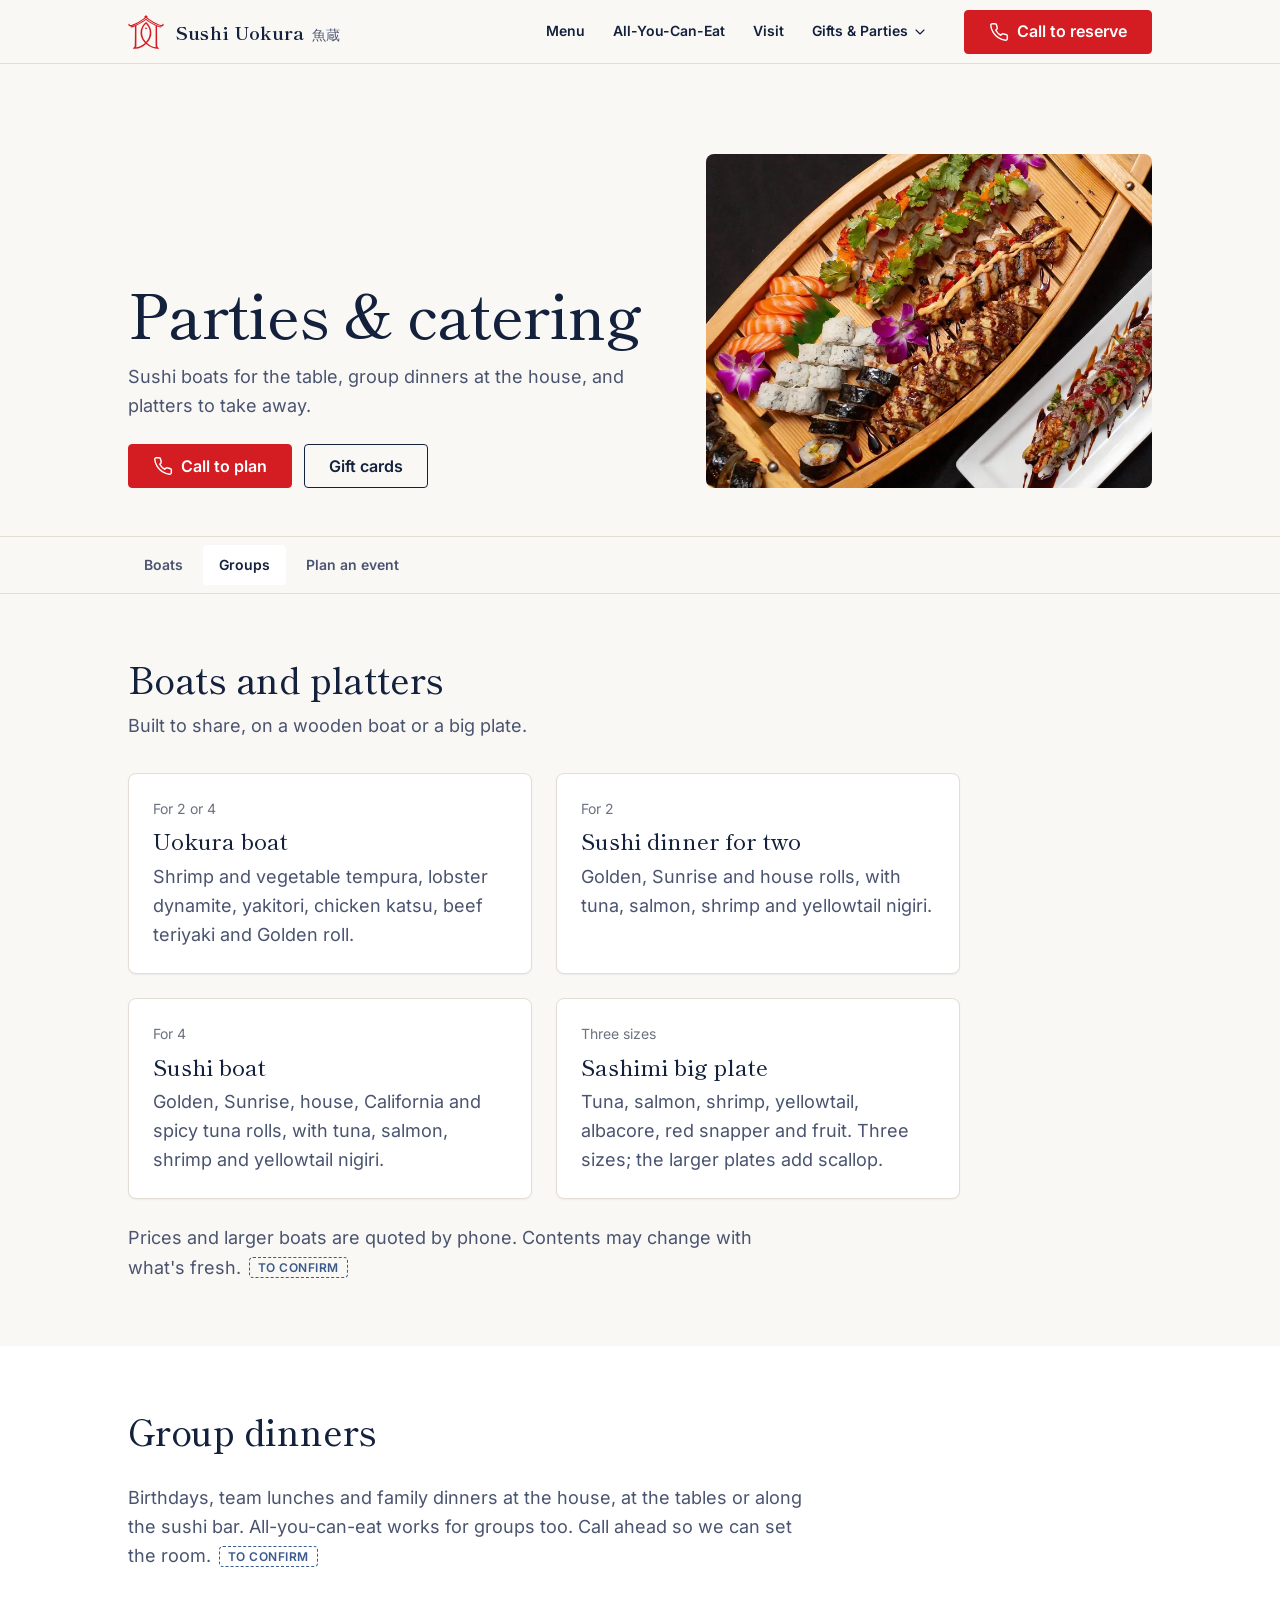
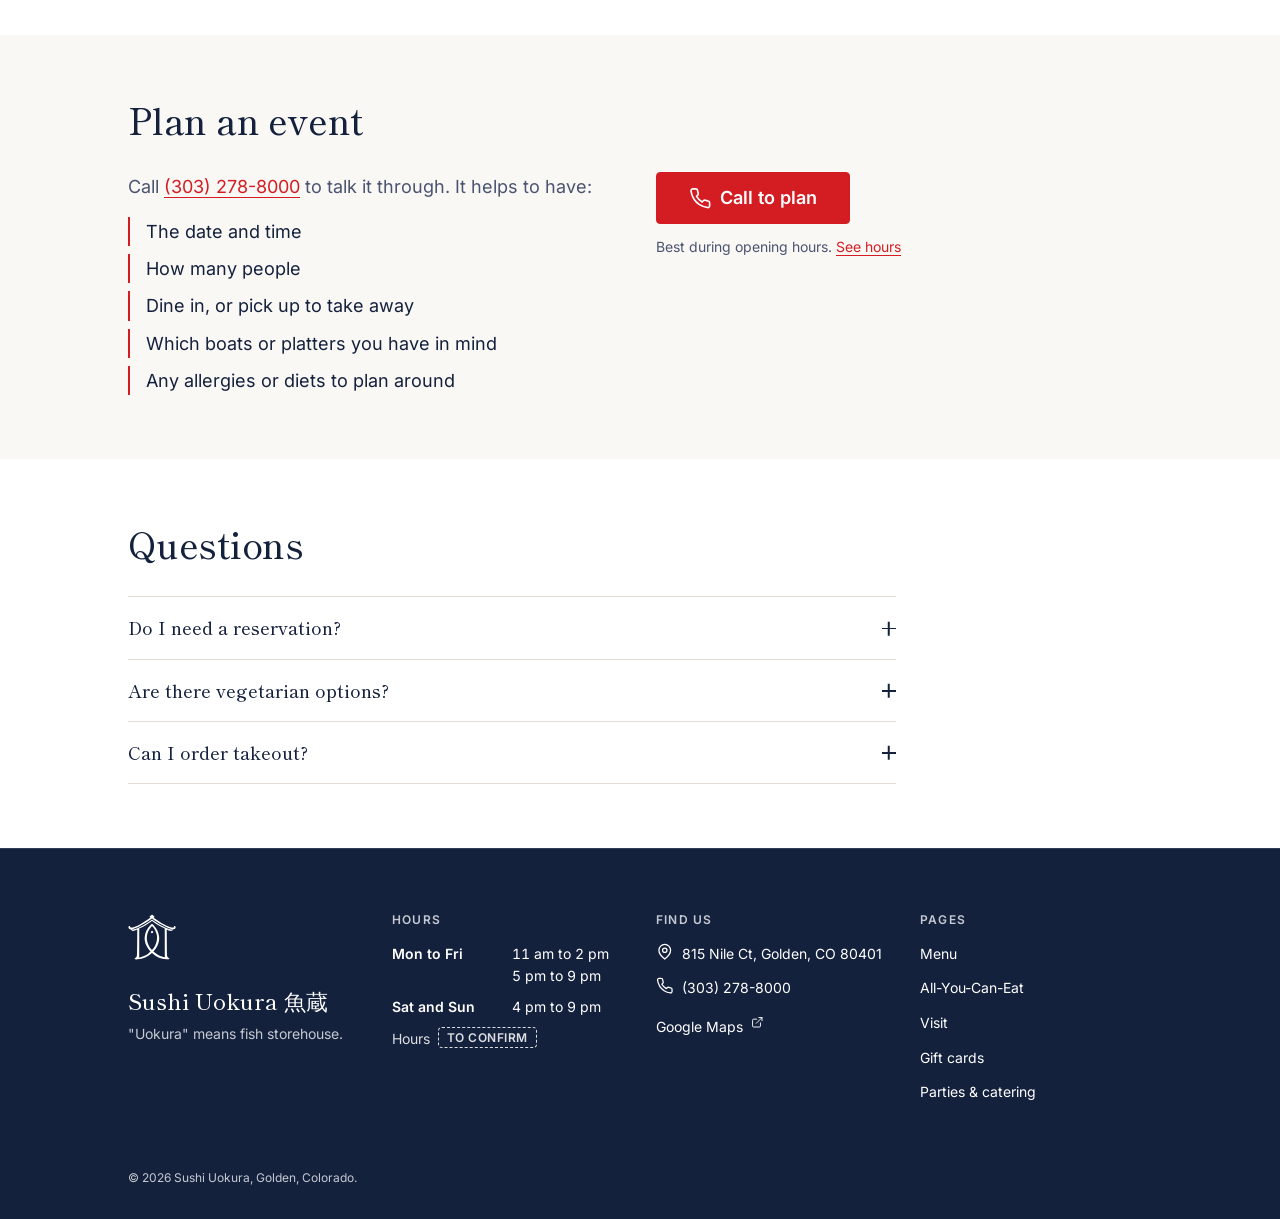
<file: website/parties.html>
<!DOCTYPE html><html lang="en"><head><meta name="robots" content="noindex"><meta charset="utf-8"><meta name="viewport" content="width=device-width, initial-scale=1"><title>Parties &amp; Catering | Sushi Uokura</title><meta name="description" content="Sushi boats for the table, group dinners and platters to take away from Sushi Uokura in Golden, CO. Call (303) 278-8000 to plan."><link rel="canonical" href="https://sushiuokura.com/parties.html"><link rel="icon" href="favicon.svg" type="image/svg+xml"><link rel="apple-touch-icon" href="apple-touch-icon.png"><meta name="theme-color" content="#faf8f5" media="(prefers-color-scheme: light)"><meta name="theme-color" content="#0f1830" media="(prefers-color-scheme: dark)"><meta name="color-scheme" content="light dark"><meta property="og:type" content="website"><meta property="og:site_name" content="Sushi Uokura"><meta property="og:locale" content="en_US"><meta property="og:title" content="Parties &amp; Catering | Sushi Uokura"><meta property="og:description" content="Sushi boats for the table, group dinners and platters to take away from Sushi Uokura in Golden, CO. Call (303) 278-8000 to plan."><meta property="og:url" content="https://sushiuokura.com/parties.html"><meta property="og:image" content="https://sushiuokura.com/og-image.jpg"><meta property="og:image:width" content="1200"><meta property="og:image:height" content="630"><meta property="og:image:alt" content="The front of Sushi Uokura in Golden, Colorado: a small house with a blue UOKURA awning."><meta name="twitter:card" content="summary_large_image"><meta name="twitter:title" content="Parties &amp; Catering | Sushi Uokura"><meta name="twitter:description" content="Sushi boats for the table, group dinners and platters to take away from Sushi Uokura in Golden, CO. Call (303) 278-8000 to plan."><meta name="twitter:image" content="https://sushiuokura.com/og-image.jpg"><meta name="twitter:image:alt" content="The front of Sushi Uokura in Golden, Colorado: a small house with a blue UOKURA awning."><script type="application/ld+json">{"@context":"https://schema.org","@type":"Restaurant","@id":"https://sushiuokura.com/#restaurant","name":"Sushi Uokura","alternateName":["Uokura","Sushi Uokura 魚蔵"],"url":"https://sushiuokura.com","image":"https://sushiuokura.com/og-image.jpg","logo":"https://sushiuokura.com/apple-touch-icon.png","description":"A neighborhood sushi bar in a little house in Golden. Sushi, rolls, hot plates and all-you-can-eat sushi at lunch and dinner.","telephone":"+13032788000","servesCuisine":["Japanese","Sushi"],"acceptsReservations":"By phone","menu":"https://sushiuokura.com/menu","hasMenu":"https://sushiuokura.com/menu","address":{"@type":"PostalAddress","streetAddress":"815 Nile Ct","addressLocality":"Golden","addressRegion":"CO","postalCode":"80401","addressCountry":"US"},"geo":{"@type":"GeoCoordinates","latitude":39.7295161,"longitude":-105.1782027},"hasMap":"https://maps.app.goo.gl/jYmSZUCRbSrGxAA89","openingHoursSpecification":[{"@type":"OpeningHoursSpecification","dayOfWeek":["Monday","Tuesday","Wednesday","Thursday","Friday"],"opens":"11:00","closes":"14:00"},{"@type":"OpeningHoursSpecification","dayOfWeek":["Monday","Tuesday","Wednesday","Thursday","Friday"],"opens":"17:00","closes":"21:00"},{"@type":"OpeningHoursSpecification","dayOfWeek":["Saturday","Sunday"],"opens":"16:00","closes":"21:00"}],"sameAs":["https://maps.app.goo.gl/jYmSZUCRbSrGxAA89"]}</script><!-- Without JavaScript nothing waits for the scroll engine: show everything. --><noscript><style>
        [data-sc-cue],
        [data-sc-in],
        [data-sc-stagger] > * {
          opacity: 1 !important;
          transform: none !important;
        }
      </style></noscript><style>.card[data-astro-cid-yk4hkwyg]{background:var(--color-surface-raised);border:1px solid var(--color-border);border-radius:var(--radius-md);box-shadow:var(--shadow-sm);transition:box-shadow var(--sc-d-base) var(--sc-ease-out), transform var(--sc-d-base) var(--sc-ease-out);flex-direction:column;display:flex;position:relative;overflow:hidden}@media (hover:hover) and (pointer:fine){.card--link[data-astro-cid-yk4hkwyg]:hover{box-shadow:var(--shadow-md);transform:translateY(-2px)}}.card--link[data-astro-cid-yk4hkwyg]:focus-within{outline:var(--focus-ring);outline-offset:3px}.card__media[data-astro-cid-yk4hkwyg]{aspect-ratio:4/3;overflow:hidden}.card__img[data-astro-cid-yk4hkwyg]{object-fit:cover;width:100%;height:100%}.card__body[data-astro-cid-yk4hkwyg]{gap:var(--space-2);padding:var(--space-6);display:grid}.card__meta[data-astro-cid-yk4hkwyg]{font-size:var(--text-sm);color:var(--color-muted)}.card__title[data-astro-cid-yk4hkwyg]{font-size:var(--text-lg)}.card__link[data-astro-cid-yk4hkwyg]{color:inherit;text-decoration:none}.card__link[data-astro-cid-yk4hkwyg]:after{content:"";position:absolute;inset:0}.card__link[data-astro-cid-yk4hkwyg]:focus-visible{outline:none}.card__text[data-astro-cid-yk4hkwyg]{color:var(--color-ink-soft)}.parties-grid[data-astro-cid-x7ncnwwq]{gap:var(--space-6);grid-template-columns:repeat(auto-fit,minmax(min(100%,20rem),1fr));max-width:52rem;display:grid}.parties-note[data-astro-cid-x7ncnwwq]{max-width:var(--sc-measure);margin-top:var(--space-6);color:var(--color-ink-soft)}.parties-note--lead[data-astro-cid-x7ncnwwq]{font-size:var(--text-md);margin-top:0}.parties-plan[data-astro-cid-x7ncnwwq]{gap:var(--space-8);grid-template-columns:repeat(auto-fit,minmax(min(100%,20rem),1fr));align-items:start;display:grid}.parties-checklist[data-astro-cid-x7ncnwwq]{gap:var(--space-2);margin-top:var(--space-4);padding:0;list-style:none;display:grid}.parties-checklist[data-astro-cid-x7ncnwwq] li[data-astro-cid-x7ncnwwq]{border-inline-start:2px solid var(--color-primary);padding-inline-start:var(--space-4)}.parties-call[data-astro-cid-x7ncnwwq]{justify-items:start;gap:var(--space-3);display:grid}.parties-call__hours[data-astro-cid-x7ncnwwq]{font-size:var(--text-sm);color:var(--color-ink-soft)}
</style><link rel="stylesheet" href="assets/BaseLayout.D23RLUJh.css"><style>.faq[data-astro-cid-7synugci]{border-top:1px solid var(--color-border);max-width:48rem}.faq__item[data-astro-cid-7synugci]{border-bottom:1px solid var(--color-border)}.faq__question[data-astro-cid-7synugci]{justify-content:space-between;align-items:center;gap:var(--space-4);min-height:3.5rem;padding-block:var(--space-4);font-family:var(--font-display);font-size:var(--text-md);color:var(--color-ink);cursor:pointer;font-weight:500;list-style:none;display:flex}.faq__question[data-astro-cid-7synugci]::-webkit-details-marker{display:none}.faq__question[data-astro-cid-7synugci]:hover{color:var(--color-primary)}.faq__question[data-astro-cid-7synugci]:focus-visible{outline:var(--focus-ring);outline-offset:2px}.faq__marker[data-astro-cid-7synugci]{flex:none;width:.875rem;height:.875rem;position:relative}.faq__marker[data-astro-cid-7synugci]:before,.faq__marker[data-astro-cid-7synugci]:after{content:"";height:1.5px;transition:transform var(--sc-d-base) var(--sc-ease-out);background:currentColor;position:absolute;inset:50% 0 auto}.faq__marker[data-astro-cid-7synugci]:after{transform:rotate(90deg)}.faq__item[data-astro-cid-7synugci][open] .faq__marker[data-astro-cid-7synugci]:after{transform:rotate(0)}.faq__answer[data-astro-cid-7synugci]{max-width:var(--sc-measure);padding-bottom:var(--space-6);color:var(--color-ink-soft);line-height:var(--leading-normal)}.page-index[data-astro-cid-4yh6vp7z]{top:var(--header-h);z-index:30;background:color-mix(in oklab, var(--color-surface) 94%, transparent);backdrop-filter:saturate(1.2)blur(8px);border-block:1px solid var(--color-border);position:sticky}.page-index__list[data-astro-cid-4yh6vp7z]{gap:var(--space-1);max-width:var(--content-max-width);padding:var(--space-2) var(--sc-gutter);scrollbar-width:none;scroll-snap-type:x proximity;margin-inline:auto;display:flex;overflow-x:auto}.page-index__list[data-astro-cid-4yh6vp7z]::-webkit-scrollbar{display:none}.page-index__item[data-astro-cid-4yh6vp7z]{scroll-snap-align:start;flex:none}.page-index__link[data-astro-cid-4yh6vp7z]{min-height:2.5rem;padding:0 var(--space-4);border-radius:var(--radius-sm);color:var(--color-ink-soft);font-size:var(--text-sm);white-space:nowrap;transition:background-color var(--sc-d-fast) var(--sc-ease-out), color var(--sc-d-fast) var(--sc-ease-out);align-items:center;font-weight:600;text-decoration:none;display:inline-flex}.page-index__link[data-astro-cid-4yh6vp7z]:hover,.page-index__link[data-astro-cid-4yh6vp7z][aria-current=true]{background:var(--color-surface-raised);color:var(--color-ink)}
.hero[data-astro-cid-ge2uvauf]{padding-block:clamp(var(--space-12), 7vw, var(--space-24)) clamp(var(--space-8), 4vw, var(--space-12));background:var(--color-surface)}.hero__inner[data-astro-cid-ge2uvauf]{gap:var(--space-8);max-width:var(--content-max-width);padding-inline:var(--sc-gutter);align-items:end;margin-inline:auto;display:grid}.hero--media[data-astro-cid-ge2uvauf] .hero__inner[data-astro-cid-ge2uvauf]{grid-template-columns:minmax(0,1fr)}@media (width>=861px){.hero--media[data-astro-cid-ge2uvauf] .hero__inner[data-astro-cid-ge2uvauf]{grid-template-columns:minmax(0,1.1fr) minmax(0,.9fr)}}.hero__kicker[data-astro-cid-ge2uvauf]{margin-bottom:var(--space-3);font-size:var(--text-sm);letter-spacing:.08em;text-transform:uppercase;color:var(--color-primary);font-weight:600}.hero__title[data-astro-cid-ge2uvauf]{font-size:clamp(var(--text-2xl), 1.4rem + 3.4vw, var(--text-4xl));line-height:var(--leading-tight);letter-spacing:var(--sc-track-tight)}.hero__lead[data-astro-cid-ge2uvauf]{max-width:36rem;margin-top:var(--space-4);font-size:var(--text-md);line-height:var(--leading-normal);color:var(--color-ink-soft)}.hero__actions[data-astro-cid-ge2uvauf]{gap:var(--space-3);margin-top:var(--space-6);flex-wrap:wrap;display:flex}.hero__media[data-astro-cid-ge2uvauf]{border-radius:var(--radius-md);aspect-ratio:4/3;overflow:hidden}@media (width<=860px){.hero__media[data-astro-cid-ge2uvauf]{aspect-ratio:16/9}}.hero__img[data-astro-cid-ge2uvauf]{object-fit:cover;width:100%;height:100%}
.section[data-astro-cid-w6ymvdtg]{padding-block:var(--sc-section);background:var(--color-surface);color:var(--color-ink)}.section--raised[data-astro-cid-w6ymvdtg]{background:var(--color-surface-raised)}.section--ink[data-astro-cid-w6ymvdtg]{--color-ink:var(--palette-white);--color-ink-soft:color-mix(in oklab, var(--palette-white) 80%, var(--palette-navy));--color-primary:var(--palette-white);--color-primary-dark:var(--palette-white);background:var(--palette-navy);color:var(--palette-white)}.section--compact[data-astro-cid-w6ymvdtg]{padding-block:clamp(var(--space-12), 6vw, var(--space-16))}.section__inner[data-astro-cid-w6ymvdtg]{width:100%;max-width:var(--content-max-width);padding-inline:var(--sc-gutter);margin-inline:auto}.section__header[data-astro-cid-w6ymvdtg]{max-width:40rem;margin-bottom:var(--space-8)}.section__title[data-astro-cid-w6ymvdtg]{font-size:clamp(var(--text-xl), 1.2rem + 1.6vw, var(--text-2xl))}.section__intro[data-astro-cid-w6ymvdtg]{margin-top:var(--space-3);font-size:var(--text-md);line-height:var(--leading-normal);color:var(--color-ink-soft)}
</style></head><body><a class="skip-link" href="#main">Skip to content</a><header class="site-header" data-site-header data-astro-cid-fzpbxy5g><div class="site-header__inner" data-astro-cid-fzpbxy5g><a class="site-header__brand" href="index.html" aria-label="Sushi Uokura, home" data-astro-cid-fzpbxy5g><span class="logo logo--lockup" style="--logo-size: 2.25rem" data-astro-cid-f7espo7c><svg class="logo__mark" viewBox="50 26 1152 1152" aria-hidden="true" focusable="false" data-astro-cid-f7espo7c><path d="M621.4 68C619 69.2 615.1 72.8 612.1 76.5C603.8 86.7 593.8 95.4 585 99.9C575 105.1 571.4 108.1 570 112.6C566.5 123 575.4 134 587.5 134C593.3 134 593.1 134.4 581.7 142.8C510.9 195.2 420.8 252.9 345 294.4C244.3 349.5 148.3 383.6 117 375.6C100.3 371.3 91.5 357.4 100 348.8C103.6 345.3 103.8 343.1 100.8 340.3C97 336.9 94.4 336 87.8 336C71.8 336.1 61.1 347.4 60.2 365.2C58.7 394.8 84.2 418.9 117 419C152.1 419 247.6 384.8 330.9 342.3C419.7 296.9 533.9 225.2 616 163.2C621.2 159.3 625.8 156 626.1 156C626.4 156 630 158.4 634.1 161.4C709.6 216.7 773 258.4 849.5 303.2C927.7 348.9 1003.8 384 1066 403C1111.3 416.9 1123.8 419.6 1139.4 418.7C1155.3 417.9 1166.9 412.9 1177.9 401.9C1195.3 384.6 1198.1 357 1183.8 343.3C1174.1 334 1156.6 333.4 1151.2 342.2C1149.7 344.7 1149.7 344.9 1153.3 348.3C1161.2 355.7 1156.4 367.6 1143 373.9C1116 386.7 1017.8 353.3 908.5 294.2C838.1 256.2 739.5 193.2 673.6 144.1L660.6 134.5 666.9 133.8C678.1 132.6 684 126.9 684 117.6C684 110.9 681.4 106.8 674.8 103.1C657 93.3 654 90.9 641.4 76.6C632.1 66 628.6 64.5 621.4 68M603 197.1C425.1 330.9 220.4 429.6 130.8 424.7L121.1 424.2 123.7 429.3C125.1 432.1 129 437.2 132.4 440.6C156.3 464.5 196.2 460.9 262.3 428.9L272.3 424.1 271.6 536.3C269.8 842.9 267.1 1033.3 264.5 1048.3C259.1 1079.4 241 1102.9 212.2 1116.4C204.9 1119.9 204.1 1122.5 208.8 1127.7C218.1 1137.8 242.9 1141.2 283.7 1138.1C412.7 1128.3 515.6 1082.8 617.4 990.7L624.9 983.8 640.8 997.7C739.9 1084.2 843.4 1128.4 970.1 1138.1C989.8 1139.6 1021.6 1138.8 1028.1 1136.7C1038.4 1133.3 1048.6 1125.3 1047.8 1121.2C1047.6 1120.2 1043.7 1117.6 1038.5 1115C1008.9 1100.1 992.9 1078.7 987.6 1047C985.3 1033.1 982.9 876.5 981.5 653C981.2 604.9 980.7 533.9 980.4 495.3C979.9 443.1 980.1 425 980.9 425C981.5 425 985.5 426.7 989.8 428.9C1012.6 440.3 1040.4 450.5 1058.3 453.9C1086.5 459.4 1106.7 454.7 1121 439.3C1125.9 434.1 1131 426.6 1131 424.6C1131 424.4 1126.3 424.5 1120.7 424.7C1054.1 428.1 922 374.9 784 289.2C729.4 255.2 698.8 234.2 644 193.1C634.4 185.9 626.3 180 626 180.1C625.7 180.1 615.4 187.8 603 197.1M608.3 227.3C532.2 285.7 419.9 353.2 331.3 393.7L320 398.9 319.7 728.7L319.4 1058.5 317.2 1067.5C316 1072.5 313.4 1079.8 311.5 1083.8L308.1 1091 311.2 1091C318.3 1091 348.4 1085.6 367 1081C435.1 1064.1 494.7 1033.3 552.8 984.8C567.4 972.7 590 952 590 950.8C590 950.2 586.5 946.1 582.2 941.6C492.8 848.1 442.4 723.1 449.9 613.4C457.4 503.8 506.2 400 589.5 316.4C609.4 296.4 625.1 282 627 282C628.8 282 651.4 302.6 666.1 317.6C743.2 396.9 789 497.2 798 606.5C807.1 718.1 760.2 839 669.1 938.8C663.4 945 658.9 950.2 659.1 950.3C659.3 950.5 663.6 954.2 668.5 958.6C741.2 1023.6 803.6 1058.8 882 1078.9C903.1 1084.3 942.4 1091.8 943.7 1090.6C943.9 1090.4 942.4 1087.1 940.4 1083C938.4 1079 935.8 1071.6 934.7 1066.6L932.6 1057.5 932.2 728L931.9 398.5 926.2 396.1C913.3 390.7 855 361.6 835 350.6C764.1 311.6 688.2 262.6 637.3 222.8C631.1 217.9 625.9 214 625.8 214.1C625.6 214.1 617.8 220 608.3 227.3M615.2 348.7C546.4 422.3 506.4 513.6 502 607.3C497.3 706.6 535.4 810.6 608.6 897.5C613.7 903.6 619.5 910.1 621.5 912L625.2 915.5 629.6 910.5C660.6 875.5 691.4 829.1 707.4 793C709.3 788.9 712.7 781.2 715 776C720.1 764.4 727.8 742.2 733 723.7C748.2 670.3 751.1 612.9 741.4 556.5C727.8 477.3 685.9 395.2 632.2 342.7L626.3 336.8 615.2 348.7M619.7 456.1C602.4 460.3 593.4 480 601.4 496.3C614.5 523.1 654.4 513.6 654.3 483.7C654.3 475.2 652.5 470.6 646.9 464.5C640.5 457.6 628.7 453.9 619.7 456.1" fill="currentColor" fill-rule="evenodd" data-astro-cid-f7espo7c></path></svg><span class="logo__text" data-astro-cid-f7espo7c><span class="logo__name" data-astro-cid-f7espo7c>Sushi Uokura</span><span class="logo__ja" lang="ja" data-astro-cid-f7espo7c>魚蔵</span></span></span></a><nav class="site-nav" aria-label="Main" data-astro-cid-fzpbxy5g><ul class="site-nav__list" role="list" data-astro-cid-fzpbxy5g><li class="site-nav__item" data-astro-cid-fzpbxy5g><a class="site-nav__link" href="menu.html" data-astro-cid-fzpbxy5g>Menu</a></li><li class="site-nav__item" data-astro-cid-fzpbxy5g><a class="site-nav__link" href="all-you-can-eat.html" data-astro-cid-fzpbxy5g>All-You-Can-Eat</a></li><li class="site-nav__item" data-astro-cid-fzpbxy5g><a class="site-nav__link" href="visit.html" data-astro-cid-fzpbxy5g>Visit</a></li><li class="site-nav__item" data-astro-cid-fzpbxy5g><details class="site-nav__group" data-dismissable data-astro-cid-fzpbxy5g><summary class="site-nav__link site-nav__toggle" data-astro-cid-fzpbxy5g>Gifts &amp; Parties<svg class="icon site-nav__chevron" width="1rem" height="1rem" viewBox="0 0 24 24" fill="none" stroke="currentColor" stroke-width="1.75" stroke-linecap="round" stroke-linejoin="round" aria-hidden="true" focusable="false" data-astro-cid-ccg5yoga><path d="m6 9 6 6 6-6"/></svg></summary><ul class="site-nav__submenu" role="list" data-astro-cid-fzpbxy5g><li data-astro-cid-fzpbxy5g><a class="site-nav__sublink" href="gift-cards.html" data-astro-cid-fzpbxy5g>Gift cards</a></li><li data-astro-cid-fzpbxy5g><a class="site-nav__sublink" href="parties.html" data-astro-cid-fzpbxy5g>Parties &amp; catering</a></li></ul></details></li></ul></nav><a class="button button--primary button--md site-header__cta" href="tel:+13032788000" data-astro-cid-fzpbxy5g="true" data-astro-cid-ekguhzzh><svg class="icon" width="1.25em" height="1.25em" viewBox="0 0 24 24" fill="none" stroke="currentColor" stroke-width="1.75" stroke-linecap="round" stroke-linejoin="round" aria-hidden="true" focusable="false" data-astro-cid-ccg5yoga><path d="M22 16.92v3a2 2 0 0 1-2.18 2 19.79 19.79 0 0 1-8.63-3.07 19.5 19.5 0 0 1-6-6 19.79 19.79 0 0 1-3.07-8.67A2 2 0 0 1 4.11 2h3a2 2 0 0 1 2 1.72 12.84 12.84 0 0 0 .7 2.81 2 2 0 0 1-.45 2.11L8.09 9.91a16 16 0 0 0 6 6l1.27-1.27a2 2 0 0 1 2.11-.45 12.84 12.84 0 0 0 2.81.7A2 2 0 0 1 22 16.92z"/></svg><span class="button__label" data-astro-cid-ekguhzzh>Call to reserve</span></a><details class="mobile-nav" data-dismissable data-mobile-nav data-astro-cid-fzpbxy5g><summary class="mobile-nav__toggle" data-astro-cid-fzpbxy5g><span class="mobile-nav__icon mobile-nav__icon--open" data-astro-cid-fzpbxy5g><svg class="icon" width="1.5rem" height="1.5rem" viewBox="0 0 24 24" fill="none" stroke="currentColor" stroke-width="1.75" stroke-linecap="round" stroke-linejoin="round" aria-hidden="true" focusable="false" data-astro-cid-ccg5yoga><path d="M4 7h16M4 12h16M4 17h16"/></svg></span><span class="mobile-nav__icon mobile-nav__icon--close" data-astro-cid-fzpbxy5g><svg class="icon" width="1.5rem" height="1.5rem" viewBox="0 0 24 24" fill="none" stroke="currentColor" stroke-width="1.75" stroke-linecap="round" stroke-linejoin="round" aria-hidden="true" focusable="false" data-astro-cid-ccg5yoga><path d="M18 6 6 18M6 6l12 12"/></svg></span><span class="visually-hidden" data-astro-cid-fzpbxy5g>Site navigation</span></summary><div class="mobile-nav__panel" data-astro-cid-fzpbxy5g><nav aria-label="Main, mobile" data-astro-cid-fzpbxy5g><ul class="mobile-nav__list" role="list" data-astro-cid-fzpbxy5g><li data-astro-cid-fzpbxy5g><a class="mobile-nav__link" href="index.html" data-astro-cid-fzpbxy5g>Home</a></li><li data-astro-cid-fzpbxy5g><a class="mobile-nav__link" href="menu.html" data-astro-cid-fzpbxy5g>Menu</a></li><li data-astro-cid-fzpbxy5g><a class="mobile-nav__link" href="all-you-can-eat.html" data-astro-cid-fzpbxy5g>All-You-Can-Eat</a></li><li data-astro-cid-fzpbxy5g><a class="mobile-nav__link" href="visit.html" data-astro-cid-fzpbxy5g>Visit</a></li><li data-astro-cid-fzpbxy5g><a class="mobile-nav__link" href="gift-cards.html" data-astro-cid-fzpbxy5g>Gift cards</a></li><li data-astro-cid-fzpbxy5g><a class="mobile-nav__link" href="parties.html" data-astro-cid-fzpbxy5g>Parties &amp; catering</a></li></ul></nav><div class="mobile-nav__contact" data-astro-cid-fzpbxy5g><a class="button button--primary button--lg" href="tel:+13032788000" data-astro-cid-fzpbxy5g="true" data-astro-cid-ekguhzzh><svg class="icon" width="1.25em" height="1.25em" viewBox="0 0 24 24" fill="none" stroke="currentColor" stroke-width="1.75" stroke-linecap="round" stroke-linejoin="round" aria-hidden="true" focusable="false" data-astro-cid-ccg5yoga><path d="M22 16.92v3a2 2 0 0 1-2.18 2 19.79 19.79 0 0 1-8.63-3.07 19.5 19.5 0 0 1-6-6 19.79 19.79 0 0 1-3.07-8.67A2 2 0 0 1 4.11 2h3a2 2 0 0 1 2 1.72 12.84 12.84 0 0 0 .7 2.81 2 2 0 0 1-.45 2.11L8.09 9.91a16 16 0 0 0 6 6l1.27-1.27a2 2 0 0 1 2.11-.45 12.84 12.84 0 0 0 2.81.7A2 2 0 0 1 22 16.92z"/></svg><span class="button__label" data-astro-cid-ekguhzzh>Call to reserve</span></a><p class="mobile-nav__phone" data-astro-cid-fzpbxy5g>(303) 278-8000</p></div></div></details></div></header><script type="module">var e=[...document.querySelectorAll(`[data-dismissable]`)],t=document.querySelector(`[data-mobile-nav]`),n=t=>e.forEach(e=>{e!==t&&(e.open=!1)});e.forEach(e=>e.addEventListener(`toggle`,()=>{e.open&&n(e),e===t&&document.documentElement.classList.toggle(`has-open-menu`,e.open)})),document.addEventListener(`keydown`,t=>{if(t.key!==`Escape`)return;let n=e.find(e=>e.open);n&&(n.open=!1,n.querySelector(`summary`)?.focus())}),document.addEventListener(`click`,n=>{let r=n.target;e.forEach(e=>{e.open&&e!==t&&!e.contains(r)&&(e.open=!1)})}),t?.querySelectorAll(`a`).forEach(e=>e.addEventListener(`click`,()=>t.open=!1));</script><main id="main"><header class="hero hero--media" data-astro-cid-ge2uvauf><div class="hero__inner" data-astro-cid-ge2uvauf><div class="hero__copy" data-astro-cid-ge2uvauf><h1 class="hero__title" data-astro-cid-ge2uvauf>Parties &amp; catering</h1><p class="hero__lead" data-astro-cid-ge2uvauf>Sushi boats for the table, group dinners at the house, and platters to take away.</p><div class="hero__actions" data-astro-cid-ge2uvauf><a class="button button--primary button--md" href="tel:+13032788000" data-astro-cid-x7ncnwwq="true" data-astro-cid-ekguhzzh><svg class="icon" width="1.25em" height="1.25em" viewBox="0 0 24 24" fill="none" stroke="currentColor" stroke-width="1.75" stroke-linecap="round" stroke-linejoin="round" aria-hidden="true" focusable="false" data-astro-cid-ccg5yoga><path d="M22 16.92v3a2 2 0 0 1-2.18 2 19.79 19.79 0 0 1-8.63-3.07 19.5 19.5 0 0 1-6-6 19.79 19.79 0 0 1-3.07-8.67A2 2 0 0 1 4.11 2h3a2 2 0 0 1 2 1.72 12.84 12.84 0 0 0 .7 2.81 2 2 0 0 1-.45 2.11L8.09 9.91a16 16 0 0 0 6 6l1.27-1.27a2 2 0 0 1 2.11-.45 12.84 12.84 0 0 0 2.81.7A2 2 0 0 1 22 16.92z"/></svg><span class="button__label" data-astro-cid-ekguhzzh>Call to plan</span></a><a class="button button--secondary button--md" href="gift-cards.html" data-astro-cid-x7ncnwwq="true" data-astro-cid-ekguhzzh><span class="button__label" data-astro-cid-ekguhzzh>Gift cards</span></a></div></div><div class="hero__media" data-astro-cid-ge2uvauf><img src="assets/boat.CSCkXCUi_ZrvXtA.webp" srcset="assets/boat.CSCkXCUi_Z2eMw9L.webp 480w, assets/boat.CSCkXCUi_7OtXu.webp 800w, assets/boat.CSCkXCUi_Zk42IQ.webp 1200w" alt="A wooden sushi boat loaded with rolls, salmon nigiri and orchids." sizes="(max-width: 860px) 100vw, 45vw" loading="eager" fetchpriority="high" data-astro-cid-ge2uvauf="true" decoding="async" width="1792" height="2112" class="hero__img"></div></div></header><nav class="page-index" aria-label="On this page" data-astro-cid-4yh6vp7z><ol class="page-index__list" role="list" data-astro-cid-4yh6vp7z><li class="page-index__item" data-astro-cid-4yh6vp7z><a class="page-index__link" href="#boats" data-astro-cid-4yh6vp7z>Boats</a></li><li class="page-index__item" data-astro-cid-4yh6vp7z><a class="page-index__link" href="#groups" data-astro-cid-4yh6vp7z>Groups</a></li><li class="page-index__item" data-astro-cid-4yh6vp7z><a class="page-index__link" href="#plan" data-astro-cid-4yh6vp7z>Plan an event</a></li></ol></nav><script type="module">var e=[...document.querySelectorAll(`.page-index__link`)],t=e.map(e=>document.getElementById(decodeURIComponent(e.hash.slice(1)))).filter(e=>e!==null);if(t.length&&`IntersectionObserver`in window){let n=new IntersectionObserver(t=>{for(let n of t)n.isIntersecting&&e.forEach(e=>e.setAttribute(`aria-current`,String(e.hash===`#${n.target.id}`)))},{rootMargin:`-45% 0px -50% 0px`});t.forEach(e=>n.observe(e))}</script><section id="boats" class="section section--surface section--compact" aria-labelledby="boats-title" data-astro-cid-w6ymvdtg><div class="section__inner" data-astro-cid-w6ymvdtg><header class="section__header" data-astro-cid-w6ymvdtg><h2 id="boats-title" class="section__title" data-astro-cid-w6ymvdtg="true">Boats and platters</h2><p class="section__intro" data-astro-cid-w6ymvdtg>Built to share, on a wooden boat or a big plate.</p></header><div class="parties-grid" data-astro-cid-x7ncnwwq><article class="card" data-astro-cid-yk4hkwyg><div class="card__body" data-astro-cid-yk4hkwyg><p class="card__meta" data-astro-cid-yk4hkwyg>For 2 or 4</p><h3 class="card__title" data-astro-cid-yk4hkwyg="true">Uokura boat</h3><div class="card__text" data-astro-cid-yk4hkwyg><p data-astro-cid-x7ncnwwq>Shrimp and vegetable tempura, lobster dynamite, yakitori, chicken katsu, beef teriyaki and Golden roll.</p></div></div></article><article class="card" data-astro-cid-yk4hkwyg><div class="card__body" data-astro-cid-yk4hkwyg><p class="card__meta" data-astro-cid-yk4hkwyg>For 2</p><h3 class="card__title" data-astro-cid-yk4hkwyg="true">Sushi dinner for two</h3><div class="card__text" data-astro-cid-yk4hkwyg><p data-astro-cid-x7ncnwwq>Golden, Sunrise and house rolls, with tuna, salmon, shrimp and yellowtail nigiri.</p></div></div></article><article class="card" data-astro-cid-yk4hkwyg><div class="card__body" data-astro-cid-yk4hkwyg><p class="card__meta" data-astro-cid-yk4hkwyg>For 4</p><h3 class="card__title" data-astro-cid-yk4hkwyg="true">Sushi boat</h3><div class="card__text" data-astro-cid-yk4hkwyg><p data-astro-cid-x7ncnwwq>Golden, Sunrise, house, California and spicy tuna rolls, with tuna, salmon, shrimp and yellowtail nigiri.</p></div></div></article><article class="card" data-astro-cid-yk4hkwyg><div class="card__body" data-astro-cid-yk4hkwyg><p class="card__meta" data-astro-cid-yk4hkwyg>Three sizes</p><h3 class="card__title" data-astro-cid-yk4hkwyg="true">Sashimi big plate</h3><div class="card__text" data-astro-cid-yk4hkwyg><p data-astro-cid-x7ncnwwq>Tuna, salmon, shrimp, yellowtail, albacore, red snapper and fruit. Three sizes; the larger plates add scallop.</p></div></div></article></div><p class="parties-note" data-astro-cid-x7ncnwwq>Prices and larger boats are quoted by phone. Contents may change with what's fresh.<span class="to-confirm" title="Placeholder: boat sizes and contents to be confirmed with the restaurant" data-astro-cid-xcoq5uk3>to confirm<span class="visually-hidden" data-astro-cid-xcoq5uk3>: boat sizes and contents is a placeholder</span></span></p></div></section><section id="groups" class="section section--raised section--compact" aria-labelledby="groups-title" data-astro-cid-w6ymvdtg><div class="section__inner" data-astro-cid-w6ymvdtg><header class="section__header" data-astro-cid-w6ymvdtg><h2 id="groups-title" class="section__title" data-astro-cid-w6ymvdtg="true">Group dinners</h2></header><p class="parties-note parties-note--lead" data-astro-cid-x7ncnwwq>Birthdays, team lunches and family dinners at the house, at the tables or along the sushi bar. All-you-can-eat works for groups too. Call ahead so we can set the room.<span class="to-confirm" title="Placeholder: maximum group size to be confirmed with the restaurant" data-astro-cid-xcoq5uk3>to confirm<span class="visually-hidden" data-astro-cid-xcoq5uk3>: maximum group size is a placeholder</span></span></p></div></section><section id="plan" class="section section--surface section--compact" aria-labelledby="plan-title" data-astro-cid-w6ymvdtg><div class="section__inner" data-astro-cid-w6ymvdtg><header class="section__header" data-astro-cid-w6ymvdtg><h2 id="plan-title" class="section__title" data-astro-cid-w6ymvdtg="true">Plan an event</h2></header><div class="parties-plan" data-astro-cid-x7ncnwwq><div data-astro-cid-x7ncnwwq><p class="parties-note parties-note--lead" data-astro-cid-x7ncnwwq>Call <a href="tel:+13032788000" data-astro-cid-x7ncnwwq>(303) 278-8000</a> to talk it through. It helps to have:</p><ul class="parties-checklist" role="list" data-astro-cid-x7ncnwwq><li data-astro-cid-x7ncnwwq>The date and time</li><li data-astro-cid-x7ncnwwq>How many people</li><li data-astro-cid-x7ncnwwq>Dine in, or pick up to take away</li><li data-astro-cid-x7ncnwwq>Which boats or platters you have in mind</li><li data-astro-cid-x7ncnwwq>Any allergies or diets to plan around</li></ul></div><div class="parties-call" data-astro-cid-x7ncnwwq><a class="button button--primary button--lg" href="tel:+13032788000" data-astro-cid-x7ncnwwq="true" data-astro-cid-ekguhzzh><svg class="icon" width="1.25em" height="1.25em" viewBox="0 0 24 24" fill="none" stroke="currentColor" stroke-width="1.75" stroke-linecap="round" stroke-linejoin="round" aria-hidden="true" focusable="false" data-astro-cid-ccg5yoga><path d="M22 16.92v3a2 2 0 0 1-2.18 2 19.79 19.79 0 0 1-8.63-3.07 19.5 19.5 0 0 1-6-6 19.79 19.79 0 0 1-3.07-8.67A2 2 0 0 1 4.11 2h3a2 2 0 0 1 2 1.72 12.84 12.84 0 0 0 .7 2.81 2 2 0 0 1-.45 2.11L8.09 9.91a16 16 0 0 0 6 6l1.27-1.27a2 2 0 0 1 2.11-.45 12.84 12.84 0 0 0 2.81.7A2 2 0 0 1 22 16.92z"/></svg><span class="button__label" data-astro-cid-ekguhzzh>Call to plan</span></a><p class="parties-call__hours" data-astro-cid-x7ncnwwq>Best during opening hours. <a href="visit.html#hours" data-astro-cid-x7ncnwwq>See hours</a></p></div></div></div></section><section id="questions" class="section section--raised section--compact" aria-labelledby="questions-title" data-astro-cid-w6ymvdtg><div class="section__inner" data-astro-cid-w6ymvdtg><header class="section__header" data-astro-cid-w6ymvdtg><h2 id="questions-title" class="section__title" data-astro-cid-w6ymvdtg="true">Questions</h2></header><div class="faq" data-astro-cid-7synugci><details class="faq__item" data-astro-cid-7synugci><summary class="faq__question" data-astro-cid-7synugci><span data-astro-cid-7synugci>Do I need a reservation?</span><span class="faq__marker" aria-hidden="true" data-astro-cid-7synugci></span></summary><p class="faq__answer" data-astro-cid-7synugci>Reservations are taken by phone at (303) 278-8000. Walk-ins are welcome when there is a seat; calling ahead is best for groups and weekend evenings.<span class="to-confirm" title="Placeholder: this answer to be confirmed with the restaurant" data-astro-cid-xcoq5uk3>to confirm<span class="visually-hidden" data-astro-cid-xcoq5uk3>: this answer is a placeholder</span></span></p></details><details class="faq__item" data-astro-cid-7synugci><summary class="faq__question" data-astro-cid-7synugci><span data-astro-cid-7synugci>Are there vegetarian options?</span><span class="faq__marker" aria-hidden="true" data-astro-cid-7synugci></span></summary><p class="faq__answer" data-astro-cid-7synugci>Yes: cucumber, avocado and vegetarian rolls, inari, seaweed salad, a vegetarian sushi dinner and a vegetarian combination plate. Tell your server about any allergy.<span class="to-confirm" title="Placeholder: this answer to be confirmed with the restaurant" data-astro-cid-xcoq5uk3>to confirm<span class="visually-hidden" data-astro-cid-xcoq5uk3>: this answer is a placeholder</span></span></p></details><details class="faq__item" data-astro-cid-7synugci><summary class="faq__question" data-astro-cid-7synugci><span data-astro-cid-7synugci>Can I order takeout?</span><span class="faq__marker" aria-hidden="true" data-astro-cid-7synugci></span></summary><p class="faq__answer" data-astro-cid-7synugci>Yes. Call (303) 278-8000 to order, then pick up at the restaurant.<span class="to-confirm" title="Placeholder: this answer to be confirmed with the restaurant" data-astro-cid-xcoq5uk3>to confirm<span class="visually-hidden" data-astro-cid-xcoq5uk3>: this answer is a placeholder</span></span></p></details></div></div></section></main><footer class="site-footer" data-astro-cid-nns7i3if><div class="site-footer__inner" data-astro-cid-nns7i3if><div class="site-footer__brand" data-astro-cid-nns7i3if><span class="logo logo--mark site-footer__mark" style="--logo-size: 3rem" data-astro-cid-f7espo7c><svg class="logo__mark" viewBox="50 26 1152 1152" aria-hidden="true" focusable="false" data-astro-cid-f7espo7c><path d="M621.4 68C619 69.2 615.1 72.8 612.1 76.5C603.8 86.7 593.8 95.4 585 99.9C575 105.1 571.4 108.1 570 112.6C566.5 123 575.4 134 587.5 134C593.3 134 593.1 134.4 581.7 142.8C510.9 195.2 420.8 252.9 345 294.4C244.3 349.5 148.3 383.6 117 375.6C100.3 371.3 91.5 357.4 100 348.8C103.6 345.3 103.8 343.1 100.8 340.3C97 336.9 94.4 336 87.8 336C71.8 336.1 61.1 347.4 60.2 365.2C58.7 394.8 84.2 418.9 117 419C152.1 419 247.6 384.8 330.9 342.3C419.7 296.9 533.9 225.2 616 163.2C621.2 159.3 625.8 156 626.1 156C626.4 156 630 158.4 634.1 161.4C709.6 216.7 773 258.4 849.5 303.2C927.7 348.9 1003.8 384 1066 403C1111.3 416.9 1123.8 419.6 1139.4 418.7C1155.3 417.9 1166.9 412.9 1177.9 401.9C1195.3 384.6 1198.1 357 1183.8 343.3C1174.1 334 1156.6 333.4 1151.2 342.2C1149.7 344.7 1149.7 344.9 1153.3 348.3C1161.2 355.7 1156.4 367.6 1143 373.9C1116 386.7 1017.8 353.3 908.5 294.2C838.1 256.2 739.5 193.2 673.6 144.1L660.6 134.5 666.9 133.8C678.1 132.6 684 126.9 684 117.6C684 110.9 681.4 106.8 674.8 103.1C657 93.3 654 90.9 641.4 76.6C632.1 66 628.6 64.5 621.4 68M603 197.1C425.1 330.9 220.4 429.6 130.8 424.7L121.1 424.2 123.7 429.3C125.1 432.1 129 437.2 132.4 440.6C156.3 464.5 196.2 460.9 262.3 428.9L272.3 424.1 271.6 536.3C269.8 842.9 267.1 1033.3 264.5 1048.3C259.1 1079.4 241 1102.9 212.2 1116.4C204.9 1119.9 204.1 1122.5 208.8 1127.7C218.1 1137.8 242.9 1141.2 283.7 1138.1C412.7 1128.3 515.6 1082.8 617.4 990.7L624.9 983.8 640.8 997.7C739.9 1084.2 843.4 1128.4 970.1 1138.1C989.8 1139.6 1021.6 1138.8 1028.1 1136.7C1038.4 1133.3 1048.6 1125.3 1047.8 1121.2C1047.6 1120.2 1043.7 1117.6 1038.5 1115C1008.9 1100.1 992.9 1078.7 987.6 1047C985.3 1033.1 982.9 876.5 981.5 653C981.2 604.9 980.7 533.9 980.4 495.3C979.9 443.1 980.1 425 980.9 425C981.5 425 985.5 426.7 989.8 428.9C1012.6 440.3 1040.4 450.5 1058.3 453.9C1086.5 459.4 1106.7 454.7 1121 439.3C1125.9 434.1 1131 426.6 1131 424.6C1131 424.4 1126.3 424.5 1120.7 424.7C1054.1 428.1 922 374.9 784 289.2C729.4 255.2 698.8 234.2 644 193.1C634.4 185.9 626.3 180 626 180.1C625.7 180.1 615.4 187.8 603 197.1M608.3 227.3C532.2 285.7 419.9 353.2 331.3 393.7L320 398.9 319.7 728.7L319.4 1058.5 317.2 1067.5C316 1072.5 313.4 1079.8 311.5 1083.8L308.1 1091 311.2 1091C318.3 1091 348.4 1085.6 367 1081C435.1 1064.1 494.7 1033.3 552.8 984.8C567.4 972.7 590 952 590 950.8C590 950.2 586.5 946.1 582.2 941.6C492.8 848.1 442.4 723.1 449.9 613.4C457.4 503.8 506.2 400 589.5 316.4C609.4 296.4 625.1 282 627 282C628.8 282 651.4 302.6 666.1 317.6C743.2 396.9 789 497.2 798 606.5C807.1 718.1 760.2 839 669.1 938.8C663.4 945 658.9 950.2 659.1 950.3C659.3 950.5 663.6 954.2 668.5 958.6C741.2 1023.6 803.6 1058.8 882 1078.9C903.1 1084.3 942.4 1091.8 943.7 1090.6C943.9 1090.4 942.4 1087.1 940.4 1083C938.4 1079 935.8 1071.6 934.7 1066.6L932.6 1057.5 932.2 728L931.9 398.5 926.2 396.1C913.3 390.7 855 361.6 835 350.6C764.1 311.6 688.2 262.6 637.3 222.8C631.1 217.9 625.9 214 625.8 214.1C625.6 214.1 617.8 220 608.3 227.3M615.2 348.7C546.4 422.3 506.4 513.6 502 607.3C497.3 706.6 535.4 810.6 608.6 897.5C613.7 903.6 619.5 910.1 621.5 912L625.2 915.5 629.6 910.5C660.6 875.5 691.4 829.1 707.4 793C709.3 788.9 712.7 781.2 715 776C720.1 764.4 727.8 742.2 733 723.7C748.2 670.3 751.1 612.9 741.4 556.5C727.8 477.3 685.9 395.2 632.2 342.7L626.3 336.8 615.2 348.7M619.7 456.1C602.4 460.3 593.4 480 601.4 496.3C614.5 523.1 654.4 513.6 654.3 483.7C654.3 475.2 652.5 470.6 646.9 464.5C640.5 457.6 628.7 453.9 619.7 456.1" fill="currentColor" fill-rule="evenodd" data-astro-cid-f7espo7c></path></svg></span><p class="site-footer__name" data-astro-cid-nns7i3if>Sushi Uokura <span lang="ja" data-astro-cid-nns7i3if>魚蔵</span></p><p class="site-footer__meaning" data-astro-cid-nns7i3if>"Uokura" means fish storehouse.</p></div><div class="site-footer__col" data-astro-cid-nns7i3if><h2 class="site-footer__heading" data-astro-cid-nns7i3if>Hours</h2><dl class="hours" data-astro-cid-lul6joth><div class="hours__row" data-astro-cid-lul6joth><dt class="hours__days" data-astro-cid-lul6joth>Mon to Fri</dt><dd class="hours__times" data-astro-cid-lul6joth><span class="hours__time" data-astro-cid-lul6joth>11 am to 2 pm</span><span class="hours__time" data-astro-cid-lul6joth>5 pm to 9 pm</span></dd></div><div class="hours__row" data-astro-cid-lul6joth><dt class="hours__days" data-astro-cid-lul6joth>Sat and Sun</dt><dd class="hours__times" data-astro-cid-lul6joth><span class="hours__time" data-astro-cid-lul6joth>4 pm to 9 pm</span></dd></div></dl><p class="hours__note" data-astro-cid-lul6joth>Hours<span class="to-confirm" title="Placeholder: opening hours to be confirmed with the restaurant" data-astro-cid-xcoq5uk3>to confirm<span class="visually-hidden" data-astro-cid-xcoq5uk3>: opening hours is a placeholder</span></span></p></div><div class="site-footer__col" data-astro-cid-nns7i3if><h2 class="site-footer__heading" data-astro-cid-nns7i3if>Find us</h2><address class="site-footer__address" data-astro-cid-nns7i3if><a href="https://maps.app.goo.gl/jYmSZUCRbSrGxAA89" target="_blank" rel="noopener" data-astro-cid-nns7i3if><svg class="icon" width="1.25em" height="1.25em" viewBox="0 0 24 24" fill="none" stroke="currentColor" stroke-width="1.75" stroke-linecap="round" stroke-linejoin="round" aria-hidden="true" focusable="false" data-astro-cid-ccg5yoga><path d="M20 10c0 6-8 12-8 12s-8-6-8-12a8 8 0 0 1 16 0Z"/><circle cx="12" cy="10" r="3"/></svg>815 Nile Ct, Golden, CO 80401<span class="visually-hidden" data-astro-cid-nns7i3if> (opens Google Maps)</span></a><a href="tel:+13032788000" data-astro-cid-nns7i3if><svg class="icon" width="1.25em" height="1.25em" viewBox="0 0 24 24" fill="none" stroke="currentColor" stroke-width="1.75" stroke-linecap="round" stroke-linejoin="round" aria-hidden="true" focusable="false" data-astro-cid-ccg5yoga><path d="M22 16.92v3a2 2 0 0 1-2.18 2 19.79 19.79 0 0 1-8.63-3.07 19.5 19.5 0 0 1-6-6 19.79 19.79 0 0 1-3.07-8.67A2 2 0 0 1 4.11 2h3a2 2 0 0 1 2 1.72 12.84 12.84 0 0 0 .7 2.81 2 2 0 0 1-.45 2.11L8.09 9.91a16 16 0 0 0 6 6l1.27-1.27a2 2 0 0 1 2.11-.45 12.84 12.84 0 0 0 2.81.7A2 2 0 0 1 22 16.92z"/></svg>(303) 278-8000</a></address><ul class="site-footer__socials" role="list" data-astro-cid-nns7i3if><li data-astro-cid-nns7i3if><a href="https://maps.app.goo.gl/jYmSZUCRbSrGxAA89" target="_blank" rel="noopener" data-astro-cid-nns7i3if>Google Maps<svg class="icon" width="0.9em" height="0.9em" viewBox="0 0 24 24" fill="none" stroke="currentColor" stroke-width="1.75" stroke-linecap="round" stroke-linejoin="round" aria-hidden="true" focusable="false" data-astro-cid-ccg5yoga><path d="M15 3h6v6M10 14 21 3M18 13v6a2 2 0 0 1-2 2H5a2 2 0 0 1-2-2V8a2 2 0 0 1 2-2h6"/></svg></a></li></ul></div><nav class="site-footer__col" aria-label="Footer" data-astro-cid-nns7i3if><h2 class="site-footer__heading" data-astro-cid-nns7i3if>Pages</h2><ul class="site-footer__links" role="list" data-astro-cid-nns7i3if><li data-astro-cid-nns7i3if><a href="menu.html" data-astro-cid-nns7i3if>Menu</a></li><li data-astro-cid-nns7i3if><a href="all-you-can-eat.html" data-astro-cid-nns7i3if>All-You-Can-Eat</a></li><li data-astro-cid-nns7i3if><a href="visit.html" data-astro-cid-nns7i3if>Visit</a></li><li data-astro-cid-nns7i3if><a href="gift-cards.html" data-astro-cid-nns7i3if>Gift cards</a></li><li data-astro-cid-nns7i3if><a href="parties.html" data-astro-cid-nns7i3if>Parties &amp; catering</a></li></ul></nav></div><p class="site-footer__legal" data-astro-cid-nns7i3if>© 2026 Sushi Uokura, Golden, Colorado.</p></footer><nav class="mobile-bar" aria-label="Quick actions" data-astro-cid-v3ixspr5><a class="mobile-bar__action mobile-bar__action--primary" href="tel:+13032788000" data-astro-cid-v3ixspr5><svg class="icon" width="1.25em" height="1.25em" viewBox="0 0 24 24" fill="none" stroke="currentColor" stroke-width="1.75" stroke-linecap="round" stroke-linejoin="round" aria-hidden="true" focusable="false" data-astro-cid-ccg5yoga><path d="M22 16.92v3a2 2 0 0 1-2.18 2 19.79 19.79 0 0 1-8.63-3.07 19.5 19.5 0 0 1-6-6 19.79 19.79 0 0 1-3.07-8.67A2 2 0 0 1 4.11 2h3a2 2 0 0 1 2 1.72 12.84 12.84 0 0 0 .7 2.81 2 2 0 0 1-.45 2.11L8.09 9.91a16 16 0 0 0 6 6l1.27-1.27a2 2 0 0 1 2.11-.45 12.84 12.84 0 0 0 2.81.7A2 2 0 0 1 22 16.92z"/></svg><span data-astro-cid-v3ixspr5>Call to reserve</span></a><a class="mobile-bar__action" href="https://www.google.com/maps/dir/?api=1&amp;destination=Sushi+Uokura+815+Nile+Ct+Golden+CO+80401" target="_blank" rel="noopener" data-astro-cid-v3ixspr5><svg class="icon" width="1.25em" height="1.25em" viewBox="0 0 24 24" fill="none" stroke="currentColor" stroke-width="1.75" stroke-linecap="round" stroke-linejoin="round" aria-hidden="true" focusable="false" data-astro-cid-ccg5yoga><polygon points="3 11 22 2 13 21 11 13 3 11"/></svg><span data-astro-cid-v3ixspr5>Directions</span><span class="visually-hidden" data-astro-cid-v3ixspr5> (opens Google Maps)</span></a></nav><script type="module" src="assets/BaseLayout.astro_astro_type_script_index_0_lang.BZYcuU7d.js"></script></body></html>
</file>
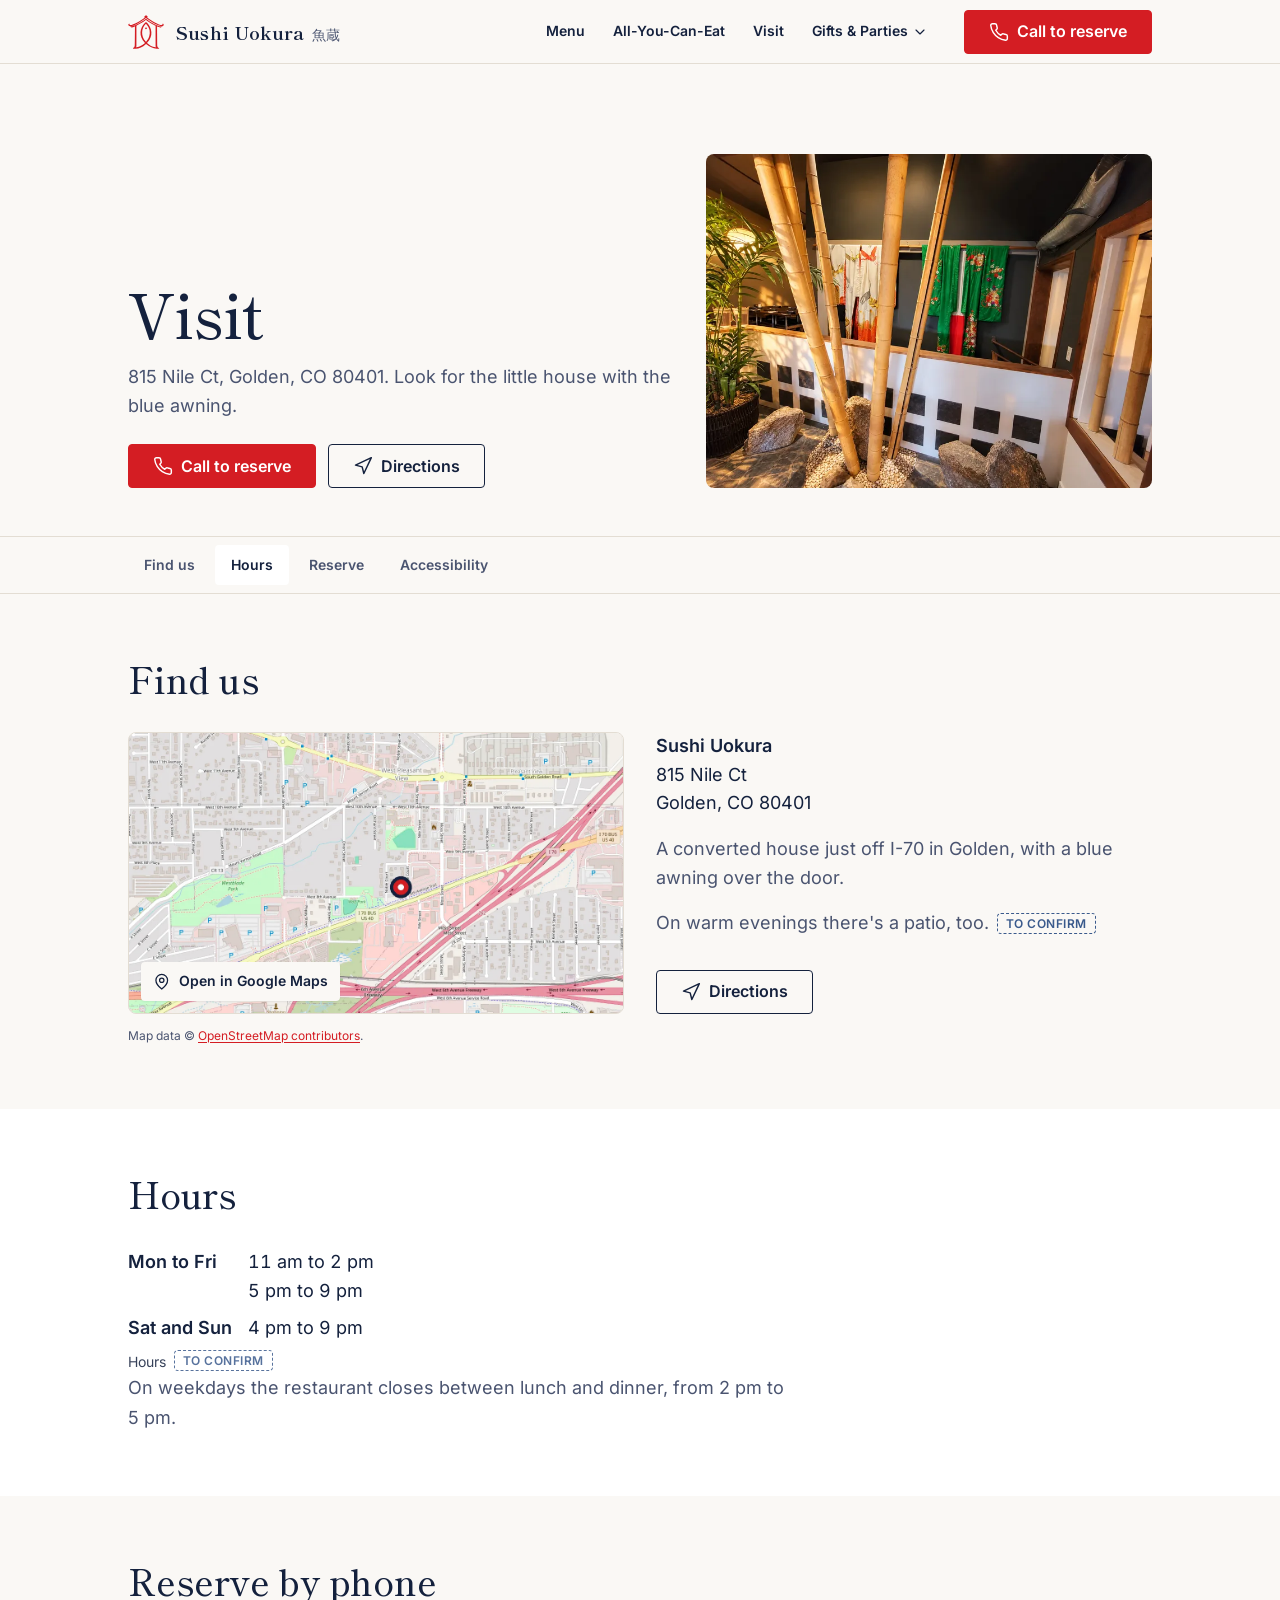
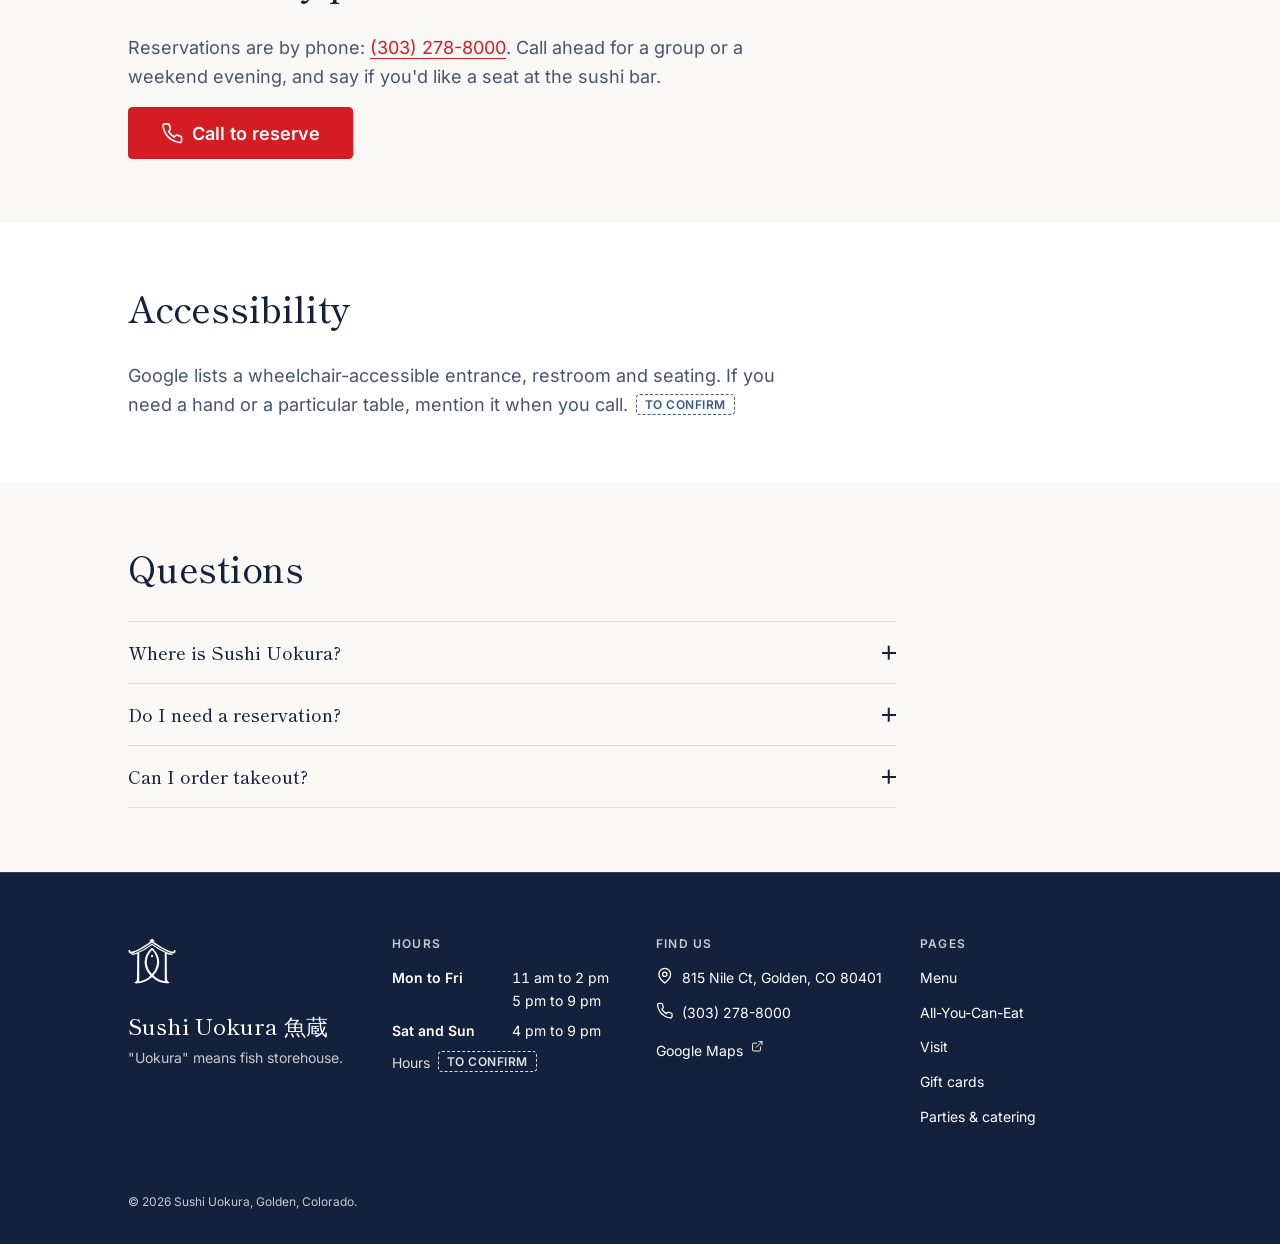
<file: website/visit.html>
<!DOCTYPE html><html lang="en"><head><meta name="robots" content="noindex"><meta charset="utf-8"><meta name="viewport" content="width=device-width, initial-scale=1"><title>Visit &amp; Reserve | Sushi Uokura</title><meta name="description" content="Find Sushi Uokura at 815 Nile Ct, Golden, CO 80401, just off I-70 in Golden, Colorado. Hours, directions and accessibility. Call (303) 278-8000 to reserve."><link rel="canonical" href="https://sushiuokura.com/visit.html"><link rel="icon" href="favicon.svg" type="image/svg+xml"><link rel="apple-touch-icon" href="apple-touch-icon.png"><meta name="theme-color" content="#faf8f5" media="(prefers-color-scheme: light)"><meta name="theme-color" content="#0f1830" media="(prefers-color-scheme: dark)"><meta name="color-scheme" content="light dark"><meta property="og:type" content="website"><meta property="og:site_name" content="Sushi Uokura"><meta property="og:locale" content="en_US"><meta property="og:title" content="Visit &amp; Reserve | Sushi Uokura"><meta property="og:description" content="Find Sushi Uokura at 815 Nile Ct, Golden, CO 80401, just off I-70 in Golden, Colorado. Hours, directions and accessibility. Call (303) 278-8000 to reserve."><meta property="og:url" content="https://sushiuokura.com/visit.html"><meta property="og:image" content="https://sushiuokura.com/og-image.jpg"><meta property="og:image:width" content="1200"><meta property="og:image:height" content="630"><meta property="og:image:alt" content="The front of Sushi Uokura in Golden, Colorado: a small house with a blue UOKURA awning."><meta name="twitter:card" content="summary_large_image"><meta name="twitter:title" content="Visit &amp; Reserve | Sushi Uokura"><meta name="twitter:description" content="Find Sushi Uokura at 815 Nile Ct, Golden, CO 80401, just off I-70 in Golden, Colorado. Hours, directions and accessibility. Call (303) 278-8000 to reserve."><meta name="twitter:image" content="https://sushiuokura.com/og-image.jpg"><meta name="twitter:image:alt" content="The front of Sushi Uokura in Golden, Colorado: a small house with a blue UOKURA awning."><script type="application/ld+json">{"@context":"https://schema.org","@type":"Restaurant","@id":"https://sushiuokura.com/#restaurant","name":"Sushi Uokura","alternateName":["Uokura","Sushi Uokura 魚蔵"],"url":"https://sushiuokura.com","image":"https://sushiuokura.com/og-image.jpg","logo":"https://sushiuokura.com/apple-touch-icon.png","description":"A neighborhood sushi bar in a little house in Golden. Sushi, rolls, hot plates and all-you-can-eat sushi at lunch and dinner.","telephone":"+13032788000","servesCuisine":["Japanese","Sushi"],"acceptsReservations":"By phone","menu":"https://sushiuokura.com/menu","hasMenu":"https://sushiuokura.com/menu","address":{"@type":"PostalAddress","streetAddress":"815 Nile Ct","addressLocality":"Golden","addressRegion":"CO","postalCode":"80401","addressCountry":"US"},"geo":{"@type":"GeoCoordinates","latitude":39.7295161,"longitude":-105.1782027},"hasMap":"https://maps.app.goo.gl/jYmSZUCRbSrGxAA89","openingHoursSpecification":[{"@type":"OpeningHoursSpecification","dayOfWeek":["Monday","Tuesday","Wednesday","Thursday","Friday"],"opens":"11:00","closes":"14:00"},{"@type":"OpeningHoursSpecification","dayOfWeek":["Monday","Tuesday","Wednesday","Thursday","Friday"],"opens":"17:00","closes":"21:00"},{"@type":"OpeningHoursSpecification","dayOfWeek":["Saturday","Sunday"],"opens":"16:00","closes":"21:00"}],"sameAs":["https://maps.app.goo.gl/jYmSZUCRbSrGxAA89"]}</script><!-- Without JavaScript nothing waits for the scroll engine: show everything. --><noscript><style>
        [data-sc-cue],
        [data-sc-in],
        [data-sc-stagger] > * {
          opacity: 1 !important;
          transform: none !important;
        }
      </style></noscript><link rel="stylesheet" href="assets/BaseLayout.D23RLUJh.css"><style>.faq[data-astro-cid-7synugci]{border-top:1px solid var(--color-border);max-width:48rem}.faq__item[data-astro-cid-7synugci]{border-bottom:1px solid var(--color-border)}.faq__question[data-astro-cid-7synugci]{justify-content:space-between;align-items:center;gap:var(--space-4);min-height:3.5rem;padding-block:var(--space-4);font-family:var(--font-display);font-size:var(--text-md);color:var(--color-ink);cursor:pointer;font-weight:500;list-style:none;display:flex}.faq__question[data-astro-cid-7synugci]::-webkit-details-marker{display:none}.faq__question[data-astro-cid-7synugci]:hover{color:var(--color-primary)}.faq__question[data-astro-cid-7synugci]:focus-visible{outline:var(--focus-ring);outline-offset:2px}.faq__marker[data-astro-cid-7synugci]{flex:none;width:.875rem;height:.875rem;position:relative}.faq__marker[data-astro-cid-7synugci]:before,.faq__marker[data-astro-cid-7synugci]:after{content:"";height:1.5px;transition:transform var(--sc-d-base) var(--sc-ease-out);background:currentColor;position:absolute;inset:50% 0 auto}.faq__marker[data-astro-cid-7synugci]:after{transform:rotate(90deg)}.faq__item[data-astro-cid-7synugci][open] .faq__marker[data-astro-cid-7synugci]:after{transform:rotate(0)}.faq__answer[data-astro-cid-7synugci]{max-width:var(--sc-measure);padding-bottom:var(--space-6);color:var(--color-ink-soft);line-height:var(--leading-normal)}.page-index[data-astro-cid-4yh6vp7z]{top:var(--header-h);z-index:30;background:color-mix(in oklab, var(--color-surface) 94%, transparent);backdrop-filter:saturate(1.2)blur(8px);border-block:1px solid var(--color-border);position:sticky}.page-index__list[data-astro-cid-4yh6vp7z]{gap:var(--space-1);max-width:var(--content-max-width);padding:var(--space-2) var(--sc-gutter);scrollbar-width:none;scroll-snap-type:x proximity;margin-inline:auto;display:flex;overflow-x:auto}.page-index__list[data-astro-cid-4yh6vp7z]::-webkit-scrollbar{display:none}.page-index__item[data-astro-cid-4yh6vp7z]{scroll-snap-align:start;flex:none}.page-index__link[data-astro-cid-4yh6vp7z]{min-height:2.5rem;padding:0 var(--space-4);border-radius:var(--radius-sm);color:var(--color-ink-soft);font-size:var(--text-sm);white-space:nowrap;transition:background-color var(--sc-d-fast) var(--sc-ease-out), color var(--sc-d-fast) var(--sc-ease-out);align-items:center;font-weight:600;text-decoration:none;display:inline-flex}.page-index__link[data-astro-cid-4yh6vp7z]:hover,.page-index__link[data-astro-cid-4yh6vp7z][aria-current=true]{background:var(--color-surface-raised);color:var(--color-ink)}
.hero[data-astro-cid-ge2uvauf]{padding-block:clamp(var(--space-12), 7vw, var(--space-24)) clamp(var(--space-8), 4vw, var(--space-12));background:var(--color-surface)}.hero__inner[data-astro-cid-ge2uvauf]{gap:var(--space-8);max-width:var(--content-max-width);padding-inline:var(--sc-gutter);align-items:end;margin-inline:auto;display:grid}.hero--media[data-astro-cid-ge2uvauf] .hero__inner[data-astro-cid-ge2uvauf]{grid-template-columns:minmax(0,1fr)}@media (width>=861px){.hero--media[data-astro-cid-ge2uvauf] .hero__inner[data-astro-cid-ge2uvauf]{grid-template-columns:minmax(0,1.1fr) minmax(0,.9fr)}}.hero__kicker[data-astro-cid-ge2uvauf]{margin-bottom:var(--space-3);font-size:var(--text-sm);letter-spacing:.08em;text-transform:uppercase;color:var(--color-primary);font-weight:600}.hero__title[data-astro-cid-ge2uvauf]{font-size:clamp(var(--text-2xl), 1.4rem + 3.4vw, var(--text-4xl));line-height:var(--leading-tight);letter-spacing:var(--sc-track-tight)}.hero__lead[data-astro-cid-ge2uvauf]{max-width:36rem;margin-top:var(--space-4);font-size:var(--text-md);line-height:var(--leading-normal);color:var(--color-ink-soft)}.hero__actions[data-astro-cid-ge2uvauf]{gap:var(--space-3);margin-top:var(--space-6);flex-wrap:wrap;display:flex}.hero__media[data-astro-cid-ge2uvauf]{border-radius:var(--radius-md);aspect-ratio:4/3;overflow:hidden}@media (width<=860px){.hero__media[data-astro-cid-ge2uvauf]{aspect-ratio:16/9}}.hero__img[data-astro-cid-ge2uvauf]{object-fit:cover;width:100%;height:100%}
.section[data-astro-cid-w6ymvdtg]{padding-block:var(--sc-section);background:var(--color-surface);color:var(--color-ink)}.section--raised[data-astro-cid-w6ymvdtg]{background:var(--color-surface-raised)}.section--ink[data-astro-cid-w6ymvdtg]{--color-ink:var(--palette-white);--color-ink-soft:color-mix(in oklab, var(--palette-white) 80%, var(--palette-navy));--color-primary:var(--palette-white);--color-primary-dark:var(--palette-white);background:var(--palette-navy);color:var(--palette-white)}.section--compact[data-astro-cid-w6ymvdtg]{padding-block:clamp(var(--space-12), 6vw, var(--space-16))}.section__inner[data-astro-cid-w6ymvdtg]{width:100%;max-width:var(--content-max-width);padding-inline:var(--sc-gutter);margin-inline:auto}.section__header[data-astro-cid-w6ymvdtg]{max-width:40rem;margin-bottom:var(--space-8)}.section__title[data-astro-cid-w6ymvdtg]{font-size:clamp(var(--text-xl), 1.2rem + 1.6vw, var(--text-2xl))}.section__intro[data-astro-cid-w6ymvdtg]{margin-top:var(--space-3);font-size:var(--text-md);line-height:var(--leading-normal);color:var(--color-ink-soft)}
.visit-find[data-astro-cid-do4hvr6q]{gap:var(--space-8);grid-template-columns:repeat(auto-fit,minmax(min(100%,20rem),1fr));align-items:start;display:grid}.visit-map[data-astro-cid-do4hvr6q]{border:1px solid var(--color-border);border-radius:var(--radius-md);text-decoration:none;display:block;position:relative;overflow:hidden}.visit-map__img[data-astro-cid-do4hvr6q]{aspect-ratio:1200/680;object-fit:cover;width:100%;height:auto;display:block}.visit-map__label[data-astro-cid-do4hvr6q]{left:var(--space-3);bottom:var(--space-3);align-items:center;gap:var(--space-2);padding:var(--space-2) var(--space-3);border-radius:var(--radius-sm);background:var(--color-surface);color:var(--color-ink);font-size:var(--text-sm);box-shadow:var(--shadow-sm);font-weight:600;display:inline-flex;position:absolute}.visit-map[data-astro-cid-do4hvr6q]:hover .visit-map__label[data-astro-cid-do4hvr6q],.visit-map[data-astro-cid-do4hvr6q]:focus-visible .visit-map__label[data-astro-cid-do4hvr6q]{background:var(--color-primary);color:var(--color-on-primary)}.visit-find__text[data-astro-cid-do4hvr6q]{gap:var(--space-4);display:grid}.visit-address[data-astro-cid-do4hvr6q]{font-size:var(--text-md);line-height:var(--leading-normal)}.visit-note[data-astro-cid-do4hvr6q]{max-width:var(--sc-measure);color:var(--color-ink-soft)}.visit-note--lead[data-astro-cid-do4hvr6q]{font-size:var(--text-md)}.visit-actions[data-astro-cid-do4hvr6q]{gap:var(--space-3);margin-top:var(--space-4);flex-wrap:wrap;display:flex}.visit-hours[data-astro-cid-do4hvr6q]{max-width:28rem;margin-bottom:var(--space-4);font-size:var(--text-md)}.visit-credit[data-astro-cid-do4hvr6q]{margin-top:var(--space-3);font-size:var(--text-xs);color:var(--color-ink-soft)}
</style></head><body><a class="skip-link" href="#main">Skip to content</a><header class="site-header" data-site-header data-astro-cid-fzpbxy5g><div class="site-header__inner" data-astro-cid-fzpbxy5g><a class="site-header__brand" href="index.html" aria-label="Sushi Uokura, home" data-astro-cid-fzpbxy5g><span class="logo logo--lockup" style="--logo-size: 2.25rem" data-astro-cid-f7espo7c><svg class="logo__mark" viewBox="50 26 1152 1152" aria-hidden="true" focusable="false" data-astro-cid-f7espo7c><path d="M621.4 68C619 69.2 615.1 72.8 612.1 76.5C603.8 86.7 593.8 95.4 585 99.9C575 105.1 571.4 108.1 570 112.6C566.5 123 575.4 134 587.5 134C593.3 134 593.1 134.4 581.7 142.8C510.9 195.2 420.8 252.9 345 294.4C244.3 349.5 148.3 383.6 117 375.6C100.3 371.3 91.5 357.4 100 348.8C103.6 345.3 103.8 343.1 100.8 340.3C97 336.9 94.4 336 87.8 336C71.8 336.1 61.1 347.4 60.2 365.2C58.7 394.8 84.2 418.9 117 419C152.1 419 247.6 384.8 330.9 342.3C419.7 296.9 533.9 225.2 616 163.2C621.2 159.3 625.8 156 626.1 156C626.4 156 630 158.4 634.1 161.4C709.6 216.7 773 258.4 849.5 303.2C927.7 348.9 1003.8 384 1066 403C1111.3 416.9 1123.8 419.6 1139.4 418.7C1155.3 417.9 1166.9 412.9 1177.9 401.9C1195.3 384.6 1198.1 357 1183.8 343.3C1174.1 334 1156.6 333.4 1151.2 342.2C1149.7 344.7 1149.7 344.9 1153.3 348.3C1161.2 355.7 1156.4 367.6 1143 373.9C1116 386.7 1017.8 353.3 908.5 294.2C838.1 256.2 739.5 193.2 673.6 144.1L660.6 134.5 666.9 133.8C678.1 132.6 684 126.9 684 117.6C684 110.9 681.4 106.8 674.8 103.1C657 93.3 654 90.9 641.4 76.6C632.1 66 628.6 64.5 621.4 68M603 197.1C425.1 330.9 220.4 429.6 130.8 424.7L121.1 424.2 123.7 429.3C125.1 432.1 129 437.2 132.4 440.6C156.3 464.5 196.2 460.9 262.3 428.9L272.3 424.1 271.6 536.3C269.8 842.9 267.1 1033.3 264.5 1048.3C259.1 1079.4 241 1102.9 212.2 1116.4C204.9 1119.9 204.1 1122.5 208.8 1127.7C218.1 1137.8 242.9 1141.2 283.7 1138.1C412.7 1128.3 515.6 1082.8 617.4 990.7L624.9 983.8 640.8 997.7C739.9 1084.2 843.4 1128.4 970.1 1138.1C989.8 1139.6 1021.6 1138.8 1028.1 1136.7C1038.4 1133.3 1048.6 1125.3 1047.8 1121.2C1047.6 1120.2 1043.7 1117.6 1038.5 1115C1008.9 1100.1 992.9 1078.7 987.6 1047C985.3 1033.1 982.9 876.5 981.5 653C981.2 604.9 980.7 533.9 980.4 495.3C979.9 443.1 980.1 425 980.9 425C981.5 425 985.5 426.7 989.8 428.9C1012.6 440.3 1040.4 450.5 1058.3 453.9C1086.5 459.4 1106.7 454.7 1121 439.3C1125.9 434.1 1131 426.6 1131 424.6C1131 424.4 1126.3 424.5 1120.7 424.7C1054.1 428.1 922 374.9 784 289.2C729.4 255.2 698.8 234.2 644 193.1C634.4 185.9 626.3 180 626 180.1C625.7 180.1 615.4 187.8 603 197.1M608.3 227.3C532.2 285.7 419.9 353.2 331.3 393.7L320 398.9 319.7 728.7L319.4 1058.5 317.2 1067.5C316 1072.5 313.4 1079.8 311.5 1083.8L308.1 1091 311.2 1091C318.3 1091 348.4 1085.6 367 1081C435.1 1064.1 494.7 1033.3 552.8 984.8C567.4 972.7 590 952 590 950.8C590 950.2 586.5 946.1 582.2 941.6C492.8 848.1 442.4 723.1 449.9 613.4C457.4 503.8 506.2 400 589.5 316.4C609.4 296.4 625.1 282 627 282C628.8 282 651.4 302.6 666.1 317.6C743.2 396.9 789 497.2 798 606.5C807.1 718.1 760.2 839 669.1 938.8C663.4 945 658.9 950.2 659.1 950.3C659.3 950.5 663.6 954.2 668.5 958.6C741.2 1023.6 803.6 1058.8 882 1078.9C903.1 1084.3 942.4 1091.8 943.7 1090.6C943.9 1090.4 942.4 1087.1 940.4 1083C938.4 1079 935.8 1071.6 934.7 1066.6L932.6 1057.5 932.2 728L931.9 398.5 926.2 396.1C913.3 390.7 855 361.6 835 350.6C764.1 311.6 688.2 262.6 637.3 222.8C631.1 217.9 625.9 214 625.8 214.1C625.6 214.1 617.8 220 608.3 227.3M615.2 348.7C546.4 422.3 506.4 513.6 502 607.3C497.3 706.6 535.4 810.6 608.6 897.5C613.7 903.6 619.5 910.1 621.5 912L625.2 915.5 629.6 910.5C660.6 875.5 691.4 829.1 707.4 793C709.3 788.9 712.7 781.2 715 776C720.1 764.4 727.8 742.2 733 723.7C748.2 670.3 751.1 612.9 741.4 556.5C727.8 477.3 685.9 395.2 632.2 342.7L626.3 336.8 615.2 348.7M619.7 456.1C602.4 460.3 593.4 480 601.4 496.3C614.5 523.1 654.4 513.6 654.3 483.7C654.3 475.2 652.5 470.6 646.9 464.5C640.5 457.6 628.7 453.9 619.7 456.1" fill="currentColor" fill-rule="evenodd" data-astro-cid-f7espo7c></path></svg><span class="logo__text" data-astro-cid-f7espo7c><span class="logo__name" data-astro-cid-f7espo7c>Sushi Uokura</span><span class="logo__ja" lang="ja" data-astro-cid-f7espo7c>魚蔵</span></span></span></a><nav class="site-nav" aria-label="Main" data-astro-cid-fzpbxy5g><ul class="site-nav__list" role="list" data-astro-cid-fzpbxy5g><li class="site-nav__item" data-astro-cid-fzpbxy5g><a class="site-nav__link" href="menu.html" data-astro-cid-fzpbxy5g>Menu</a></li><li class="site-nav__item" data-astro-cid-fzpbxy5g><a class="site-nav__link" href="all-you-can-eat.html" data-astro-cid-fzpbxy5g>All-You-Can-Eat</a></li><li class="site-nav__item" data-astro-cid-fzpbxy5g><a class="site-nav__link" href="visit.html" data-astro-cid-fzpbxy5g>Visit</a></li><li class="site-nav__item" data-astro-cid-fzpbxy5g><details class="site-nav__group" data-dismissable data-astro-cid-fzpbxy5g><summary class="site-nav__link site-nav__toggle" data-astro-cid-fzpbxy5g>Gifts &amp; Parties<svg class="icon site-nav__chevron" width="1rem" height="1rem" viewBox="0 0 24 24" fill="none" stroke="currentColor" stroke-width="1.75" stroke-linecap="round" stroke-linejoin="round" aria-hidden="true" focusable="false" data-astro-cid-ccg5yoga><path d="m6 9 6 6 6-6"/></svg></summary><ul class="site-nav__submenu" role="list" data-astro-cid-fzpbxy5g><li data-astro-cid-fzpbxy5g><a class="site-nav__sublink" href="gift-cards.html" data-astro-cid-fzpbxy5g>Gift cards</a></li><li data-astro-cid-fzpbxy5g><a class="site-nav__sublink" href="parties.html" data-astro-cid-fzpbxy5g>Parties &amp; catering</a></li></ul></details></li></ul></nav><a class="button button--primary button--md site-header__cta" href="tel:+13032788000" data-astro-cid-fzpbxy5g="true" data-astro-cid-ekguhzzh><svg class="icon" width="1.25em" height="1.25em" viewBox="0 0 24 24" fill="none" stroke="currentColor" stroke-width="1.75" stroke-linecap="round" stroke-linejoin="round" aria-hidden="true" focusable="false" data-astro-cid-ccg5yoga><path d="M22 16.92v3a2 2 0 0 1-2.18 2 19.79 19.79 0 0 1-8.63-3.07 19.5 19.5 0 0 1-6-6 19.79 19.79 0 0 1-3.07-8.67A2 2 0 0 1 4.11 2h3a2 2 0 0 1 2 1.72 12.84 12.84 0 0 0 .7 2.81 2 2 0 0 1-.45 2.11L8.09 9.91a16 16 0 0 0 6 6l1.27-1.27a2 2 0 0 1 2.11-.45 12.84 12.84 0 0 0 2.81.7A2 2 0 0 1 22 16.92z"/></svg><span class="button__label" data-astro-cid-ekguhzzh>Call to reserve</span></a><details class="mobile-nav" data-dismissable data-mobile-nav data-astro-cid-fzpbxy5g><summary class="mobile-nav__toggle" data-astro-cid-fzpbxy5g><span class="mobile-nav__icon mobile-nav__icon--open" data-astro-cid-fzpbxy5g><svg class="icon" width="1.5rem" height="1.5rem" viewBox="0 0 24 24" fill="none" stroke="currentColor" stroke-width="1.75" stroke-linecap="round" stroke-linejoin="round" aria-hidden="true" focusable="false" data-astro-cid-ccg5yoga><path d="M4 7h16M4 12h16M4 17h16"/></svg></span><span class="mobile-nav__icon mobile-nav__icon--close" data-astro-cid-fzpbxy5g><svg class="icon" width="1.5rem" height="1.5rem" viewBox="0 0 24 24" fill="none" stroke="currentColor" stroke-width="1.75" stroke-linecap="round" stroke-linejoin="round" aria-hidden="true" focusable="false" data-astro-cid-ccg5yoga><path d="M18 6 6 18M6 6l12 12"/></svg></span><span class="visually-hidden" data-astro-cid-fzpbxy5g>Site navigation</span></summary><div class="mobile-nav__panel" data-astro-cid-fzpbxy5g><nav aria-label="Main, mobile" data-astro-cid-fzpbxy5g><ul class="mobile-nav__list" role="list" data-astro-cid-fzpbxy5g><li data-astro-cid-fzpbxy5g><a class="mobile-nav__link" href="index.html" data-astro-cid-fzpbxy5g>Home</a></li><li data-astro-cid-fzpbxy5g><a class="mobile-nav__link" href="menu.html" data-astro-cid-fzpbxy5g>Menu</a></li><li data-astro-cid-fzpbxy5g><a class="mobile-nav__link" href="all-you-can-eat.html" data-astro-cid-fzpbxy5g>All-You-Can-Eat</a></li><li data-astro-cid-fzpbxy5g><a class="mobile-nav__link" href="visit.html" data-astro-cid-fzpbxy5g>Visit</a></li><li data-astro-cid-fzpbxy5g><a class="mobile-nav__link" href="gift-cards.html" data-astro-cid-fzpbxy5g>Gift cards</a></li><li data-astro-cid-fzpbxy5g><a class="mobile-nav__link" href="parties.html" data-astro-cid-fzpbxy5g>Parties &amp; catering</a></li></ul></nav><div class="mobile-nav__contact" data-astro-cid-fzpbxy5g><a class="button button--primary button--lg" href="tel:+13032788000" data-astro-cid-fzpbxy5g="true" data-astro-cid-ekguhzzh><svg class="icon" width="1.25em" height="1.25em" viewBox="0 0 24 24" fill="none" stroke="currentColor" stroke-width="1.75" stroke-linecap="round" stroke-linejoin="round" aria-hidden="true" focusable="false" data-astro-cid-ccg5yoga><path d="M22 16.92v3a2 2 0 0 1-2.18 2 19.79 19.79 0 0 1-8.63-3.07 19.5 19.5 0 0 1-6-6 19.79 19.79 0 0 1-3.07-8.67A2 2 0 0 1 4.11 2h3a2 2 0 0 1 2 1.72 12.84 12.84 0 0 0 .7 2.81 2 2 0 0 1-.45 2.11L8.09 9.91a16 16 0 0 0 6 6l1.27-1.27a2 2 0 0 1 2.11-.45 12.84 12.84 0 0 0 2.81.7A2 2 0 0 1 22 16.92z"/></svg><span class="button__label" data-astro-cid-ekguhzzh>Call to reserve</span></a><p class="mobile-nav__phone" data-astro-cid-fzpbxy5g>(303) 278-8000</p></div></div></details></div></header><script type="module">var e=[...document.querySelectorAll(`[data-dismissable]`)],t=document.querySelector(`[data-mobile-nav]`),n=t=>e.forEach(e=>{e!==t&&(e.open=!1)});e.forEach(e=>e.addEventListener(`toggle`,()=>{e.open&&n(e),e===t&&document.documentElement.classList.toggle(`has-open-menu`,e.open)})),document.addEventListener(`keydown`,t=>{if(t.key!==`Escape`)return;let n=e.find(e=>e.open);n&&(n.open=!1,n.querySelector(`summary`)?.focus())}),document.addEventListener(`click`,n=>{let r=n.target;e.forEach(e=>{e.open&&e!==t&&!e.contains(r)&&(e.open=!1)})}),t?.querySelectorAll(`a`).forEach(e=>e.addEventListener(`click`,()=>t.open=!1));</script><main id="main"><header class="hero hero--media" data-astro-cid-ge2uvauf><div class="hero__inner" data-astro-cid-ge2uvauf><div class="hero__copy" data-astro-cid-ge2uvauf><h1 class="hero__title" data-astro-cid-ge2uvauf>Visit</h1><p class="hero__lead" data-astro-cid-ge2uvauf>815 Nile Ct, Golden, CO 80401. Look for the little house with the blue awning.</p><div class="hero__actions" data-astro-cid-ge2uvauf><a class="button button--primary button--md" href="tel:+13032788000" data-astro-cid-do4hvr6q="true" data-astro-cid-ekguhzzh><svg class="icon" width="1.25em" height="1.25em" viewBox="0 0 24 24" fill="none" stroke="currentColor" stroke-width="1.75" stroke-linecap="round" stroke-linejoin="round" aria-hidden="true" focusable="false" data-astro-cid-ccg5yoga><path d="M22 16.92v3a2 2 0 0 1-2.18 2 19.79 19.79 0 0 1-8.63-3.07 19.5 19.5 0 0 1-6-6 19.79 19.79 0 0 1-3.07-8.67A2 2 0 0 1 4.11 2h3a2 2 0 0 1 2 1.72 12.84 12.84 0 0 0 .7 2.81 2 2 0 0 1-.45 2.11L8.09 9.91a16 16 0 0 0 6 6l1.27-1.27a2 2 0 0 1 2.11-.45 12.84 12.84 0 0 0 2.81.7A2 2 0 0 1 22 16.92z"/></svg><span class="button__label" data-astro-cid-ekguhzzh>Call to reserve</span></a><a class="button button--secondary button--md" href="https://www.google.com/maps/dir/?api=1&amp;destination=Sushi+Uokura+815+Nile+Ct+Golden+CO+80401" target="_blank" rel="noopener" data-astro-cid-do4hvr6q="true" data-astro-cid-ekguhzzh><svg class="icon" width="1.25em" height="1.25em" viewBox="0 0 24 24" fill="none" stroke="currentColor" stroke-width="1.75" stroke-linecap="round" stroke-linejoin="round" aria-hidden="true" focusable="false" data-astro-cid-ccg5yoga><polygon points="3 11 22 2 13 21 11 13 3 11"/></svg><span class="button__label" data-astro-cid-ekguhzzh>Directions</span><span class="visually-hidden" data-astro-cid-ekguhzzh> (opens in a new tab)</span></a></div></div><div class="hero__media" data-astro-cid-ge2uvauf><img src="assets/entry.DpHnh6Zd_1YCNOL.webp" srcset="assets/entry.DpHnh6Zd_ZYQEXQ.webp 480w, assets/entry.DpHnh6Zd_Z2kWL5k.webp 800w, assets/entry.DpHnh6Zd_ZMB7ip.webp 1200w" alt="Inside the entrance at Sushi Uokura: tall bamboo in a bed of river rock, a white lattice screen and kimonos on the wall." sizes="(max-width: 860px) 100vw, 45vw" loading="eager" fetchpriority="high" data-astro-cid-ge2uvauf="true" decoding="async" width="2336" height="1744" class="hero__img"></div></div></header><nav class="page-index" aria-label="On this page" data-astro-cid-4yh6vp7z><ol class="page-index__list" role="list" data-astro-cid-4yh6vp7z><li class="page-index__item" data-astro-cid-4yh6vp7z><a class="page-index__link" href="#find-us" data-astro-cid-4yh6vp7z>Find us</a></li><li class="page-index__item" data-astro-cid-4yh6vp7z><a class="page-index__link" href="#hours" data-astro-cid-4yh6vp7z>Hours</a></li><li class="page-index__item" data-astro-cid-4yh6vp7z><a class="page-index__link" href="#reserve" data-astro-cid-4yh6vp7z>Reserve</a></li><li class="page-index__item" data-astro-cid-4yh6vp7z><a class="page-index__link" href="#accessibility" data-astro-cid-4yh6vp7z>Accessibility</a></li></ol></nav><script type="module">var e=[...document.querySelectorAll(`.page-index__link`)],t=e.map(e=>document.getElementById(decodeURIComponent(e.hash.slice(1)))).filter(e=>e!==null);if(t.length&&`IntersectionObserver`in window){let n=new IntersectionObserver(t=>{for(let n of t)n.isIntersecting&&e.forEach(e=>e.setAttribute(`aria-current`,String(e.hash===`#${n.target.id}`)))},{rootMargin:`-45% 0px -50% 0px`});t.forEach(e=>n.observe(e))}</script><section id="find-us" class="section section--surface section--compact" aria-labelledby="find-us-title" data-astro-cid-w6ymvdtg><div class="section__inner" data-astro-cid-w6ymvdtg><header class="section__header" data-astro-cid-w6ymvdtg><h2 id="find-us-title" class="section__title" data-astro-cid-w6ymvdtg="true">Find us</h2></header><div class="visit-find" data-astro-cid-do4hvr6q><a class="visit-map" href="https://maps.app.goo.gl/jYmSZUCRbSrGxAA89" target="_blank" rel="noopener" data-astro-cid-do4hvr6q><img src="assets/map.CiVupL6T_7pgEw.webp" srcset="assets/map.CiVupL6T_FBt0j.webp 600w, assets/map.CiVupL6T_7pgEw.webp 1200w" alt="Street map of Golden, Colorado, with a red pin on Sushi Uokura at 815 Nile Ct, Golden, CO 80401, just south of West 10th Avenue and beside I-70." sizes="(max-width: 860px) 100vw, 640px" data-astro-cid-do4hvr6q="true" loading="lazy" decoding="async" width="1200" height="680" class="visit-map__img"><span class="visit-map__label" data-astro-cid-do4hvr6q><svg class="icon" width="1.25em" height="1.25em" viewBox="0 0 24 24" fill="none" stroke="currentColor" stroke-width="1.75" stroke-linecap="round" stroke-linejoin="round" aria-hidden="true" focusable="false" data-astro-cid-ccg5yoga><path d="M20 10c0 6-8 12-8 12s-8-6-8-12a8 8 0 0 1 16 0Z"/><circle cx="12" cy="10" r="3"/></svg> Open in Google Maps<span class="visually-hidden" data-astro-cid-do4hvr6q> (opens in a new tab)</span></span></a><div class="visit-find__text" data-astro-cid-do4hvr6q><p class="visit-address" data-astro-cid-do4hvr6q><strong data-astro-cid-do4hvr6q>Sushi Uokura</strong><br data-astro-cid-do4hvr6q>815 Nile Ct<br data-astro-cid-do4hvr6q>Golden, CO 80401</p><p class="visit-note" data-astro-cid-do4hvr6q>A converted house just off I-70 in Golden, with a blue awning over the door.</p><p class="visit-note" data-astro-cid-do4hvr6q>On warm evenings there's a patio, too.<span class="to-confirm" title="Placeholder: patio seating to be confirmed with the restaurant" data-astro-cid-xcoq5uk3>to confirm<span class="visually-hidden" data-astro-cid-xcoq5uk3>: patio seating is a placeholder</span></span></p><div class="visit-actions" data-astro-cid-do4hvr6q><a class="button button--secondary button--md" href="https://www.google.com/maps/dir/?api=1&amp;destination=Sushi+Uokura+815+Nile+Ct+Golden+CO+80401" target="_blank" rel="noopener" data-astro-cid-do4hvr6q="true" data-astro-cid-ekguhzzh><svg class="icon" width="1.25em" height="1.25em" viewBox="0 0 24 24" fill="none" stroke="currentColor" stroke-width="1.75" stroke-linecap="round" stroke-linejoin="round" aria-hidden="true" focusable="false" data-astro-cid-ccg5yoga><polygon points="3 11 22 2 13 21 11 13 3 11"/></svg><span class="button__label" data-astro-cid-ekguhzzh>Directions</span><span class="visually-hidden" data-astro-cid-ekguhzzh> (opens in a new tab)</span></a></div></div></div><p class="visit-credit" data-astro-cid-do4hvr6q>Map data © <a href="https://www.openstreetmap.org/copyright" target="_blank" rel="noopener" data-astro-cid-do4hvr6q>OpenStreetMap contributors</a>.</p></div></section><section id="hours" class="section section--raised section--compact" aria-labelledby="hours-title" data-astro-cid-w6ymvdtg><div class="section__inner" data-astro-cid-w6ymvdtg><header class="section__header" data-astro-cid-w6ymvdtg><h2 id="hours-title" class="section__title" data-astro-cid-w6ymvdtg="true">Hours</h2></header><dl class="hours visit-hours" data-astro-cid-lul6joth><div class="hours__row" data-astro-cid-lul6joth><dt class="hours__days" data-astro-cid-lul6joth>Mon to Fri</dt><dd class="hours__times" data-astro-cid-lul6joth><span class="hours__time" data-astro-cid-lul6joth>11 am to 2 pm</span><span class="hours__time" data-astro-cid-lul6joth>5 pm to 9 pm</span></dd></div><div class="hours__row" data-astro-cid-lul6joth><dt class="hours__days" data-astro-cid-lul6joth>Sat and Sun</dt><dd class="hours__times" data-astro-cid-lul6joth><span class="hours__time" data-astro-cid-lul6joth>4 pm to 9 pm</span></dd></div></dl><p class="hours__note" data-astro-cid-lul6joth>Hours<span class="to-confirm" title="Placeholder: opening hours to be confirmed with the restaurant" data-astro-cid-xcoq5uk3>to confirm<span class="visually-hidden" data-astro-cid-xcoq5uk3>: opening hours is a placeholder</span></span></p><p class="visit-note" data-astro-cid-do4hvr6q>On weekdays the restaurant closes between lunch and dinner, from 2 pm to 5 pm.</p></div></section><section id="reserve" class="section section--surface section--compact" aria-labelledby="reserve-title" data-astro-cid-w6ymvdtg><div class="section__inner" data-astro-cid-w6ymvdtg><header class="section__header" data-astro-cid-w6ymvdtg><h2 id="reserve-title" class="section__title" data-astro-cid-w6ymvdtg="true">Reserve by phone</h2></header><p class="visit-note visit-note--lead" data-astro-cid-do4hvr6q>Reservations are by phone: <a href="tel:+13032788000" data-astro-cid-do4hvr6q>(303) 278-8000</a>. Call ahead for a group or a weekend evening, and say if you'd like a seat at the sushi bar.</p><div class="visit-actions" data-astro-cid-do4hvr6q><a class="button button--primary button--lg" href="tel:+13032788000" data-astro-cid-do4hvr6q="true" data-astro-cid-ekguhzzh><svg class="icon" width="1.25em" height="1.25em" viewBox="0 0 24 24" fill="none" stroke="currentColor" stroke-width="1.75" stroke-linecap="round" stroke-linejoin="round" aria-hidden="true" focusable="false" data-astro-cid-ccg5yoga><path d="M22 16.92v3a2 2 0 0 1-2.18 2 19.79 19.79 0 0 1-8.63-3.07 19.5 19.5 0 0 1-6-6 19.79 19.79 0 0 1-3.07-8.67A2 2 0 0 1 4.11 2h3a2 2 0 0 1 2 1.72 12.84 12.84 0 0 0 .7 2.81 2 2 0 0 1-.45 2.11L8.09 9.91a16 16 0 0 0 6 6l1.27-1.27a2 2 0 0 1 2.11-.45 12.84 12.84 0 0 0 2.81.7A2 2 0 0 1 22 16.92z"/></svg><span class="button__label" data-astro-cid-ekguhzzh>Call to reserve</span></a></div></div></section><section id="accessibility" class="section section--raised section--compact" aria-labelledby="accessibility-title" data-astro-cid-w6ymvdtg><div class="section__inner" data-astro-cid-w6ymvdtg><header class="section__header" data-astro-cid-w6ymvdtg><h2 id="accessibility-title" class="section__title" data-astro-cid-w6ymvdtg="true">Accessibility</h2></header><p class="visit-note visit-note--lead" data-astro-cid-do4hvr6q>Google lists a wheelchair-accessible entrance, restroom and seating. If you need a hand or a particular table, mention it when you call.<span class="to-confirm" title="Placeholder: accessibility details to be confirmed with the restaurant" data-astro-cid-xcoq5uk3>to confirm<span class="visually-hidden" data-astro-cid-xcoq5uk3>: accessibility details is a placeholder</span></span></p></div></section><section id="questions" class="section section--surface section--compact" aria-labelledby="questions-title" data-astro-cid-w6ymvdtg><div class="section__inner" data-astro-cid-w6ymvdtg><header class="section__header" data-astro-cid-w6ymvdtg><h2 id="questions-title" class="section__title" data-astro-cid-w6ymvdtg="true">Questions</h2></header><div class="faq" data-astro-cid-7synugci><details class="faq__item" data-astro-cid-7synugci><summary class="faq__question" data-astro-cid-7synugci><span data-astro-cid-7synugci>Where is Sushi Uokura?</span><span class="faq__marker" aria-hidden="true" data-astro-cid-7synugci></span></summary><p class="faq__answer" data-astro-cid-7synugci>815 Nile Ct, Golden, CO 80401, in a converted house with a blue awning over the door.</p></details><details class="faq__item" data-astro-cid-7synugci><summary class="faq__question" data-astro-cid-7synugci><span data-astro-cid-7synugci>Do I need a reservation?</span><span class="faq__marker" aria-hidden="true" data-astro-cid-7synugci></span></summary><p class="faq__answer" data-astro-cid-7synugci>Reservations are taken by phone at (303) 278-8000. Walk-ins are welcome when there is a seat; calling ahead is best for groups and weekend evenings.<span class="to-confirm" title="Placeholder: this answer to be confirmed with the restaurant" data-astro-cid-xcoq5uk3>to confirm<span class="visually-hidden" data-astro-cid-xcoq5uk3>: this answer is a placeholder</span></span></p></details><details class="faq__item" data-astro-cid-7synugci><summary class="faq__question" data-astro-cid-7synugci><span data-astro-cid-7synugci>Can I order takeout?</span><span class="faq__marker" aria-hidden="true" data-astro-cid-7synugci></span></summary><p class="faq__answer" data-astro-cid-7synugci>Yes. Call (303) 278-8000 to order, then pick up at the restaurant.<span class="to-confirm" title="Placeholder: this answer to be confirmed with the restaurant" data-astro-cid-xcoq5uk3>to confirm<span class="visually-hidden" data-astro-cid-xcoq5uk3>: this answer is a placeholder</span></span></p></details></div><script type="application/ld+json">{"@context":"https://schema.org","@type":"FAQPage","mainEntity":[{"@type":"Question","name":"Where is Sushi Uokura?","acceptedAnswer":{"@type":"Answer","text":"815 Nile Ct, Golden, CO 80401, in a converted house with a blue awning over the door."}}]}</script></div></section></main><footer class="site-footer" data-astro-cid-nns7i3if><div class="site-footer__inner" data-astro-cid-nns7i3if><div class="site-footer__brand" data-astro-cid-nns7i3if><span class="logo logo--mark site-footer__mark" style="--logo-size: 3rem" data-astro-cid-f7espo7c><svg class="logo__mark" viewBox="50 26 1152 1152" aria-hidden="true" focusable="false" data-astro-cid-f7espo7c><path d="M621.4 68C619 69.2 615.1 72.8 612.1 76.5C603.8 86.7 593.8 95.4 585 99.9C575 105.1 571.4 108.1 570 112.6C566.5 123 575.4 134 587.5 134C593.3 134 593.1 134.4 581.7 142.8C510.9 195.2 420.8 252.9 345 294.4C244.3 349.5 148.3 383.6 117 375.6C100.3 371.3 91.5 357.4 100 348.8C103.6 345.3 103.8 343.1 100.8 340.3C97 336.9 94.4 336 87.8 336C71.8 336.1 61.1 347.4 60.2 365.2C58.7 394.8 84.2 418.9 117 419C152.1 419 247.6 384.8 330.9 342.3C419.7 296.9 533.9 225.2 616 163.2C621.2 159.3 625.8 156 626.1 156C626.4 156 630 158.4 634.1 161.4C709.6 216.7 773 258.4 849.5 303.2C927.7 348.9 1003.8 384 1066 403C1111.3 416.9 1123.8 419.6 1139.4 418.7C1155.3 417.9 1166.9 412.9 1177.9 401.9C1195.3 384.6 1198.1 357 1183.8 343.3C1174.1 334 1156.6 333.4 1151.2 342.2C1149.7 344.7 1149.7 344.9 1153.3 348.3C1161.2 355.7 1156.4 367.6 1143 373.9C1116 386.7 1017.8 353.3 908.5 294.2C838.1 256.2 739.5 193.2 673.6 144.1L660.6 134.5 666.9 133.8C678.1 132.6 684 126.9 684 117.6C684 110.9 681.4 106.8 674.8 103.1C657 93.3 654 90.9 641.4 76.6C632.1 66 628.6 64.5 621.4 68M603 197.1C425.1 330.9 220.4 429.6 130.8 424.7L121.1 424.2 123.7 429.3C125.1 432.1 129 437.2 132.4 440.6C156.3 464.5 196.2 460.9 262.3 428.9L272.3 424.1 271.6 536.3C269.8 842.9 267.1 1033.3 264.5 1048.3C259.1 1079.4 241 1102.9 212.2 1116.4C204.9 1119.9 204.1 1122.5 208.8 1127.7C218.1 1137.8 242.9 1141.2 283.7 1138.1C412.7 1128.3 515.6 1082.8 617.4 990.7L624.9 983.8 640.8 997.7C739.9 1084.2 843.4 1128.4 970.1 1138.1C989.8 1139.6 1021.6 1138.8 1028.1 1136.7C1038.4 1133.3 1048.6 1125.3 1047.8 1121.2C1047.6 1120.2 1043.7 1117.6 1038.5 1115C1008.9 1100.1 992.9 1078.7 987.6 1047C985.3 1033.1 982.9 876.5 981.5 653C981.2 604.9 980.7 533.9 980.4 495.3C979.9 443.1 980.1 425 980.9 425C981.5 425 985.5 426.7 989.8 428.9C1012.6 440.3 1040.4 450.5 1058.3 453.9C1086.5 459.4 1106.7 454.7 1121 439.3C1125.9 434.1 1131 426.6 1131 424.6C1131 424.4 1126.3 424.5 1120.7 424.7C1054.1 428.1 922 374.9 784 289.2C729.4 255.2 698.8 234.2 644 193.1C634.4 185.9 626.3 180 626 180.1C625.7 180.1 615.4 187.8 603 197.1M608.3 227.3C532.2 285.7 419.9 353.2 331.3 393.7L320 398.9 319.7 728.7L319.4 1058.5 317.2 1067.5C316 1072.5 313.4 1079.8 311.5 1083.8L308.1 1091 311.2 1091C318.3 1091 348.4 1085.6 367 1081C435.1 1064.1 494.7 1033.3 552.8 984.8C567.4 972.7 590 952 590 950.8C590 950.2 586.5 946.1 582.2 941.6C492.8 848.1 442.4 723.1 449.9 613.4C457.4 503.8 506.2 400 589.5 316.4C609.4 296.4 625.1 282 627 282C628.8 282 651.4 302.6 666.1 317.6C743.2 396.9 789 497.2 798 606.5C807.1 718.1 760.2 839 669.1 938.8C663.4 945 658.9 950.2 659.1 950.3C659.3 950.5 663.6 954.2 668.5 958.6C741.2 1023.6 803.6 1058.8 882 1078.9C903.1 1084.3 942.4 1091.8 943.7 1090.6C943.9 1090.4 942.4 1087.1 940.4 1083C938.4 1079 935.8 1071.6 934.7 1066.6L932.6 1057.5 932.2 728L931.9 398.5 926.2 396.1C913.3 390.7 855 361.6 835 350.6C764.1 311.6 688.2 262.6 637.3 222.8C631.1 217.9 625.9 214 625.8 214.1C625.6 214.1 617.8 220 608.3 227.3M615.2 348.7C546.4 422.3 506.4 513.6 502 607.3C497.3 706.6 535.4 810.6 608.6 897.5C613.7 903.6 619.5 910.1 621.5 912L625.2 915.5 629.6 910.5C660.6 875.5 691.4 829.1 707.4 793C709.3 788.9 712.7 781.2 715 776C720.1 764.4 727.8 742.2 733 723.7C748.2 670.3 751.1 612.9 741.4 556.5C727.8 477.3 685.9 395.2 632.2 342.7L626.3 336.8 615.2 348.7M619.7 456.1C602.4 460.3 593.4 480 601.4 496.3C614.5 523.1 654.4 513.6 654.3 483.7C654.3 475.2 652.5 470.6 646.9 464.5C640.5 457.6 628.7 453.9 619.7 456.1" fill="currentColor" fill-rule="evenodd" data-astro-cid-f7espo7c></path></svg></span><p class="site-footer__name" data-astro-cid-nns7i3if>Sushi Uokura <span lang="ja" data-astro-cid-nns7i3if>魚蔵</span></p><p class="site-footer__meaning" data-astro-cid-nns7i3if>"Uokura" means fish storehouse.</p></div><div class="site-footer__col" data-astro-cid-nns7i3if><h2 class="site-footer__heading" data-astro-cid-nns7i3if>Hours</h2><dl class="hours" data-astro-cid-lul6joth><div class="hours__row" data-astro-cid-lul6joth><dt class="hours__days" data-astro-cid-lul6joth>Mon to Fri</dt><dd class="hours__times" data-astro-cid-lul6joth><span class="hours__time" data-astro-cid-lul6joth>11 am to 2 pm</span><span class="hours__time" data-astro-cid-lul6joth>5 pm to 9 pm</span></dd></div><div class="hours__row" data-astro-cid-lul6joth><dt class="hours__days" data-astro-cid-lul6joth>Sat and Sun</dt><dd class="hours__times" data-astro-cid-lul6joth><span class="hours__time" data-astro-cid-lul6joth>4 pm to 9 pm</span></dd></div></dl><p class="hours__note" data-astro-cid-lul6joth>Hours<span class="to-confirm" title="Placeholder: opening hours to be confirmed with the restaurant" data-astro-cid-xcoq5uk3>to confirm<span class="visually-hidden" data-astro-cid-xcoq5uk3>: opening hours is a placeholder</span></span></p></div><div class="site-footer__col" data-astro-cid-nns7i3if><h2 class="site-footer__heading" data-astro-cid-nns7i3if>Find us</h2><address class="site-footer__address" data-astro-cid-nns7i3if><a href="https://maps.app.goo.gl/jYmSZUCRbSrGxAA89" target="_blank" rel="noopener" data-astro-cid-nns7i3if><svg class="icon" width="1.25em" height="1.25em" viewBox="0 0 24 24" fill="none" stroke="currentColor" stroke-width="1.75" stroke-linecap="round" stroke-linejoin="round" aria-hidden="true" focusable="false" data-astro-cid-ccg5yoga><path d="M20 10c0 6-8 12-8 12s-8-6-8-12a8 8 0 0 1 16 0Z"/><circle cx="12" cy="10" r="3"/></svg>815 Nile Ct, Golden, CO 80401<span class="visually-hidden" data-astro-cid-nns7i3if> (opens Google Maps)</span></a><a href="tel:+13032788000" data-astro-cid-nns7i3if><svg class="icon" width="1.25em" height="1.25em" viewBox="0 0 24 24" fill="none" stroke="currentColor" stroke-width="1.75" stroke-linecap="round" stroke-linejoin="round" aria-hidden="true" focusable="false" data-astro-cid-ccg5yoga><path d="M22 16.92v3a2 2 0 0 1-2.18 2 19.79 19.79 0 0 1-8.63-3.07 19.5 19.5 0 0 1-6-6 19.79 19.79 0 0 1-3.07-8.67A2 2 0 0 1 4.11 2h3a2 2 0 0 1 2 1.72 12.84 12.84 0 0 0 .7 2.81 2 2 0 0 1-.45 2.11L8.09 9.91a16 16 0 0 0 6 6l1.27-1.27a2 2 0 0 1 2.11-.45 12.84 12.84 0 0 0 2.81.7A2 2 0 0 1 22 16.92z"/></svg>(303) 278-8000</a></address><ul class="site-footer__socials" role="list" data-astro-cid-nns7i3if><li data-astro-cid-nns7i3if><a href="https://maps.app.goo.gl/jYmSZUCRbSrGxAA89" target="_blank" rel="noopener" data-astro-cid-nns7i3if>Google Maps<svg class="icon" width="0.9em" height="0.9em" viewBox="0 0 24 24" fill="none" stroke="currentColor" stroke-width="1.75" stroke-linecap="round" stroke-linejoin="round" aria-hidden="true" focusable="false" data-astro-cid-ccg5yoga><path d="M15 3h6v6M10 14 21 3M18 13v6a2 2 0 0 1-2 2H5a2 2 0 0 1-2-2V8a2 2 0 0 1 2-2h6"/></svg></a></li></ul></div><nav class="site-footer__col" aria-label="Footer" data-astro-cid-nns7i3if><h2 class="site-footer__heading" data-astro-cid-nns7i3if>Pages</h2><ul class="site-footer__links" role="list" data-astro-cid-nns7i3if><li data-astro-cid-nns7i3if><a href="menu.html" data-astro-cid-nns7i3if>Menu</a></li><li data-astro-cid-nns7i3if><a href="all-you-can-eat.html" data-astro-cid-nns7i3if>All-You-Can-Eat</a></li><li data-astro-cid-nns7i3if><a href="visit.html" data-astro-cid-nns7i3if>Visit</a></li><li data-astro-cid-nns7i3if><a href="gift-cards.html" data-astro-cid-nns7i3if>Gift cards</a></li><li data-astro-cid-nns7i3if><a href="parties.html" data-astro-cid-nns7i3if>Parties &amp; catering</a></li></ul></nav></div><p class="site-footer__legal" data-astro-cid-nns7i3if>© 2026 Sushi Uokura, Golden, Colorado.</p></footer><nav class="mobile-bar" aria-label="Quick actions" data-astro-cid-v3ixspr5><a class="mobile-bar__action mobile-bar__action--primary" href="tel:+13032788000" data-astro-cid-v3ixspr5><svg class="icon" width="1.25em" height="1.25em" viewBox="0 0 24 24" fill="none" stroke="currentColor" stroke-width="1.75" stroke-linecap="round" stroke-linejoin="round" aria-hidden="true" focusable="false" data-astro-cid-ccg5yoga><path d="M22 16.92v3a2 2 0 0 1-2.18 2 19.79 19.79 0 0 1-8.63-3.07 19.5 19.5 0 0 1-6-6 19.79 19.79 0 0 1-3.07-8.67A2 2 0 0 1 4.11 2h3a2 2 0 0 1 2 1.72 12.84 12.84 0 0 0 .7 2.81 2 2 0 0 1-.45 2.11L8.09 9.91a16 16 0 0 0 6 6l1.27-1.27a2 2 0 0 1 2.11-.45 12.84 12.84 0 0 0 2.81.7A2 2 0 0 1 22 16.92z"/></svg><span data-astro-cid-v3ixspr5>Call to reserve</span></a><a class="mobile-bar__action" href="https://www.google.com/maps/dir/?api=1&amp;destination=Sushi+Uokura+815+Nile+Ct+Golden+CO+80401" target="_blank" rel="noopener" data-astro-cid-v3ixspr5><svg class="icon" width="1.25em" height="1.25em" viewBox="0 0 24 24" fill="none" stroke="currentColor" stroke-width="1.75" stroke-linecap="round" stroke-linejoin="round" aria-hidden="true" focusable="false" data-astro-cid-ccg5yoga><polygon points="3 11 22 2 13 21 11 13 3 11"/></svg><span data-astro-cid-v3ixspr5>Directions</span><span class="visually-hidden" data-astro-cid-v3ixspr5> (opens Google Maps)</span></a></nav><script type="module" src="assets/BaseLayout.astro_astro_type_script_index_0_lang.BZYcuU7d.js"></script></body></html>
</file>
<file: website/assets/BaseLayout.D23RLUJh.css>
.icon[data-astro-cid-ccg5yoga]{vertical-align:-.2em;flex:none;display:inline-block}.button[data-astro-cid-ekguhzzh]{--button-bg:var(--color-primary);--button-fg:var(--color-on-primary);--button-border:var(--color-primary);justify-content:center;align-items:center;gap:var(--space-2);min-height:2.75rem;padding:var(--space-2) var(--space-6);border:1px solid var(--button-border);border-radius:var(--radius-sm);background:var(--button-bg);color:var(--button-fg);font-family:var(--font-body);font-size:var(--text-base);white-space:nowrap;cursor:pointer;transition:background-color var(--sc-d-fast) var(--sc-ease-out), border-color var(--sc-d-fast) var(--sc-ease-out), color var(--sc-d-fast) var(--sc-ease-out), transform .12s var(--sc-ease-out);font-weight:600;line-height:1.2;text-decoration:none;display:inline-flex}.button[data-astro-cid-ekguhzzh]:hover{color:var(--button-fg)}.button[data-astro-cid-ekguhzzh]:active{transform:scale(.97)}.button[data-astro-cid-ekguhzzh]:focus-visible{outline:var(--focus-ring);outline-offset:3px}.button[data-astro-cid-ekguhzzh][disabled],.button[data-astro-cid-ekguhzzh][aria-disabled=true]{opacity:.5;pointer-events:none}.button--primary[data-astro-cid-ekguhzzh]:hover{--button-bg:var(--color-primary-dark);--button-border:var(--color-primary-dark)}.button--secondary[data-astro-cid-ekguhzzh]{--button-bg:transparent;--button-fg:var(--color-ink);--button-border:var(--color-ink)}.button--secondary[data-astro-cid-ekguhzzh]:hover{--button-bg:var(--color-ink);--button-fg:var(--color-on-ink)}.button--quiet[data-astro-cid-ekguhzzh]{--button-bg:transparent;--button-fg:var(--color-primary);--button-border:transparent;padding-inline:var(--space-2)}.button--quiet[data-astro-cid-ekguhzzh]:hover{--button-fg:var(--color-primary-dark)}.button--quiet[data-astro-cid-ekguhzzh] .button__label[data-astro-cid-ekguhzzh]{text-underline-offset:.25em;text-decoration:underline}.button--lg[data-astro-cid-ekguhzzh]{min-height:3.25rem;padding-inline:var(--space-8);font-size:var(--text-md)}@font-face{font-family:Shippori Mincho;font-style:normal;font-display:swap;font-weight:500;src:url(./shippori-mincho-latin-500-normal.XI1O8euf.woff2)format("woff2"),url(./shippori-mincho-latin-500-normal.C-QwvIb3.woff)format("woff")}@font-face{font-family:Shippori Mincho;font-style:normal;font-display:swap;font-weight:700;src:url(./shippori-mincho-latin-700-normal.DHcmzUO5.woff2)format("woff2"),url(./shippori-mincho-latin-700-normal.CkoCYOiI.woff)format("woff")}@font-face{font-family:Inter;font-style:normal;font-display:swap;font-weight:400;src:url(./inter-latin-400-normal.C38fXH4l.woff2)format("woff2"),url(./inter-latin-400-normal.CyCys3Eg.woff)format("woff")}@font-face{font-family:Inter;font-style:normal;font-display:swap;font-weight:600;src:url(./inter-latin-600-normal.LgqL8muc.woff2)format("woff2"),url(./inter-latin-600-normal.CiBQ2DWP.woff)format("woff")}:root{--color-primary:#d41d23;--color-primary-dark:#a81118;--color-ink:#14213d;--color-ink-soft:#4a5470;--color-accent:#3a5a8c;--color-surface:#faf8f5;--color-surface-raised:#fff;--color-border:#e3ddd3;--color-muted:#6b7280;--color-on-primary:#fff;--color-on-ink:#fff;--palette-navy:#14213d;--palette-red:#d41d23;--palette-white:#fff;--palette-awning-blue:#3a5a8c;--font-display:"Shippori Mincho", "Noto Serif JP", Georgia, "Times New Roman", serif;--font-body:"Inter", "Noto Sans JP", -apple-system, BlinkMacSystemFont, "Segoe UI", Roboto, sans-serif;--text-xs:.75rem;--text-sm:.875rem;--text-base:1rem;--text-md:1.125rem;--text-lg:1.375rem;--text-xl:1.75rem;--text-2xl:2.25rem;--text-3xl:3rem;--text-4xl:3.75rem;--leading-tight:1.15;--leading-snug:1.35;--leading-normal:1.6;--space-1:.25rem;--space-2:.5rem;--space-3:.75rem;--space-4:1rem;--space-6:1.5rem;--space-8:2rem;--space-12:3rem;--space-16:4rem;--space-24:6rem;--radius-sm:4px;--radius-md:8px;--radius-lg:16px;--shadow-sm:0 1px 2px #14213d0f;--shadow-md:0 4px 16px #14213d14;--content-max-width:72rem}@media (prefers-color-scheme:dark){:root{--color-primary:#ff5a55;--color-primary-dark:#d41d23;--color-ink:#f3f1ec;--color-ink-soft:#c9cad6;--color-accent:#8fb2e8;--color-surface:#0f1830;--color-surface-raised:#182645;--color-border:#2a3554;--color-muted:#a7adc2;--color-on-primary:#14213d;--color-on-ink:#14213d}}:root[data-theme=dark]{--color-primary:#ff5a55;--color-primary-dark:#d41d23;--color-ink:#f3f1ec;--color-ink-soft:#c9cad6;--color-accent:#8fb2e8;--color-surface:#0f1830;--color-surface-raised:#182645;--color-border:#2a3554;--color-muted:#a7adc2;--color-on-primary:#14213d;--color-on-ink:#14213d}:root[data-theme=light]{--color-primary:#d41d23;--color-primary-dark:#a81118;--color-ink:#14213d;--color-ink-soft:#4a5470;--color-accent:#3a5a8c;--color-surface:#faf8f5;--color-surface-raised:#fff;--color-border:#e3ddd3;--color-muted:#6b7280;--color-on-primary:#fff;--color-on-ink:#fff}:root{--sc-canvas:#08090b;--sc-surface:#101217;--sc-ink:#f4f2ef;--sc-ink-soft:#9a9ba1;--sc-accent:#d8ff3e;--sc-accent-ink:#08090b;--sc-hairline:color-mix(in oklab, var(--sc-ink) 12%, transparent);--sc-hairline-strong:color-mix(in oklab, var(--sc-ink) 22%, transparent);--sc-font-display:"Instrument Sans", "Geist", system-ui, sans-serif;--sc-font-text:"Geist", system-ui, sans-serif;--sc-font-mono:"Geist Mono", ui-monospace, monospace;--sc-t-xs:clamp(.75rem, .72rem + .15vw, .82rem);--sc-t-sm:clamp(.875rem, .84rem + .18vw, .95rem);--sc-t-base:clamp(1rem, .96rem + .22vw, 1.125rem);--sc-t-lg:clamp(1.2rem, 1.1rem + .5vw, 1.5rem);--sc-t-xl:clamp(1.6rem, 1.35rem + 1.2vw, 2.25rem);--sc-t-2xl:clamp(2.1rem, 1.6rem + 2.4vw, 3.4rem);--sc-t-3xl:clamp(2.8rem, 1.9rem + 4.2vw, 5rem);--sc-t-4xl:clamp(3.4rem, 1.9rem + 6.6vw, 7.5rem);--sc-track-tight:-.035em;--sc-track-snug:-.02em;--sc-track-normal:-.005em;--sc-track-wide:.08em;--sc-leading-none:.94;--sc-leading-tight:1.06;--sc-leading-body:1.62;--sc-measure:62ch;--sc-1:.25rem;--sc-2:.5rem;--sc-3:.75rem;--sc-4:1rem;--sc-5:1.5rem;--sc-6:2rem;--sc-7:3rem;--sc-8:4rem;--sc-9:6rem;--sc-10:8rem;--sc-11:12rem;--sc-section:clamp(4.5rem, 9vw, 11rem);--sc-gutter:clamp(1.25rem, 5vw, 5.5rem);--sc-maxw:82rem;--sc-r-sm:6px;--sc-r-md:12px;--sc-r-lg:20px;--sc-r-pill:999px;--sc-shadow-color:220 40% 2%;--sc-e1:0 1px 2px hsl(var(--sc-shadow-color) / .28), 0 2px 6px -1px hsl(var(--sc-shadow-color) / .2);--sc-e2:0 2px 4px hsl(var(--sc-shadow-color) / .24), 0 8px 18px -4px hsl(var(--sc-shadow-color) / .3);--sc-e3:0 4px 8px hsl(var(--sc-shadow-color) / .22), 0 18px 40px -8px hsl(var(--sc-shadow-color) / .38), 0 48px 90px -24px hsl(var(--sc-shadow-color) / .3);--sc-edge:inset 0 1px 0 color-mix(in oklab, var(--sc-ink) 10%, transparent);--sc-ease-out:cubic-bezier(.23, 1, .32, 1);--sc-ease-in-out:cubic-bezier(.77, 0, .175, 1);--sc-ease-drawer:cubic-bezier(.32, .72, 0, 1);--sc-d-fast:.16s;--sc-d-base:.24s;--sc-d-slow:.42s;--sc-z-stage:1;--sc-z-copy:20;--sc-z-chrome:60}*,:before,:after{box-sizing:border-box}html{-webkit-text-size-adjust:100%;scroll-behavior:smooth}@media (prefers-reduced-motion:reduce){html{scroll-behavior:auto}}body{background:var(--sc-canvas);color:var(--sc-ink);font-family:var(--sc-font-text);font-size:var(--sc-t-base);line-height:var(--sc-leading-body);letter-spacing:var(--sc-track-normal);-webkit-font-smoothing:antialiased;text-rendering:optimizelegibility;font-synthesis-weight:none;margin:0;overflow-x:clip}img,video,canvas,svg{max-width:100%;display:block}button,input,select,textarea{font:inherit;color:inherit}::selection{background:var(--sc-accent);color:var(--sc-accent-ink)}:root{caret-color:var(--sc-accent);accent-color:var(--sc-accent)}:focus-visible{outline:2px solid var(--sc-accent);outline-offset:3px;border-radius:var(--sc-r-sm)}:where(a){color:inherit;text-underline-offset:.22em;text-decoration-thickness:1px}@supports (scrollbar-color:auto){html{scrollbar-color:color-mix(in oklab, var(--sc-ink) 26%, transparent) transparent;scrollbar-width:thin}}:where(table,.sc-nums,[data-sc-count]){font-variant-numeric:tabular-nums}.sc-display{font-family:var(--sc-font-display);font-weight:500;line-height:var(--sc-leading-none);letter-spacing:var(--sc-track-tight);text-wrap:balance;margin:0}.sc-display--xl{font-size:var(--sc-t-4xl)}.sc-display--lg{font-size:var(--sc-t-3xl)}.sc-display--md{font-size:var(--sc-t-2xl);letter-spacing:var(--sc-track-snug)}.sc-lede{font-size:var(--sc-t-lg);letter-spacing:var(--sc-track-snug);color:var(--sc-ink);text-wrap:pretty;max-width:46ch;margin:0;line-height:1.44}.sc-body{max-width:var(--sc-measure);color:var(--sc-ink-soft);text-wrap:pretty;margin:0}.sc-label{font-family:var(--sc-font-mono);font-size:var(--sc-t-xs);letter-spacing:var(--sc-track-wide);text-transform:uppercase;color:var(--sc-ink-soft)}.sc-wrap{width:100%;max-width:var(--sc-maxw);padding-inline:var(--sc-gutter);margin-inline:auto}.sc-section{padding-block:var(--sc-section)}.sc-stack>*+*{margin-top:var(--sc-4)}.sc-stack>:is(h1,h2,h3){margin-top:var(--sc-7)}.sc-stack>:is(h1,h2,h3):first-child{margin-top:0}.sc-rule{background:var(--sc-hairline);border:0;height:1px;margin:0}.sc-act--pinned{position:relative}.sc-stage{height:100svh;z-index:var(--sc-z-stage);position:sticky;top:0;overflow:clip}.sc-stage :is(video[data-sc-scrub],canvas[data-sc-sequence],.sc-stage__poster){object-fit:cover;width:100%;height:100%;position:absolute;inset:0}video[data-sc-scrub]{opacity:0;transition:opacity .38s var(--sc-ease-out)}.sc-has-clip video[data-sc-scrub]{opacity:1}.sc-stage__poster{z-index:0;transition:opacity .38s var(--sc-ease-out)}.sc-has-clip .sc-stage__poster{opacity:0}.sc-scrim{pointer-events:none;z-index:1;background:linear-gradient(var(--sc-scrim-angle,180deg), color-mix(in oklab, var(--sc-canvas) var(--sc-scrim-a,78%), transparent) 0%, color-mix(in oklab, var(--sc-canvas) 30%, transparent) 42%, transparent 68%);position:absolute;inset:0}.sc-scrim--bottom{--sc-scrim-angle:0deg}.sc-scrim--left{--sc-scrim-angle:90deg}.sc-scrim--right{--sc-scrim-angle:270deg}.sc-scrim--lead{background:linear-gradient(to top right, color-mix(in oklab, var(--sc-canvas) 94%, transparent) 0%, color-mix(in oklab, var(--sc-canvas) 72%, transparent) 30%, color-mix(in oklab, var(--sc-canvas) 30%, transparent) 52%, transparent 72%)}.sc-scrim--trail{background:linear-gradient(to top left, color-mix(in oklab, var(--sc-canvas) 94%, transparent) 0%, color-mix(in oklab, var(--sc-canvas) 72%, transparent) 30%, color-mix(in oklab, var(--sc-canvas) 30%, transparent) 52%, transparent 72%)}.sc-scrim--band{background:linear-gradient(to top, color-mix(in oklab, var(--sc-canvas) 94%, transparent) 0%, color-mix(in oklab, var(--sc-canvas) 74%, transparent) 22%, color-mix(in oklab, var(--sc-canvas) 30%, transparent) 42%, transparent 58%)}.sc-scrim--vignette{background:radial-gradient(120% 90% at 50% 45%, transparent 40%, color-mix(in oklab, var(--sc-canvas) 70%, transparent) 100%)}.sc-copy{z-index:var(--sc-z-copy);inset-inline:var(--sc-gutter);will-change:opacity, transform;max-width:min(46rem,76vw);position:absolute}.sc-copy--lead{left:var(--sc-gutter);bottom:clamp(3rem,12vh,9rem)}.sc-copy--center{inset-inline:auto;text-align:center;top:50%;left:50%;translate:-50% -50%}.sc-copy--trail{inset-inline:auto;right:var(--sc-gutter);text-align:right;bottom:clamp(3rem,12vh,9rem)}[data-sc-cue]{opacity:0;will-change:opacity, transform}.sc-ready [data-sc-cue]{transition:none}.sc-split{vertical-align:top;display:inline-block;overflow:hidden}.sc-split--line{margin-bottom:-.14em;padding-bottom:.14em;display:block}.sc-split__i{will-change:transform, opacity;display:inline-block}.sc-is-split{opacity:1!important}[data-sc-pan]{will-change:transform;display:flex}[data-sc-reveal]{will-change:clip-path}[data-sc-parallax]{will-change:transform}[data-sc-in],[data-sc-stagger]>*{opacity:0;transition:opacity .62s var(--sc-ease-out), transform .62s var(--sc-ease-out);transform:translateY(14px)}[data-sc-in].sc-in,[data-sc-stagger]>.sc-in{opacity:1;transform:none}[data-sc-tilt]{transform-style:preserve-3d;will-change:transform}[data-sc-magnet]{will-change:transform}[data-sc-spotlight]{isolation:isolate}:where([data-sc-spotlight]){position:relative}[data-sc-spotlight]:after{content:"";pointer-events:none;z-index:2;background:radial-gradient(28rem 28rem at calc(var(--sc-mx,.5) * 100%) calc(var(--sc-my,.5) * 100%), color-mix(in oklab, var(--sc-accent) 16%, transparent), transparent 70%);opacity:0;transition:opacity var(--sc-d-slow) var(--sc-ease-out);position:absolute;inset:0}[data-sc-spotlight]:hover:after{opacity:1}[data-sc-mode=worldflight]{position:relative}.sc-world{z-index:var(--sc-z-stage);background:var(--sc-canvas);position:fixed;inset:0;overflow:clip}.sc-world__seg{opacity:0;will-change:opacity;position:absolute;inset:0}.sc-world__seg>:is(video,img,canvas){object-fit:cover;width:100%;height:100%;position:absolute;inset:0}.sc-world__poster{z-index:0;transform-origin:50%;transition:opacity .42s var(--sc-ease-out)}.sc-world__seg>video{z-index:1}.sc-world__seg.sc-has-clip .sc-world__poster{opacity:0}video[data-sc-scrub].sc-has-clip{opacity:1}.sc-world__copy{z-index:var(--sc-z-copy);pointer-events:none;position:fixed;inset:0}.sc-world__scrim{pointer-events:none;z-index:0;position:absolute;inset:0}[data-sc-copy]{opacity:0;pointer-events:none;will-change:opacity, transform}.sc-ready [data-sc-copy]{transition:none}.sc-world__spacer{pointer-events:none}[data-sc-progress]{height:2px;z-index:var(--sc-z-chrome);background:var(--sc-accent);transform-origin:0;will-change:transform;position:fixed;inset:0 0 auto;transform:scaleX(0)}.sc-grain{pointer-events:none;z-index:3;opacity:.045;position:fixed;inset:0}.sc-grain:before{content:"";background-image:url("data:image/svg+xml;utf8,<svg xmlns='http://www.w3.org/2000/svg' width='140' height='140'><filter id='n'><feTurbulence type='fractalNoise' baseFrequency='0.85' numOctaves='3'/></filter><rect width='140' height='140' filter='url(%23n)'/></svg>");position:absolute;inset:-50%}@media (prefers-reduced-motion:reduce){[data-sc-in],[data-sc-stagger]>*{transition-duration:.22s;transform:none}[data-sc-parallax],[data-sc-pan],.sc-split__i{transform:none!important}[data-sc-reveal]{clip-path:none!important}[data-sc-act=pan] .sc-stage,[data-sc-act=pan] [data-sc-stage]{overscroll-behavior-x:contain;scroll-snap-type:x proximity;overflow:auto hidden}[data-sc-pan]>*{scroll-snap-align:center}[data-sc-spotlight]:after{display:none}.sc-world__poster,[data-sc-copy]{transform:none!important}}@media (width<=860px){.sc-copy{inset-inline:var(--sc-gutter);max-width:none}.sc-copy--trail{text-align:left}.sc-stage{height:100svh}.sc-scrim--trail{background:linear-gradient(to top, color-mix(in oklab, var(--sc-canvas) 94%, transparent) 0%, color-mix(in oklab, var(--sc-canvas) 74%, transparent) 22%, color-mix(in oklab, var(--sc-canvas) 30%, transparent) 42%, transparent 58%)}}:root{--sc-canvas:var(--color-surface);--sc-surface:var(--color-surface-raised);--sc-ink:var(--color-ink);--sc-ink-soft:var(--color-ink-soft);--sc-accent:var(--color-primary);--sc-accent-ink:var(--color-on-primary);--sc-hairline:var(--color-border);--sc-hairline-strong:color-mix(in oklab, var(--color-ink) 22%, transparent);--sc-font-display:var(--font-display);--sc-font-text:var(--font-body);--sc-track-tight:-.012em;--sc-track-snug:-.006em;--sc-track-normal:0em;--sc-e1:var(--shadow-sm);--sc-e2:var(--shadow-md);--sc-e3:var(--shadow-md), var(--shadow-sm);--sc-edge:none;--sc-r-sm:var(--radius-sm);--sc-r-md:var(--radius-md);--sc-r-lg:var(--radius-lg);--sc-maxw:var(--content-max-width);--header-h:4rem;--mobile-bar-h:4.25rem;--focus-ring:2px solid var(--color-primary)}html{scroll-padding-top:calc(var(--header-h) + var(--space-4))}body{flex-direction:column;min-height:100vh;font-weight:400;display:flex}main{flex:1 0 auto}h1,h2,h3,h4{font-family:var(--font-display);font-weight:500;line-height:var(--leading-tight);letter-spacing:var(--sc-track-snug);color:var(--color-ink);text-wrap:balance;margin:0}p{text-wrap:pretty;margin:0}a{color:var(--color-primary);text-underline-offset:.2em;transition:color var(--sc-d-fast) var(--sc-ease-out);text-decoration-thickness:1px}a:hover{color:var(--color-primary-dark)}:focus-visible{outline:var(--focus-ring);outline-offset:3px}ul[role=list],ol[role=list]{margin:0;padding:0;list-style:none}.visually-hidden{clip-path:inset(50%);white-space:nowrap;width:1px;height:1px;overflow:hidden;position:absolute!important}.skip-link{left:var(--space-4);z-index:100;padding:var(--space-2) var(--space-4);background:var(--color-ink);color:var(--color-on-ink);border-radius:var(--radius-sm);position:absolute;top:-100px}.skip-link:focus{top:var(--space-2)}.has-open-menu{overflow:hidden}@media (width<=860px){body{padding-bottom:var(--mobile-bar-h)}}.mobile-bar[data-astro-cid-v3ixspr5]{z-index:var(--sc-z-chrome);gap:var(--space-2);min-height:var(--mobile-bar-h);padding:var(--space-2) var(--space-3) calc(var(--space-2) + env(safe-area-inset-bottom));background:color-mix(in oklab, var(--color-surface-raised) 94%, transparent);backdrop-filter:blur(10px);border-top:1px solid var(--color-border);grid-template-columns:1.3fr 1fr;display:grid;position:fixed;inset:auto 0 0}.mobile-bar__action[data-astro-cid-v3ixspr5]{justify-content:center;align-items:center;gap:var(--space-2);border:1px solid var(--color-ink);border-radius:var(--radius-sm);min-height:3rem;color:var(--color-ink);font-weight:600;text-decoration:none;display:inline-flex}.mobile-bar__action[data-astro-cid-v3ixspr5]:active{transform:scale(.97)}.mobile-bar__action--primary[data-astro-cid-v3ixspr5]{border-color:var(--color-primary);background:var(--color-primary);color:var(--color-on-primary)}.mobile-bar__action--primary[data-astro-cid-v3ixspr5]:hover{color:var(--color-on-primary)}@media (width>=861px){.mobile-bar[data-astro-cid-v3ixspr5]{display:none}}.to-confirm[data-astro-cid-xcoq5uk3]{padding:0 var(--space-2);border:1px dashed var(--color-accent);border-radius:var(--radius-sm);color:var(--color-accent);font-family:var(--font-body);font-size:var(--text-xs);letter-spacing:.04em;text-transform:uppercase;vertical-align:.15em;white-space:nowrap;margin-inline-start:var(--space-2);font-weight:600;line-height:1.6;display:inline-block}.hours[data-astro-cid-lul6joth]{gap:var(--space-2);margin:0;display:grid}.hours__row[data-astro-cid-lul6joth]{gap:var(--space-4);grid-template-columns:minmax(6.5rem,auto) 1fr;display:grid}.hours__days[data-astro-cid-lul6joth]{font-weight:600}.hours__times[data-astro-cid-lul6joth]{font-variant-numeric:tabular-nums;flex-direction:column;margin:0;display:flex}.hours__note[data-astro-cid-lul6joth]{margin-top:var(--space-2);font-size:var(--text-sm);color:inherit;opacity:.85}.logo[data-astro-cid-f7espo7c]{align-items:center;gap:var(--space-3);color:var(--color-primary);line-height:1;display:inline-flex}.logo__mark[data-astro-cid-f7espo7c]{width:var(--logo-size);height:var(--logo-size);flex:none;overflow:visible}.logo__text[data-astro-cid-f7espo7c]{align-items:baseline;gap:var(--space-2);color:var(--color-ink);display:flex}.logo__name[data-astro-cid-f7espo7c]{font-family:var(--font-display);font-weight:700;font-size:var(--text-md);letter-spacing:.01em}.logo__ja[data-astro-cid-f7espo7c]{font-family:var(--font-display);font-size:var(--text-sm);color:var(--color-ink-soft)}.site-footer[data-astro-cid-nns7i3if]{--color-ink:var(--palette-white);--color-ink-soft:color-mix(in oklab, var(--palette-white) 78%, var(--palette-navy));--color-accent:var(--palette-white);background:var(--palette-navy);color:var(--palette-white);padding-block:var(--space-16) var(--space-8);border-top:1px solid color-mix(in oklab, var(--palette-white) 12%, transparent);font-size:var(--text-sm)}.site-footer[data-astro-cid-nns7i3if] a[data-astro-cid-nns7i3if]{align-items:flex-start;gap:var(--space-2);color:var(--palette-white);text-decoration:none;display:inline-flex}.site-footer[data-astro-cid-nns7i3if] a[data-astro-cid-nns7i3if]:hover{text-decoration:underline}.site-footer[data-astro-cid-nns7i3if] [data-astro-cid-nns7i3if]:focus-visible{outline-color:var(--palette-white)}.site-footer__inner[data-astro-cid-nns7i3if]{gap:var(--space-12) var(--space-8);max-width:var(--content-max-width);padding-inline:var(--sc-gutter);grid-template-columns:repeat(auto-fit,minmax(min(100%,13rem),1fr));margin-inline:auto;display:grid}.site-footer[data-astro-cid-nns7i3if] .site-footer__mark{color:var(--palette-white)}.site-footer__name[data-astro-cid-nns7i3if]{margin-top:var(--space-4);font-family:var(--font-display);font-size:var(--text-lg)}.site-footer__meaning[data-astro-cid-nns7i3if]{margin-top:var(--space-1);color:var(--color-ink-soft)}.site-footer__heading[data-astro-cid-nns7i3if]{margin-bottom:var(--space-4);font-family:var(--font-body);font-size:var(--text-xs);letter-spacing:.1em;text-transform:uppercase;color:var(--color-ink-soft);font-weight:600}.site-footer__address[data-astro-cid-nns7i3if]{gap:var(--space-3);font-style:normal;display:grid}.site-footer__socials[data-astro-cid-nns7i3if],.site-footer__links[data-astro-cid-nns7i3if]{gap:var(--space-3);margin-top:var(--space-4);display:grid}.site-footer__links[data-astro-cid-nns7i3if]{margin-top:0}.site-footer__legal[data-astro-cid-nns7i3if]{max-width:var(--content-max-width);margin:var(--space-16) auto 0;padding-inline:var(--sc-gutter);font-size:var(--text-xs);color:var(--color-ink-soft)}.site-header[data-astro-cid-fzpbxy5g]{z-index:var(--sc-z-chrome);height:var(--header-h);background:var(--color-surface);border-bottom:1px solid var(--color-border);position:sticky;top:0}.site-header__inner[data-astro-cid-fzpbxy5g]{align-items:center;gap:var(--space-6);height:100%;max-width:var(--content-max-width);padding-inline:var(--sc-gutter);margin-inline:auto;display:flex}.site-header__brand[data-astro-cid-fzpbxy5g]{border-radius:var(--radius-sm);margin-inline-end:auto;text-decoration:none;display:inline-flex}.site-nav[data-astro-cid-fzpbxy5g]{display:none}.site-nav__list[data-astro-cid-fzpbxy5g]{align-items:center;gap:var(--space-1);display:flex}.site-nav__item[data-astro-cid-fzpbxy5g]{position:relative}.site-nav__link[data-astro-cid-fzpbxy5g]{align-items:center;gap:var(--space-1);min-height:2.75rem;padding:0 var(--space-3);border-radius:var(--radius-sm);color:var(--color-ink);font-size:var(--text-sm);cursor:pointer;transition:color var(--sc-d-fast) var(--sc-ease-out);font-weight:600;text-decoration:none;list-style:none;display:inline-flex}.site-nav__link[data-astro-cid-fzpbxy5g]::-webkit-details-marker{display:none}.site-nav__link[data-astro-cid-fzpbxy5g]:hover{color:var(--color-primary)}.site-nav__link--active[data-astro-cid-fzpbxy5g],.site-nav__link[data-astro-cid-fzpbxy5g][aria-current=page]{color:var(--color-primary);text-underline-offset:.5em;text-decoration:underline 2px}.site-nav__chevron[data-astro-cid-fzpbxy5g]{transition:transform var(--sc-d-fast) var(--sc-ease-out)}.site-nav__group[data-astro-cid-fzpbxy5g][open] .site-nav__chevron[data-astro-cid-fzpbxy5g]{transform:rotate(180deg)}.site-nav__submenu[data-astro-cid-fzpbxy5g]{top:calc(100% + var(--space-2));min-width:13rem;padding:var(--space-2);background:var(--color-surface-raised);border:1px solid var(--color-border);border-radius:var(--radius-md);box-shadow:var(--shadow-md);position:absolute;left:0}.site-nav__sublink[data-astro-cid-fzpbxy5g]{padding:var(--space-3) var(--space-4);border-radius:var(--radius-sm);color:var(--color-ink);font-size:var(--text-sm);font-weight:600;text-decoration:none;display:block}.site-nav__sublink[data-astro-cid-fzpbxy5g]:hover,.site-nav__sublink[data-astro-cid-fzpbxy5g][aria-current=page]{background:var(--color-surface);color:var(--color-primary)}.site-header__cta[data-astro-cid-fzpbxy5g]{display:none}.mobile-nav__toggle[data-astro-cid-fzpbxy5g]{border-radius:var(--radius-sm);width:2.75rem;height:2.75rem;color:var(--color-ink);cursor:pointer;justify-content:center;align-items:center;list-style:none;display:inline-flex}.mobile-nav__toggle[data-astro-cid-fzpbxy5g]::-webkit-details-marker{display:none}.mobile-nav__icon--close[data-astro-cid-fzpbxy5g],.mobile-nav[data-astro-cid-fzpbxy5g][open] .mobile-nav__icon--open[data-astro-cid-fzpbxy5g]{display:none}.mobile-nav[data-astro-cid-fzpbxy5g][open] .mobile-nav__icon--close[data-astro-cid-fzpbxy5g]{display:inline-flex}.mobile-nav__panel[data-astro-cid-fzpbxy5g]{inset:var(--header-h) 0 0;gap:var(--space-8);padding:var(--space-6) var(--sc-gutter) calc(var(--space-8) + var(--mobile-bar-h));background:var(--color-surface);overscroll-behavior:contain;flex-direction:column;display:flex;position:fixed;overflow-y:auto}.mobile-nav__list[data-astro-cid-fzpbxy5g]{display:grid}.mobile-nav__link[data-astro-cid-fzpbxy5g]{padding-block:var(--space-4);border-bottom:1px solid var(--color-border);color:var(--color-ink);font-family:var(--font-display);font-size:var(--text-xl);text-decoration:none;display:block}.mobile-nav__link[data-astro-cid-fzpbxy5g][aria-current=page]{color:var(--color-primary)}.mobile-nav__contact[data-astro-cid-fzpbxy5g]{gap:var(--space-2);justify-items:start;display:grid}.mobile-nav__phone[data-astro-cid-fzpbxy5g]{color:var(--color-ink-soft);font-variant-numeric:tabular-nums}@media (width>=1000px){.site-nav[data-astro-cid-fzpbxy5g],.site-header__cta[data-astro-cid-fzpbxy5g]{display:flex}.mobile-nav[data-astro-cid-fzpbxy5g]{display:none}}@media (width<=420px){.site-header__brand[data-astro-cid-fzpbxy5g] .logo__ja{display:none}}
</file>
<file: website/assets/index.Bttr2ziM.css>
.house-entry[data-astro-cid-3pijrk65]{--he-ink:var(--palette-white);--he-shade:var(--palette-navy);background:var(--palette-navy);position:relative}.house-entry__stage[data-astro-cid-3pijrk65]{isolation:isolate;height:100svh;min-height:32rem;overflow:clip}.house-entry__outside[data-astro-cid-3pijrk65],.house-entry__inside[data-astro-cid-3pijrk65]{position:absolute;inset:0}.house-entry__plane[data-astro-cid-3pijrk65],.house-entry__plane[data-astro-cid-3pijrk65] img{object-fit:cover;object-position:62% 50%;width:100%;max-width:none;height:100%;position:absolute;inset:0}.house-entry__plane--sky[data-astro-cid-3pijrk65],.house-entry__plane--house[data-astro-cid-3pijrk65],.house-entry__plane--near[data-astro-cid-3pijrk65]{will-change:transform;transform-origin:62% 70%}.house-entry__plane--near[data-astro-cid-3pijrk65]{transform:translateY(4%)scale(1.06)}.house-entry__plane--bar[data-astro-cid-3pijrk65],.house-entry__plane--bar[data-astro-cid-3pijrk65] img{object-position:50% 55%}@media (aspect-ratio<=4/5){.house-entry__plane[data-astro-cid-3pijrk65] img{object-position:60% 50%}.house-entry__plane--sky[data-astro-cid-3pijrk65],.house-entry__plane--house[data-astro-cid-3pijrk65],.house-entry__plane--near[data-astro-cid-3pijrk65]{transform-origin:60% 70%}}.house-entry__scrim[data-astro-cid-3pijrk65]{pointer-events:none;background:radial-gradient(125% 95% at 0% 12%, color-mix(in oklab, var(--he-shade) 80%, transparent) 0%, color-mix(in oklab, var(--he-shade) 58%, transparent) 36%, color-mix(in oklab, var(--he-shade) 18%, transparent) 55%, transparent 68%);position:absolute;inset:0}.house-entry__inside[data-astro-cid-3pijrk65]{visibility:hidden;z-index:2}.house-entry__inside-scrim[data-astro-cid-3pijrk65]{background:linear-gradient(to top, color-mix(in oklab, var(--he-shade) 90%, transparent) 0%, color-mix(in oklab, var(--he-shade) 66%, transparent) 30%, color-mix(in oklab, var(--he-shade) 20%, transparent) 50%, transparent 62%);position:absolute;inset:0}.house-entry__mark[data-astro-cid-3pijrk65]{z-index:3;color:var(--color-primary);opacity:0;pointer-events:none;will-change:transform, opacity;position:absolute;top:0;left:0;overflow:visible}.house-entry__copy[data-astro-cid-3pijrk65]{z-index:4;left:var(--sc-gutter);max-width:min(38rem, calc(100% - 2 * var(--sc-gutter)));color:var(--he-ink);position:absolute}.house-entry__copy--outside[data-astro-cid-3pijrk65]{top:calc(var(--header-h) + clamp(var(--space-8), 8vh, var(--space-24)))}.house-entry__copy--inside[data-astro-cid-3pijrk65]{bottom:clamp(var(--space-12), 12vh, var(--space-24))}.house-entry__title[data-astro-cid-3pijrk65]{font-family:var(--font-display);font-weight:500;font-size:clamp(var(--text-2xl), 1.3rem + 3.2vw, var(--text-4xl));line-height:var(--leading-tight);letter-spacing:var(--sc-track-tight);color:var(--he-ink);text-wrap:balance;text-shadow:0 1px 12px color-mix(in oklab, var(--he-shade) 45%, transparent);margin:0}.house-entry__lead[data-astro-cid-3pijrk65]{max-width:26rem;margin-top:var(--space-4);font-size:var(--text-md);line-height:var(--leading-normal);color:var(--he-ink);text-shadow:0 1px 8px color-mix(in oklab, var(--he-shade) 60%, transparent)}.house-entry__actions[data-astro-cid-3pijrk65]{gap:var(--space-3);margin-top:var(--space-8);flex-wrap:wrap;display:flex}.house-entry__actions[data-astro-cid-3pijrk65] .house-entry__menu-btn{--button-fg:var(--he-ink);--button-border:var(--he-ink);background:color-mix(in oklab, var(--he-shade) 30%, transparent)}.house-entry__actions[data-astro-cid-3pijrk65] .house-entry__menu-btn:hover{--button-bg:var(--he-ink);--button-fg:var(--he-shade);background:var(--he-ink)}@media (width<=700px){.house-entry__title[data-astro-cid-3pijrk65]{font-size:var(--text-2xl)}.house-entry__lead[data-astro-cid-3pijrk65]{font-size:var(--text-base)}.house-entry__actions[data-astro-cid-3pijrk65]{margin-top:var(--space-6)}.house-entry__scrim[data-astro-cid-3pijrk65]{background:linear-gradient(to bottom, color-mix(in oklab, var(--he-shade) 78%, transparent) 0%, color-mix(in oklab, var(--he-shade) 55%, transparent) 50%, transparent 72%)}}@media (width<=380px){.house-entry__actions[data-astro-cid-3pijrk65] .button--primary{display:none}}.home-ayce[data-astro-cid-lcdefpme]{padding-block:var(--space-16) var(--sc-section);background:var(--color-surface)}.home-ayce__inner[data-astro-cid-lcdefpme]{width:100%;max-width:var(--sc-maxw);padding-inline:var(--sc-gutter);margin-inline:auto}.home-proof[data-astro-cid-lcdefpme]{gap:var(--space-8);grid-template-columns:repeat(auto-fit,minmax(min(100%,15rem),1fr));padding:0;list-style:none;display:grid}.home-proof__item[data-astro-cid-lcdefpme]{gap:var(--space-2);padding-top:var(--space-4);border-top:2px solid var(--color-ink);align-content:start;display:grid}.home-proof__label[data-astro-cid-lcdefpme]{font-size:var(--text-sm);letter-spacing:.08em;text-transform:uppercase;color:var(--color-primary);font-weight:600}.home-proof__quote[data-astro-cid-lcdefpme]{font-family:var(--font-display);font-size:var(--text-lg);line-height:var(--leading-tight);margin:0}.home-proof__source[data-astro-cid-lcdefpme]{font-size:var(--text-sm);color:var(--color-ink-soft)}.home-proof__rating[data-astro-cid-lcdefpme]{margin-top:var(--space-6);color:var(--color-ink-soft)}.home-proof__rating[data-astro-cid-lcdefpme] strong[data-astro-cid-lcdefpme]{color:var(--color-ink)}.home-ayce__split[data-astro-cid-lcdefpme]{gap:var(--space-12);margin-top:clamp(var(--space-16), 9vw, var(--space-24));grid-template-columns:repeat(auto-fit,minmax(min(100%,22rem),1fr));align-items:center;display:grid}.home-ayce__media[data-astro-cid-lcdefpme]{border-radius:var(--radius-md);box-shadow:var(--shadow-md);margin:0;overflow:hidden}.home-ayce__img[data-astro-cid-lcdefpme]{aspect-ratio:4/3;object-fit:cover;width:100%;height:auto;display:block}.home-ayce__copy[data-astro-cid-lcdefpme]{gap:var(--space-4);justify-items:start;display:grid}.home-ayce__title[data-astro-cid-lcdefpme]{font-size:clamp(var(--text-xl), 1.2rem + 2vw, var(--text-3xl));line-height:var(--leading-tight);text-wrap:balance}.home-ayce__lead[data-astro-cid-lcdefpme]{max-width:34rem;font-size:var(--text-md);color:var(--color-ink-soft)}.home-ayce__prices[data-astro-cid-lcdefpme]{gap:var(--space-8);margin:var(--space-4) 0 0;flex-wrap:wrap;display:flex}.home-ayce__price[data-astro-cid-lcdefpme] dt[data-astro-cid-lcdefpme]{font-size:var(--text-sm);letter-spacing:.08em;text-transform:uppercase;color:var(--color-ink-soft);font-weight:600}.home-ayce__price[data-astro-cid-lcdefpme] dd[data-astro-cid-lcdefpme]{font-family:var(--font-display);font-size:var(--text-2xl);margin:0;line-height:1.1}.home-ayce__fine[data-astro-cid-lcdefpme]{font-size:var(--text-sm);color:var(--color-ink-soft)}.home-ayce__actions[data-astro-cid-lcdefpme]{margin-top:var(--space-4)}.home-rail[data-astro-cid-lcdefpme]{background:var(--color-surface-raised)}.home-rail__stage[data-astro-cid-lcdefpme]{align-items:center;height:100svh;display:flex;overflow:hidden}.home-rail__track[data-astro-cid-lcdefpme]{gap:clamp(var(--space-6), 3vw, var(--space-12));padding-inline:var(--sc-gutter);padding-top:var(--header-h);align-items:stretch}.home-rail__item[data-astro-cid-lcdefpme]{gap:var(--space-3);flex:none;align-content:start;width:clamp(17rem,26vw,26rem);display:grid}.home-rail__item--intro[data-astro-cid-lcdefpme]{align-content:center;width:clamp(17rem,30vw,28rem)}.home-rail__title[data-astro-cid-lcdefpme]{font-size:clamp(var(--text-2xl), 1.4rem + 2.4vw, var(--text-4xl));line-height:var(--leading-tight)}.home-rail__lead[data-astro-cid-lcdefpme]{margin-bottom:var(--space-4);font-size:var(--text-md);color:var(--color-ink-soft)}.home-rail__item--intro[data-astro-cid-lcdefpme] .button{justify-self:start}.home-rail__img[data-astro-cid-lcdefpme]{aspect-ratio:4/5;object-fit:cover;border-radius:var(--radius-md);width:100%;height:auto;display:block}.home-rail__item--signature[data-astro-cid-lcdefpme]{padding:var(--space-8);border:1px solid var(--color-border);border-top:4px solid var(--color-primary);border-radius:var(--radius-md);background:var(--color-surface);align-content:center}.home-rail__item--signature[data-astro-cid-lcdefpme] .home-rail__mark{margin-bottom:var(--space-4)}.home-rail__tag[data-astro-cid-lcdefpme]{font-size:var(--text-sm);letter-spacing:.08em;text-transform:uppercase;color:var(--color-primary);font-weight:600}.home-rail__name[data-astro-cid-lcdefpme]{font-size:var(--text-lg)}.home-rail__item--signature[data-astro-cid-lcdefpme] .home-rail__name[data-astro-cid-lcdefpme]{font-size:var(--text-2xl)}.home-rail__text[data-astro-cid-lcdefpme]{color:var(--color-ink-soft)}.home-rail__link[data-astro-cid-lcdefpme]{justify-self:start;font-weight:600}.home-rail__item--outro[data-astro-cid-lcdefpme]{align-content:center;padding-inline-end:var(--sc-gutter)}.home-rail__item--outro[data-astro-cid-lcdefpme] .home-rail__name[data-astro-cid-lcdefpme]{font-size:var(--text-2xl)}.home-rail__actions[data-astro-cid-lcdefpme]{gap:var(--space-3);margin-top:var(--space-4);flex-wrap:wrap;display:flex}@media (prefers-reduced-motion:no-preference){.home-rail__item[data-astro-cid-lcdefpme]:not(.home-rail__item--intro){--settle:clamp(0, (var(--sc-p,1) - var(--i) * .13 + .32) * 3.2, 1);opacity:calc(.55 + .45 * var(--settle));transform:translateY(calc((1 - var(--settle)) * 20px))}}@media (width<=700px){.home-rail__item[data-astro-cid-lcdefpme],.home-rail__item--intro[data-astro-cid-lcdefpme]{width:78vw}.home-rail__img[data-astro-cid-lcdefpme]{aspect-ratio:1}}.home-visit[data-astro-cid-lcdefpme]{gap:var(--space-8);grid-template-columns:repeat(auto-fit,minmax(min(100%,16rem),1fr));display:grid}.home-visit__block[data-astro-cid-lcdefpme]{gap:var(--space-2);align-content:start;display:grid}.home-visit__label[data-astro-cid-lcdefpme]{align-items:center;gap:var(--space-2);font-family:var(--font-body);font-size:var(--text-sm);letter-spacing:.08em;text-transform:uppercase;color:var(--color-muted);font-weight:600;display:flex}.home-visit__more[data-astro-cid-lcdefpme]{font-size:var(--text-sm);color:var(--color-ink-soft)}.home-close[data-astro-cid-lcdefpme]{background:var(--color-surface)}.home-close__stage[data-astro-cid-lcdefpme]{height:100svh;padding-inline:var(--sc-gutter);place-items:center;display:grid}.home-close__inner[data-astro-cid-lcdefpme]{justify-items:center;gap:var(--space-4);text-align:center;max-width:34rem;display:grid}.home-close__mark[data-astro-cid-lcdefpme]{transform:scale(calc(1.9 - .9 * min(1, var(--sc-p,1) * 1.6)));transform-origin:50% 70%;will-change:transform}.home-close__title[data-astro-cid-lcdefpme]{margin-top:var(--space-6);font-size:clamp(var(--text-2xl), 1.4rem + 2.4vw, var(--text-3xl))}.home-close__lead[data-astro-cid-lcdefpme]{font-size:var(--text-md);color:var(--color-ink-soft)}.home-close__actions[data-astro-cid-lcdefpme]{justify-items:center;gap:var(--space-2);margin-top:var(--space-4);display:grid}.home-close__phone[data-astro-cid-lcdefpme]{color:var(--color-ink-soft);font-variant-numeric:tabular-nums}@media (prefers-reduced-motion:reduce){.home-close__mark[data-astro-cid-lcdefpme]{transform:none}}
</file>
